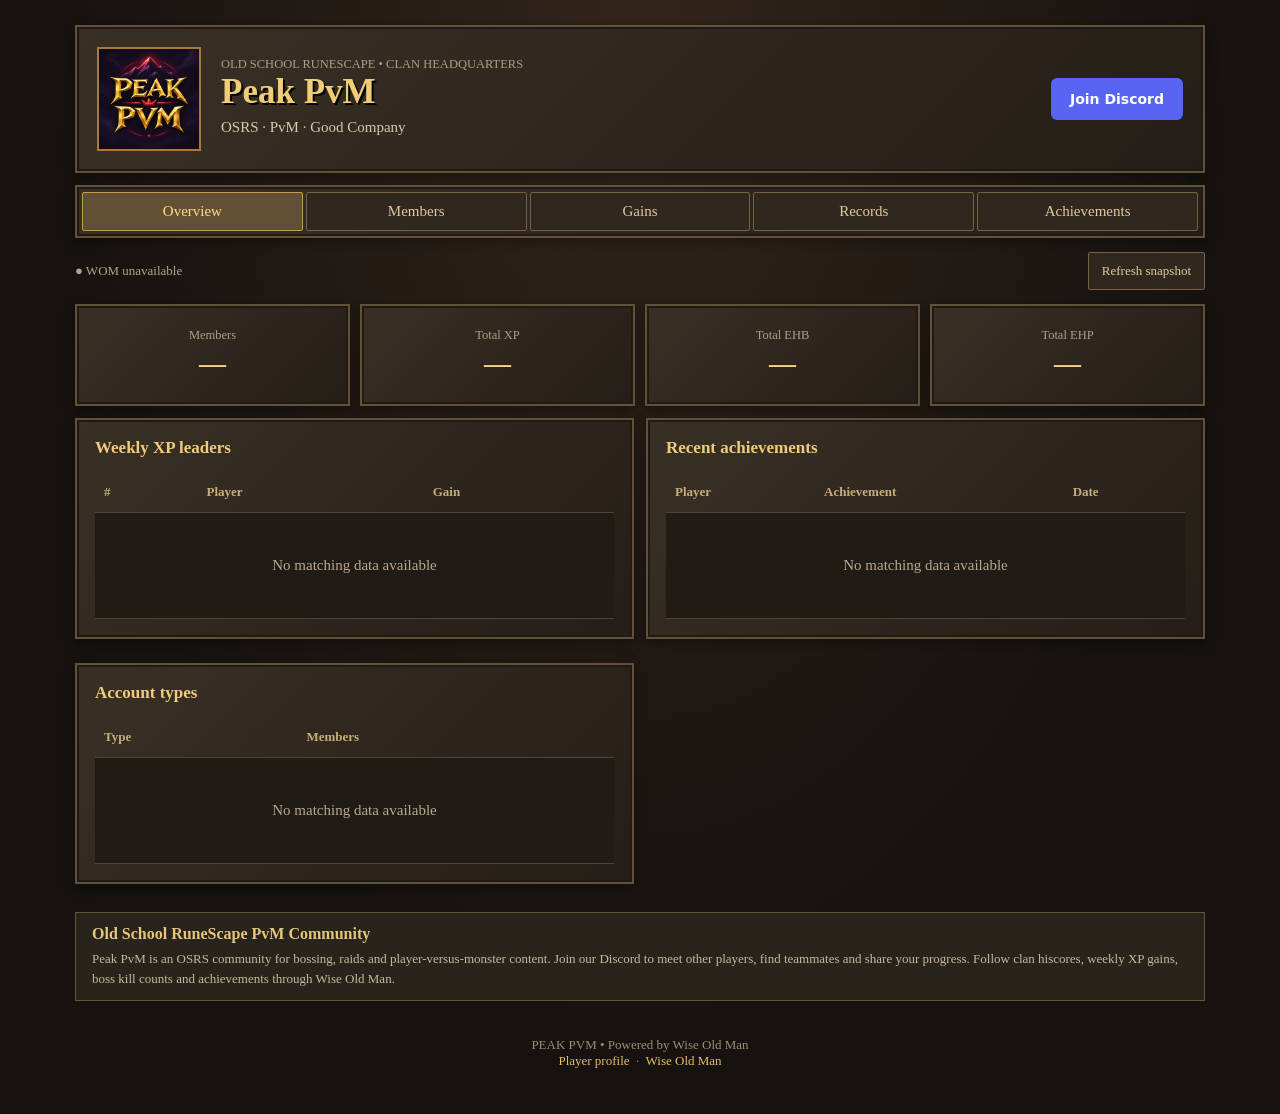
<file: index.html>
<!doctype html><html lang="en"><head><meta charset="utf-8"><meta name="viewport" content="width=device-width,initial-scale=1"><title>Peak PvM | OSRS PvM Clan, Bossing &amp; Raids Community</title><meta name="description" content="Join Peak PvM, an Old School RuneScape (OSRS) community for PvM, bossing and raids. Explore clan hiscores, weekly XP gains, member stats and achievements powered by Wise Old Man."><meta name="robots" content="index,follow"><link rel="canonical" href="https://peakpvm.com/"><meta property="og:type" content="website"><meta property="og:site_name" content="Peak PvM"><meta property="og:title" content="Peak PvM | OSRS PvM Clan, Bossing &amp; Raids Community"><meta property="og:description" content="Join Peak PvM, an Old School RuneScape (OSRS) community for PvM, bossing and raids. Explore clan hiscores, weekly XP gains, member stats and achievements powered by Wise Old Man."><meta property="og:url" content="https://peakpvm.com/"><meta property="og:image" content="https://peakpvm.com/logo2.png"><meta name="twitter:card" content="summary"><meta name="twitter:title" content="Peak PvM | OSRS PvM Clan, Bossing &amp; Raids Community"><meta name="twitter:description" content="Join Peak PvM, an Old School RuneScape (OSRS) community for PvM, bossing and raids. Explore clan hiscores, weekly XP gains, member stats and achievements powered by Wise Old Man."><meta name="twitter:image" content="https://peakpvm.com/logo2.png"><link rel="icon" type="image/png" href="/logo2.png"><script type="application/ld+json">{"@context": "https://schema.org", "@graph": [{"@type": "WebSite", "@id": "https://peakpvm.com/#website", "url": "https://peakpvm.com/", "name": "Peak PvM", "description": "Join Peak PvM, an Old School RuneScape (OSRS) community for PvM, bossing and raids. Explore clan hiscores, weekly XP gains, member stats and achievements powered by Wise Old Man.", "publisher": {"@id": "https://peakpvm.com/#organization"}}, {"@type": "Organization", "@id": "https://peakpvm.com/#organization", "name": "Peak PvM", "url": "https://peakpvm.com/", "description": "Join Peak PvM, an Old School RuneScape (OSRS) community for PvM, bossing and raids. Explore clan hiscores, weekly XP gains, member stats and achievements powered by Wise Old Man.", "logo": "https://peakpvm.com/logo2.png", "sameAs": ["https://discord.gg/GbzsvT7Vfk", "https://wiseoldman.net/groups/26159"]}]}</script><style>
*{box-sizing:border-box}body{margin:0;background:radial-gradient(ellipse at top,#33251b,#15120f 65%);color:#d8c9ae;font:15px Georgia,serif;min-height:100vh}main{max-width:1160px;margin:25px auto;padding:0 15px}header,.panel,nav,.stat{background:linear-gradient(135deg,#393025,#251e18);border:2px solid #635039;box-shadow:inset 0 0 0 2px #201a14,0 4px 12px #0005}header{display:flex;align-items:center;gap:20px;padding:20px}header img{width:104px;border:2px solid #ad7735}h1{font-size:35px;margin:0;color:#f2cd77;text-shadow:2px 2px #000}small,.muted{color:#ad9e86}header p{margin:7px 0}nav{display:flex;flex-wrap:wrap;margin:12px 0;gap:3px;padding:5px}button,select,input,a.btn{font:inherit;color:#e0c99d;background:#30271e;border:1px solid #796044;padding:10px 13px;border-radius:2px}button,a.btn{cursor:pointer}button:hover,button.active{background:#625034;color:#ffdb81;border-color:#c69b50}a{color:#e9bc66;text-decoration:none}nav button{flex:1}h2,h3{color:#efcb7e;margin:0 0 14px}h2{font-size:22px}h3{font-size:17px}.stats{display:grid;grid-template-columns:repeat(4,1fr);gap:10px;margin-bottom:12px}.stat{padding:20px;text-align:center}.stat strong{display:block;font-size:27px;color:#f3d08b;margin:5px}.panel{padding:18px;margin-bottom:12px}.cols{display:grid;grid-template-columns:1fr 1fr;gap:12px}.toolbar{display:flex;gap:8px;flex-wrap:wrap;margin-bottom:16px}.toolbar input{flex:1;min-width:120px}table{width:100%;border-collapse:collapse;text-align:left}th,td{padding:12px 9px;border-bottom:1px solid #514331}th{color:#c8ac7a;font-size:13px;cursor:pointer}td:last-child{color:#9cba73}tbody tr:nth-child(odd){background:#211b16} .empty{text-align:center;padding:32px 10px;color:#b8a88d}.badge{color:#e7b76b;border:1px solid #796044;padding:5px 8px;font-size:12px}.status{display:flex;align-items:center;justify-content:space-between;gap:8px;margin:14px 0;font-size:13px;color:#b4a48c}.dot{color:#e4a953}footer{text-align:center;color:#9d8c73;padding:20px;font-size:13px}.scroll{overflow:auto}.rank{display:flex;justify-content:space-between;border-bottom:1px solid #55432d;padding:13px 0}@media(max-width:650px){.cols{grid-template-columns:1fr}.stats{grid-template-columns:repeat(2,1fr)}header{padding:12px;gap:12px}header img{width:76px}h1{font-size:27px}nav button{flex:1 0 22%;padding:9px 4px}main{margin:10px auto}.panel{padding:12px}td,th{white-space:nowrap}}
.discord{margin-left:auto;background:#5865f2;color:white;padding:13px 19px;border-radius:6px;font:600 14px system-ui;white-space:nowrap}.discord:hover{background:#4752c4}@media(max-width:650px){header{flex-wrap:wrap}.discord{margin-left:0}} dialog{width:min(620px,96vw);max-height:90vh;overflow:auto;background:#222;color:#ddd;border:2px solid #776044;padding:12px;box-shadow:0 10px 50px #000b;font:14px Arial,sans-serif}dialog::backdrop{background:#000b}.profile-head{display:flex;align-items:center;justify-content:space-between;gap:10px;border-bottom:1px solid #514331;padding-bottom:8px}.profile-head h2{margin:0}.profile-close{padding:4px 10px}.profile-grids{display:grid;grid-template-columns:1fr 1fr;gap:12px;margin-top:12px}.profile-grid{display:grid;grid-template-columns:repeat(3,minmax(0,1fr));background:#1e1e1e;padding:5px;gap:2px}.profile-cell{display:flex;align-items:center;gap:4px;min-height:30px;font-size:11px;font-variant-numeric:tabular-nums;white-space:nowrap}.profile-cell img{width:24px;height:24px;object-fit:contain;image-rendering:pixelated}.profile-cell strong{font-weight:normal}.profile-cell .short{font-size:9px;color:#bba47d;max-width:30px;overflow:hidden}.profile-summary{font-size:12px;color:#c4aa79;margin-top:9px}.player-popup{background:none;border:0;padding:0;color:#e9bc66;text-align:left}.player-popup:hover{background:none;text-decoration:underline}.profile-grid-title{font-size:13px;margin:0 0 5px;color:#e9bc66}@media(max-width:520px){.profile-grids{grid-template-columns:1fr}.profile-cell{font-size:12px}}.clan-about{margin:16px 0;padding:12px 16px;border:1px solid #665436;background:#28231b;color:#c7b99c}.clan-about h2{font-size:16px;color:#e6c57d;margin:0 0 6px}.clan-about p{margin:0;line-height:1.5;font-size:13px}</style></head><body><main><header><img alt="Peak PvM logo" src="/logo2.png"><div><small>OLD SCHOOL RUNESCAPE • CLAN HEADQUARTERS</small><h1>Peak PvM</h1><p>OSRS · PvM · Good Company</p></div><a class="discord" href="https://discord.gg/GbzsvT7Vfk" target="_blank" rel="noopener">Join Discord</a></header><nav id="nav"></nav><div class="status"><span id="sync"><span class="dot">●</span> Connecting to WOM group 26159</span><button id="refresh">Refresh snapshot</button></div><section id="content"></section><section class="clan-about" aria-label="About Peak PvM"><h2>Old School RuneScape PvM Community</h2><p>Peak PvM is an OSRS community for bossing, raids and player-versus-monster content. Join our Discord to meet other players, find teammates and share your progress. Follow clan hiscores, weekly XP gains, boss kill counts and achievements through Wise Old Man.</p></section><footer>PEAK PVM • Powered by Wise Old Man<br><a href="https://peakpvm.com/sniffin/">Player profile</a> &nbsp;·&nbsp; <a href="https://wiseoldman.net/groups/26159">Wise Old Man</a></footer></main><dialog id="member-dialog" aria-labelledby="member-title"><div class="profile-head"><h2 id="member-title"></h2><form method="dialog"><button class="profile-close" aria-label="Close profile">✕</button></form></div><div id="member-profile"></div></dialog><script>
const tabs=['Overview','Members','Gains','Records','Achievements'];
const base='https://api.wiseoldman.net/v2/groups/26159';const $=id=>document.getElementById(id), esc=x=>String(x??'—').replace(/[&<>"']/g,c=>({'&':'&amp;','<':'&lt;','>':'&gt;','"':'&quot;',"'":'&#39;'}[c]));const fmt=x=>typeof x==='number'&&x>=0?x.toLocaleString(undefined,{maximumFractionDigits:1}):'—';const label=x=>String(x||'').replaceAll('_',' ').replace(/\b\w/g,c=>c.toUpperCase());const date=x=>x?new Date(x).toLocaleString():'—';const player=p=>p?`<a target="_blank" rel="noopener" href="https://wiseoldman.net/players/${encodeURIComponent(p.username||p.displayName)}">${esc(p.displayName||p.username)}</a>`:'—';
let queue=Promise.resolve(), next=0, cooldown=0, pending=new Map(), cache=new Map(), errors=new Map();let version=0;const sleep=ms=>new Promise(r=>setTimeout(r,ms));
function cached(k){if(cache.has(k))return cache.get(k);try{let v=JSON.parse(localStorage.getItem('peak26159:'+k));if(v&&v.time&&v.data){cache.set(k,v);return v}}catch{}return null}
function load(k,ttl=3600000){let old=cached(k);if(old&&Date.now()-old.time<ttl)return Promise.resolve(old.data);if(pending.has(k))return pending.get(k);let job=queue.then(async()=>{if(Date.now()<cooldown)return old?.data;await sleep(Math.max(0,next-Date.now()));next=Date.now()+4000;try{let r=await fetch(base+k,{signal:AbortSignal.timeout(18000)});if(!r.ok){let retry=r.headers.get('Retry-After');let delay=retry?(Number.isFinite(Number(retry))?Number(retry)*1000:Date.parse(retry)-Date.now()):60000;if(r.status===429)cooldown=Date.now()+Math.max(60000,delay||0);throw Error('HTTP '+r.status)}let d=await r.json();if(k===''?d.id!==26159||!Array.isArray(d.memberships):!Array.isArray(d))throw Error('Unexpected data');let v={time:Date.now(),data:d};cache.set(k,v);try{localStorage.setItem('peak26159:'+k,JSON.stringify(v))}catch{}errors.delete(k);return d}catch(e){errors.set(k,e.message);cooldown=Math.max(cooldown,Date.now()+30000);return old?.data}});queue=job.catch(()=>{});pending.set(k,job);job.finally(()=>pending.delete(k));return job}
const panel=(t,b)=>`<section class="panel"><h3>${t}</h3>${b}</section>`;const empty=t=>`<div class="empty">${esc(t)}</div>`;const table=(heads,rows)=>`<div class="scroll"><table><thead><tr>${heads.map(h=>`<th>${h}</th>`).join('')}</tr></thead><tbody>${rows.length?rows.map(r=>`<tr>${r.map(c=>`<td>${c}</td>`).join('')}</tr>`).join(''):`<tr><td colspan="${heads.length}">${empty('No matching data available')}</td></tr>`}</tbody></table></div>`;
const state={metric:'overall',period:'week',search:'',type:'all',status:'all'};let datasets={};const periods=['day','week','month','year'];const fallback=['overall','attack','defence','strength','hitpoints','ranged','prayer','magic','cooking','woodcutting','fletching','fishing','firemaking','crafting','smithing','mining','herblore','agility','thieving','slayer','farming','runecrafting','hunter','construction','sailing','ehb','ehp','abyssal_sire','corrupted_gauntlet','zulrah','vorkath','chambers_of_xeric','theatre_of_blood','tombs_of_amascut'];
const snap=r=>r?.data?.data||r?.data||{};function metrics(){let m=new Set(fallback);for(let r of datasets.h||[])for(let cat of Object.values(snap(r)))for(let k of Object.keys(cat||{}))m.add(k);for(let r of datasets.g||[])for(let d of r.data||[])m.add(d.metric);return [...m]}
function select(k,opts){return `<select aria-label="${k}" onchange="change('${k}',this.value)">${opts.map(x=>`<option value="${esc(x)}" ${state[k]===x?'selected':''}>${esc(label(x))}</option>`).join('')}</select>`}function search(){return `<input aria-label="Search player" placeholder="Search player…" value="${esc(state.search)}" oninput="state.search=this.value;draw()">`}function change(k,v){state[k]=v;if(k==='period'||(k==='metric'&&active()==='Records'))run();else draw()}function matches(p){return (p?.displayName||p?.username||'').toLowerCase().includes(state.search.toLowerCase())}function active(){return tabs.find(t=>t.toLowerCase()===location.hash.slice(1))||'Overview'}const tool=(...x)=>`<div class="toolbar">${x.join('')}</div>`;const metric=()=>select('metric',metrics());const gain=(data,m)=> (data||[]).map(r=>({p:r.player,v:r.data?.find(d=>d.metric===m)?.gained})).filter(r=>typeof r.v==='number'&&matches(r.p)).sort((a,b)=>b.v-a.v);const compStatus=c=>Date.now()<Date.parse(c.startsAt)?'upcoming':Date.now()<Date.parse(c.endsAt)?'active':'completed';
function draw(){let t=active(), d=datasets, html='';let roster=d.group?.memberships;let lookup=new Map((d.h||[]).map(r=>[r.player.id,r]));let sum=k=>roster&&roster.every(r=>typeof r.player?.[k]==='number'&&r.player[k]>=0)?fmt(roster.reduce((s,r)=>s+r.player[k],0)):'—';let ach=(a)=>table(['Player','Achievement','Date'],(a||[]).filter(r=>matches(r.player)).map(r=>[esc(r.player?.displayName||r.player?.username),esc(r.name),esc(date(r.createdAt))]));let comps=(a)=>table(['Competition','Metric','Status','Ends'],(a||[]).map(c=>[`<a target="_blank" rel="noopener" href="https://wiseoldman.net/competitions/${Number(c.id)}">${esc(c.title)}</a>`,esc(label(c.metric)),compStatus(c),esc(date(c.endsAt))]));let gains=(a,m,n)=>table(['#','Player','Gain'],gain(a,m).slice(0,n).map((r,i)=>[i+1,memberButton(r.p),fmt(r.v)]));
if(t==='Overview'){let types={};for(let r of roster||[])types[r.player.type]=(types[r.player.type]||0)+1;html=`<div class="stats">${[['Members',roster?fmt(roster.length):'—'],['Total XP',sum('exp')],['Total EHB',sum('ehb')],['Total EHP',sum('ehp')]].map(([k,v])=>`<div class="stat"><small>${k}</small><strong>${v}</strong></div>`).join('')}</div><div class="cols">${panel('Weekly XP leaders',gains(d.g,'overall',10))}${panel('Recent achievements',ach(d.a?.slice(0,8)))}${panel('Account types',table(['Type','Members'],Object.entries(types).map(([k,v])=>[esc(label(k)),fmt(v)])))}</div>`}
if(t==='Members')html=panel('Clan roster',tool(search(),select('type',['all',...new Set((roster||[]).map(r=>r.player.type))]))+table(['#','Player','Type','Total level','XP','EHB','EHP','WOM updated'],(roster||[]).filter(r=>matches(r.player)&&(state.type==='all'||state.type===r.player.type)).sort((a,b)=>b.player.exp-a.player.exp).map((r,i)=>[i+1,memberButton(r.player),esc(label(r.player.type)),fmt(snap(lookup.get(r.player.id)).skills?.overall?.level),fmt(r.player.exp),fmt(r.player.ehb),fmt(r.player.ehp),esc(date(r.player.updatedAt))])));
if(t==='Gains')html=panel('Clan gains',tool(select('period',periods),metric(),search())+gains(d.g,state.metric,Infinity));if(t==='Records')html=panel('Clan records',tool(select('period',periods),metric())+table(['Rank','Player','Record','Date'],(d.r||[]).map((r,i)=>[i+1,player(r.player),fmt(r.value),esc(date(r.updatedAt))])));if(t==='Achievements')html=panel('Recent achievements',tool(search())+ach(d.a));let focused=document.activeElement?.getAttribute('aria-label')==='Search player';let pos=focused?document.activeElement.selectionStart:0;$('content').innerHTML=html;if(focused){let el=$('content').querySelector('input');if(el){el.focus();el.setSelectionRange(pos,pos)}}}
async function run(){let v=++version,t=active();$('nav').innerHTML=tabs.map(x=>`<button class="${x===t?'active':''}" onclick="location.hash='${x.toLowerCase()}'">${x}</button>`).join('');$('sync').textContent='● Loading WOM snapshot…';let req=t==='Overview'?[['group','',1800000],['g','/bulk-gained?period=week'],['a','/achievements?limit=50'],['h','/bulk-hiscores']]:t==='Members'?[['group','',1800000],['h','/bulk-hiscores']]:t==='Gains'?[['g','/bulk-gained?period='+state.period],['h','/bulk-hiscores']]:t==='Records'?[['r','/records?metric='+encodeURIComponent(state.metric)+'&period='+state.period+'&limit=50',21600000]]:[['a','/achievements?limit=50']];for(let [name,k] of req)datasets[name]=cached(k)?.data;draw();await Promise.all(req.map(async([name,k,ttl])=>{let data=await load(k,ttl);if(v===version){datasets[name]=data;draw()}}));if(v!==version)return;let good=req.filter(([n])=>datasets[n]!==undefined).length;let stale=req.some(([,k,ttl])=>!cached(k)||Date.now()-cached(k).time>(ttl||3600000));let times=req.map(([,k])=>cached(k)?.time).filter(Boolean);$('sync').textContent='● '+(good===0?'WOM unavailable':good<req.length?'Partial data':stale?'Cached data':'WOM snapshot')+(times.length?' · Oldest retrieved '+date(Math.min(...times)):'');$('sync').title=req.map(([,k])=>(k||'Group')+': '+(cached(k)?date(cached(k).time):'unavailable')+(errors.has(k)?' · '+errors.get(k):'')).join('\n')}
const skillIcons={"attack": "[data-uri]", "hitpoints": "[data-uri]", "mining": "[data-uri]", "strength": "[data-uri]", "agility": "[data-uri]", "smithing": "[data-uri]", "defence": "[data-uri]", "herblore": "[data-uri]", "fishing": "[data-uri]", "ranged": "[data-uri]", "thieving": "[data-uri]", "cooking": "[data-uri]", "prayer": "[data-uri]", "crafting": "[data-uri]", "firemaking": "[data-uri]", "magic": "[data-uri]", "fletching": "[data-uri]", "woodcutting": "[data-uri]", "runecrafting": "[data-uri]", "slayer": "[data-uri]", "farming": "[data-uri]", "construction": "[data-uri]", "hunter": "[data-uri]", "sailing": "[data-uri]"};const skillOrder=Object.keys(skillIcons);function memberButton(p){return `<button class="player-popup" data-member="${esc(p.id)}">${esc(p.displayName||p.username)}</button>`}function profileCell(k,v,skill){let name=label(k), icon=skillIcons[k];let src=icon||('https://raw.githubusercontent.com/wise-old-man/wise-old-man/master/app/public/img/metrics/'+encodeURIComponent(k)+'.png');let short=name.split(' ').map(w=>w[0]).join('').slice(0,4);return `<div class="profile-cell" title="${esc(name)}: ${fmt(v)}"><img src="${esc(src)}" alt="${esc(name)}" onerror="if(!this.dataset.retry){this.dataset.retry=1;this.src='https://wiseoldman.net/img/metrics/'+encodeURIComponent(this.dataset.metric)+'.png'}else{this.hidden=true;this.nextElementSibling.hidden=false}" data-metric="${esc(k)}"><span class="short" hidden>${esc(short)}</span><strong>${fmt(v)}</strong></div>`}async function openMember(id){let r=(datasets.h||[]).find(x=>String(x.player.id)===String(id));if(!r){let dlg=$('member-dialog');$('member-title').textContent='Player profile';$('member-profile').textContent='Loading shared hiscores snapshot…';if(!dlg.open)dlg.showModal();let data=await load('/bulk-hiscores');if(!dlg.open)return;datasets.h=data||datasets.h;r=(datasets.h||[]).find(x=>String(x.player.id)===String(id));if(!r){$('member-profile').textContent='Player snapshot unavailable from Wise Old Man.';return;}}let d=snap(r),p=r.player,skills=d.skills||{},bosses=d.bosses||{};let dlg=$('member-dialog');$('member-title').textContent=p.displayName||p.username;$('member-profile').innerHTML=`<div class="profile-summary">Total level: ${fmt(skills.overall?.level)} · EHB: ${fmt(d.computed?.ehb?.value??p.ehb)} · EHP: ${fmt(d.computed?.ehp?.value??p.ehp)} · ${player(p)}</div><div class="profile-grids"><section><h3 class="profile-grid-title">Skills</h3><div class="profile-grid">${skillOrder.map(k=>profileCell(k,skills[k]?.level,true)).join('')}</div></section><section><h3 class="profile-grid-title">Boss kill counts</h3><div class="profile-grid">${Object.keys(bosses).map(k=>profileCell(k,bosses[k]?.kills,false)).join('')||'No boss snapshot available'}</div></section></div>`;if(!dlg.open)dlg.showModal()}document.addEventListener('click',e=>{let b=e.target.closest('[data-member]');if(b)openMember(b.dataset.member)});$('member-dialog').addEventListener('click',e=>{if(e.target===$('member-dialog'))$('member-dialog').close()});
$('refresh').onclick=run;window.addEventListener('hashchange',()=>{state.search='';run()});run();
</script><script defer src="/analytics.js?v=20261123-1"></script></body></html>
</file>
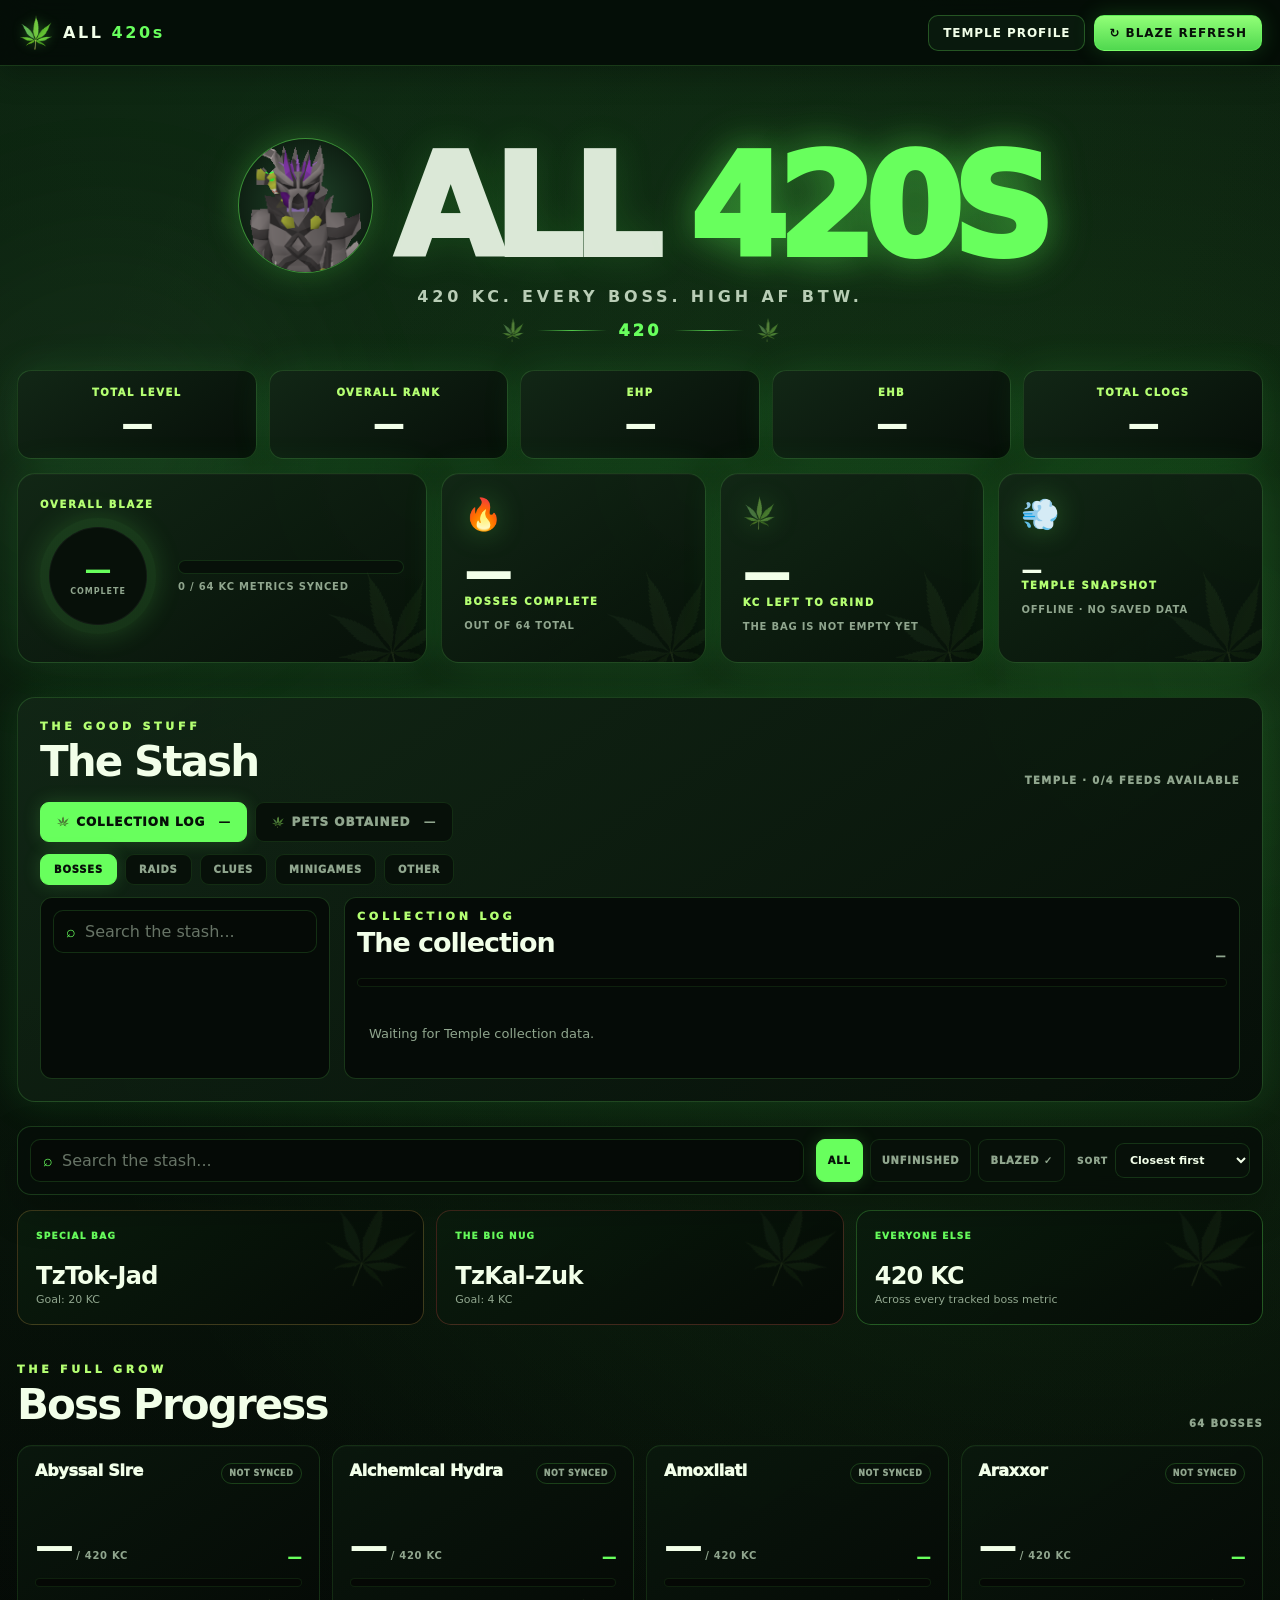
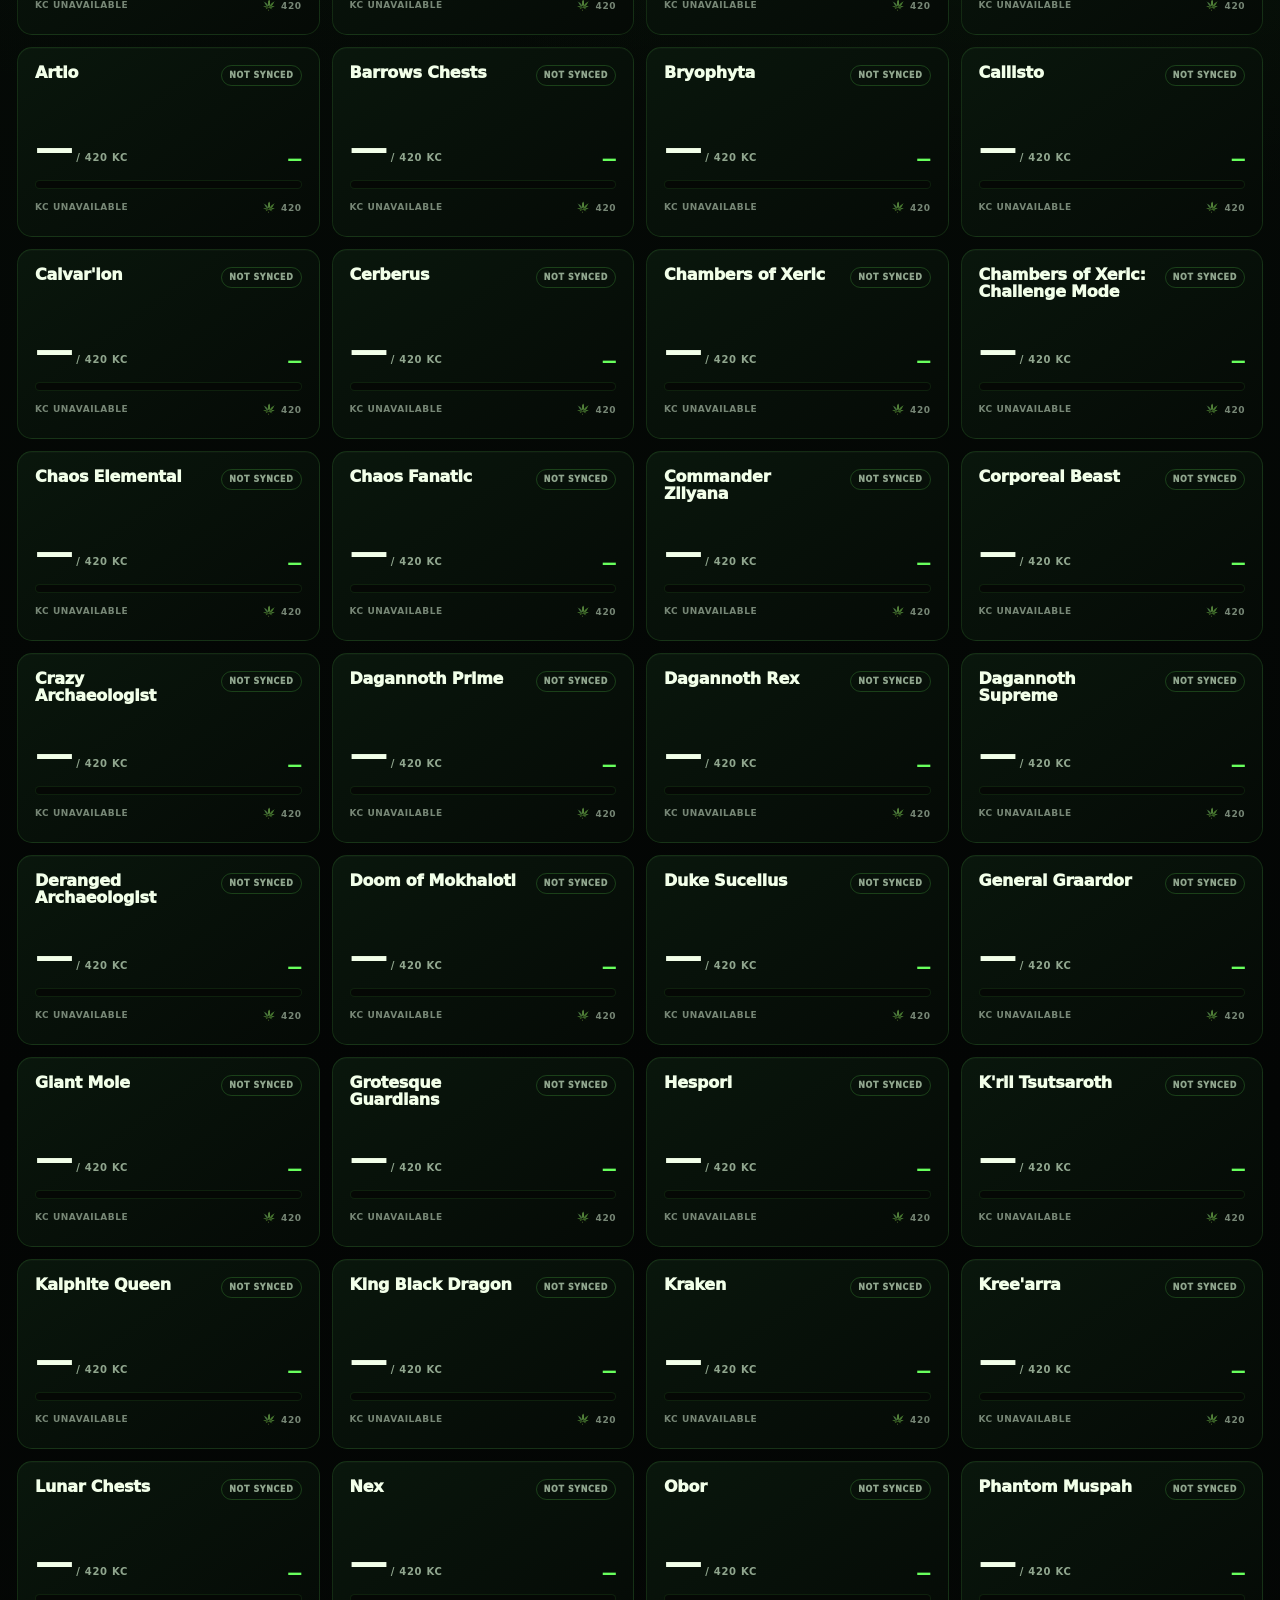
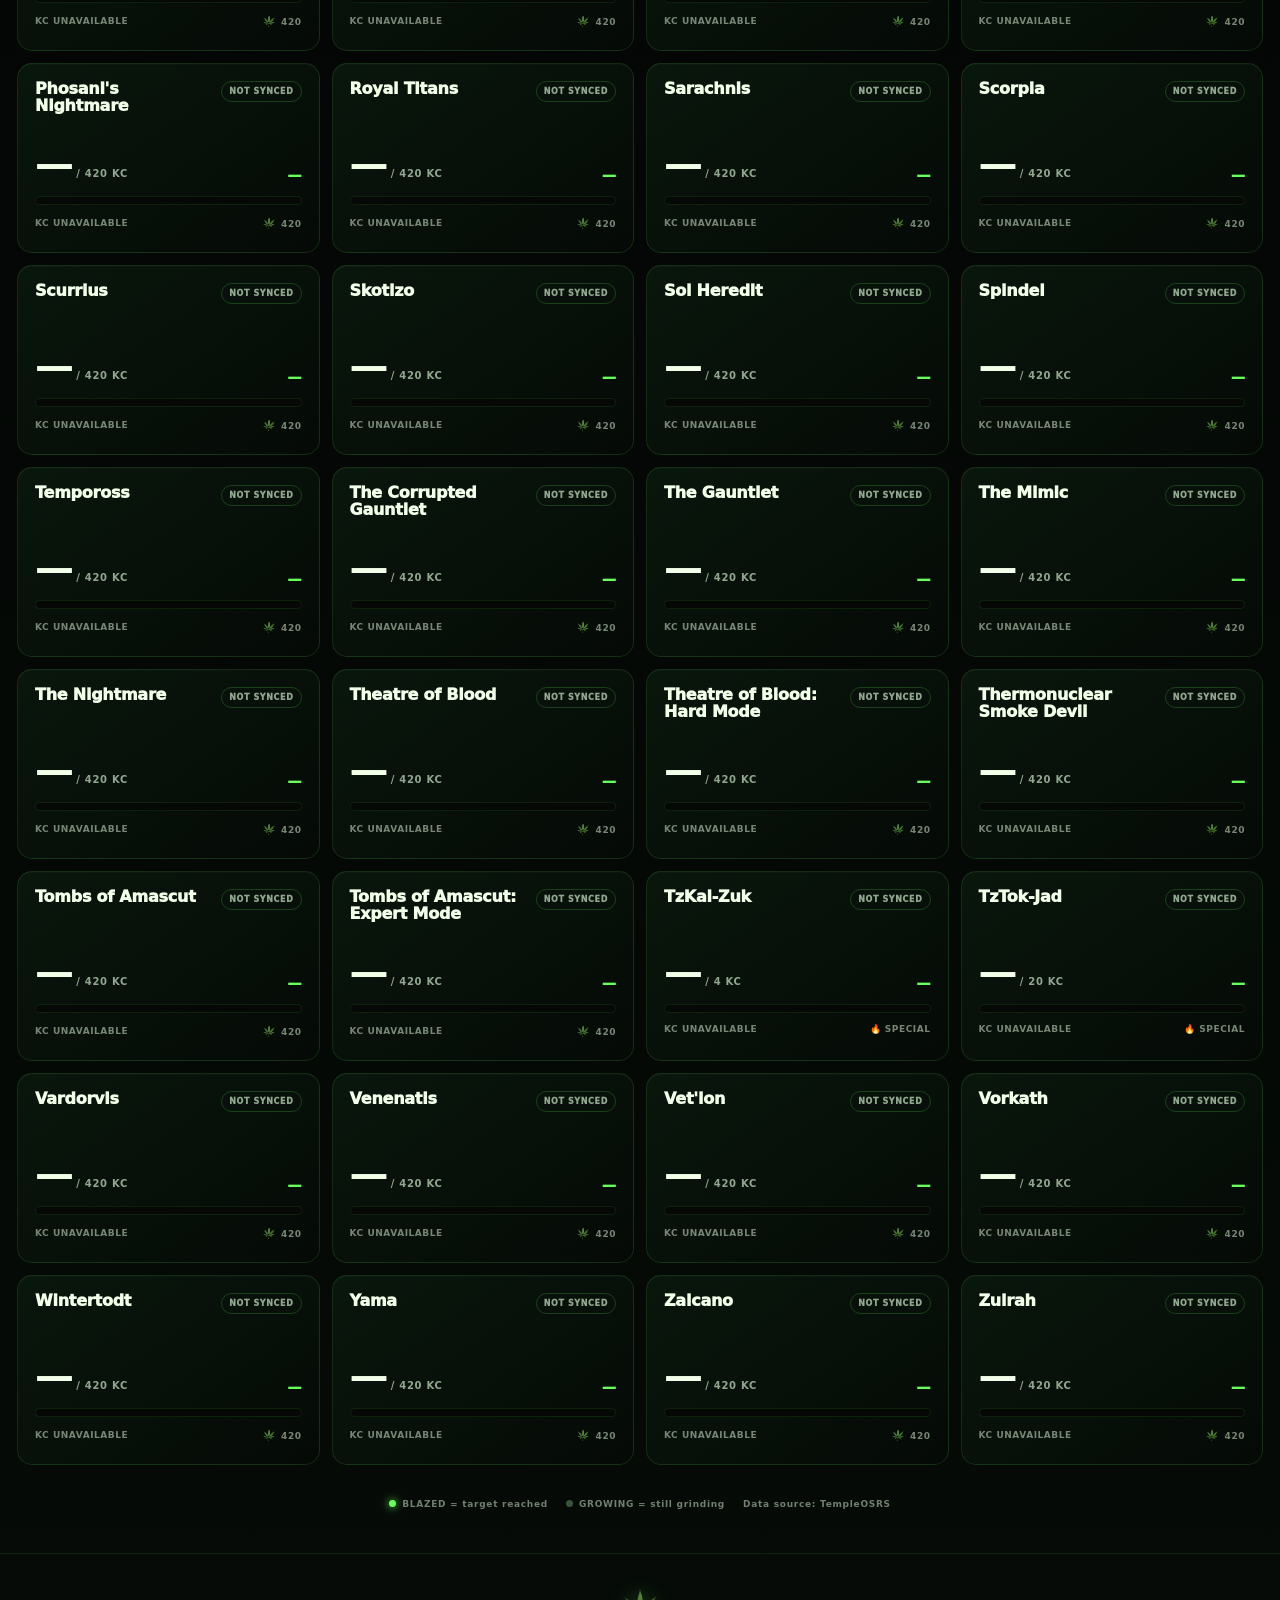
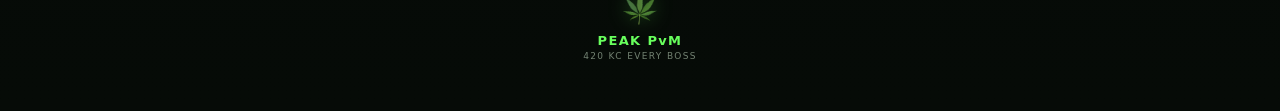
<file: 420s/index.html>
<!doctype html><html lang="en"><head><meta charset="utf-8"><meta name="viewport" content="width=device-width, initial-scale=1"><meta name="theme-color" content="#071009"><title>all 420s | Peak PvM</title><meta name="description" content="all 420s boss KC progress tracker for Peak PvM. 420 KC at every boss, tracked through TempleOSRS."><link rel="icon" href="potleaf.png"><link rel="stylesheet" href="styles.css"></head><body>
<div class="smoke smoke-a"></div><div class="smoke smoke-b"></div><div class="leaf-field" id="leafField" aria-hidden="true"></div>
<header class="topbar"><a class="brand" href="./index.html"><span class="brand-mark pot-leaf"></span><span>ALL <b>420s</b></span></a><div class="top-actions"><a class="ghost-btn" href="https://templeosrs.com/player/overview.php?player=all%20420s" target="_blank" rel="noreferrer">TEMPLE PROFILE</a><button class="refresh-btn" id="refreshBtn">↻ BLAZE REFRESH</button></div></header>
<main class="shell"><section class="hero"><div class="hero-title"><img class="avatar" src="avatar.png" alt="all 420s character"><h1><span>ALL</span> <strong>420s</strong></h1></div><p class="hero-sub">420 KC. EVERY BOSS. HIGH AF BTW.</p><div class="weed-divider"><span class="divider-leaf pot-leaf"></span><i></i><span>420</span><i></i><span class="divider-leaf pot-leaf"></span></div>
<div class="account-grid" id="accountGrid"><div><span>TOTAL LEVEL</span><strong id="level">—</strong></div><div><span>OVERALL RANK</span><strong id="rank">—</strong></div><div><span>EHP</span><strong id="ehp">—</strong></div><div><span>EHB</span><strong id="ehb">—</strong></div><div><span>TOTAL CLOGS</span><strong id="clogs">—</strong></div></div>
<div class="hero-grid"><article class="stat-card main-stat"><div class="stat-label">OVERALL BLAZE</div><div class="ring-wrap"><div class="ring" id="overallRing"><div class="ring-inner"><strong id="overallPercent">—</strong><span>COMPLETE</span></div></div></div><div class="mega-progress"><span id="overallBar"></span></div><div class="stat-foot" id="overallKc">— TARGET KC</div></article><article class="stat-card"><div class="stat-icon">🔥</div><div class="stat-value" id="bossesDone">—</div><div class="stat-label">BOSSES COMPLETE</div><div class="stat-foot" id="bossesTotal">OUT OF — TOTAL</div></article><article class="stat-card"><div class="stat-icon pot-leaf"></div><div class="stat-value" id="remainingKc">—</div><div class="stat-label">KC LEFT TO GRIND</div><div class="stat-foot">THE BAG IS NOT EMPTY YET</div></article><article class="stat-card"><div class="stat-icon">💨</div><div class="stat-value small" id="lastUpdated">—</div><div class="stat-label">TEMPLE SNAPSHOT</div><div class="stat-foot" id="syncStatus" role="status">LOADING THE STASH...</div></article></div></section>
<section class="stash-panel" aria-label="Collection log and pets"><div class="section-title-row"><div><div class="eyebrow">THE GOOD STUFF</div><h2>The Stash</h2></div><span class="results-count" id="stashStatus" role="status">TEMPLE · NOT SYNCED</span></div><div class="stash-tabs" role="group" aria-label="Stash views"><button class="filter active" id="logTab" aria-pressed="true"><i class="mini-pot-leaf pot-leaf"></i> COLLECTION LOG <b id="logTotal">—</b></button><button class="filter" id="petsTab" aria-pressed="false"><i class="mini-pot-leaf pot-leaf"></i> PETS OBTAINED <b id="petTotal">—</b></button></div><div id="logPanel"><div class="stash-categories" id="logCategories"></div><div class="stash-layout"><aside><div class="search-wrap"><span>⌕</span><input id="logSearch" type="search" placeholder="Search the stash..."></div><div id="logEntries" class="log-entries"></div></aside><div class="stash-detail"><div class="section-title-row"><div><div class="eyebrow">COLLECTION LOG</div><h3 id="logName">The collection</h3></div><span id="logCount" class="results-count">—</span></div><div class="progress-track"><span id="logBar" style="width:0%"></span></div><div id="logItems" class="log-items"><p>Waiting for Temple collection data.</p></div></div></div></div><div id="petsPanel" hidden><div class="pet-banner"><i class="pot-leaf"></i><div><div class="eyebrow">THE HIGH SOCIETY</div><h3>Little Buds</h3><p>THE CREW · PETS OBTAINED</p></div><strong id="petBannerCount">—</strong></div><div id="petGrid" class="pet-grid"></div></div></section><section class="controls-panel"><div class="search-wrap"><span>⌕</span><input id="searchInput" type="search" placeholder="Search the stash..." autocomplete="off"></div><div class="filters" role="group" aria-label="Boss filters"><button class="filter active" data-filter="all">ALL</button><button class="filter" data-filter="unfinished">UNFINISHED</button><button class="filter" data-filter="complete">BLAZED ✓</button></div><div class="sort-wrap"><label for="sortSelect">SORT</label><select id="sortSelect"><option value="progress-desc">Closest first</option><option value="progress-asc">Lowest first</option><option value="name">A → Z</option><option value="kc-desc">Highest KC</option></select></div></section>
<section class="specials"><div class="special-card jad"><span class="special-tag">SPECIAL BAG</span><strong>TzTok-Jad</strong><span>Goal: 20 KC</span></div><div class="special-card zuk"><span class="special-tag">THE BIG NUG</span><strong>TzKal-Zuk</strong><span>Goal: 4 KC</span></div><div class="special-card standard"><span class="special-tag">EVERYONE ELSE</span><strong>420 KC</strong><span>Across every tracked boss metric</span></div></section>
<section class="boss-section"><div class="section-title-row"><div><div class="eyebrow">THE FULL GROW</div><h2>Boss Progress</h2></div><div class="results-count" id="resultsCount">0 BOSSES</div></div><div class="boss-grid" id="bossGrid"></div></section><section class="legend"><span><i class="dot complete-dot"></i>BLAZED = target reached</span><span><i class="dot active-dot"></i>GROWING = still grinding</span><span>Data source: TempleOSRS</span></section></main><footer><div class="footer-leaf pot-leaf"></div><strong>PEAK PvM</strong><span>420 KC EVERY BOSS</span></footer><script src="app.js?v=420s-api-394dcdbe"></script><script>if(location.protocol==='https:' && location.hostname==='peakpvm.com'){let s=document.createElement('script');s.src='/analytics.js?v=20261123-1';s.defer=true;document.body.append(s)}</script></body></html>
</file>
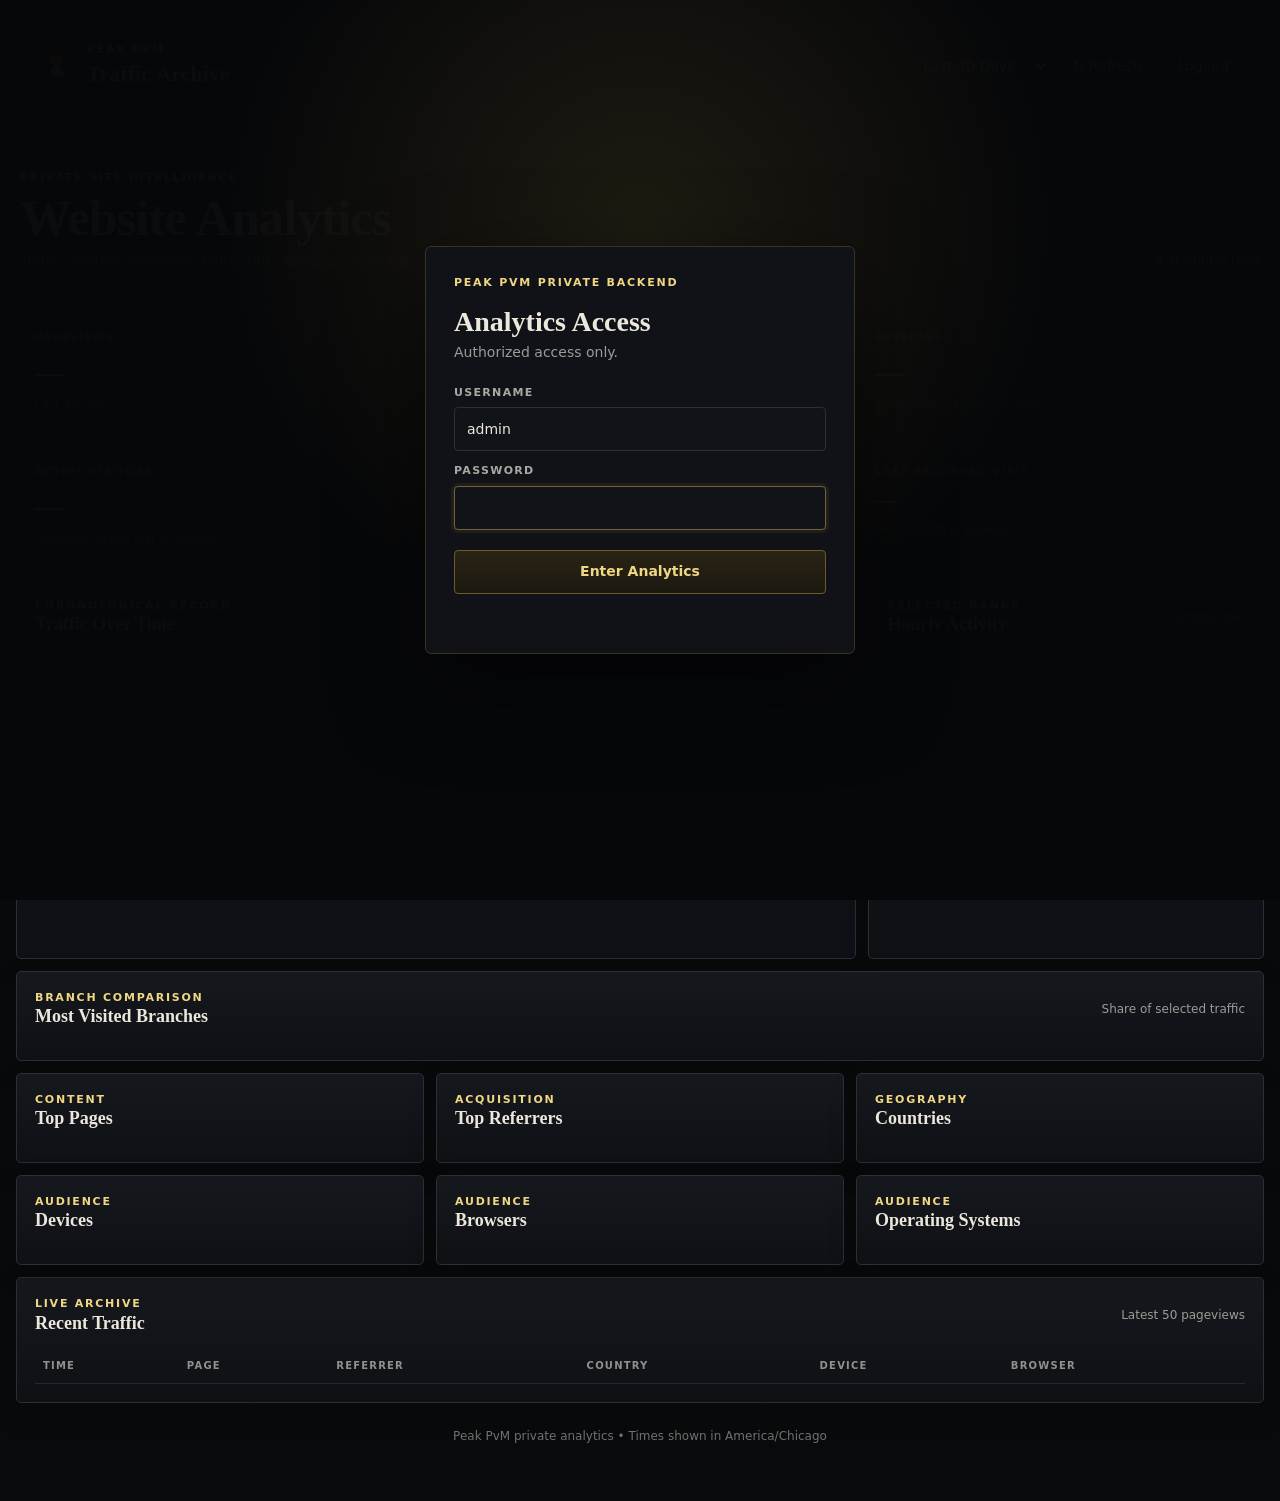
<file: admin/index.html>
<!doctype html>
<html lang="en">
<head>
  <meta charset="utf-8">
  <meta name="viewport" content="width=device-width, initial-scale=1">
  <meta name="robots" content="noindex,nofollow,noarchive">
  <title>Peak PvM | Analytics</title>
  <style>
    :root {
      --bg: #090a0c;
      --bg2: #0f1115;
      --panel: rgba(19, 22, 27, .92);
      --panel2: #15181d;
      --line: #2b3037;
      --line2: #3d3520;
      --text: #ece7dc;
      --muted: #9c9b96;
      --gold: #c9a84c;
      --gold2: #f0d783;
      --green: #7fcf9c;
      --red: #e07a7a;
      --shadow: 0 18px 50px rgba(0,0,0,.32);
    }
    * { box-sizing: border-box; }
    html { color-scheme: dark; }
    body {
      margin: 0;
      min-height: 100vh;
      color: var(--text);
      background:
        radial-gradient(circle at 50% -15%, rgba(201,168,76,.11), transparent 34rem),
        linear-gradient(180deg, #0b0c0f 0%, var(--bg) 100%);
      font: 14px/1.5 Inter, ui-sans-serif, system-ui, -apple-system, BlinkMacSystemFont, "Segoe UI", sans-serif;
    }
    body::before {
      content: "";
      position: fixed;
      inset: 0;
      pointer-events: none;
      opacity: .12;
      background-image:
        linear-gradient(rgba(255,255,255,.025) 1px, transparent 1px),
        linear-gradient(90deg, rgba(255,255,255,.02) 1px, transparent 1px);
      background-size: 32px 32px;
      mask-image: linear-gradient(to bottom, black, transparent 75%);
    }
    button, input, select { font: inherit; }
    a { color: inherit; }
    .shell { width: min(1480px, calc(100% - 32px)); margin: 0 auto; padding: 24px 0 56px; }
    .topbar {
      display: flex; justify-content: space-between; align-items: center; gap: 18px;
      padding: 17px 20px; border: 1px solid var(--line); background: rgba(12,14,17,.88);
      backdrop-filter: blur(14px); box-shadow: var(--shadow); position: sticky; top: 12px; z-index: 5;
    }
    .brand { display:flex; align-items:center; gap:12px; min-width:0; }
    .mark {
      width:38px; height:38px; display:grid; place-items:center; border:1px solid var(--line2);
      background: linear-gradient(145deg, rgba(201,168,76,.18), rgba(201,168,76,.04));
      color:var(--gold2); font-size:20px;
    }
    .eyebrow { color:var(--gold2); letter-spacing:.16em; text-transform:uppercase; font-size:11px; font-weight:800; }
    h1 { font-family: Georgia, "Times New Roman", serif; font-size:21px; margin:0; letter-spacing:.02em; }
    .actions { display:flex; align-items:center; gap:10px; }
    .select, .btn, .input {
      border:1px solid var(--line); color:var(--text); background:#101318; border-radius:4px;
    }
    .select, .btn { min-height:38px; padding:0 12px; }
    .btn { cursor:pointer; transition:.15s ease; }
    .btn:hover { border-color:#5a5134; background:#151920; }
    .btn.primary { border-color:#6b5a2d; background:linear-gradient(180deg,#2a2414,#1b180f); color:var(--gold2); font-weight:800; }
    .hero {
      display:flex; align-items:end; justify-content:space-between; gap:24px;
      padding: 62px 4px 24px;
    }
    .hero h2 { margin:5px 0 7px; font: 700 clamp(32px, 4vw, 52px)/1 Georgia,serif; letter-spacing:-.02em; }
    .hero p { margin:0; color:var(--muted); max-width:760px; }
    .status { display:flex; align-items:center; gap:8px; color:#b8c5bc; white-space:nowrap; }
    .dot { width:8px; height:8px; border-radius:50%; background:var(--green); box-shadow:0 0 18px rgba(127,207,156,.75); }
    .cards { display:grid; grid-template-columns:repeat(3, minmax(0,1fr)); gap:12px; }
    .branch-tabs { display:flex; gap:8px; overflow-x:auto; padding:0 0 4px; margin:0 0 12px; scrollbar-width:thin; }
    .branch-tab { flex:0 0 auto; display:flex; align-items:center; gap:8px; border:1px solid var(--line); background:#101318; color:#b9b8b2; border-radius:4px; min-height:40px; padding:0 12px; cursor:pointer; }
    .branch-tab:hover { border-color:#5a5134; color:var(--text); }
    .branch-tab[aria-selected="true"] { color:var(--gold2); border-color:#6b5a2d; background:linear-gradient(180deg,#2a2414,#1b180f); }
    .branch-count { color:#858985; font-size:12px; font-variant-numeric:tabular-nums; }
    .branch-tab[aria-selected="true"] .branch-count { color:#d9c778; }
    .branch-table { width:100%; }
    .branch-table .bar-row { grid-template-columns:minmax(100px,1fr) minmax(80px,2fr) auto auto; }
    .branch-percent { color:var(--muted); min-width:42px; text-align:right; }
    .card, .panel {
      border:1px solid var(--line); background:linear-gradient(180deg,rgba(22,25,30,.96),rgba(15,17,21,.96));
      box-shadow:0 10px 28px rgba(0,0,0,.18); border-radius:5px;
    }
    .card { padding:18px; min-height:118px; }
    .label { color:var(--muted); text-transform:uppercase; font-size:10px; letter-spacing:.15em; font-weight:800; }
    .metric { font:700 30px/1.1 Georgia,serif; margin-top:10px; }
    .sub { color:#858985; margin-top:8px; font-size:12px; }
    .grid2 { display:grid; grid-template-columns:minmax(0, 1.7fr) minmax(320px, .8fr); gap:12px; margin-top:12px; }
    .grid3 { display:grid; grid-template-columns:repeat(3,minmax(0,1fr)); gap:12px; margin-top:12px; }
    .panel { padding:18px; overflow:hidden; }
    .panel-head { display:flex; justify-content:space-between; gap:16px; align-items:center; margin-bottom:14px; }
    .panel h3 { margin:0; font:700 18px/1.2 Georgia,serif; }
    .panel-note { color:var(--muted); font-size:12px; }
    canvas { width:100%; height:290px; display:block; }
    table { width:100%; border-collapse:collapse; }
    th, td { text-align:left; padding:10px 8px; border-bottom:1px solid #24282f; vertical-align:top; }
    th { color:#8e928d; font-size:10px; text-transform:uppercase; letter-spacing:.12em; font-weight:800; }
    td.num, th.num { text-align:right; white-space:nowrap; }
    tr:last-child td { border-bottom:0; }
    .bar-row { display:grid; grid-template-columns:minmax(90px,1fr) 3fr auto; gap:10px; align-items:center; margin:11px 0; }
    .bar-label { overflow:hidden; text-overflow:ellipsis; white-space:nowrap; color:#c9c8c2; }
    .bar-track { height:7px; background:#20242a; overflow:hidden; border-radius:999px; }
    .bar-fill { height:100%; background:linear-gradient(90deg,#85702f,var(--gold2)); border-radius:inherit; }
    .bar-value { color:#b7b7b2; font-variant-numeric:tabular-nums; }
    .empty { color:var(--muted); padding:34px 8px; text-align:center; }
    .footer { text-align:center; color:#6f736f; padding-top:24px; font-size:12px; }
    .login {
      position:fixed; inset:0; z-index:20; display:grid; place-items:center; padding:20px;
      background:
        radial-gradient(circle at 50% 25%, rgba(201,168,76,.12), transparent 26rem),
        rgba(7,8,10,.98);
    }
    .login.hidden { display:none; }
    .login-box {
      width:min(430px,100%); border:1px solid #393321; background:#101217; box-shadow:0 30px 90px rgba(0,0,0,.5);
      padding:28px; border-radius:6px;
    }
    .login-box h2 { margin:14px 0 4px; font:700 28px Georgia,serif; }
    .login-box p { color:var(--muted); margin:0 0 22px; }
    .field { margin:12px 0; }
    .field label { display:block; color:#a9a9a3; font-size:11px; font-weight:800; text-transform:uppercase; letter-spacing:.12em; margin-bottom:6px; }
    .input { width:100%; min-height:44px; padding:0 12px; outline:none; }
    .input:focus { border-color:#74633a; box-shadow:0 0 0 3px rgba(201,168,76,.08); }
    .login .btn { width:100%; min-height:44px; margin-top:8px; }
    .error { color:#f0a0a0; min-height:21px; margin-top:10px; }
    .loading { opacity:.55; pointer-events:none; }
    .mono { font-family:ui-monospace,SFMono-Regular,Menlo,Consolas,monospace; }
    @media (max-width: 1050px) {
      .cards { grid-template-columns:repeat(2,1fr); }
      .grid2, .grid3 { grid-template-columns:1fr; }
    }
    @media (max-width: 650px) {
      .shell { width:min(100% - 20px,1480px); padding-top:10px; }
      .topbar { top:6px; padding:12px; }
      .brand .eyebrow { display:none; }
      .actions .btn span { display:none; }
      .hero { padding-top:38px; display:block; }
      .status { margin-top:15px; }
      .cards { grid-template-columns:1fr 1fr; }
      .branch-tabs { margin-right:-4px; padding-bottom:8px; }
      .branch-tab { min-height:38px; padding:0 10px; }
      .card { padding:14px; min-height:105px; }
      .metric { font-size:25px; }
      .panel { padding:13px; }
      th:nth-child(3), td:nth-child(3) { display:none; }
    }
  </style>
</head>
<body>
  <div id="login" class="login">
    <form id="loginForm" class="login-box" autocomplete="on">
      <div class="eyebrow">Peak PvM Private Backend</div>
      <h2>Analytics Access</h2>
      <p>Authorized access only.</p>
      <div class="field">
        <label for="username">Username</label>
        <input class="input" id="username" name="username" value="admin" autocomplete="username" required>
      </div>
      <div class="field">
        <label for="password">Password</label>
        <input class="input" id="password" name="password" type="password" autocomplete="current-password" required autofocus>
      </div>
      <button class="btn primary" type="submit">Enter Analytics</button>
      <div id="loginError" class="error" role="alert"></div>
    </form>
  </div>

  <main class="shell">
    <header class="topbar">
      <div class="brand">
        <div class="mark">⏳</div>
        <div>
          <div class="eyebrow">Peak PvM</div>
          <h1>Traffic Archive</h1>
        </div>
      </div>
      <div class="actions">
        <select id="range" class="select" aria-label="Analytics range">
          <option value="24h">Last 24 Hours</option>
          <option value="7">Last 7 Days</option>
          <option value="30" selected>Last 30 Days</option>
          <option value="all">All Time</option>
        </select>
        <button id="refresh" class="btn" type="button">↻ <span>Refresh</span></button>
        <button id="logout" class="btn" type="button">Log out</button>
      </div>
    </header>

    <section class="hero">
      <div>
        <div class="eyebrow">Private Site Intelligence</div>
        <h2>Website Analytics</h2>
        <p>Traffic, visitors, sessions, acquisition, geography, devices and page activity for peakpvm.com.</p>
      </div>
      <div class="status"><span class="dot"></span><span id="online">0 online now</span></div>
    </section>

    <nav id="branchTabs" class="branch-tabs" aria-label="Analytics branches"></nav>

    <section class="cards" aria-label="Selected analytics">
      <article class="card"><div class="label">Pageviews</div><div id="rangeViews" class="metric">—</div><div id="rangeLabel" class="sub">Last 30 days</div></article>
      <article class="card"><div class="label">Unique visitors</div><div id="rangeVisitors" class="metric">—</div><div class="sub">Distinct anonymous browser IDs</div></article>
      <article class="card"><div class="label">Sessions</div><div id="rangeSessions" class="metric">—</div><div class="sub">30-minute activity sessions</div></article>
      <article class="card"><div class="label">Active visitors</div><div id="activeVisitors" class="metric">—</div><div class="sub">Pageview in the last 5 minutes</div></article>
      <article class="card"><div class="label">Avg pageviews / session</div><div id="avgPages" class="metric">—</div><div class="sub">Selected view and date range</div></article>
      <article class="card"><div class="label">Last recorded visit</div><div id="lastSeen" class="metric" style="font-size:21px">—</div><div class="sub">Most recent pageview</div></article>
    </section>

    <section class="grid2">
      <article class="panel">
        <div class="panel-head"><div><div class="eyebrow">Chronological Record</div><h3>Traffic Over Time</h3></div><div class="panel-note">Pageviews and visitors</div></div>
        <canvas id="trafficChart" width="1000" height="320"></canvas>
      </article>
      <article class="panel">
        <div class="panel-head"><div><div class="eyebrow">Selected Range</div><h3>Hourly Activity</h3></div><div class="panel-note">Central time</div></div>
        <canvas id="hourlyChart" width="600" height="320"></canvas>
      </article>
    </section>

    <section class="grid3">
      <article id="branchOverview" class="panel" style="grid-column:1 / -1">
        <div class="panel-head"><div><div class="eyebrow">Branch Comparison</div><h3>Most Visited Branches</h3></div><div class="panel-note">Share of selected traffic</div></div>
        <div id="branchRows"></div>
      </article>
    </section>

    <section class="grid3">
      <article class="panel"><div class="panel-head"><div><div class="eyebrow">Content</div><h3>Top Pages</h3></div></div><div id="topPages"></div></article>
      <article class="panel"><div class="panel-head"><div><div class="eyebrow">Acquisition</div><h3>Top Referrers</h3></div></div><div id="referrers"></div></article>
      <article class="panel"><div class="panel-head"><div><div class="eyebrow">Geography</div><h3>Countries</h3></div></div><div id="countries"></div></article>
    </section>

    <section class="grid3">
      <article class="panel"><div class="panel-head"><div><div class="eyebrow">Audience</div><h3>Devices</h3></div></div><div id="devices"></div></article>
      <article class="panel"><div class="panel-head"><div><div class="eyebrow">Audience</div><h3>Browsers</h3></div></div><div id="browsers"></div></article>
      <article class="panel"><div class="panel-head"><div><div class="eyebrow">Audience</div><h3>Operating Systems</h3></div></div><div id="oses"></div></article>
    </section>

    <section class="panel" style="margin-top:12px">
      <div class="panel-head"><div><div class="eyebrow">Live Archive</div><h3>Recent Traffic</h3></div><div class="panel-note">Latest 50 pageviews</div></div>
      <div style="overflow:auto">
        <table>
          <thead><tr><th>Time</th><th>Page</th><th>Referrer</th><th>Country</th><th>Device</th><th>Browser</th></tr></thead>
          <tbody id="recent"></tbody>
        </table>
      </div>
    </section>

    <div class="footer">Peak PvM private analytics • Times shown in America/Chicago</div>
  </main>

  <script>
    const $ = s => document.querySelector(s);
    const fmt = new Intl.NumberFormat();
    const timeFmt = new Intl.DateTimeFormat("en-US", {
      timeZone: "America/Chicago",
      month:"short", day:"numeric", hour:"numeric", minute:"2-digit"
    });

    let currentData = null;
    let selectedBranch = "all";

    $("#loginForm").addEventListener("submit", async e => {
      e.preventDefault();
      $("#loginError").textContent = "";
      e.currentTarget.classList.add("loading");
      try {
        const res = await fetch("https://peakpvm-analytics.bells-pvm.workers.dev/api/login", {
          method:"POST",
          headers:{"Content-Type":"application/json"},
          credentials: "include",
          body:JSON.stringify({
            username:$("#username").value,
            password:$("#password").value
          })
        });
        const data = await res.json().catch(() => ({}));
        if (!res.ok) throw new Error(data.error || "Login failed");
        $("#password").value = "";
        $("#login").classList.add("hidden");
        await load();
      } catch (err) {
        $("#loginError").textContent = err.message;
      } finally {
        e.currentTarget.classList.remove("loading");
      }
    });

    $("#logout").addEventListener("click", async () => {
      await fetch("https://peakpvm-analytics.bells-pvm.workers.dev/api/logout", { method:"POST", credentials: "include" }).catch(() => {});
      $("#login").classList.remove("hidden");
      $("#password").focus();
    });

    $("#refresh").addEventListener("click", load);
    $("#range").addEventListener("change", load);
    $("#branchTabs").addEventListener("click", e => {
      const tab = e.target.closest("[data-branch]");
      if (!tab || tab.dataset.branch === selectedBranch) return;
      selectedBranch = tab.dataset.branch;
      load();
    });
    addEventListener("resize", () => currentData && drawCharts(currentData));

    async function load() {
      document.body.classList.add("loading");
      try {
        const params = new URLSearchParams({ range: $("#range").value, branch: selectedBranch });
        const res = await fetch("https://peakpvm-analytics.bells-pvm.workers.dev/api/analytics?" + params, {
          credentials: "include",
          cache:"no-store"
        });
        if (res.status === 401) {
          $("#login").classList.remove("hidden");
          return;
        }
        if (!res.ok) throw new Error("Could not load analytics");
        const data = await res.json();
        currentData = data;
        $("#login").classList.add("hidden");
        render(data);
      } catch (err) {
        console.error(err);
      } finally {
        document.body.classList.remove("loading");
      }
    }

    function render(d) {
      renderBranchTabs(d.branches || []);
      $("#online").textContent = `${fmt.format(d.onlineNow || 0)} active now`;
      const pageviews = Number(d.summary?.pageviews || 0);
      const sessions = Number(d.summary?.sessions || 0);
      $("#rangeViews").textContent = fmt.format(pageviews);
      $("#rangeVisitors").textContent = fmt.format(d.summary?.visitors || 0);
      $("#rangeSessions").textContent = fmt.format(sessions);
      $("#activeVisitors").textContent = fmt.format(d.onlineNow || 0);
      $("#avgPages").textContent = sessions ? (pageviews / sessions).toFixed(2) : "—";
      $("#rangeLabel").textContent = rangeLabel(d.range);
      $("#lastSeen").textContent = d.summary?.last_seen ? timeFmt.format(new Date(d.summary.last_seen * 1000)) : "—";

      const overview = selectedBranch === "all";
      $("#branchOverview").hidden = !overview;
      renderBranchRows(d.branches || [], pageviews);
      renderBars("#topPages", d.topPages, "path", "pageviews");
      renderBars("#referrers", d.referrers, "referrer", "pageviews");
      renderBars("#countries", d.countries, "country", "pageviews");
      renderBars("#devices", d.devices, "name", "pageviews");
      renderBars("#browsers", d.browsers, "name", "pageviews");
      renderBars("#oses", d.operatingSystems, "name", "pageviews");
      renderRecent(d.recent);
      drawCharts(d);
    }

    function rangeLabel(value) {
      return ({ "24h":"Last 24 hours", "7":"Last 7 days", "30":"Last 30 days", "all":"All time" })[value] || "Selected range";
    }

    function branchLabel(branch) {
      if (branch === "all") return "Overview";
      if (branch === "other" || branch === "Other Pages") return "Other Pages";
      const name = String(branch).replace(/^\//, "").replace(/\/$/, "");
      return ({ all420s:"All420s", sniffin:"Sniffin", catchup:"Catchup", ge:"GE" })[name] || "/" + name;
    }

    function renderBranchTabs(rows) {
      const known = ["all", "/all420s/", "/sniffin/", "/catchup/", "/ge/", "other"];
      const dynamic = rows.map(row => row.branch).filter(branch =>
        branch && branch !== "Other Pages" && !known.includes(branch)
      );
      const items = [...known, ...dynamic];
      const countFor = key => key === "all"
        ? rows.reduce((sum, row) => sum + Number(row.pageviews || 0), 0)
        : key === "other"
          ? Number(rows.find(row => row.branch === "Other Pages")?.pageviews || 0)
          : Number(rows.find(row => row.branch === key)?.pageviews || 0);
      $("#branchTabs").innerHTML = items.map(key => {
        const label = branchLabel(key);
        return `<button type="button" class="branch-tab" data-branch="${esc(key)}" aria-selected="${key === selectedBranch}"><span>${esc(label)}</span><span class="branch-count">${fmt.format(countFor(key))}</span></button>`;
      }).join("");
    }

    function renderBranchRows(rows, total) {
      const list = rows.filter(row => Number(row.pageviews || 0) > 0).slice().sort((a,b) => Number(b.pageviews||0)-Number(a.pageviews||0));
      if (!list.length) { $("#branchRows").innerHTML = '<div class="empty">No branch traffic recorded in this range.</div>'; return; }
      $("#branchRows").innerHTML = list.map(row => {
        const views = Number(row.pageviews || 0);
        const pct = total ? views / total * 100 : 0;
        return `<div class="bar-row"><div class="bar-label" title="${esc(branchLabel(row.branch))}">${esc(branchLabel(row.branch))}</div><div class="bar-track"><div class="bar-fill" style="width:${Math.max(2,pct)}%"></div></div><div class="bar-value">${fmt.format(views)}</div><div class="branch-percent">${pct.toFixed(1)}%</div></div>`;
      }).join("");
    }

    function renderBars(selector, rows, labelKey, valueKey) {
      const el = $(selector);
      if (!rows?.length) {
        el.innerHTML = '<div class="empty">No data yet.</div>';
        return;
      }
      const max = Math.max(...rows.map(r => Number(r[valueKey] || 0)), 1);
      el.innerHTML = rows.map(r => `
        <div class="bar-row">
          <div class="bar-label" title="${esc(r[labelKey] || "Direct / none")}">${esc(r[labelKey] || "Direct / none")}</div>
          <div class="bar-track"><div class="bar-fill" style="width:${Math.max(2, Number(r[valueKey] || 0)/max*100)}%"></div></div>
          <div class="bar-value">${fmt.format(r[valueKey] || 0)}</div>
        </div>
      `).join("");
    }

    function renderRecent(rows) {
      const el = $("#recent");
      if (!rows?.length) {
        el.innerHTML = '<tr><td colspan="6" class="empty">No traffic recorded yet.</td></tr>';
        return;
      }
      el.innerHTML = rows.map(r => `
        <tr>
          <td class="mono">${esc(timeFmt.format(new Date(r.ts * 1000)))}</td>
          <td>${esc(r.path)}</td>
          <td>${esc(r.referrer || "Direct / none")}</td>
          <td>${esc(r.country)}</td>
          <td>${esc(r.device)}</td>
          <td>${esc(r.browser)}</td>
        </tr>
      `).join("");
    }

    function drawCharts(d) {
      drawLineChart($("#trafficChart"), d.daily || []);
      drawHourlyChart($("#hourlyChart"), d.hourly || []);
    }

    function prepCanvas(canvas) {
      const rect = canvas.getBoundingClientRect();
      const dpr = Math.min(devicePixelRatio || 1, 2);
      canvas.width = Math.max(300, Math.floor(rect.width * dpr));
      canvas.height = Math.max(220, Math.floor(rect.height * dpr));
      const ctx = canvas.getContext("2d");
      ctx.setTransform(dpr,0,0,dpr,0,0);
      return { ctx, w:rect.width, h:rect.height };
    }

    function drawLineChart(canvas, rows) {
      const {ctx,w,h} = prepCanvas(canvas);
      ctx.clearRect(0,0,w,h);
      const pad = {l:38,r:12,t:18,b:31};
      const pw = w-pad.l-pad.r, ph=h-pad.t-pad.b;
      const vals = rows.map(r => Number(r.pageviews||0));
      const vis = rows.map(r => Number(r.visitors||0));
      const max = Math.max(1,...vals,...vis);

      ctx.strokeStyle="#292d33"; ctx.lineWidth=1;
      ctx.fillStyle="#858985"; ctx.font="11px system-ui";
      for(let i=0;i<=4;i++){
        const y=pad.t+ph*i/4;
        ctx.beginPath(); ctx.moveTo(pad.l,y); ctx.lineTo(w-pad.r,y); ctx.stroke();
        const v=Math.round(max*(1-i/4));
        ctx.fillText(String(v),4,y+4);
      }
      if(!rows.length){ emptyChart(ctx,w,h); return; }

      const x = i => pad.l + (rows.length===1 ? pw/2 : i*pw/(rows.length-1));
      const y = v => pad.t + ph - (v/max)*ph;

      line(ctx, vals, x, y, "#e3c86f", 2.3);
      line(ctx, vis, x, y, "#8e9ca8", 1.7);

      ctx.fillStyle="#8f938e";
      const step=Math.max(1,Math.ceil(rows.length/6));
      rows.forEach((r,i)=>{
        if(i%step===0 || i===rows.length-1){
          const label=String(r.day).length > 10 ? String(r.day).slice(11,16) : String(r.day).slice(5);
          ctx.fillText(label, Math.min(w-40,x(i)-14), h-8);
        }
      });

      ctx.fillStyle="#e3c86f"; ctx.fillRect(w-162,9,12,3);
      ctx.fillStyle="#b6b7b2"; ctx.fillText("Pageviews",w-144,14);
      ctx.fillStyle="#8e9ca8"; ctx.fillRect(w-76,9,12,3);
      ctx.fillStyle="#b6b7b2"; ctx.fillText("Visitors",w-58,14);
    }

    function drawHourlyChart(canvas, rows) {
      const {ctx,w,h} = prepCanvas(canvas);
      ctx.clearRect(0,0,w,h);
      const pad={l:32,r:8,t:18,b:30}, pw=w-pad.l-pad.r, ph=h-pad.t-pad.b;
      const map=new Map(rows.map(r=>[Number(r.hour),Number(r.pageviews||0)]));
      const vals=Array.from({length:24},(_,i)=>map.get(i)||0);
      const max=Math.max(1,...vals);
      ctx.strokeStyle="#292d33"; ctx.lineWidth=1;
      for(let i=0;i<=4;i++){ const y=pad.t+ph*i/4; ctx.beginPath();ctx.moveTo(pad.l,y);ctx.lineTo(w-pad.r,y);ctx.stroke(); }
      const slot=pw/24, bw=Math.max(2,slot*.58);
      vals.forEach((v,i)=>{
        const bh=(v/max)*ph, x=pad.l+i*slot+(slot-bw)/2, y=pad.t+ph-bh;
        ctx.fillStyle="#c9a84c"; ctx.fillRect(x,y,bw,bh);
      });
      ctx.fillStyle="#858985"; ctx.font="11px system-ui";
      [0,6,12,18,23].forEach(i=>ctx.fillText(i===0?"12a":i<12?i+"a":i===12?"12p":i-12+"p",pad.l+i*slot-6,h-8));
    }

    function line(ctx, values, x, y, stroke, width) {
      if(!values.length) return;
      ctx.beginPath();
      values.forEach((v,i)=> i ? ctx.lineTo(x(i),y(v)) : ctx.moveTo(x(i),y(v)));
      ctx.strokeStyle=stroke; ctx.lineWidth=width; ctx.stroke();
    }

    function emptyChart(ctx,w,h) {
      ctx.fillStyle="#858985"; ctx.font="13px system-ui"; ctx.textAlign="center";
      ctx.fillText("No data yet.",w/2,h/2); ctx.textAlign="left";
    }

    function esc(v) {
      return String(v ?? "").replace(/[&<>"']/g, c => ({
        "&":"&amp;","<":"&lt;",">":"&gt;",'"':"&quot;","'":"&#039;"
      })[c]);
    }

    load();
  </script>
</body>
</html>
</file>
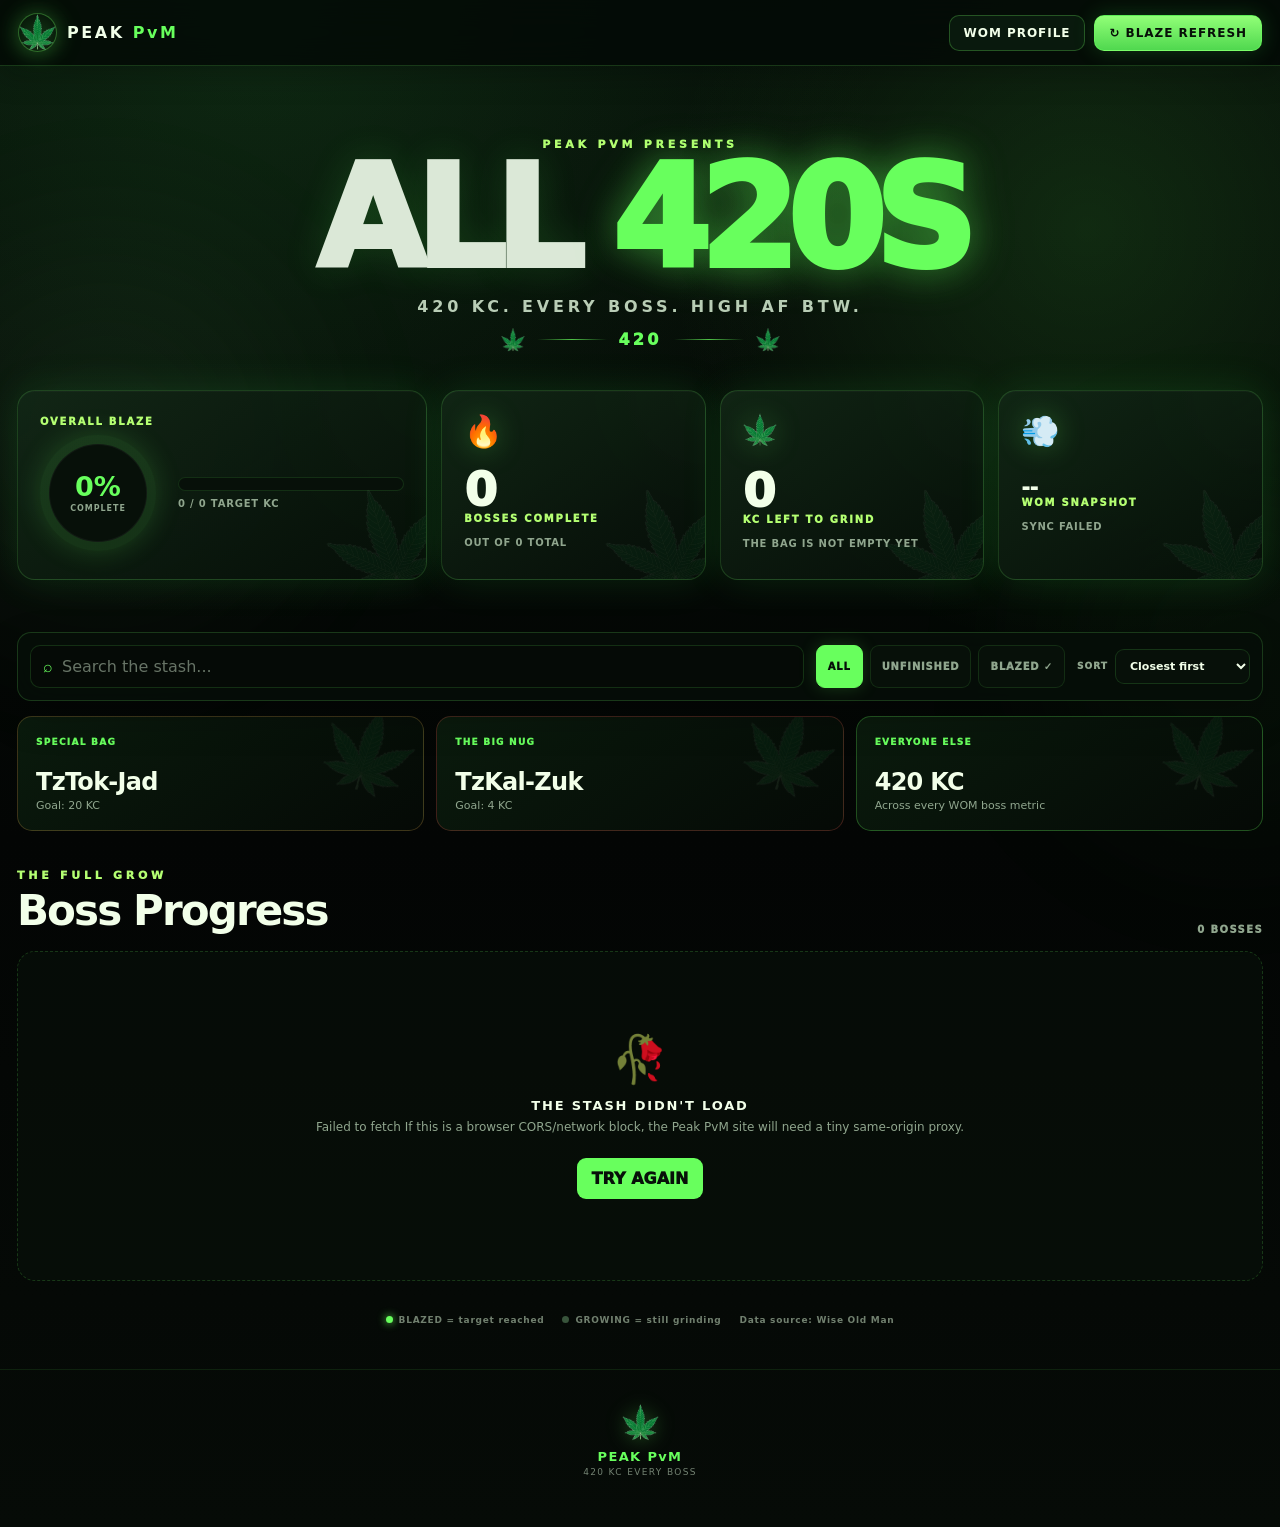
<file: all420s/index.html>
<!doctype html>
<html lang="en">
<head>
  <meta charset="utf-8" />
  <meta name="viewport" content="width=device-width, initial-scale=1" />
  <meta name="theme-color" content="#071009" />
  <title>all 420s | Peak PvM</title>
  <meta name="description" content="all 420s boss KC progress tracker for Peak PvM. 420 KC at every boss, tracked through Wise Old Man." />
  <link rel="stylesheet" href="styles.css" />
</head>
<body>
  <div class="smoke smoke-a"></div>
  <div class="smoke smoke-b"></div>
  <div class="leaf-field" aria-hidden="true" id="leafField"></div>

  <header class="topbar">
    <a class="brand" href="/" aria-label="Peak PvM home">
      <span class="brand-mark pot-leaf" aria-hidden="true"></span>
      <span>PEAK <b>PvM</b></span>
    </a>
    <div class="top-actions">
      <a class="ghost-btn" href="https://wiseoldman.net/players/all%20420s" target="_blank" rel="noreferrer">WOM PROFILE</a>
      <button class="refresh-btn" id="refreshBtn" type="button">↻ BLAZE REFRESH</button>
    </div>
  </header>

  <main class="shell">
    <section class="hero">
      <div class="hero-kicker">PEAK PVM PRESENTS</div>
      <h1><span>ALL</span> <strong>420s</strong></h1>
      <p class="hero-sub">420 KC. EVERY BOSS. HIGH AF BTW.</p>
      <div class="weed-divider"><span class="divider-leaf pot-leaf" aria-hidden="true"></span><i></i><span>420</span><i></i><span class="divider-leaf pot-leaf" aria-hidden="true"></span></div>

      <div class="hero-grid">
        <article class="stat-card main-stat">
          <div class="stat-label">OVERALL BLAZE</div>
          <div class="ring-wrap">
            <div class="ring" id="overallRing" style="--progress: 0deg">
              <div class="ring-inner">
                <strong id="overallPercent">0%</strong>
                <span>COMPLETE</span>
              </div>
            </div>
          </div>
          <div class="mega-progress"><span id="overallBar"></span></div>
          <div class="stat-foot" id="overallKc">0 / 0 TARGET KC</div>
        </article>

        <article class="stat-card">
          <div class="stat-icon">🔥</div>
          <div class="stat-value" id="bossesDone">0</div>
          <div class="stat-label">BOSSES COMPLETE</div>
          <div class="stat-foot" id="bossesTotal">OUT OF 0 TOTAL</div>
        </article>

        <article class="stat-card">
          <div class="stat-icon pot-leaf" aria-hidden="true"></div>
          <div class="stat-value" id="remainingKc">0</div>
          <div class="stat-label">KC LEFT TO GRIND</div>
          <div class="stat-foot">THE BAG IS NOT EMPTY YET</div>
        </article>

        <article class="stat-card">
          <div class="stat-icon">💨</div>
          <div class="stat-value small" id="lastUpdated">--</div>
          <div class="stat-label">WOM SNAPSHOT</div>
          <div class="stat-foot" id="syncStatus">LOADING THE STASH...</div>
        </article>
      </div>
    </section>

    <section class="controls-panel">
      <div class="search-wrap">
        <span>⌕</span>
        <input id="searchInput" type="search" placeholder="Search the stash..." autocomplete="off" />
      </div>
      <div class="filters" role="group" aria-label="Boss filters">
        <button class="filter active" data-filter="all">ALL</button>
        <button class="filter" data-filter="unfinished">UNFINISHED</button>
        <button class="filter" data-filter="complete">BLAZED ✓</button>
      </div>
      <div class="sort-wrap">
        <label for="sortSelect">SORT</label>
        <select id="sortSelect">
          <option value="progress-desc">Closest first</option>
          <option value="progress-asc">Lowest first</option>
          <option value="name">A → Z</option>
          <option value="kc-desc">Highest KC</option>
        </select>
      </div>
    </section>

    <section class="specials">
      <div class="special-card jad">
        <span class="special-tag">SPECIAL BAG</span>
        <strong>TzTok-Jad</strong>
        <span>Goal: 20 KC</span>
      </div>
      <div class="special-card zuk">
        <span class="special-tag">THE BIG NUG</span>
        <strong>TzKal-Zuk</strong>
        <span>Goal: 4 KC</span>
      </div>
      <div class="special-card standard">
        <span class="special-tag">EVERYONE ELSE</span>
        <strong>420 KC</strong>
        <span>Across every WOM boss metric</span>
      </div>
    </section>

    <section class="boss-section">
      <div class="section-title-row">
        <div>
          <div class="eyebrow">THE FULL GROW</div>
          <h2>Boss Progress</h2>
        </div>
        <div class="results-count" id="resultsCount">0 BOSSES</div>
      </div>

      <div class="loading-state" id="loadingState">
        <div class="spinner pot-leaf" aria-hidden="true"></div>
        <strong>ROLLING THE HISCORES...</strong>
        <span>Pulling all 420s from Wise Old Man</span>
      </div>

      <div class="error-state hidden" id="errorState">
        <div class="error-leaf">🥀</div>
        <strong>THE STASH DIDN'T LOAD</strong>
        <p id="errorText">Wise Old Man could not be reached.</p>
        <button type="button" id="retryBtn">TRY AGAIN</button>
      </div>

      <div class="boss-grid hidden" id="bossGrid"></div>
    </section>

    <section class="legend">
      <span><i class="dot complete-dot"></i>BLAZED = target reached</span>
      <span><i class="dot active-dot"></i>GROWING = still grinding</span>
      <span>Data source: Wise Old Man</span>
    </section>
  </main>

  <footer>
    <div class="footer-leaf pot-leaf" aria-hidden="true"></div>
    <strong>PEAK PvM</strong>
    <span>420 KC EVERY BOSS</span>
  </footer>

  <script src="app.js"></script>
<script defer src="/analytics.js?v=20261123-1"></script></body>
</html>
</file>
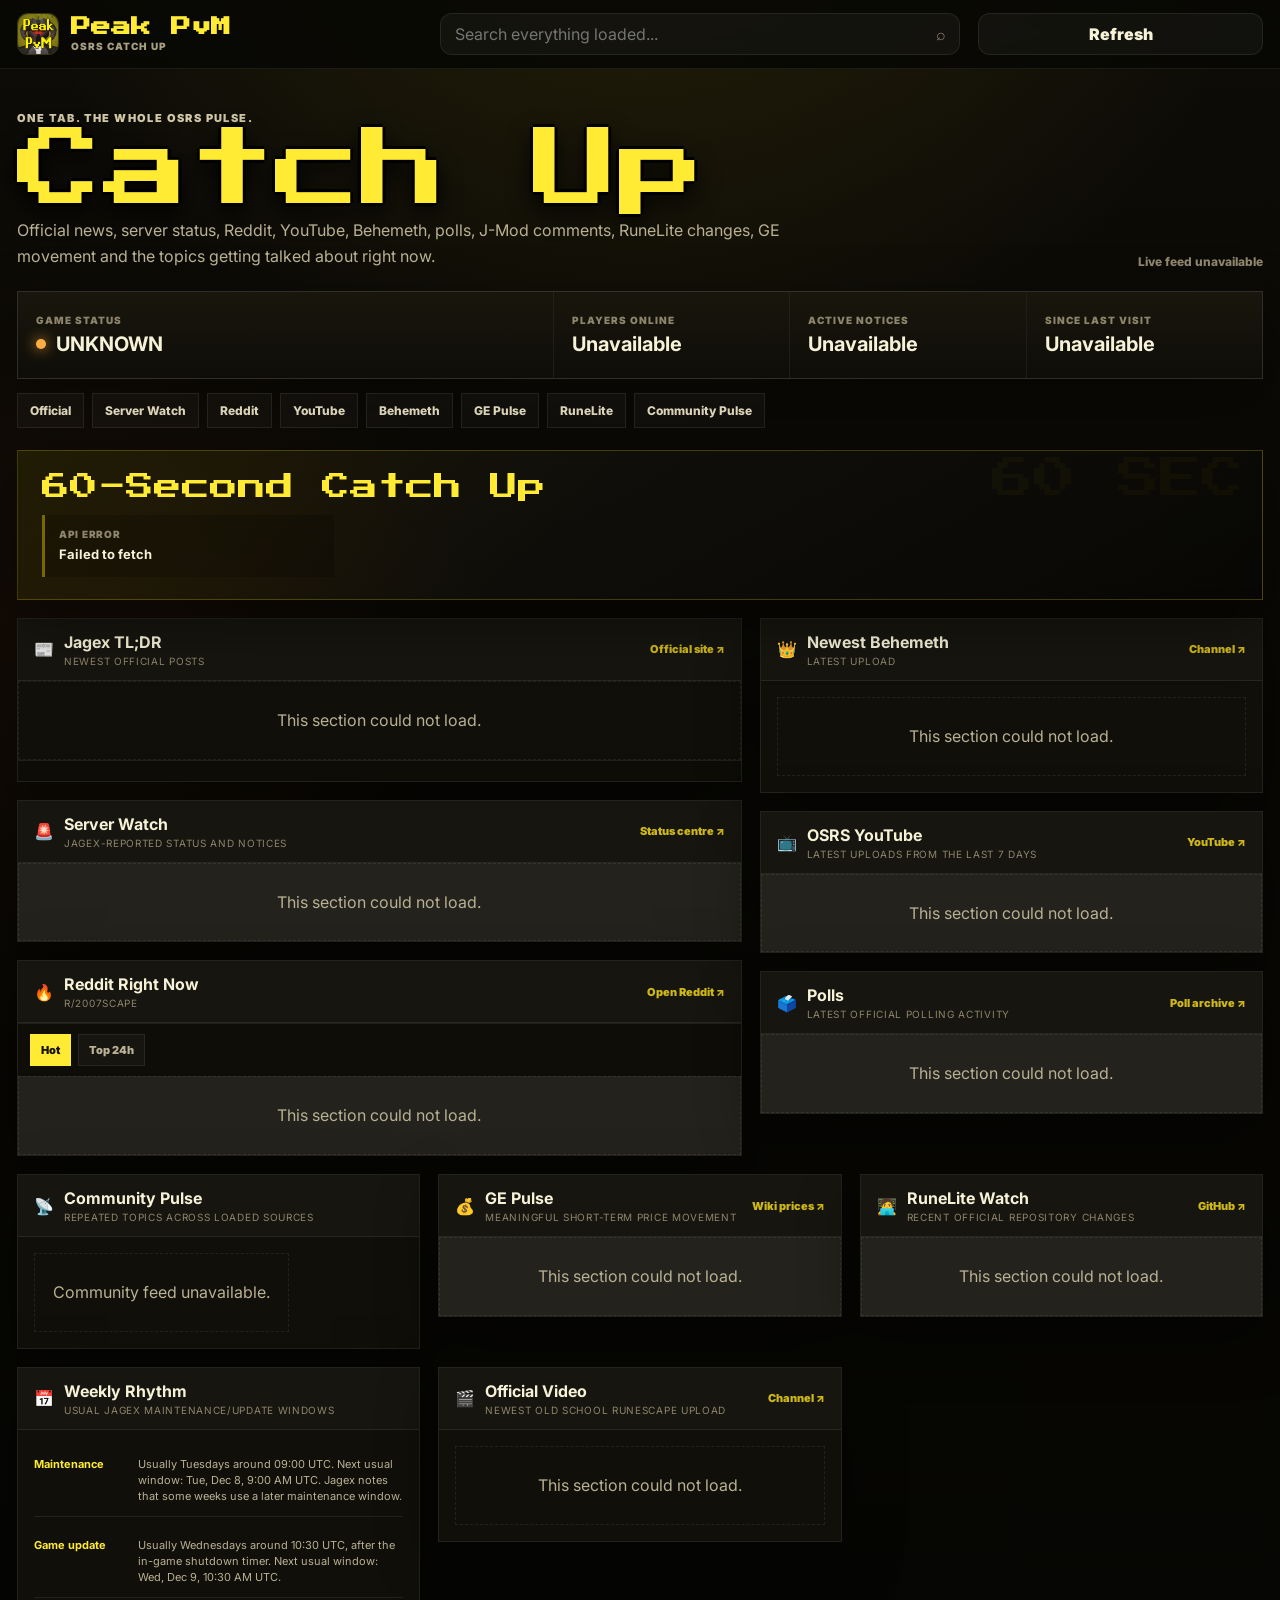
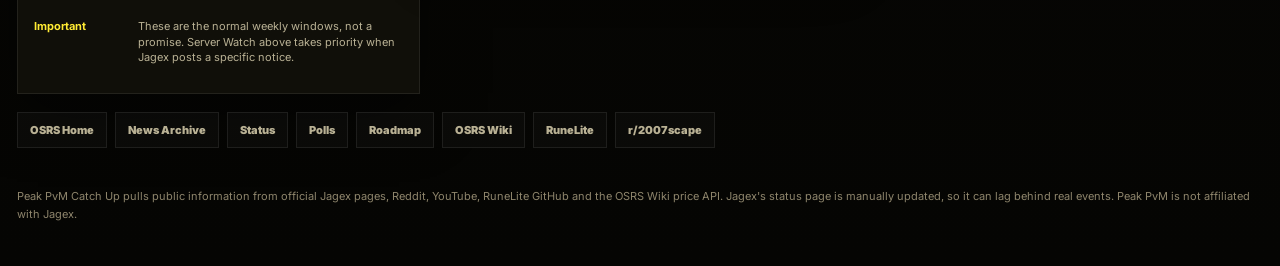
<file: catchup/index.html>
<!doctype html>
<html lang="en">
<head>
  <meta charset="utf-8" />
  <meta name="viewport" content="width=device-width, initial-scale=1" />
  <meta name="theme-color" content="#090806" />
  <meta name="description" content="Peak PvM Catch Up - one dashboard for OSRS news, server status, Reddit, YouTube, polls, RuneLite, GE movement and community chatter." />
  <title>Peak PvM Catch Up</title>
  <link rel="preconnect" href="https://fonts.googleapis.com">
  <link rel="preconnect" href="https://fonts.gstatic.com" crossorigin>
  <link href="https://fonts.googleapis.com/css2?family=Inter:wght@400;500;600;700;800;900&family=Press+Start+2P&display=swap" rel="stylesheet">
  <link href="https://fonts.cdnfonts.com/css/runescape-uf" rel="stylesheet">
  <style>
    :root {
      --bg: #080805;
      --bg-2: #100e08;
      --panel: rgba(18, 16, 10, .94);
      --panel-2: rgba(27, 24, 14, .92);
      --panel-3: rgba(255,255,255,.035);
      --line: rgba(255, 233, 0, .18);
      --line-soft: rgba(255,255,255,.08);
      --gold: #ffeb33;
      --gold-2: #cdb719;
      --text: #f6f2d8;
      --muted: #b9b194;
      --muted-2: #8e856c;
      --green: #57d880;
      --red: #ff5d4d;
      --orange: #ffad42;
      --blue: #6db4ff;
      --purple: #b99cff;
      --shadow: 0 20px 60px rgba(0,0,0,.42);
      --rune: 'RuneScape UF', 'Press Start 2P', serif;
      --body: 'Inter', system-ui, -apple-system, BlinkMacSystemFont, 'Segoe UI', sans-serif;
    }

    * { box-sizing: border-box; }
    html { scroll-behavior: smooth; }
    body {
      margin: 0;
      min-height: 100vh;
      color: var(--text);
      font-family: var(--body);
      background:
        radial-gradient(circle at 50% -12%, rgba(255, 228, 34, .11), transparent 30%),
        radial-gradient(circle at 8% 34%, rgba(106, 45, 0, .12), transparent 22%),
        linear-gradient(180deg, #0e0c07 0%, #080704 42%, #050503 100%);
    }
    body::before {
      content: "";
      position: fixed;
      inset: 0;
      pointer-events: none;
      opacity: .11;
      background-image:
        linear-gradient(rgba(255,255,255,.022) 1px, transparent 1px),
        linear-gradient(90deg, rgba(255,255,255,.022) 1px, transparent 1px);
      background-size: 40px 40px;
      mask-image: linear-gradient(to bottom, black, transparent 82%);
      z-index: -1;
    }
    a { color: inherit; text-decoration: none; }
    button, input { font: inherit; }
    button { color: inherit; }
    img { display: block; max-width: 100%; }
    .wrap { width: min(1440px, calc(100% - 34px)); margin: 0 auto; }
    .rune { font-family: var(--rune); color: var(--gold); text-shadow: -2px 0 #000, 0 2px #000, 2px 0 #000, 0 -2px #000; }

    .topbar {
      position: sticky;
      top: 0;
      z-index: 100;
      border-bottom: 1px solid var(--line-soft);
      background: rgba(8,7,4,.86);
      backdrop-filter: blur(16px);
    }
    .topbar-inner {
      min-height: 68px;
      display: grid;
      grid-template-columns: auto minmax(220px, 520px) auto;
      gap: 18px;
      align-items: center;
    }
    .brand { display: flex; align-items: center; gap: 12px; min-width: 0; }
    .brand img { width: 42px; height: 42px; object-fit: cover; border-radius: 11px; border: 1px solid var(--line); background: #111; }
    .brand-copy { display: flex; flex-direction: column; gap: 4px; line-height: 1; }
    .brand-copy strong { font-family: var(--rune); color: var(--gold); font-size: 20px; }
    .brand-copy span { color: #a99f82; text-transform: uppercase; font-size: 10px; font-weight: 900; letter-spacing: 1px; }
    .searchbox { position: relative; }
    .searchbox input {
      width: 100%; min-height: 42px; padding: 0 42px 0 14px; color: var(--text);
      border: 1px solid var(--line-soft); border-radius: 12px; outline: none;
      background: rgba(255,255,255,.045);
    }
    .searchbox input:focus { border-color: rgba(255,233,0,.34); box-shadow: 0 0 0 3px rgba(255,233,0,.06); }
    .searchbox span { position: absolute; right: 14px; top: 50%; transform: translateY(-50%); color: var(--muted-2); }
    .refresh {
      min-height: 42px; padding: 0 14px; border-radius: 12px; border: 1px solid var(--line-soft);
      background: rgba(255,255,255,.045); cursor: pointer; font-weight: 900;
    }
    .refresh:hover { border-color: var(--line); background: rgba(255,233,0,.06); }

    .masthead { padding: 42px 0 22px; }
    .masthead-row { display: flex; justify-content: space-between; align-items: end; gap: 24px; }
    .eyebrow { color: #d2c9a8; text-transform: uppercase; letter-spacing: 1.4px; font-size: 11px; font-weight: 900; }
    h1 { margin: 7px 0 7px; font: 400 clamp(48px, 7vw, 86px)/.92 var(--rune); color: var(--gold); text-shadow: -3px 0 #000,0 3px #000,3px 0 #000,0 -3px #000,0 10px 24px #000; }
    .masthead p { max-width: 820px; margin: 0; color: var(--muted); line-height: 1.6; }
    .last-updated { color: var(--muted-2); font-size: 12px; font-weight: 800; white-space: nowrap; }

    .statusbar {
      display: grid; grid-template-columns: 1.25fr repeat(3, minmax(130px,.55fr)); gap: 1px;
      overflow: hidden; border: 1px solid var(--line-soft); background: var(--line-soft); box-shadow: var(--shadow);
    }
    .statuscell { min-height: 86px; padding: 16px 18px; background: linear-gradient(180deg, rgba(25,22,12,.96), rgba(14,13,8,.96)); display: flex; flex-direction: column; justify-content: center; }
    .statuscell small { color: var(--muted-2); text-transform: uppercase; letter-spacing: 1px; font-size: 10px; font-weight: 900; }
    .statuscell strong { margin-top: 6px; font-size: 20px; }
    .live-status { display: flex; align-items: center; gap: 10px; }
    .dot { width: 10px; height: 10px; border-radius: 50%; background: var(--muted-2); box-shadow: 0 0 14px currentColor; }
    .dot.online { background: var(--green); color: var(--green); }
    .dot.offline { background: var(--red); color: var(--red); }
    .dot.warn { background: var(--orange); color: var(--orange); }

    .quicknav { display: flex; gap: 8px; padding: 14px 0 22px; overflow-x: auto; scrollbar-width: thin; }
    .quicknav a { flex: 0 0 auto; padding: 9px 12px; border: 1px solid var(--line-soft); background: rgba(255,255,255,.03); color: #dcd5ba; font-size: 12px; font-weight: 800; }
    .quicknav a:hover { color: var(--gold); border-color: var(--line); }

    .summary {
      position: relative; overflow: hidden; margin-bottom: 18px; padding: 22px 24px;
      border: 1px solid rgba(255,233,0,.22); background: linear-gradient(135deg, rgba(255,233,0,.075), rgba(255,255,255,.022) 45%, rgba(0,0,0,.12));
      box-shadow: var(--shadow);
    }
    .summary::after { content: "60 SEC"; position: absolute; right: 18px; top: 7px; font: 400 42px/1 var(--rune); color: rgba(255,233,0,.035); pointer-events: none; }
    .summary-head { display: flex; justify-content: space-between; gap: 18px; align-items: center; margin-bottom: 14px; }
    .summary h2 { margin: 0; font: 400 28px/1 var(--rune); color: var(--gold); }
    .new-count { color: var(--green); font-size: 12px; font-weight: 900; }
    .summary-grid { display: grid; grid-template-columns: repeat(4, 1fr); gap: 10px; }
    .summary-item { padding: 13px 14px; background: rgba(0,0,0,.2); border-left: 3px solid rgba(255,233,0,.4); min-width: 0; }
    .summary-item span { display: block; color: var(--muted-2); text-transform: uppercase; font-size: 10px; font-weight: 900; letter-spacing: .7px; margin-bottom: 5px; }
    .summary-item strong { display: block; font-size: 13px; line-height: 1.42; overflow: hidden; text-overflow: ellipsis; }

    .dashboard { display: grid; grid-template-columns: minmax(0, 1.18fr) minmax(380px,.82fr); gap: 18px; align-items: start; }
    .stack { display: grid; gap: 18px; min-width: 0; }
    .panel { border: 1px solid var(--line-soft); background: var(--panel); box-shadow: var(--shadow); min-width: 0; }
    .panel-head { min-height: 58px; display: flex; justify-content: space-between; align-items: center; gap: 12px; padding: 13px 16px; border-bottom: 1px solid var(--line-soft); background: rgba(255,255,255,.025); }
    .panel-title { display: flex; align-items: center; gap: 10px; min-width: 0; }
    .panel-title h2 { margin: 0; font-size: 16px; }
    .panel-title small { display: block; margin-top: 3px; color: var(--muted-2); font-size: 10px; text-transform: uppercase; letter-spacing: .7px; }
    .source-link { color: var(--gold-2); font-size: 11px; font-weight: 900; white-space: nowrap; }
    .source-link:hover { color: var(--gold); }
    .panel-body { padding: 16px; }
    .empty { padding: 26px 18px; color: var(--muted); text-align: center; border: 1px dashed var(--line-soft); line-height: 1.55; }
    .error { color: #ffb0a8; }
    .new-badge { display: inline-flex; align-items: center; min-height: 18px; padding: 0 6px; margin-left: 7px; color: #07140a; background: var(--green); font-size: 9px; font-weight: 1000; vertical-align: 2px; }

    .news-feature { display: grid; grid-template-columns: minmax(230px,.78fr) 1.22fr; min-height: 330px; }
    .news-image { min-height: 250px; background: #15130d center/cover no-repeat; border-right: 1px solid var(--line-soft); position: relative; }
    .news-image::after { content:""; position:absolute; inset:0; background: linear-gradient(90deg, transparent 55%, rgba(18,16,10,.74)); }
    .news-copy { padding: 23px; min-width: 0; }
    .meta { display: flex; flex-wrap: wrap; gap: 8px 12px; color: var(--muted-2); font-size: 11px; font-weight: 800; text-transform: uppercase; }
    .news-copy h3 { margin: 10px 0 10px; font-size: clamp(24px, 3vw, 36px); line-height: 1.08; }
    .news-copy p { color: var(--muted); line-height: 1.6; }
    .tldr { margin: 16px 0 0; padding: 0; list-style: none; display: grid; gap: 8px; }
    .tldr li { position: relative; padding-left: 17px; color: #e6dfc4; line-height: 1.5; font-size: 13px; }
    .tldr li::before { content:""; position:absolute; left:0; top:.62em; width:7px; height:7px; background: var(--gold-2); transform: rotate(45deg); }
    .read-link { display: inline-flex; margin-top: 17px; color: var(--gold); font-weight: 900; font-size: 12px; }
    .news-tabs, .tabbar { display: flex; gap: 7px; padding: 10px 12px; overflow-x: auto; border-top: 1px solid var(--line-soft); background: rgba(0,0,0,.14); }
    .tabbtn { flex: 0 0 auto; cursor: pointer; border: 1px solid var(--line-soft); background: rgba(255,255,255,.03); color: var(--muted); padding: 8px 10px; font-size: 11px; font-weight: 900; }
    .tabbtn.active, .tabbtn:hover { color: #171400; background: var(--gold); border-color: var(--gold); }

    .notice-list, .poll-list, .reddit-list, .jmod-list, .runelite-list, .market-list { display: grid; gap: 1px; background: var(--line-soft); }
    .notice, .poll, .reddit-post, .jmod, .runelite-item, .market-item { background: var(--panel); }
    .notice, .poll, .jmod, .runelite-item { padding: 14px 16px; }
    .notice { display: grid; grid-template-columns: 92px 1fr auto; gap: 13px; align-items: start; }
    .notice-status { font-size: 10px; font-weight: 1000; text-transform: uppercase; color: var(--orange); }
    .notice-status.resolved { color: var(--green); }
    .notice h3, .poll h3, .jmod h3, .runelite-item h3 { margin: 0 0 5px; font-size: 13px; line-height: 1.35; }
    .notice p, .poll p, .jmod p, .runelite-item p { margin: 0; color: var(--muted); font-size: 12px; line-height: 1.5; }
    .tiny { color: var(--muted-2); font-size: 10px; }

    .reddit-post { display: grid; grid-template-columns: 62px 1fr auto; gap: 13px; padding: 13px 15px; align-items: center; }
    .reddit-score { text-align: center; }
    .reddit-score strong { display: block; color: var(--gold); font-size: 15px; }
    .reddit-score span { color: var(--muted-2); font-size: 9px; text-transform: uppercase; }
    .reddit-post h3 { margin: 0 0 5px; font-size: 13px; line-height: 1.38; }
    .reddit-meta { color: var(--muted-2); font-size: 10px; }
    .reddit-comments { min-width: 54px; text-align: right; color: var(--blue); font-size: 11px; font-weight: 900; }

    .video-list { display: grid; gap: 1px; background: var(--line-soft); }
    .video { display: grid; grid-template-columns: 150px 1fr; gap: 13px; padding: 12px; background: var(--panel); }
    .thumb { aspect-ratio: 16/9; background: #111 center/cover no-repeat; position: relative; overflow: hidden; }
    .rank { position:absolute; left:6px; top:6px; min-width: 26px; height:26px; display:grid; place-items:center; background: rgba(0,0,0,.78); color: var(--gold); font-weight: 1000; font-size: 11px; border: 1px solid rgba(255,233,0,.3); }
    .video h3 { margin: 1px 0 6px; font-size: 13px; line-height: 1.4; }
    .video .creator { color: #d8d0b4; font-size: 11px; font-weight: 800; }
    .stats { display: flex; gap: 10px; flex-wrap: wrap; margin-top: 7px; color: var(--muted-2); font-size: 10px; }

    .behemeth { display: grid; grid-template-columns: minmax(210px,.92fr) 1.08fr; gap: 0; }
    .behemeth-media { aspect-ratio: 16/9; background: #111 center/cover no-repeat; min-height: 210px; }
    .behemeth-copy { padding: 20px; }
    .behemeth-copy h3 { margin: 8px 0; font-size: 21px; line-height: 1.2; }
    .behemeth-copy p { color: var(--muted); font-size: 12px; line-height: 1.55; }

    .lower-grid { margin-top: 18px; display: grid; grid-template-columns: repeat(3, minmax(0,1fr)); gap: 18px; align-items: start; }
    .topic-cloud { display: flex; flex-wrap: wrap; gap: 8px; }
    .topic { padding: 9px 10px; border: 1px solid var(--line-soft); background: var(--panel-3); color: #e6dfc3; font-size: 11px; font-weight: 800; }
    .topic b { color: var(--gold); margin-left: 6px; }
    .jmod p { color: #ddd6bc; }
    .jmod .quote { margin-top: 7px; padding-left: 10px; border-left: 2px solid var(--purple); }
    .market-item { display: grid; grid-template-columns: 1fr auto; gap: 8px; align-items: center; padding: 12px 14px; }
    .market-item strong { font-size: 12px; }
    .market-item small { display:block; color:var(--muted-2); margin-top:3px; }
    .change { font-weight: 1000; font-size: 12px; }
    .change.up { color: var(--green); }
    .change.down { color: var(--red); }
    .schedule { display: grid; gap: 10px; }
    .schedule-row { display:grid; grid-template-columns: 94px 1fr; gap: 10px; padding: 11px 0; border-bottom: 1px solid var(--line-soft); }
    .schedule-row:last-child { border-bottom: 0; }
    .schedule-row strong { color: var(--gold); font-size: 11px; }
    .schedule-row span { color: var(--muted); font-size: 11px; line-height: 1.45; }

    .links-strip { margin: 18px 0 40px; display: flex; flex-wrap: wrap; gap: 8px; }
    .links-strip a { padding: 10px 12px; border: 1px solid var(--line-soft); background: rgba(255,255,255,.025); color: var(--muted); font-size: 11px; font-weight: 900; }
    .links-strip a:hover { color: var(--gold); border-color: var(--line); }
    footer { padding: 0 0 42px; color: var(--muted-2); font-size: 11px; line-height: 1.6; }

    [data-hidden="true"] { display: none !important; }
    .loading-line { height: 12px; width: 72%; margin: 10px 0; background: linear-gradient(90deg, rgba(255,255,255,.03), rgba(255,255,255,.08), rgba(255,255,255,.03)); background-size: 220% 100%; animation: load 1.2s linear infinite; }
    @keyframes load { to { background-position: -220% 0; } }

    @media (max-width: 1100px) {
      .dashboard { grid-template-columns: 1fr; }
      .lower-grid { grid-template-columns: 1fr 1fr; }
      .summary-grid { grid-template-columns: 1fr 1fr; }
    }
    @media (max-width: 780px) {
      .topbar-inner { grid-template-columns: auto 1fr auto; }
      .brand-copy span { display:none; }
      .brand-copy strong { font-size: 17px; }
      .statusbar { grid-template-columns: 1fr 1fr; }
      .news-feature, .behemeth { grid-template-columns: 1fr; }
      .news-image { border-right: 0; border-bottom: 1px solid var(--line-soft); }
      .lower-grid { grid-template-columns: 1fr; }
      .masthead-row { display:block; }
      .last-updated { margin-top: 10px; }
    }
    @media (max-width: 560px) {
      .wrap { width: min(100% - 18px, 1440px); }
      .topbar-inner { min-height: 62px; gap: 8px; }
      .brand img { width: 36px; height: 36px; }
      .brand-copy strong { display:none; }
      .searchbox input { min-height: 38px; }
      .refresh { min-height:38px; padding:0 11px; }
      .masthead { padding-top: 28px; }
      h1 { font-size: 50px; }
      .statusbar { grid-template-columns: 1fr; }
      .summary-grid { grid-template-columns: 1fr; }
      .notice { grid-template-columns: 1fr; }
      .reddit-post { grid-template-columns: 50px 1fr; }
      .reddit-comments { grid-column: 2; text-align:left; }
      .video { grid-template-columns: 120px 1fr; }
      .panel-head { align-items:flex-start; }
    }
  </style>
</head>
<body>
  <header class="topbar">
    <div class="wrap topbar-inner">
      <a class="brand" href="../" aria-label="Peak PvM home">
        <img src="../peakpvm-logo.png" alt="Peak PvM" onerror="this.style.display='none'">
        <div class="brand-copy"><strong>Peak PvM</strong><span>OSRS Catch Up</span></div>
      </a>
      <label class="searchbox">
        <input id="search" type="search" autocomplete="off" placeholder="Search everything loaded..." aria-label="Search dashboard">
        <span>⌕</span>
      </label>
      <button class="refresh" id="refresh" type="button">Refresh</button>
    </div>
  </header>

  <main class="wrap">
    <section class="masthead">
      <div class="masthead-row">
        <div>
          <div class="eyebrow">One tab. The whole OSRS pulse.</div>
          <h1>Catch Up</h1>
          <p>Official news, server status, Reddit, YouTube, Behemeth, polls, J-Mod comments, RuneLite changes, GE movement and the topics getting talked about right now.</p>
        </div>
        <div class="last-updated" id="updated">Loading live data...</div>
      </div>
    </section>

    <section class="statusbar" aria-label="OSRS live overview">
      <div class="statuscell"><small>Game status</small><strong class="live-status"><span class="dot" id="status-dot"></span><span id="game-status">Checking...</span></strong></div>
      <div class="statuscell"><small>Players online</small><strong id="player-count">...</strong></div>
      <div class="statuscell"><small>Active notices</small><strong id="issue-count">...</strong></div>
      <div class="statuscell"><small>Since last visit</small><strong id="since-count">...</strong></div>
    </section>

    <nav class="quicknav" aria-label="Dashboard sections">
      <a href="#official">Official</a><a href="#servers">Server Watch</a><a href="#reddit">Reddit</a><a href="#youtube">YouTube</a><a href="#behemeth">Behemeth</a><a href="#market">GE Pulse</a><a href="#runelite">RuneLite</a><a href="#pulse">Community Pulse</a>
    </nav>

    <section class="summary" id="summary">
      <div class="summary-head"><h2>60-Second Catch Up</h2><div class="new-count" id="new-count"></div></div>
      <div class="summary-grid" id="summary-grid">
        <div class="summary-item"><span>Loading</span><strong>Pulling the newest OSRS activity...</strong></div>
      </div>
    </section>

    <div class="dashboard">
      <div class="stack">
        <section class="panel searchable" id="official" data-search="official jagex news updates blog">
          <div class="panel-head"><div class="panel-title"><div>📰</div><div><h2>Jagex TL;DR</h2><small>Newest official posts</small></div></div><a class="source-link" href="https://oldschool.runescape.com/" target="_blank" rel="noopener">Official site ↗</a></div>
          <div id="news-content"><div class="panel-body"><div class="loading-line"></div><div class="loading-line"></div><div class="loading-line"></div></div></div>
          <div class="news-tabs" id="news-tabs"></div>
        </section>

        <section class="panel searchable" id="servers" data-search="server status maintenance outage issues jagex">
          <div class="panel-head"><div class="panel-title"><div>🚨</div><div><h2>Server Watch</h2><small>Jagex-reported status and notices</small></div></div><a class="source-link" href="https://secure.runescape.com/m=news/game-status-information-centre?oldschool=1" target="_blank" rel="noopener">Status centre ↗</a></div>
          <div class="notice-list" id="notice-list"></div>
        </section>

        <section class="panel searchable" id="reddit" data-search="reddit 2007scape hot rising top community">
          <div class="panel-head"><div class="panel-title"><div>🔥</div><div><h2>Reddit Right Now</h2><small>r/2007scape</small></div></div><a class="source-link" href="https://www.reddit.com/r/2007scape/" target="_blank" rel="noopener">Open Reddit ↗</a></div>
          <div class="tabbar" id="reddit-tabs"><button class="tabbtn active" data-reddit="hot">Hot</button><button class="tabbtn" data-reddit="top">Top 24h</button></div>
          <div class="reddit-list" id="reddit-list"></div>
        </section>
      </div>

      <div class="stack">
        <section class="panel searchable" id="behemeth" data-search="behemeth daily youtube streamer highlights news">
          <div class="panel-head"><div class="panel-title"><div>👑</div><div><h2>Newest Behemeth</h2><small>Latest upload</small></div></div><a class="source-link" href="https://www.youtube.com/@behemethOSRS" target="_blank" rel="noopener">Channel ↗</a></div>
          <div id="behemeth-content" class="panel-body"><div class="loading-line"></div><div class="loading-line"></div></div>
        </section>

        <section class="panel searchable" id="youtube" data-search="youtube videos osrs creators uploads recent">
          <div class="panel-head"><div class="panel-title"><div>📺</div><div><h2>OSRS YouTube</h2><small>Latest uploads from the last 7 days</small></div></div><a class="source-link" href="https://www.youtube.com/results?search_query=osrs" target="_blank" rel="noopener">YouTube ↗</a></div>
          <div class="video-list" id="video-list"></div>
        </section>

        <section class="panel searchable" data-search="polls survey vote osrs">
          <div class="panel-head"><div class="panel-title"><div>🗳️</div><div><h2>Polls</h2><small>Latest official polling activity</small></div></div><a class="source-link" href="https://oldschool.runescape.com/polls/" target="_blank" rel="noopener">Poll archive ↗</a></div>
          <div class="poll-list" id="poll-list"></div>
        </section>
      </div>
    </div>

    <div class="lower-grid">
      <section class="panel searchable" id="pulse" data-search="community pulse trending topics">
        <div class="panel-head"><div class="panel-title"><div>📡</div><div><h2>Community Pulse</h2><small>Repeated topics across loaded sources</small></div></div></div>
        <div class="panel-body"><div class="topic-cloud" id="topic-cloud"></div></div>
      </section>

      <section class="panel searchable" id="market" data-search="ge grand exchange prices market movers items">
        <div class="panel-head"><div class="panel-title"><div>💰</div><div><h2>GE Pulse</h2><small>Meaningful short-term price movement</small></div></div><a class="source-link" href="https://prices.runescape.wiki/osrs/" target="_blank" rel="noopener">Wiki prices ↗</a></div>
        <div class="market-list" id="market-list"></div>
      </section>

      <section class="panel searchable" id="runelite" data-search="runelite client commits releases updates github">
        <div class="panel-head"><div class="panel-title"><div>🧑‍💻</div><div><h2>RuneLite Watch</h2><small>Recent official repository changes</small></div></div><a class="source-link" href="https://github.com/runelite/runelite" target="_blank" rel="noopener">GitHub ↗</a></div>
        <div class="runelite-list" id="runelite-list"></div>
      </section>

      <section class="panel searchable" data-search="weekly update maintenance schedule tuesday wednesday">
        <div class="panel-head"><div class="panel-title"><div>📅</div><div><h2>Weekly Rhythm</h2><small>Usual Jagex maintenance/update windows</small></div></div></div>
        <div class="panel-body"><div class="schedule" id="schedule"></div></div>
      </section>

      <section class="panel searchable" data-search="official youtube old school runescape jagex video">
        <div class="panel-head"><div class="panel-title"><div>🎬</div><div><h2>Official Video</h2><small>Newest Old School RuneScape upload</small></div></div><a class="source-link" href="https://www.youtube.com/@OldSchoolRuneScape" target="_blank" rel="noopener">Channel ↗</a></div>
        <div id="official-video" class="panel-body"></div>
      </section>
    </div>

    <div class="links-strip" aria-label="Useful OSRS links">
      <a href="https://oldschool.runescape.com/" target="_blank" rel="noopener">OSRS Home</a>
      <a href="https://secure.runescape.com/m=news/archive?oldschool=1" target="_blank" rel="noopener">News Archive</a>
      <a href="https://secure.runescape.com/m=news/game-status-information-centre?oldschool=1" target="_blank" rel="noopener">Status</a>
      <a href="https://oldschool.runescape.com/polls/" target="_blank" rel="noopener">Polls</a>
      <a href="https://secure.runescape.com/m=news/roadmap?oldschool=1" target="_blank" rel="noopener">Roadmap</a>
      <a href="https://oldschool.runescape.wiki/" target="_blank" rel="noopener">OSRS Wiki</a>
      <a href="https://runelite.net/" target="_blank" rel="noopener">RuneLite</a>
      <a href="https://www.reddit.com/r/2007scape/" target="_blank" rel="noopener">r/2007scape</a>
    </div>

    <footer>
      Peak PvM Catch Up pulls public information from official Jagex pages, Reddit, YouTube, RuneLite GitHub and the OSRS Wiki price API. Jagex's status page is manually updated, so it can lag behind real events. Peak PvM is not affiliated with Jagex.
    </footer>
  </main>

  <script>
    const API_URL = 'https://peakpvm-catchup.bells-pvm.workers.dev/api/catchup';
    const state = { data: null, newsIndex: 0, redditMode: 'hot', lastVisit: Number(localStorage.getItem('peakCatchupLastVisit') || 0) };

    const $ = id => document.getElementById(id);
    const fmt = new Intl.NumberFormat('en-US');
    const safeUrl = value => {
      try { const u = new URL(value, location.origin); return /^https?:$/.test(u.protocol) ? u.href : '#'; }
      catch { return '#'; }
    };
    const esc = value => String(value ?? '').replace(/[&<>'"]/g, c => ({'&':'&amp;','<':'&lt;','>':'&gt;',"'":'&#39;','"':'&quot;'}[c]));
    const ago = value => {
      if (!value) return 'unknown time';
      const ms = Date.now() - new Date(value).getTime();
      if (!Number.isFinite(ms)) return value;
      const min = Math.max(0, Math.floor(ms / 60000));
      if (min < 1) return 'just now';
      if (min < 60) return `${min}m ago`;
      const hr = Math.floor(min / 60);
      if (hr < 48) return `${hr}h ago`;
      return `${Math.floor(hr / 24)}d ago`;
    };
    const isNew = item => state.lastVisit && item && new Date(item).getTime() > state.lastVisit;
    const badge = date => isNew(date) ? '<span class="new-badge">NEW</span>' : '';
    const empty = text => `<div class="empty">${esc(text)}</div>`;
    const strip = value => String(value || '').replace(/\s+/g, ' ').trim();

    async function load(force = false) {
      $('refresh').disabled = true;
      $('refresh').textContent = 'Loading...';
      try {
        const url = force ? `${API_URL}?refresh=${Date.now()}` : API_URL;
        const res = await fetch(url, { headers: { 'accept': 'application/json' }, cache: force ? 'reload' : 'default', signal: AbortSignal.timeout(30000) });
        if (!res.ok) throw new Error(`Catch Up API returned ${res.status}`);
        state.data = await res.json();
        render();
        localStorage.setItem('peakCatchupLastVisit', String(Date.now()));
      } catch (err) {
        showFatal(err.message || 'Unable to load Catch Up data.');
      } finally {
        $('refresh').disabled = false;
        $('refresh').textContent = 'Refresh';
      }
    }

    function showFatal(message) {
      $('updated').textContent = 'Live feed unavailable';
      $('game-status').textContent = 'UNKNOWN';
      $('status-dot').className = 'dot warn';
      ['player-count','issue-count','since-count'].forEach(id => $(id).textContent = 'Unavailable');
      $('new-count').textContent = '';
      $('topic-cloud').innerHTML = empty('Community feed unavailable.');
      renderSchedule();
      $('summary-grid').innerHTML = `<div class="summary-item"><span>API error</span><strong>${esc(message)}</strong></div>`;
      ['news-content','notice-list','reddit-list','video-list','poll-list','market-list','runelite-list','behemeth-content','official-video'].forEach(id => { if ($(id)) $(id).innerHTML = empty('This section could not load.'); });
    }

    function render() {
      const d = state.data || {};
      renderOverview(d);
      renderSummary(d);
      renderNews(d.jagex?.news || []);
      renderNotices(d.jagex?.status);
      renderReddit(d.reddit);
      renderYouTube(d.youtube);
      renderPolls(d.jagex?.polls || []);
      renderTopics(d);
      renderMarket(d.market);
      renderRuneLite(d.runelite);
      renderSchedule();
      applySearch();
    }

    function renderOverview(d) {
      const status = (d.jagex?.status?.value || 'UNKNOWN').toUpperCase();
      $('game-status').textContent = status;
      $('status-dot').className = `dot ${status === 'ONLINE' ? 'online' : status === 'OFFLINE' ? 'offline' : 'warn'}`;
      $('player-count').textContent = d.jagex?.playerCount ? fmt.format(d.jagex.playerCount) : 'Unavailable';
      const notices = (d.jagex?.status?.notices || []).filter(n => !/resolved/i.test(n.status || ''));
      $('issue-count').textContent = fmt.format(notices.length);
      $('updated').textContent = d.generatedAt ? `Updated ${ago(d.generatedAt)}` : 'Loaded';

      const dates = [];
      (d.jagex?.news || []).forEach(x => dates.push(x.publishedAt));
      (d.reddit?.hot || []).forEach(x => dates.push(x.createdAt));
      (d.youtube?.videos || []).forEach(x => dates.push(x.publishedAt));
      (d.runelite?.items || []).forEach(x => dates.push(x.date));
      const count = state.lastVisit ? dates.filter(isNew).length : 0;
      $('since-count').textContent = state.lastVisit ? fmt.format(count) : 'First visit';
      $('new-count').textContent = state.lastVisit ? `${count} new loaded items since your last visit` : 'Your next visit will track what changed';
    }

    function renderSummary(d) {
      const news = d.jagex?.news?.[0];
      const reddit = d.reddit?.hot?.[0];
      const video = (d.youtube?.videos || [])[0];
      const status = d.jagex?.status;
      const items = [
        ['Jagex', news?.title || 'No official post loaded'],
        ['Reddit', reddit?.title || 'No Reddit post loaded'],
        ['YouTube', video ? `${video.title} · ${video.channel || 'YouTube'}` : 'No recent YouTube uploads loaded'],
        ['Servers', status ? `${status.value || 'Unknown'} · ${(status.notices || []).filter(n => !/resolved/i.test(n.status || '')).length} active notices` : 'Status unavailable']
      ];
      $('summary-grid').innerHTML = items.map(([label,text]) => `<div class="summary-item"><span>${esc(label)}</span><strong>${esc(text)}</strong></div>`).join('');
    }

    function renderNews(news) {
      if (!news.length) {
        $('news-content').innerHTML = empty('No official OSRS posts were returned.');
        $('news-tabs').innerHTML = '';
        return;
      }
      state.newsIndex = Math.min(state.newsIndex, news.length - 1);
      const n = news[state.newsIndex];
      const image = n.image ? `style="background-image:url('${esc(safeUrl(n.image))}')"` : '';
      const bullets = (n.tldr?.length ? n.tldr : [n.description].filter(Boolean)).slice(0,4);
      $('news-content').innerHTML = `
        <article class="news-feature" data-search="${esc([n.title,n.category,n.description,...bullets].join(' '))}">
          <div class="news-image" ${image}></div>
          <div class="news-copy">
            <div class="meta"><span>${esc(n.category || 'Official')}</span><span>${esc(n.publishedAt ? ago(n.publishedAt) : '')}</span></div>
            <h3>${esc(n.title)}${badge(n.publishedAt)}</h3>
            ${n.description ? `<p>${esc(n.description)}</p>` : ''}
            <ul class="tldr">${bullets.map(x => `<li>${esc(x)}</li>`).join('')}</ul>
            <a class="read-link" href="${safeUrl(n.url)}" target="_blank" rel="noopener">Read the full Jagex post ↗</a>
          </div>
        </article>`;
      $('news-tabs').innerHTML = news.slice(0,5).map((x,i) => `<button class="tabbtn ${i === state.newsIndex ? 'active' : ''}" data-news-index="${i}">${i+1}. ${esc(x.title.slice(0,28))}${x.title.length > 28 ? '…' : ''}</button>`).join('');
      $('news-tabs').querySelectorAll('[data-news-index]').forEach(btn => btn.addEventListener('click', () => { state.newsIndex = Number(btn.dataset.newsIndex); renderNews(news); applySearch(); }));
    }

    function renderNotices(status) {
      const list = status?.notices || [];
      if (!list.length) { $('notice-list').innerHTML = empty(status?.value === 'ONLINE' ? 'No active server notices found on the Jagex status page.' : 'No status notices could be parsed.'); return; }
      $('notice-list').innerHTML = list.slice(0,10).map(n => `
        <a class="notice" href="${safeUrl(n.url || 'https://secure.runescape.com/m=news/game-status-information-centre?oldschool=1')}" target="_blank" rel="noopener" data-search="${esc([n.title,n.status,n.body,n.date].join(' '))}">
          <div class="notice-status ${/resolved/i.test(n.status || '') ? 'resolved' : ''}">${esc(n.status || 'Notice')}</div>
          <div><h3>${esc(n.title || 'Jagex notice')}</h3><p>${esc(n.body || '')}</p></div>
          <div class="tiny">${esc(n.date || '')}</div>
        </a>`).join('');
    }

    function renderReddit(reddit) {
      if (!reddit) { $('reddit-list').innerHTML = empty('Reddit feed unavailable.'); return; }
      const posts = reddit[state.redditMode] || [];
      if (!posts.length) { $('reddit-list').innerHTML = empty(reddit.error || 'No Reddit posts returned.'); return; }
      $('reddit-list').innerHTML = posts.slice(0,12).map(p => `
        <a class="reddit-post" href="${safeUrl(p.url)}" target="_blank" rel="noopener" data-search="${esc([p.title,p.flair,p.author].join(' '))}">
          ${p.score != null ? `<div class="reddit-score"><strong>${fmt.format(p.score)}</strong><span>score</span></div>` : ''}
          <div><h3>${esc(p.title)}${badge(p.createdAt)}</h3><div class="reddit-meta">${esc(p.flair || 'r/2007scape')} · u/${esc(p.author || 'unknown')} · ${esc(ago(p.createdAt))}</div></div>
          ${p.comments != null ? `<div class="reddit-comments">${fmt.format(p.comments)} 💬</div>` : ''}
        </a>`).join('');
    }

    function renderYouTube(youtube) {
      const videos = youtube?.videos || [];
      $('video-list').innerHTML = videos.length ? videos.slice(0,10).map((v) => `
        <a class="video" href="${safeUrl(v.url)}" target="_blank" rel="noopener" data-search="${esc([v.title,v.channel].join(' '))}">
          <div class="thumb" style="background-image:url('${esc(safeUrl(v.thumbnail))}')"></div>
          <div><h3>${esc(v.title)}${badge(v.publishedAt)}</h3><div class="creator">${esc(v.channel || '')}</div><div class="stats"><span>${esc(ago(v.publishedAt))}</span></div></div>
        </a>`).join('') : empty('No matching OSRS videos were returned for the last seven days.');
      renderFeaturedVideo('behemeth-content', youtube?.behemeth, true);
      renderFeaturedVideo('official-video', youtube?.official, false);
    }

    function renderFeaturedVideo(id, v, large) {
      if (!v) { $(id).innerHTML = empty('No upload returned.'); return; }
      if (large) {
        $(id).className = '';
        $(id).innerHTML = `<a class="behemeth" href="${safeUrl(v.url)}" target="_blank" rel="noopener" data-search="${esc([v.title,v.channel].join(' '))}"><div class="behemeth-media" style="background-image:url('${esc(safeUrl(v.thumbnail))}')"></div><div class="behemeth-copy"><div class="meta"><span>${esc(v.channel || 'Behemeth')}</span><span>${esc(ago(v.publishedAt))}</span></div><h3>${esc(v.title)}${badge(v.publishedAt)}</h3><span class="read-link">Watch newest upload ↗</span></div></a>`;
      } else {
        $(id).innerHTML = `<a class="video" href="${safeUrl(v.url)}" target="_blank" rel="noopener" data-search="${esc([v.title,v.channel].join(' '))}"><div class="thumb" style="background-image:url('${esc(safeUrl(v.thumbnail))}')"></div><div><h3>${esc(v.title)}${badge(v.publishedAt)}</h3><div class="creator">${esc(v.channel || '')}</div><div class="stats"><span>${esc(ago(v.publishedAt))}</span></div></div></a>`;
      }
    }

    function renderPolls(polls) {
      if (!polls.length) { $('poll-list').innerHTML = empty('No polls were returned.'); return; }
      $('poll-list').innerHTML = polls.slice(0,6).map(p => `<a class="poll" href="${safeUrl(p.url)}" target="_blank" rel="noopener" data-search="${esc([p.title,p.status,p.dates].join(' '))}"><h3>${esc(p.title)}</h3><p>${esc(p.status || 'Latest poll')} · ${esc(p.dates || '')}</p></a>`).join('');
    }

    function renderTopics(d) {
      const titles = [];
      (d.jagex?.news || []).forEach(x => titles.push(x.title));
      (d.reddit?.hot || []).forEach(x => titles.push(x.title));
      (d.youtube?.videos || []).forEach(x => titles.push(x.title));
      const stop = new Set('the and for with from this that your you are was were have has into about new old school runescape osrs update video guide gets got its just more what how why when now week today reddit official game'.split(' '));
      const counts = new Map();
      for (const title of titles) {
        const words = strip(title).toLowerCase().replace(/[^a-z0-9' -]/g,' ').split(/\s+/).filter(w => w.length >= 4 && !stop.has(w) && !/^\d+$/.test(w));
        [...new Set(words)].forEach(w => counts.set(w, (counts.get(w) || 0) + 1));
      }
      const top = [...counts.entries()].filter(([,n]) => n >= 2).sort((a,b) => b[1]-a[1] || a[0].localeCompare(b[0])).slice(0,18);
      $('topic-cloud').innerHTML = top.length ? top.map(([w,n]) => `<span class="topic">${esc(w)} <b>${n}</b></span>`).join('') : '<span class="tiny">Not enough repeated topics in the current feed yet.</span>';
    }

    function renderJmods(items) {
      if (!items.length) { $('jmod-list').innerHTML = empty('No Jagex comments were found in the hot Reddit threads scanned this refresh.'); return; }
      $('jmod-list').innerHTML = items.slice(0,8).map(x => `<a class="jmod" href="${safeUrl(x.url)}" target="_blank" rel="noopener" data-search="${esc([x.author,x.postTitle,x.body].join(' '))}"><h3>${esc(x.author)} on: ${esc(x.postTitle)}</h3><p class="quote">${esc(x.body)}</p><div class="tiny" style="margin-top:7px">${esc(ago(x.createdAt))}</div></a>`).join('');
    }

    function renderMarket(market) {
      const items = market?.movers || [];
      if (!items.length) { $('market-list').innerHTML = empty(market?.error || 'GE movement unavailable.'); return; }
      $('market-list').innerHTML = items.slice(0,10).map(x => `<a class="market-item" href="${safeUrl(x.url)}" target="_blank" rel="noopener" data-search="${esc(x.name)}"><div><strong>${esc(x.name)}</strong><small>${fmt.format(x.price || 0)} gp · ${fmt.format(x.hourVolume || 0)} 1h volume</small></div><div class="change ${x.change >= 0 ? 'up' : 'down'}">${x.change >= 0 ? '+' : ''}${Number(x.change).toFixed(1)}%</div></a>`).join('');
    }

    function renderRuneLite(runelite) {
      const items = runelite?.items || [];
      if (!items.length) { $('runelite-list').innerHTML = empty(runelite?.error || 'RuneLite changes unavailable.'); return; }
      $('runelite-list').innerHTML = items.slice(0,8).map(x => `<a class="runelite-item" href="${safeUrl(x.url)}" target="_blank" rel="noopener" data-search="${esc(x.message)}"><h3>${esc(x.message)}${badge(x.date)}</h3><p>${esc(x.author || 'RuneLite')} · ${esc(ago(x.date))}</p></a>`).join('');
    }

    function nextWeekdayUtc(day, hour, minute = 0) {
      const now = new Date();
      const d = new Date(Date.UTC(now.getUTCFullYear(), now.getUTCMonth(), now.getUTCDate(), hour, minute));
      let delta = (day - d.getUTCDay() + 7) % 7;
      if (delta === 0 && d <= now) delta = 7;
      d.setUTCDate(d.getUTCDate() + delta);
      return d;
    }
    function renderSchedule() {
      const maint = nextWeekdayUtc(2, 9, 0);
      const update = nextWeekdayUtc(3, 10, 30);
      const local = d => new Intl.DateTimeFormat(undefined,{weekday:'short',month:'short',day:'numeric',hour:'numeric',minute:'2-digit',timeZoneName:'short'}).format(d);
      $('schedule').innerHTML = `
        <div class="schedule-row"><strong>Maintenance</strong><span>Usually Tuesdays around 09:00 UTC. Next usual window: ${esc(local(maint))}. Jagex notes that some weeks use a later maintenance window.</span></div>
        <div class="schedule-row"><strong>Game update</strong><span>Usually Wednesdays around 10:30 UTC, after the in-game shutdown timer. Next usual window: ${esc(local(update))}.</span></div>
        <div class="schedule-row"><strong>Important</strong><span>These are the normal weekly windows, not a promise. Server Watch above takes priority when Jagex posts a specific notice.</span></div>`;
    }

    function applySearch() {
      const q = $('search').value.trim().toLowerCase();
      document.querySelectorAll('.searchable').forEach(section => {
        if (!q) { section.dataset.hidden = 'false'; return; }
        const hay = `${section.dataset.search || ''} ${section.textContent}`.toLowerCase();
        section.dataset.hidden = hay.includes(q) ? 'false' : 'true';
      });
    }

    $('reddit-tabs').addEventListener('click', e => {
      const btn = e.target.closest('[data-reddit]'); if (!btn) return;
      state.redditMode = btn.dataset.reddit;
      $('reddit-tabs').querySelectorAll('.tabbtn').forEach(x => x.classList.toggle('active', x === btn));
      renderReddit(state.data?.reddit); applySearch();
    });
    $('search').addEventListener('input', applySearch);
    $('refresh').addEventListener('click', () => load(true));

    load();
  </script>
<script defer src="/analytics.js?v=20261123-1"></script></body>
</html>
</file>
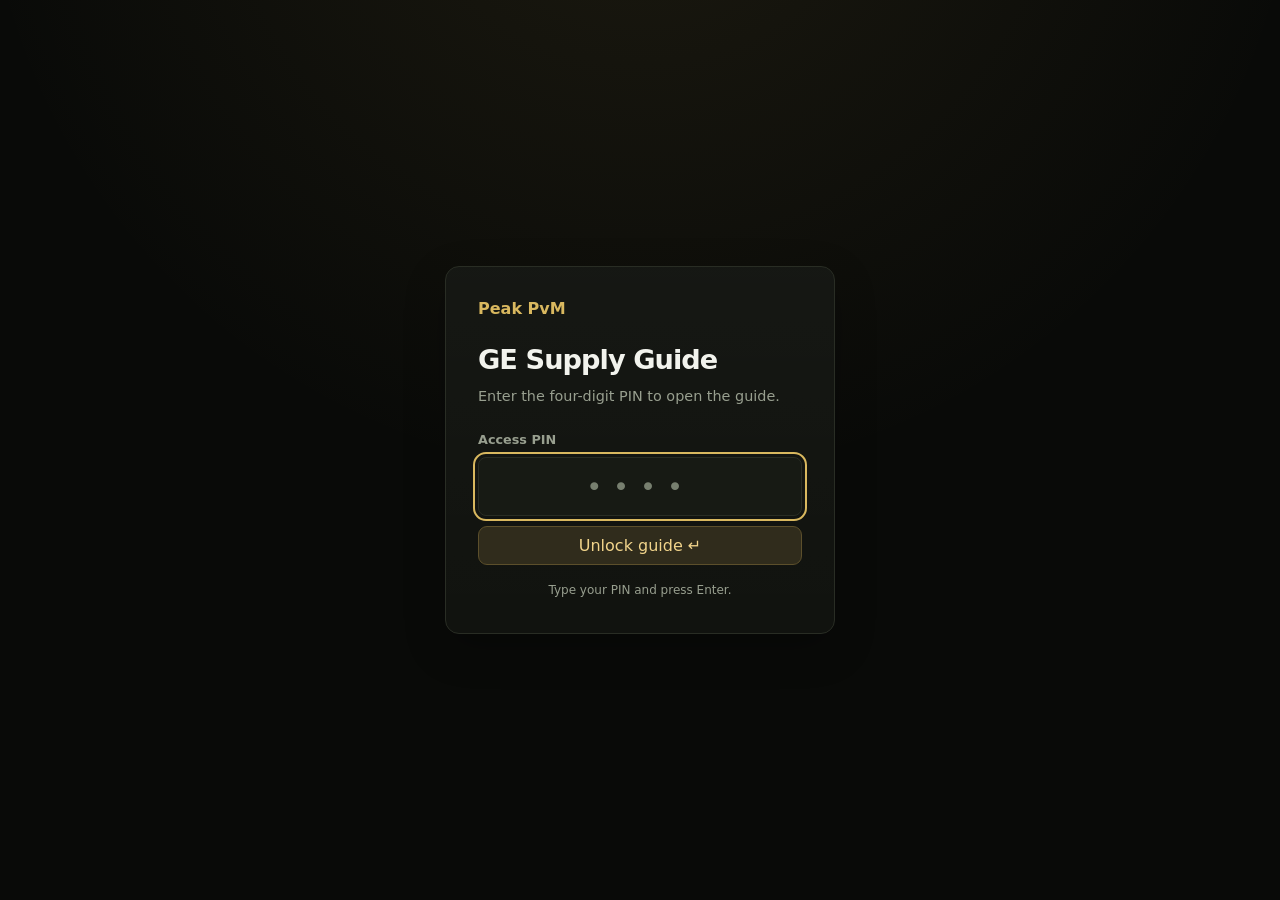
<file: ge/index.html>
<!doctype html>
<html lang="en">
<head>
  <meta charset="utf-8" />
  <meta name="viewport" content="width=device-width, initial-scale=1" />
  <meta name="theme-color" content="#0c0d0b" />
  <title>GE Supply Guide | Peak PvM</title>
  <meta name="description" content="A simple OSRS PvM supply buying guide using live RuneScape Wiki Grand Exchange price data." />
  <link rel="stylesheet" href="./styles.css?v=20261107-3" />
</head>
<body>
  <section id="pinGate" class="pin-gate" aria-labelledby="pinTitle">
    <div class="pin-card panel">
      <a class="brand" href="/">Peak PvM</a>
      <h1 id="pinTitle">GE Supply Guide</h1>
      <p>Enter the four-digit PIN to open the guide.</p>
      <form id="pinForm">
        <label for="pinInput">Access PIN</label>
        <input id="pinInput" type="password" inputmode="numeric" pattern="[0-9]{4}" minlength="4" maxlength="4" autocomplete="off" autofocus required aria-describedby="pinMessage" placeholder="••••">
        <button id="pinSubmit" class="refresh" type="submit">Unlock guide <span aria-hidden="true">↵</span></button>
        <p id="pinMessage" class="pin-message" role="alert"></p>
      </form>
      <p class="pin-hint">Type your PIN and press Enter.</p>
      <noscript><p>Enable JavaScript to enter the PIN and use the guide.</p></noscript>
    </div>
  </section>
  <main id="guide" class="shell" hidden inert>
    <header class="topbar">
      <a class="brand" href="/">Peak PvM</a>
      <div class="title-wrap">
        <h1>GE Supply Guide</h1>
        <p>When should I stock up?</p>
      </div>
      <button id="refreshBtn" class="refresh" type="button">Refresh</button>
    </header>

    <section class="hero panel" aria-live="polite">
      <div class="hero-row">
        <span>Best day to buy</span>
        <strong id="bestDay">Loading…</strong>
      </div>
      <div class="hero-row">
        <span>Best time</span>
        <strong id="bestTime">Loading…</strong>
      </div>
      <div class="hero-row">
        <span>Current status</span>
        <strong id="currentStatus" class="status neutral">Checking prices…</strong>
      </div>
      <div class="hero-row secondary">
        <span>Overall supply prices</span>
        <strong id="overallPrice">Loading…</strong>
      </div>
      <div class="hero-row secondary">
        <span>Best buy right now</span>
        <strong id="bestBuy">Loading…</strong>
      </div>
      <div class="hero-row secondary">
        <span>Worst buy right now</span>
        <strong id="worstBuy">Loading…</strong>
      </div>
    </section>

    <section class="panel table-panel">
      <div class="section-head">
        <div>
          <h2>Supplies</h2>
          <p id="summaryText">Pulling recent Grand Exchange history…</p>
        </div>
      </div>

      <div class="supply-controls">
        <div class="control-row search-row">
          <label class="search-label">Search supplies<input id="supplySearch" type="search" placeholder="Name or alias: ppot, scb, cballs…" autocomplete="off"></label>
          <label>Sort by<select id="sortOrder"><option value="opportunity">Best buying opportunity</option><option value="discount">Biggest discount</option><option value="name">Name A–Z</option><option value="price">Price: low to high</option></select></label>
          <button id="clearFilters" type="button">Clear filters</button>
        </div>
        <div class="control-row filter-row">
          <div id="categoryFilters" class="filter-group" role="group" aria-label="Supply category">
            <button type="button" data-category="All" aria-pressed="true">All</button>
            <button type="button" data-category="Food" aria-pressed="false">Food</button>
            <button type="button" data-category="Potions" aria-pressed="false">Potions</button>
            <button type="button" data-category="Runes" aria-pressed="false">Runes</button>
            <button type="button" data-category="Ammo" aria-pressed="false">Ammo</button>
            <button type="button" data-category="Charges" aria-pressed="false">Charges</button>
          </div>
          <button id="favoritesFilter" type="button" aria-pressed="false">★ Favorites</button>
          <span id="itemCount" role="status"></span>
        </div>
        <p id="priceFreshness" class="control-note"></p>
        <details class="quick-buy" open>
          <summary>Quick Buy List <span class="summary-separator">/</span> <span id="buyTotal" role="status"></span></summary>
          <div class="control-row" id="restockPresets">
            <span>Restock visible items:</span>
            <button type="button" data-quantity-preset="100">100</button>
            <button type="button" data-quantity-preset="500">500</button>
            <button type="button" data-quantity-preset="1000">1,000</button>
            <button id="clearList" type="button">Clear buy list</button>
          </div>
          <p class="control-note">Quantities and targets save automatically on this device. Total includes hidden items and uses available buy quotes; actual GE cost may vary.</p>
        </details>
        <p class="control-note">Buy alerts highlight reached targets when you refresh. Leave a target blank to turn it off.</p>
      </div>

      <div class="table-wrap">
        <table>
          <thead>
            <tr>
              <th>Supply</th>
              <th>Price</th>
              <th>Status</th>
              <th>Usually cheapest</th>
              <th>Buy quantity</th>
              <th>Buy alert (gp)</th>
            </tr>
          </thead>
          <tbody id="supplyRows"></tbody>
        </table>
      </div>
    </section>

    <section class="note panel">
      <strong>How this works</strong>
      <p>It compares live prices with recent hourly trade history and looks for the weekday and time block where the original PvM supply basket has tended to be cheapest. Added supplies do not change the overall market indicators. Individual signals require at least 24 traded hourly samples and a quote from the last hour. It is a historical buying signal, not a prediction of future prices.</p>
      <p class="source">Live market data: RuneScape Wiki real-time prices API.</p>
    </section>

    <div id="errorBox" class="error hidden" role="alert"></div>
  </main>

  <script src="./pin.js?v=20261107-3" defer></script>
<script defer src="/analytics.js?v=20261123-1"></script></body>
</html>
</file>
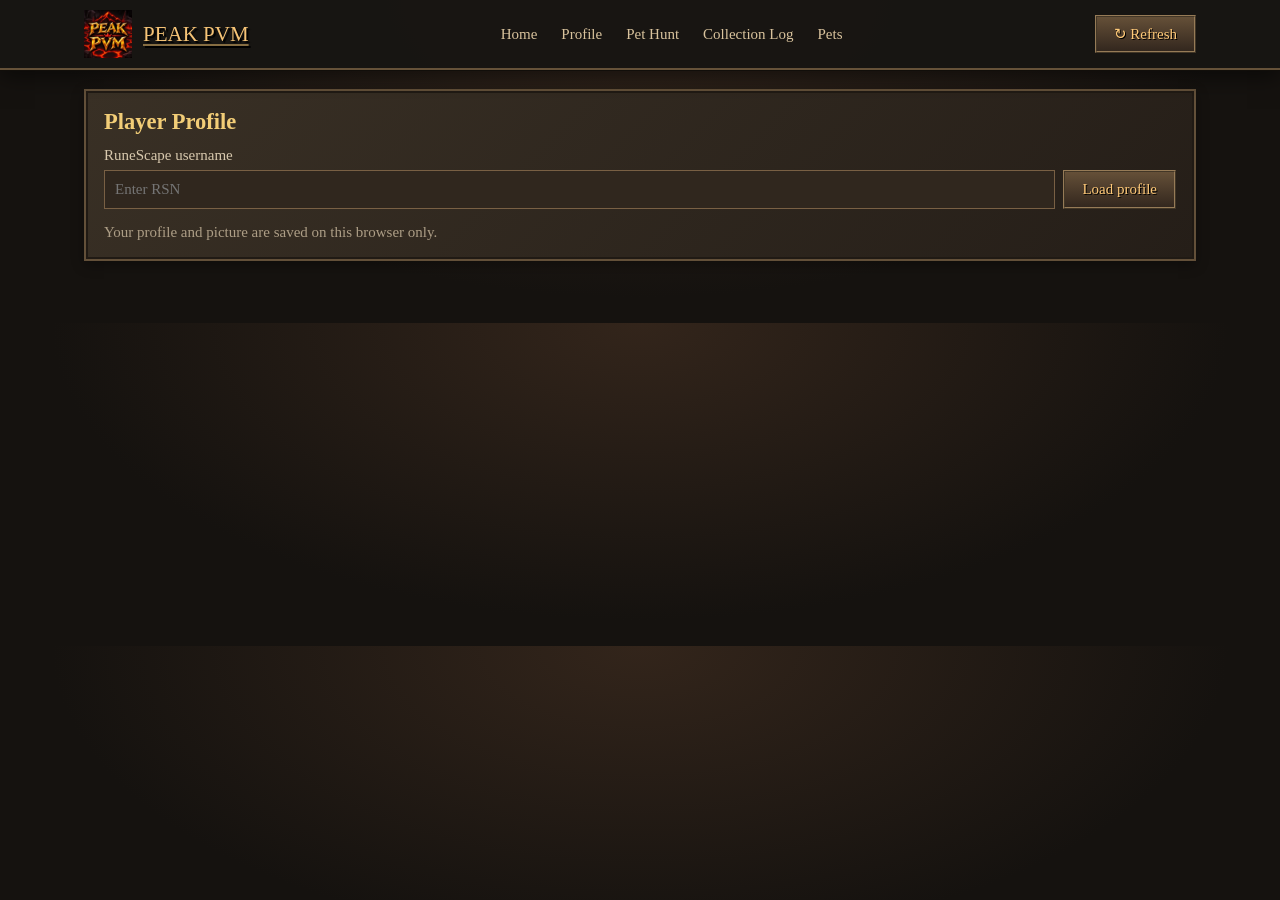
<file: profile/index.html>
<!doctype html><html lang="en"><head><meta charset="UTF-8"><meta name="viewport" content="width=device-width,initial-scale=1"><meta name="theme-color" content="#181714"><meta name="description" content="Look up any OSRS player, track pets and collection log progress with Peak PvM."><title>Player Profile · Peak PvM</title><link rel="stylesheet" href="/sniffin/src/style.css?v=10"><link rel="icon" href="/peak-favicon.png"><style>body{background:radial-gradient(ellipse at top,#33251b,#15120f 65%);font-family:Georgia,serif;font-size:15px;color:#d8c9ae}main{max-width:1160px}.header-inner{max-width:1160px}.brand-logo{width:48px;height:48px;object-fit:contain}.lookup{padding:18px;margin-bottom:16px}.lookup h2{color:#f2cd77;margin:0 0 12px}.lookup label{display:block;margin-bottom:6px}.lookup-row{display:flex;gap:8px;flex-wrap:wrap}.lookup input{min-width:120px;flex:1;background:#30271e;color:#e0c99d;border:1px solid #796044;padding:10px}.lookup p{color:#ad9e86;margin-bottom:0}.universal-avatar{display:flex;flex-direction:column;align-items:center;justify-content:center;padding:16px;gap:12px}.universal-avatar:after{display:none}.universal-avatar img{width:min(100%,250px);height:auto;aspect-ratio:1;object-fit:cover;border:2px solid #ad7735}.avatar-controls{display:flex;gap:6px;flex-wrap:wrap;justify-content:center}.avatar-controls label{cursor:pointer}.hero h1{font-size:clamp(32px,5vw,58px)}.hero-stats strong{font-size:clamp(20px,3vw,31px)}.section-top h2{font-size:30px}.stone{background:linear-gradient(135deg,#393025,#251e18);border:2px solid #635039;box-shadow:inset 0 0 0 2px #201a14,0 4px 12px #0005}.header-inner nav a{font-size:15px}.wordmark{font-size:21px}.hero-intro{font-size:16px}[hidden]{display:none!important}@media(max-width:650px){.hero{grid-template-columns:1fr}.hero-body{padding:16px}.hero-image{min-height:0;border-right:0}.header-inner{flex-wrap:wrap;gap:8px}.header-inner nav{flex-wrap:wrap;gap:10px}.hero-stats{grid-template-columns:repeat(2,minmax(0,1fr))}}</style></head><body>
<header class="site-header"><div class="header-inner"><button type="button" class="wordmark profile-open" aria-haspopup="dialog" aria-controls="profile-dialog" title="Click to view TempleOSRS skills, XP and boss KC"><img class="brand-logo" src="/peak-logo.webp" alt=""><span>PEAK PVM</span></button><nav><a href="/">Home</a><a href="#top">Profile</a><a href="#hunt">Pet Hunt</a><a href="#collection">Collection Log</a><a href="#menagerie">Pets</a></nav><button id="refresh" class="button plain">↻ Refresh</button></div></header>
<main id="top"><section class="lookup stone"><h2>Player Profile</h2><form id="lookup"><label for="rsn">RuneScape username</label><div class="lookup-row"><input id="rsn" maxlength="12" required placeholder="Enter RSN" autocomplete="off"><button class="button" type="submit">Load profile</button></div></form><p id="lookup-note" role="status">Your profile and picture are saved on this browser only.</p></section><div id="player-content" hidden>

<div class="status-line"><span class="lamp" id="lamp"></span><span id="status">Connecting to TempleOSRS…</span><details class="feed-status" id="feed-status"><summary aria-label="Temple feed details" title="Temple source status">i</summary><div class="feed-status-panel" id="feed-status-panel" aria-live="polite"></div></details><span class="time" id="sync-time"></span></div>
<section class="hero stone"><div class="hero-image universal-avatar"><img id="portrait" src="/peak-logo.webp" alt="Player profile picture"><div class="avatar-controls"><label class="button" for="photo">Upload picture</label><input id="photo" type="file" accept="image/png,image/jpeg,image/webp" hidden><button id="reset-photo" class="button" type="button">Reset</button></div></div><div class="hero-body"><div class="eyebrow">OLD SCHOOL RUNESCAPE / PLAYER RECORD</div><h1><button type="button" class="profile-name profile-open" aria-haspopup="dialog" aria-controls="profile-dialog" title="Click to view TempleOSRS skills, XP and boss KC">PLAYER</button></h1><p class="hero-intro">OSRS player record · TempleOSRS</p><div class="hero-stats"><div><span>TOTAL LEVEL</span><strong id="total-level">—</strong></div><div><span>OVERALL RANK</span><strong id="overall-rank">—</strong></div><div><span>EHB</span><strong id="ehb">—</strong></div><div><span>EHP</span><strong id="ehp">—</strong></div><div><span>PETS OWNED</span><strong id="pet-count">—</strong></div></div></div></section>
<section id="hunt" class="hunt-section"><div class="section-top"><div><span class="overline">THE CURRENT GRIND</span><h2>PET HUNT</h2></div><span class="rune-chip">TRACKED BY TEMPLE</span></div><div class="hunt-panel stone"><div class="hunt-head"><div class="target-emblem"><img src="https://static.runelite.net/cache/item/icon/23495.png" alt="" id="hunt-icon" loading="lazy"></div><div><span class="target-overline">CURRENT TARGET</span><h3 id="target-name">Select a pet</h3><p id="target-source">Choose your current grind</p></div><button type="button" id="edit-target" class="button target-edit" aria-haspopup="dialog">✎ Edit target</button></div><div class="hunt-metrics"><div><small>CURRENT KC</small><strong id="target-kc">—</strong></div><div><small>PET RATE</small><strong id="target-rate">—</strong></div><div><small>KC / PET RATE</small><strong id="target-ratio">—</strong></div><div><small>CHANCE BY THIS KC</small><strong id="target-chance">—</strong></div></div><div class="target-storage-note" id="target-storage">Saved in this browser</div><div class="hunt-foot" id="hunt-foot">The drop rate comes from TempleOSRS, not your personal drop history. Probability assumes independent rolls at the listed rate.</div></div></section>
<section id="collection" class="collection-section"><div class="section-top"><div><span class="overline">THE TREASURE RECORD</span><h2>COLLECTION LOG</h2></div><div class="collection-counter"><b id="collection-total">— / —</b><span>COLLECTED ITEMS</span></div></div><div class="log-frame"><div class="log-top"><span class="log-mini">▤</span><span class="log-label">Collection Log – <span id="log-count-title">—/—</span></span><span class="log-tools">Temple Sync <b id="log-sync-dot">●</b></span></div><div class="log-tabs" id="log-tabs" role="tablist"></div><div class="log-layout"><aside class="log-side"><label class="log-search">⌕ <input id="log-search" autocomplete="off" placeholder="Search categories / items…"></label><div id="log-list" class="log-list"><div class="placeholder">Loading entries…</div></div></aside><article class="log-main"><div class="log-entry-top"><div><h3 id="entry-name">Collection log</h3><p id="entry-obtained">Waiting for Temple data</p><p id="entry-kc"></p></div><div class="log-fraction" id="entry-ratio">—</div></div><div id="log-slots" class="log-slots"><div class="placeholder">The full log appears when Temple sync finishes.</div></div></article></div><div class="log-footer"><span id="log-footer-msg">All items and categories are supplied by TempleOSRS.</span><span id="log-finished">— categories complete</span></div></div><p class="source-note">All 5 in-game tabs are built from Temple's current category catalog. An item appears uncollected only when a successful player collection response confirms it is missing. Item counts can lag until a manual Temple sync.</p></section>
<section id="menagerie" class="menagerie-section"><div class="section-top"><div><span class="overline">THE COMPANIONS</span><h2>THE MENAGERIE</h2></div><div class="rune-chip" id="pet-summary">LIVE OWNERSHIP</div></div><div class="pet-grid" id="pet-grid"><div class="placeholder">Checking pet collection…</div></div></section>
<footer>UNOFFICIAL OSRS FAN PROFILE · NOT AFFILIATED WITH JAGEX <span><a href="https://templeosrs.com/" target="_blank" rel="noopener noreferrer">TempleOSRS</a> · <a href="https://oldschool.runescape.wiki/w/Collection_log" target="_blank" rel="noopener noreferrer">OSRS Wiki</a></span></footer></div></main>
<dialog id="target-dialog" class="target-dialog" aria-labelledby="target-dialog-title">
 <div class="edit-title"><h2 id="target-dialog-title">SELECT PET HUNT</h2><button type="button" id="close-target" class="close-target" aria-label="Close">×</button></div>
 
 <form id="target-form">
  <div id="target-edit-step" class="edit-body"><label for="target-search">FIND BOSS</label><input id="target-search" type="search" autocomplete="off" placeholder="Search bosses or pets…"><label for="target-select">SELECT TARGET</label><select id="target-select" size="11" required></select><p id="target-choice-details" class="edit-choice"></p></div>
  <p id="target-error" class="edit-error" role="status" aria-live="polite"></p>
  <div class="edit-actions" id="target-save-actions"><button class="button" type="button" id="cancel-target">Cancel</button><button class="button" type="submit" id="save-target">Save target</button></div>
 </form>
</dialog>

<dialog id="profile-dialog" class="profile-dialog" aria-labelledby="profile-dialog-title">
 <div class="profile-dialog-head"><div><span class="profile-overline">ADVENTURER'S RECORD</span><h2 id="profile-dialog-title">PLAYER <span class="profile-live-dot" aria-hidden="true">●</span></h2><p id="profile-data-status">Latest available TempleOSRS statistics</p></div><button type="button" id="close-profile" class="profile-close" aria-label="Close profile">×</button></div>
 <div class="profile-panels">
  <section class="profile-stat-panel"><div class="profile-panel-title"><h3>SKILLS</h3><small id="profile-skill-summary">TEMPLEOSRS</small></div><div id="profile-skills" class="profile-skills"><div class="profile-empty">Waiting for Temple data</div></div></section>
  <section class="profile-stat-panel"><div class="profile-panel-title"><h3>BOSS KILL COUNTS</h3><small id="profile-boss-summary">TEMPLEOSRS</small></div><label class="profile-boss-search"><span aria-hidden="true">⌕</span><input id="profile-boss-query" type="search" placeholder="Search bosses…" autocomplete="off" aria-label="Search bosses"></label><div id="profile-bosses" class="profile-bosses"><div class="profile-empty">Waiting for Temple data</div></div></section>
 </div><div class="profile-dialog-foot">Hover a skill to see its TempleOSRS XP. Boss KC and levels use the latest available TempleOSRS data. Missing values appear as —.</div>
</dialog>
<script src="./setup.js"></script><script defer src="./app.js"></script><script defer src="/analytics.js?v=20261123-1"></script></body></html>
</file>
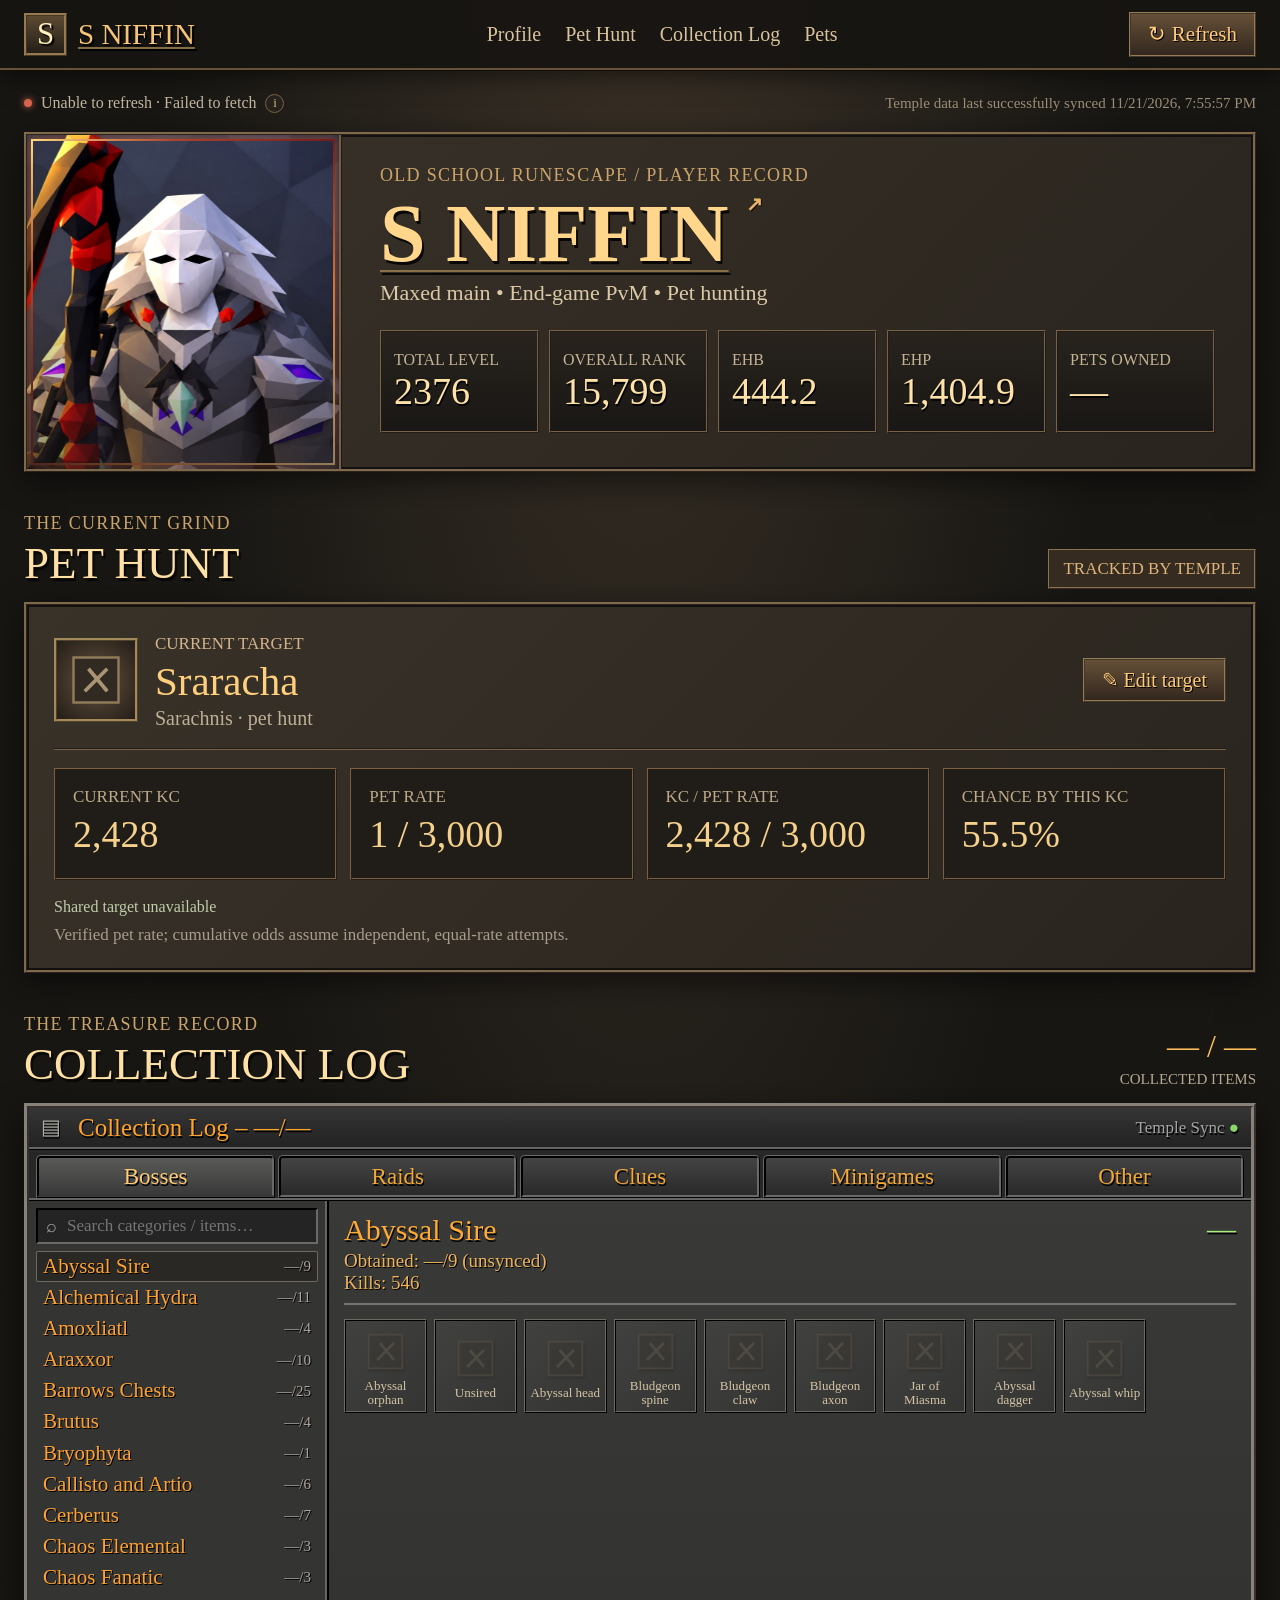
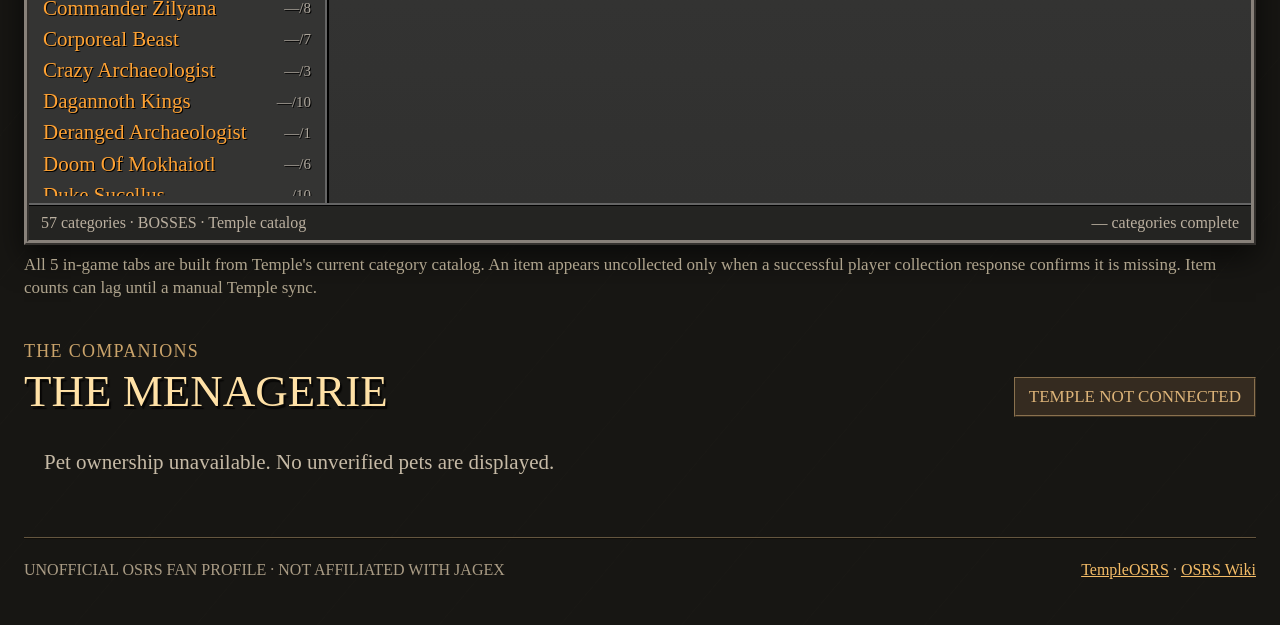
<file: sniffin/index.html>
<!doctype html><html lang="en"><head><meta charset="UTF-8"><meta name="viewport" content="width=device-width,initial-scale=1"><meta name="theme-color" content="#181714"><meta name="description" content="S Niffin OSRS profile, live TempleOSRS statistics, pet hunt and full collection log"><title>S Niffin · OSRS Collection & Pet Hunts</title><link rel="stylesheet" href="./src/style.css?v=10"></head><body>
<header class="site-header"><div class="header-inner"><button type="button" class="wordmark profile-open" aria-haspopup="dialog" aria-controls="profile-dialog" title="Click to view TempleOSRS skills, XP and boss KC"><span class="seal">S</span><span>S NIFFIN</span></button><nav><a href="#top">Profile</a><a href="#hunt">Pet Hunt</a><a href="#collection">Collection Log</a><a href="#menagerie">Pets</a></nav><button id="refresh" class="button plain">↻ Refresh</button></div></header>
<main id="top">

<div class="status-line"><span class="lamp" id="lamp"></span><span id="status">Connecting to TempleOSRS…</span><details class="feed-status" id="feed-status"><summary aria-label="Temple feed details" title="Temple source status">i</summary><div class="feed-status-panel" id="feed-status-panel" aria-live="polite"></div></details><span class="time" id="sync-time"></span></div>
<section class="hero stone"><div class="hero-image avatar-frame" id="profile-avatar" role="button" tabindex="0" aria-label="Play S Niffin final boss animation"><div class="avatar-scene"><img class="avatar-portrait" src="./assets/portrait.png" alt="RuneScape character artwork"><div class="avatar-smoke" aria-hidden="true"></div><div class="avatar-aura" aria-hidden="true"></div><div class="avatar-embers" aria-hidden="true"><span style="--x:3%;--y:84%;--dx:4px;--delay:-1s;--dur:4.5s"></span><span style="--x:97%;--y:78%;--dx:-4px;--delay:-3s;--dur:5.2s"></span><span style="--x:5%;--y:58%;--dx:3px;--delay:-2.2s;--dur:4.8s"></span><span style="--x:95%;--y:52%;--dx:-3px;--delay:-4.1s;--dur:5.5s"></span><span style="--x:3%;--y:31%;--dx:4px;--delay:-.6s;--dur:4.2s"></span><span style="--x:97%;--y:26%;--dx:-4px;--delay:-2.8s;--dur:5s"></span></div><div class="avatar-lightning" aria-hidden="true"></div><div class="avatar-flash" aria-hidden="true"></div><div class="avatar-burst" aria-hidden="true"><span>S NIFFIN</span><strong>FINAL BOSS</strong></div></div></div><div class="hero-body"><div class="eyebrow">OLD SCHOOL RUNESCAPE / PLAYER RECORD</div><h1><button type="button" class="profile-name profile-open" aria-haspopup="dialog" aria-controls="profile-dialog" title="Click to view TempleOSRS skills, XP and boss KC">S NIFFIN</button></h1><p class="hero-intro">Maxed main • End-game PvM • Pet hunting</p><div class="hero-stats"><div><span>TOTAL LEVEL</span><strong id="total-level">—</strong></div><div><span>OVERALL RANK</span><strong id="overall-rank">—</strong></div><div><span>EHB</span><strong id="ehb">—</strong></div><div><span>EHP</span><strong id="ehp">—</strong></div><div><span>PETS OWNED</span><strong id="pet-count">—</strong></div></div></div></section>
<section id="hunt" class="hunt-section"><div class="section-top"><div><span class="overline">THE CURRENT GRIND</span><h2>PET HUNT</h2></div><span class="rune-chip">TRACKED BY TEMPLE</span></div><div class="hunt-panel stone"><div class="hunt-head"><div class="target-emblem"><img src="https://static.runelite.net/cache/item/icon/23495.png" alt="Sraracha" id="hunt-icon" loading="lazy"></div><div><span class="target-overline">CURRENT TARGET</span><h3 id="target-name">Sraracha</h3><p id="target-source">Sarachnis · boss pet</p></div><button type="button" id="edit-target" class="button target-edit" aria-haspopup="dialog">✎ Edit target</button></div><div class="hunt-metrics"><div><small>CURRENT KC</small><strong id="target-kc">—</strong></div><div><small>PET RATE</small><strong id="target-rate">—</strong></div><div><small>KC / PET RATE</small><strong id="target-ratio">—</strong></div><div><small>CHANCE BY THIS KC</small><strong id="target-chance">—</strong></div></div><div class="target-storage-note" id="target-storage">Loading shared target…</div><div class="hunt-foot" id="hunt-foot">The drop rate comes from TempleOSRS, not your personal drop history. Probability assumes independent rolls at the listed rate.</div></div></section>
<section id="collection" class="collection-section"><div class="section-top"><div><span class="overline">THE TREASURE RECORD</span><h2>COLLECTION LOG</h2></div><div class="collection-counter"><b id="collection-total">— / —</b><span>COLLECTED ITEMS</span></div></div><div class="log-frame"><div class="log-top"><span class="log-mini">▤</span><span class="log-label">Collection Log – <span id="log-count-title">—/—</span></span><span class="log-tools">Temple Sync <b id="log-sync-dot">●</b></span></div><div class="log-tabs" id="log-tabs" role="tablist"></div><div class="log-layout"><aside class="log-side"><label class="log-search">⌕ <input id="log-search" autocomplete="off" placeholder="Search categories / items…"></label><div id="log-list" class="log-list"><div class="placeholder">Loading entries…</div></div></aside><article class="log-main"><div class="log-entry-top"><div><h3 id="entry-name">Collection log</h3><p id="entry-obtained">Waiting for Temple data</p><p id="entry-kc"></p></div><div class="log-fraction" id="entry-ratio">—</div></div><div id="log-slots" class="log-slots"><div class="placeholder">The full log appears when Temple sync finishes.</div></div></article></div><div class="log-footer"><span id="log-footer-msg">All items and categories are supplied by TempleOSRS.</span><span id="log-finished">— categories complete</span></div></div><p class="source-note">All 5 in-game tabs are built from Temple's current category catalog. An item appears uncollected only when a successful player collection response confirms it is missing. Item counts can lag until a manual Temple sync.</p></section>
<section id="menagerie" class="menagerie-section"><div class="section-top"><div><span class="overline">THE COMPANIONS</span><h2>THE MENAGERIE</h2></div><div class="rune-chip" id="pet-summary">LIVE OWNERSHIP</div></div><div class="pet-grid" id="pet-grid"><div class="placeholder">Checking pet collection…</div></div></section>
<footer>UNOFFICIAL OSRS FAN PROFILE · NOT AFFILIATED WITH JAGEX <span><a href="https://templeosrs.com/player/overview.php?player=s+niffin" target="_blank" rel="noopener noreferrer">TempleOSRS</a> · <a href="https://oldschool.runescape.wiki/w/Collection_log" target="_blank" rel="noopener noreferrer">OSRS Wiki</a></span></footer></main>
<dialog id="target-dialog" class="target-dialog" aria-labelledby="target-dialog-title">
 <div class="edit-title"><h2 id="target-dialog-title">UNLOCK PET HUNT</h2><button type="button" id="close-target" class="close-target" aria-label="Close">×</button></div>
 <form id="target-unlock-form">
  <div id="target-lock-step" class="edit-body"><label for="target-pin">ENTER EDIT PIN</label><input type="password" id="target-pin" inputmode="numeric" pattern="[0-9]{4}" autocomplete="off" maxlength="4" placeholder="4-digit PIN" required><p>Enter the PIN to access the boss editor.</p><button type="submit" id="unlock-target" class="button">Unlock editor</button></div>
 </form>
 <form id="target-form">
  <div id="target-edit-step" class="edit-body" hidden><label for="target-search">FIND BOSS</label><input id="target-search" type="search" autocomplete="off" placeholder="Search bosses or pets…"><label for="target-select">SELECT TARGET</label><select id="target-select" size="11" required></select><p id="target-choice-details" class="edit-choice"></p></div>
  <p id="target-error" class="edit-error" role="status" aria-live="polite"></p>
  <div class="edit-actions" id="target-save-actions" hidden><button class="button" type="button" id="cancel-target">Cancel</button><button class="button" type="submit" id="save-target">Save target</button></div>
 </form>
</dialog>

<dialog id="profile-dialog" class="profile-dialog" aria-labelledby="profile-dialog-title">
 <div class="profile-dialog-head"><div><span class="profile-overline">ADVENTURER'S RECORD</span><h2 id="profile-dialog-title">S NIFFIN <span class="profile-live-dot" aria-hidden="true">●</span></h2><p id="profile-data-status">Latest available TempleOSRS statistics</p></div><button type="button" id="close-profile" class="profile-close" aria-label="Close profile">×</button></div>
 <div class="profile-panels">
  <section class="profile-stat-panel"><div class="profile-panel-title"><h3>SKILLS</h3><small id="profile-skill-summary">TEMPLEOSRS</small></div><div id="profile-skills" class="profile-skills"><div class="profile-empty">Waiting for Temple data</div></div></section>
  <section class="profile-stat-panel"><div class="profile-panel-title"><h3>BOSS KILL COUNTS</h3><small id="profile-boss-summary">TEMPLEOSRS</small></div><label class="profile-boss-search"><span aria-hidden="true">⌕</span><input id="profile-boss-query" type="search" placeholder="Search bosses…" autocomplete="off" aria-label="Search bosses"></label><div id="profile-bosses" class="profile-bosses"><div class="profile-empty">Waiting for Temple data</div></div></section>
 </div><div class="profile-dialog-foot">Hover a skill to see its TempleOSRS XP. Boss KC and levels use the latest available TempleOSRS data. Missing values appear as —.</div>
</dialog>
<script src="./src/config.js?v=sync-audit-20261126-3"></script><script defer src="./src/app.js?v=pet-rates-20261126-1"></script><script defer src="/analytics.js?v=20261123-1"></script></body></html>
</file>
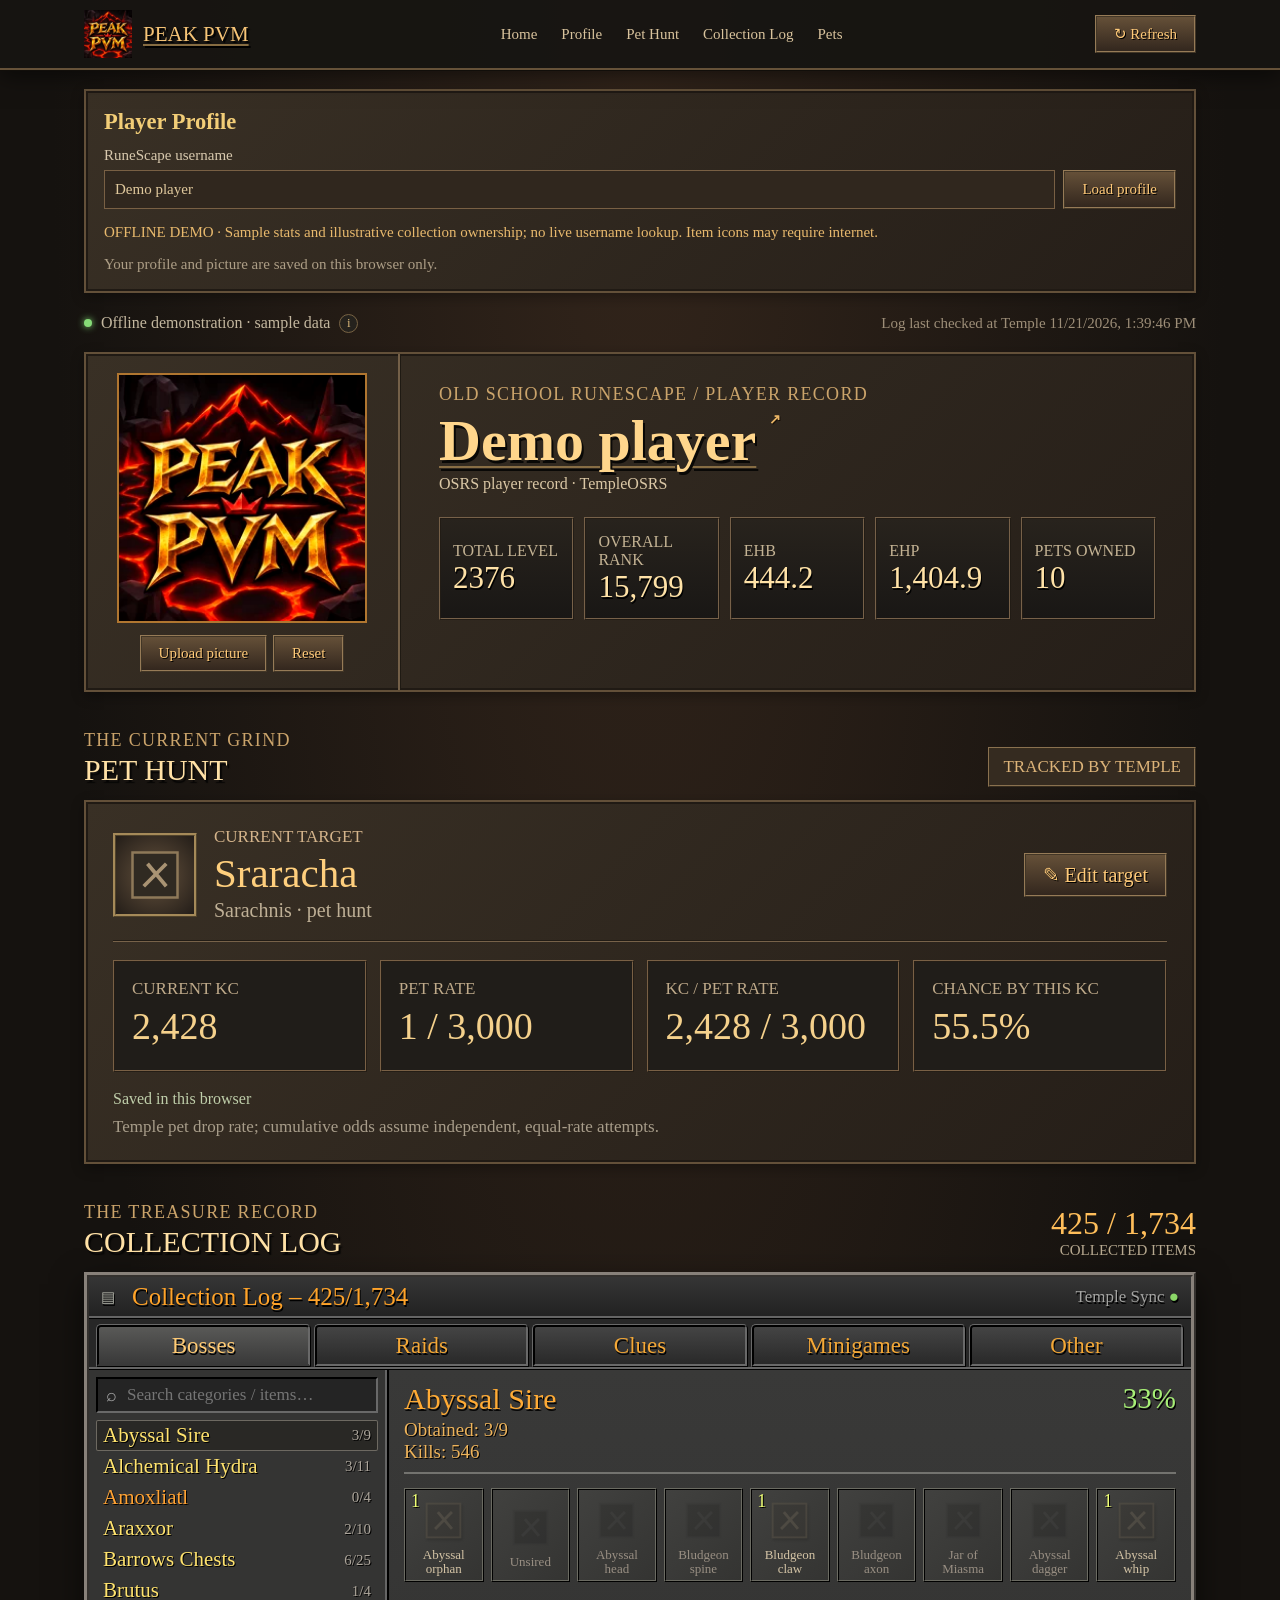
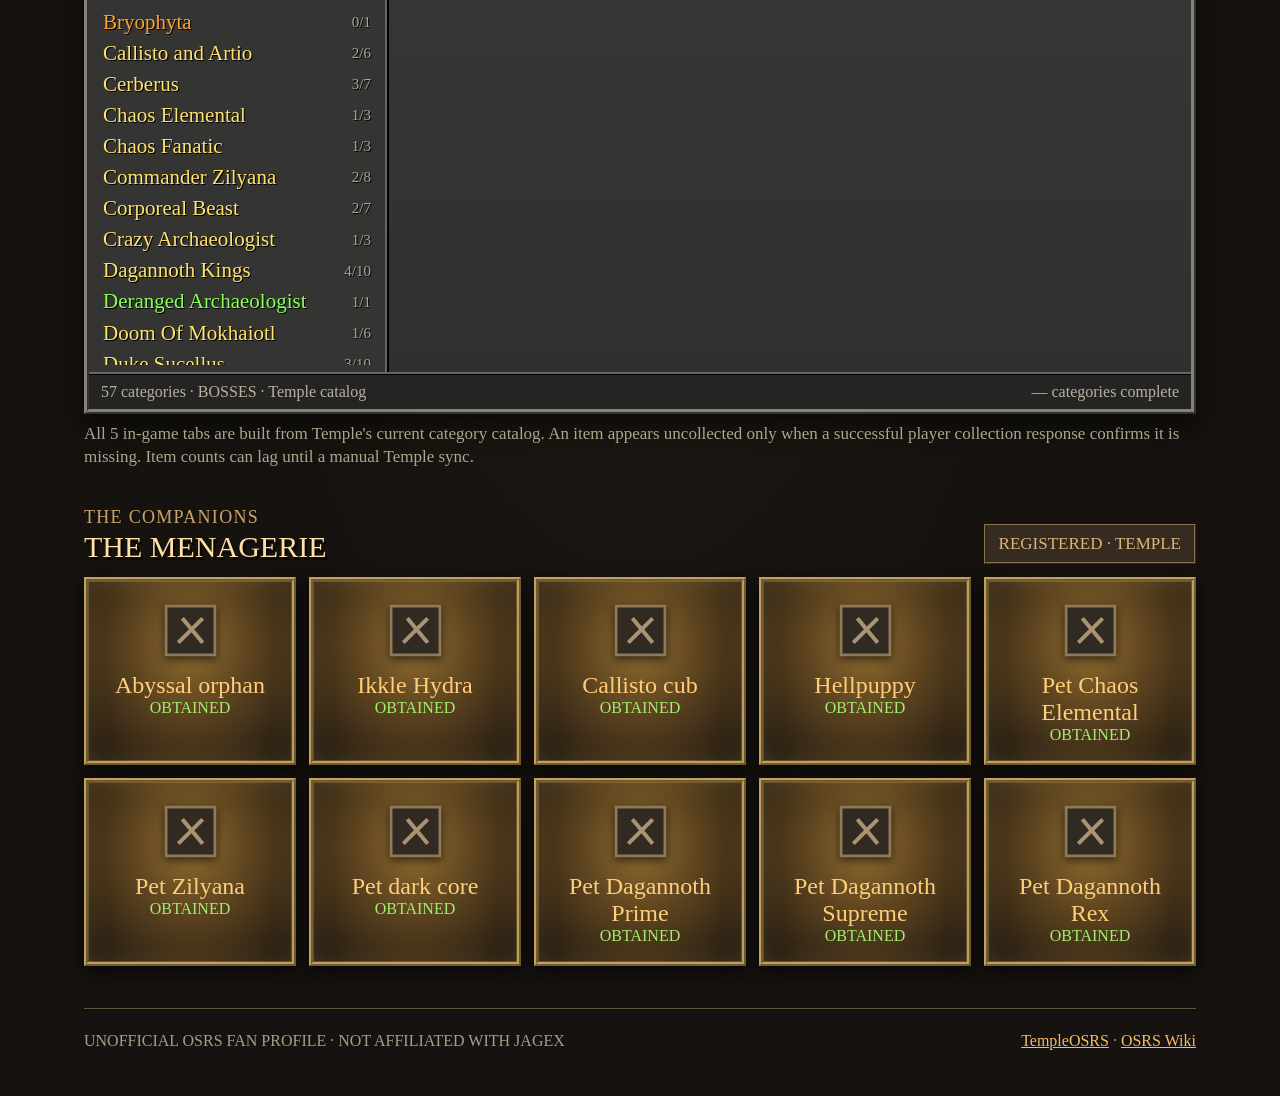
<file: profile/offline-preview.html>
<!doctype html><html lang="en"><head><meta charset="UTF-8"><meta name="viewport" content="width=device-width,initial-scale=1"><meta name="theme-color" content="#181714"><meta name="description" content="Look up any OSRS player, track pets and collection log progress with Peak PvM."><title>Player Profile · Peak PvM</title><style>
:root{--bg:#171613;--panel:#302c25;--wood:#41372c;--edge:#77624a;--ink:#e8d7ad;--gold:#f4bc67;--orange:#ffab34;--green:#95ed64;--muted:#b5a58c;--rim:#10100e}*{box-sizing:border-box}html{scroll-behavior:smooth;scroll-padding-top:90px}body{margin:0;background:radial-gradient(ellipse at 50% -15%,#3d3328 0,transparent 55%),repeating-linear-gradient(130deg,transparent 0 92px,rgba(230,204,143,.006) 92px 93px),#171613;color:var(--ink);font-family:Rune,Georgia,serif;font-size:21px}button,input{font:inherit}button{cursor:pointer}a{color:var(--gold)}.site-header{z-index:9;position:sticky;top:0;background:#171512f5;border-bottom:3px ridge #665239;box-shadow:0 5px 22px #0008}.header-inner{max-width:1440px;margin:auto;min-height:68px;padding:8px 24px;display:flex;align-items:center;gap:24px}.wordmark{display:flex;align-items:center;gap:11px;text-decoration:none;font-size:29px;color:#f6c477;text-shadow:2px 2px 1px #000}.wordmark small{display:block;font-size:13px;letter-spacing:1.6px;color:#c7b69a}.seal{width:43px;height:43px;border:3px ridge #987a50;background:linear-gradient(#5d4a32,#231e18);display:grid;place-items:center;color:#fff0bd;font-size:31px}.header-inner nav{display:flex;gap:24px;flex:1;justify-content:center}.header-inner nav a{color:#d9c39d;text-decoration:none;font-size:20px}.header-inner nav a:hover{color:#fff0b6}.button{padding:8px 17px;border:2px ridge #967b57;background:linear-gradient(#655038,#33271e);color:#ffca79;text-shadow:1px 1px #000}.button:hover{filter:brightness(1.15)}main{max-width:1440px;margin:auto;padding:18px 24px 46px}.test-strip{background:#50371c;color:#ffe0ad;border:2px solid #9b7139;padding:9px 15px;margin-bottom:15px;display:flex;gap:13px;align-items:center}.test-strip[hidden]{display:none}.test-strip code{font-family:monospace;font-size:12px}.status-line{min-height:28px;display:flex;gap:9px;align-items:center;font-size:16px;color:#c3b79f;margin:0 0 15px}.lamp{width:8px;height:8px;border-radius:50%;background:#d1a654;box-shadow:0 0 7px #cba14b}.lamp.ok{background:#86db77;box-shadow:0 0 7px #86db77}.lamp.error{background:#d5654c;box-shadow:0 0 7px #d5654c}.time{margin-left:auto;font-size:15px;color:#9d8e78}.stone{border:3px ridge #7f694d;background:linear-gradient(135deg,#393229,#29241e);box-shadow:inset 0 0 0 2px #13110f,0 9px 28px #0008}.hero{display:grid;grid-template-columns:315px 1fr;min-height:340px}.hero-image{min-height:330px;border-right:3px ridge #746048;overflow:hidden;position:relative}.hero-image:after{content:"";position:absolute;inset:0;background:linear-gradient(0deg,#251e1e85,transparent 55%);pointer-events:none}.hero-image img{display:block;width:100%;height:100%;max-height:360px;object-fit:cover;object-position:50% 35%;filter:contrast(1.07)}.hero-body{padding:30px 38px 25px}.eyebrow,.overline{font-size:18px;color:#cba46b;letter-spacing:1.3px}.hero h1{font-size:82px;line-height:1;margin:7px 0 5px;color:#ffd68c;text-shadow:2px 3px 0 #090806}.hero-intro{color:#dbc8a6;font-size:22px;margin:0 0 24px}.hero-stats{display:grid;grid-template-columns:repeat(5,minmax(0,1fr));gap:10px}.hero-stats>div{background:linear-gradient(180deg,#28231d,#191715);border:2px ridge #776149;min-height:103px;display:flex;flex-direction:column;justify-content:center;padding:12px}.hero-stats span,.hero-stats small{color:#c4b394;font-size:16px}.hero-stats strong{font-size:38px;font-weight:normal;color:#ffe2a7;text-shadow:1px 2px #000;overflow-wrap:anywhere}.section-top{display:flex;align-items:end;justify-content:space-between;gap:20px;margin:38px 0 13px}.section-top h2{font-size:45px;font-weight:normal;margin:2px 0 0;color:#ffe1a6;text-shadow:2px 3px 1px #070605}.rune-chip{border:2px ridge #8a714f;padding:8px 13px;color:#ddb479;background:#352b20;font-size:17px}.hunt-panel{padding:25px 27px}.hunt-head{display:flex;gap:17px;align-items:center;padding:0 0 18px;border-bottom:2px groove #776249}.target-emblem{display:grid;place-items:center;width:84px;height:84px;background:radial-gradient(#65523d,#231d18);border:3px ridge #a58a59}.target-emblem img{width:60px;height:60px;object-fit:contain;image-rendering:pixelated}.target-overline{font-size:17px;color:#d4b48b}.hunt-head h3{font-weight:normal;font-size:41px;color:#ffcf7d;margin:2px 0}.hunt-head p{font-size:20px;color:#bfb096;margin:0}.hunt-mark{margin-left:auto;font-size:45px;color:#c59a58}.hunt-metrics{display:grid;grid-template-columns:repeat(4,minmax(0,1fr));gap:13px;margin:18px 0}.hunt-metrics>div{display:flex;flex-direction:column;justify-content:center;padding:17px;background:#201d19;border:2px ridge #796045}.hunt-metrics small,.hunt-metrics span{display:block;color:#bfaa8a;font-size:17px}.hunt-metrics strong{display:block;font-size:38px;font-weight:normal;color:#f5d18c;margin:5px 0}.hunt-foot{font-size:17px;color:#a89d8a}.collection-counter{text-align:right}.collection-counter b{display:block;font-size:32px;font-weight:normal;color:#ffbe5a}.collection-counter span{font-size:15px;color:#b7a990}.log-frame{border:5px ridge #88817a;background:#333332;box-shadow:0 12px 30px #0009,inset 0 0 0 3px #161616}.log-top{display:flex;align-items:center;min-height:42px;gap:17px;padding:5px 12px;background:linear-gradient(#353535,#222);border-bottom:3px ridge #111;text-shadow:1px 2px #000}.log-mini{color:#aeb0a6}.log-label{color:#ffa329;font-size:25px;flex:1}.log-tools{font-size:17px;color:#a4a4a2}.log-tools b{color:#8bd768}.log-tabs{display:flex;gap:3px;padding:5px 7px 0;background:#272727;border-bottom:3px ridge #111;overflow-x:auto}.log-tabs button{font-size:23px;color:#f4a837;text-shadow:1px 2px #000;background:linear-gradient(#444,#292929);min-width:128px;flex:1;border:3px ridge #151515;border-radius:5px 5px 0 0;padding:6px 12px 5px}.log-tabs button.selected{background:linear-gradient(#595957,#393939);color:#ffcb75;border-bottom-color:#393939}.log-layout{display:grid;grid-template-columns:300px minmax(0,1fr);min-height:570px}.log-side{background:#343433;border-right:4px ridge #111;padding:7px}.log-search{display:flex;align-items:center;gap:8px;background:#242424;border:2px inset #151515;padding:5px 8px;font-size:18px;color:#aaa;margin-bottom:7px}.log-search input{background:none;border:0;outline:0;color:#f1d2a0;min-width:0;width:100%;font-size:17px}.log-list{max-height:545px;overflow-y:auto;scrollbar-color:#62605b #222;scrollbar-width:thin}.log-list button{display:flex;align-items:center;justify-content:space-between;gap:4px;width:100%;text-align:left;color:#ffa233;text-shadow:1px 1px #000;background:transparent;border:0;border-radius:2px;font-size:21px;line-height:1.1;padding:4px 7px}.log-list button:hover{background:#464643}.log-list button.selected{background:#292825;color:#ffa233;box-shadow:inset 0 0 0 1px #6d6961}.log-list button.complete>span:first-child{color:#8aff58}.log-list button.partial>span:first-child{color:#ffe36e}.log-list button small{font-size:15px;color:#aca59b}.log-main{background:linear-gradient(#393938,#30302f);padding:12px 15px}.log-entry-top{display:flex;justify-content:space-between;align-items:start;padding:0 0 9px;border-bottom:2px inset #1f1f1e}.log-entry-top h3{font-size:30px;font-weight:normal;color:#ffab35;text-shadow:1px 2px #070707;margin:0 0 3px}.log-entry-top p{margin:0;font-size:19px;color:#edb35b;text-shadow:1px 1px #000}.log-fraction{font-size:29px;color:#a7ef76;text-shadow:1px 2px #000}.log-slots{display:grid;grid-template-columns:repeat(auto-fill,minmax(79px,1fr));gap:7px;align-content:start;min-height:422px;margin-top:14px}.slot{background:linear-gradient(135deg,#41413f,#343432);border:2px ridge #171715;min-height:94px;position:relative;display:flex;justify-content:center;align-items:center;flex-direction:column;padding:8px 3px 5px;cursor:default}.slot img{width:45px;height:45px;object-fit:contain;image-rendering:pixelated;filter:drop-shadow(1px 2px 1px #000c)}.slot.missing img{filter:grayscale(1) brightness(.38)}.slot .qty{position:absolute;left:5px;top:1px;color:#efff75;text-shadow:1px 1px #000;font-size:18px}.slot .item-label{font-size:13px;line-height:1.05;text-align:center;color:#d4c4a6;margin-top:5px}.slot.missing .item-label{color:#998f83}.slot img.error-icon{opacity:.17}.log-footer{display:flex;justify-content:space-between;gap:15px;align-items:center;padding:8px 12px;background:#242422;border-top:3px ridge #111;font-size:16px;color:#bbb0a0}.source-note{font-size:17px;color:#afa48d;line-height:1.35;margin:9px 0 0}.pet-grid{display:grid;grid-template-columns:repeat(5,minmax(0,1fr));gap:13px}.pet-card{border:4px ridge #9d814f;padding:17px 10px;text-align:center;background:radial-gradient(circle at 50% 40%,#5d4a2f,#2d261c 78%);box-shadow:inset 0 0 25px #d8b06314,0 5px 14px #0009}.pet-card img{width:65px;height:65px;object-fit:contain;display:block;margin:auto;image-rendering:pixelated}.pet-card strong{display:block;font-size:24px;font-weight:normal;color:#ffce7b;margin-top:9px}.pet-card small{font-size:16px;color:#a2ed72}.placeholder{grid-column:1/-1;color:#c6baa6;padding:20px;font-size:21px}footer{border-top:2px ridge #65563f;margin-top:42px;padding-top:22px;font-size:16px;display:flex;justify-content:space-between;color:#aa9c85;flex-wrap:wrap;gap:10px}@media(max-width:1050px){.hero{grid-template-columns:240px 1fr}.hero-body{padding:24px}.hero-stats{grid-template-columns:repeat(2,1fr)}.hunt-metrics{grid-template-columns:repeat(2,1fr)}.pet-grid{grid-template-columns:repeat(3,1fr)}}@media(max-width:700px){.header-inner{flex-wrap:wrap;gap:10px;padding:9px 13px}.header-inner nav{order:3;width:100%;gap:17px;justify-content:flex-start;overflow:auto}.header-inner nav a{white-space:nowrap}.wordmark{font-size:22px}.wordmark small{font-size:11px}main{padding:13px 11px}.hero{grid-template-columns:1fr}.hero-image{height:200px;min-height:0;border-right:0;border-bottom:3px ridge #746048}.hero-image img{max-height:none;object-position:50% 30%}.hero-body{padding:19px}.hero h1{font-size:58px}.hero-stats{grid-template-columns:repeat(2,1fr)}.hero-stats strong{font-size:30px}.section-top h2{font-size:36px}.hunt-panel{padding:15px}.hunt-head h3{font-size:32px}.hunt-metrics{gap:8px}.hunt-metrics>div{padding:11px}.hunt-metrics strong{font-size:29px}.log-layout{grid-template-columns:1fr}.log-side{border-right:0;border-bottom:3px ridge #111}.log-list{max-height:190px}.log-tabs button{min-width:94px;font-size:19px}.log-slots{grid-template-columns:repeat(auto-fill,minmax(68px,1fr))}.log-footer{display:block}.pet-grid{grid-template-columns:repeat(2,minmax(0,1fr))}.collection-counter b{font-size:25px}.source-note{font-size:16px}}

/* Current target editing — standalone block, removable without touching the site theme. */
.target-edit{margin-left:auto;white-space:nowrap;font-size:20px}
.target-dialog{border:4px ridge #aa8858;background:linear-gradient(#40362a,#201b16);color:#f6d59b;font-family:Rune,Georgia,serif;font-size:23px;box-shadow:0 24px 95px #000d;max-width:min(95vw,620px);width:100%;padding:0}
.target-dialog::backdrop{background:#050404b9;backdrop-filter:blur(3px)}
.edit-title{display:flex;align-items:center;justify-content:space-between;border-bottom:3px ridge #816746;padding:12px 19px}
.edit-title h2{font-weight:normal;font-size:33px;margin:0;color:#ffce7b}
.close-target{border:2px ridge #9e7953;background:#26201b;color:#ffcc80;font-size:26px;min-width:38px}
.edit-body{padding:18px 22px;display:flex;flex-direction:column;gap:8px}
.edit-body label{font-size:19px;color:#f7c985;margin-top:6px}
.edit-body input,.edit-body select{background:#1e1d1b;color:#ffcb8c;border:2px inset #7f6140;border-radius:0;padding:9px;font-size:20px;min-width:0;width:100%}
.edit-body select{height:260px;overflow:auto}.edit-body option{padding:7px 5px;font-size:19px}
.edit-body option:checked{background:#735735;color:#ffe8aa}.edit-choice{font-size:18px;line-height:1.4;margin:8px 0 0;color:#cbb99a;min-height:25px}
.edit-error{min-height:22px;color:#ff997d;font-size:19px;margin:0}
.edit-actions{display:flex;justify-content:flex-end;gap:12px;padding:12px 22px 20px}
@media(max-width:700px){.target-edit{font-size:17px}.hunt-head{flex-wrap:wrap}.edit-body select{height:220px}}
.target-storage-note{color:#bfceaa;font-size:16px;margin-bottom:9px}

/* PIN screen is the only visible step until PIN verification succeeds. */
#target-lock-step[hidden],#target-edit-step[hidden],#target-save-actions[hidden]{display:none!important}
#target-lock-step p{font-size:18px;color:#cbb99a;margin:6px 0 13px}
#unlock-target{align-self:flex-start}
#target-error{padding:0 22px}
.pet-card{background:radial-gradient(ellipse at 50% 36%,#8f6b2e 0%,#5c431f 42%,#251c12 90%);border-color:#c4a05c;box-shadow:inset 0 0 0 1px #f3cd6a36,inset 0 0 25px #ffd46d25,0 5px 17px #000a}
.pet-card img{filter:drop-shadow(0 3px 4px #0009)}

/* v4 — compact in-game-style live stats overlay; existing theme unchanged. */
.wordmark.profile-open{border:0;padding:0;background:none;text-align:left;font-family:inherit;cursor:pointer}
.wordmark.profile-open:hover,.profile-name:hover{filter:brightness(1.1)}
.profile-name{padding:0;border:0;background:transparent;color:inherit;font:inherit;text-shadow:inherit;line-height:inherit;cursor:pointer;text-align:left}
.profile-name:focus-visible,.wordmark.profile-open:focus-visible{outline:2px solid #f9c36d;outline-offset:4px}
.profile-dialog{width:min(96vw,1030px);max-width:1030px;max-height:min(92vh,1000px);padding:0;border:4px ridge #947951;background:#292724;color:#e9d9b7;font:21px Rune,Georgia,serif;box-shadow:0 26px 85px #000e}
.profile-dialog::backdrop{background:#000b;backdrop-filter:blur(3px)}
.profile-dialog-head{display:flex;align-items:flex-start;justify-content:space-between;gap:16px;padding:16px 18px 12px;background:linear-gradient(#493d30,#302921);border-bottom:3px ridge #8c7150}
.profile-overline{font-size:15px;color:#bc9e71;letter-spacing:.08em}
.profile-dialog-head h2{font-weight:normal;font-size:43px;color:#ffca78;margin:1px 0;text-shadow:2px 2px #0e0905}
.profile-dialog-head p{font-size:15px;color:#d0b999;margin:0}
.profile-live-dot{font-size:14px;color:#89d978;vertical-align:middle}
.profile-close{width:36px;height:34px;flex:none;border:3px ridge #806c55;color:#ffd29a;background:#29231c;font-size:31px;line-height:22px}
.profile-panels{display:grid;grid-template-columns:minmax(270px,.9fr) minmax(320px,1.25fr);gap:12px;padding:12px}
.profile-stat-panel{min-width:0;border:3px ridge #181818;background:linear-gradient(#333331,#292928);padding:10px}
.profile-panel-title{display:flex;align-items:center;justify-content:space-between;gap:8px;padding:2px 4px 10px;border-bottom:2px ridge #161616}
.profile-panel-title h3{font-size:27px;font-weight:normal;color:#f3b654;margin:0}
.profile-panel-title small{font-size:13px;color:#aaa395}
.profile-skills{display:grid;grid-template-columns:repeat(3,minmax(0,1fr));gap:4px;padding-top:10px;width:100%;min-width:0}
.profile-skill,.profile-boss{display:flex;align-items:center;gap:6px;min-width:0;padding:4px 5px;border:1px solid #171715;background:#262625;color:#f4d8ad;min-height:37px}
.profile-skill img,.profile-boss img{flex:none;width:27px;height:27px;object-fit:contain;image-rendering:pixelated}
.profile-skill .profile-val,.profile-boss .profile-val{margin-left:auto;font-size:20px;line-height:1.05;color:#fff0c0;text-shadow:1px 1px #000}
.profile-skill{justify-content:space-between}
.profile-boss-search{display:flex;gap:8px;align-items:center;background:#211f1d;border:2px inset #171512;margin:10px 0 7px;padding:5px 8px;color:#e8b264}
.profile-boss-search input{color:#e8d9bf;font:19px Rune,Georgia,serif;border:0;outline:0;background:transparent;flex:1;min-width:0}
.profile-bosses{display:grid;grid-template-columns:repeat(3,minmax(0,1fr));align-content:start;gap:4px;max-height:510px;min-height:260px;overflow:auto;scrollbar-color:#73614a #21201e;scrollbar-width:thin}
.profile-boss{justify-content:flex-start}
.profile-boss .profile-val{font-size:19px}
.profile-boss .profile-boss-name{overflow-wrap:anywhere;white-space:normal;text-overflow:clip;font-size:14px;line-height:1.05;min-width:0;flex:1}
.profile-empty{grid-column:1/-1;padding:24px 12px;font-size:18px;color:#bba98f;text-align:center}
.profile-dialog-foot{font-size:14px;color:#b2a18b;padding:8px 16px 13px;border-top:2px ridge #4b3b2d;background:#211c17}
@media(max-width:760px){.profile-panels{grid-template-columns:1fr}.profile-dialog{max-height:90vh;overflow:auto}.profile-bosses{max-height:350px}.profile-dialog-head h2{font-size:35px}}
@media(max-width:425px){.profile-skills{grid-template-columns:repeat(3,minmax(0,1fr))}.profile-bosses{grid-template-columns:repeat(2,minmax(0,1fr))}.profile-skill,.profile-boss{padding:3px}.profile-skill img,.profile-boss img{width:22px;height:22px}.section-top{align-items:flex-start;flex-wrap:wrap;gap:8px}.rune-chip{max-width:100%}}

/* v5 interaction clarity: preserve existing RuneScape typography and colors. */
.profile-name.profile-open{position:relative;display:inline-block;padding-right:.42em;text-decoration:underline;text-decoration-color:rgba(255,204,119,.42);text-decoration-thickness:2px;text-underline-offset:.11em;transition:filter .15s,text-decoration-color .15s}
.profile-name.profile-open::after{content:'↗';position:absolute;right:0;top:.08em;font-size:.24em;color:#ffc56e;text-shadow:1px 1px #120c06;opacity:.9}
.profile-name.profile-open:hover,.profile-name.profile-open:focus-visible{text-decoration-color:#ffca78;filter:brightness(1.17)}
.wordmark.profile-open>span:last-child{position:relative;text-decoration:underline;text-decoration-color:rgba(255,204,119,.48);text-underline-offset:3px}

.wordmark.profile-open:hover>span:last-child{text-decoration-color:#ffca78}
.profile-skill img,.profile-boss img{image-rendering:pixelated;object-fit:contain;object-position:center}.profile-skill img{display:block;max-width:none;overflow:visible}
.profile-skill{overflow:visible;cursor:help}.profile-boss{overflow:hidden;cursor:help}
.profile-skill:hover,.profile-skill:focus-within,.profile-boss:hover{background:#38352d;border-color:#786441}

/* Animated OSRS avatar: restrained edge effects preserve the portrait. */
.hero-image.avatar-frame{perspective:900px;isolation:isolate;cursor:pointer;touch-action:manipulation}
.hero-image.avatar-frame:focus-visible{outline:3px solid #f7c568;outline-offset:3px}
.hero-image.avatar-frame::after{z-index:4}
.avatar-scene{position:absolute;inset:0;z-index:1;transform-style:preserve-3d;transform:perspective(900px) rotateX(var(--avatar-tilt-y,0deg)) rotateY(var(--avatar-tilt-x,0deg));transition:transform .22s cubic-bezier(.2,.7,.25,1);will-change:transform}
.hero-image img.avatar-portrait{position:absolute;inset:0;z-index:1;display:block;width:100%;height:100%;max-height:none;object-fit:cover;object-position:50% 35%;filter:contrast(1.07);transform:translateZ(0)}
.avatar-smoke{position:absolute;z-index:0;inset:2px;border:1px solid transparent;background:transparent;box-shadow:0 0 12px 2px #ff642b5c;filter:blur(2px);opacity:.35;animation:avatar-smoke 6s ease-in-out infinite alternate;pointer-events:none}
.avatar-aura{position:absolute;z-index:2;inset:4px;border:2px solid transparent;border-image:linear-gradient(135deg,#ffd77f 0%,#a9432c 23%,#711f1d 48%,#cf7839 72%,#ffe0a0 100%) 1;box-shadow:0 0 8px 2px #ff682d55,0 0 16px #e5a54c22;animation:avatar-border 3.8s ease-in-out infinite alternate;pointer-events:none}
.avatar-aura::after{content:none}

.avatar-embers{position:absolute;z-index:3;inset:0;overflow:hidden;pointer-events:none}
.avatar-embers span{position:absolute;left:var(--x);top:var(--y);width:5px;height:5px;border-radius:50%;background:#ffe08b;box-shadow:0 0 7px 2px #ff7424e6,0 0 15px 4px #ffb84aad;opacity:0;filter:brightness(1.2);animation:avatar-ember var(--dur) linear var(--delay) infinite}
.avatar-lightning{position:absolute;z-index:4;inset:1px;opacity:0;border:2px solid transparent;border-image:conic-gradient(from 200deg,transparent 0 23%,#e4f8ff 27%,#fff 30%,transparent 34% 72%,#ffbf59 76%,transparent 80%) 1;background:none;pointer-events:none;mix-blend-mode:screen;animation:avatar-lightning 11s linear infinite}
.avatar-flash{position:absolute;z-index:6;inset:3px;opacity:0;border:2px solid #fff0b973;box-shadow:0 0 18px 3px #ffb84a80;background:none;pointer-events:none}
.avatar-burst{position:absolute;z-index:7;inset:auto 0 10px;display:grid;align-content:center;justify-items:center;gap:1px;text-align:center;opacity:0;transform:translateY(6px) scale(.96);transform-origin:bottom center;background:none;pointer-events:none}
.avatar-burst span{font-size:clamp(15px,4.4vw,21px);letter-spacing:.16em;color:#ffd474;text-shadow:0 0 7px #ff7c27,2px 2px #090604}
.avatar-burst strong{font-size:clamp(22px,6.5vw,32px);font-weight:normal;letter-spacing:.06em;color:#fff0b9;text-shadow:0 0 9px #ff602b,2px 2px #080503}
.avatar-bursting .avatar-scene{transition:none}
.avatar-bursting .avatar-aura{animation-duration:.75s;filter:brightness(1.35) drop-shadow(0 0 7px #ff6931)}
.avatar-bursting .avatar-lightning{animation:avatar-bolt .36s steps(1,end) both}
.avatar-bursting .avatar-flash{animation:avatar-flash .48s ease-out both}
.avatar-bursting .avatar-burst{animation:avatar-title 1.55s cubic-bezier(.16,.8,.22,1) both}
@keyframes avatar-border{from{opacity:.72;filter:brightness(.82)}to{opacity:1;filter:brightness(1.16)}}
@keyframes avatar-float{0%,100%{translate:0 0}50%{translate:0 -3px}}
@keyframes avatar-smoke{from{opacity:.2}to{opacity:.45}}
@keyframes avatar-ember{0%{transform:translate3d(0,0,0) scale(.65);opacity:0}20%{opacity:.96}78%{opacity:.8}100%{transform:translate3d(var(--dx),-96px,0) scale(0);opacity:0}}
@keyframes avatar-lightning{0%,43%,44%,100%{opacity:0}43.1%,43.8%{opacity:.85}44.1%{opacity:0}}
@keyframes avatar-bolt{0%,100%{opacity:0}18%,32%{opacity:.95}25%,40%{opacity:.12}}
@keyframes avatar-flash{0%{opacity:.9}100%{opacity:0}}
@keyframes avatar-title{0%{opacity:0;transform:translateY(8px) scale(.94)}16%{opacity:1;transform:translateY(0) scale(1.02)}76%{opacity:1;transform:translateY(0) scale(1)}100%{opacity:0;transform:translateY(-3px) scale(1.02)}}
@media(hover:hover) and (pointer:fine){.avatar-frame:hover .avatar-aura{animation-duration:1.9s;filter:brightness(1.22) drop-shadow(0 0 7px #ff8c3470)}.avatar-frame:hover .avatar-smoke{opacity:.55;box-shadow:0 0 15px 3px #ff682966}.avatar-frame:hover .avatar-embers span{animation-duration:calc(var(--dur)*.8);filter:brightness(1.15)}.avatar-frame:hover .avatar-lightning{animation-duration:6.5s}}
@media(max-width:700px){.avatar-lightning{animation-duration:14s}.avatar-embers span{width:4px;height:4px}}
@media(prefers-reduced-motion:reduce){.avatar-scene,.avatar-aura,.avatar-smoke,.avatar-embers span,.avatar-lightning,.avatar-flash,.avatar-burst{animation:none!important;transition:none!important}.avatar-scene{transform:none!important}.avatar-bursting .avatar-burst{opacity:1;transform:none}.avatar-bursting .avatar-flash{opacity:.2}}

/* Per-feed sync details: compact status disclosure, no layout shift while closed. */
.status-line{position:relative}.feed-status{position:relative;z-index:20;flex:none}.feed-status summary{display:grid;place-items:center;width:19px;height:19px;border:1px solid #786344;border-radius:50%;color:#d6b578;background:#25221d;font:13px Georgia,serif;cursor:pointer;list-style:none}.feed-status summary::-webkit-details-marker{display:none}.feed-status[open] summary,.feed-status summary:hover{color:#ffe2a7;border-color:#b18c54}.feed-status-panel{position:absolute;top:25px;left:0;width:min(350px,calc(100vw - 28px));max-height:min(65vh,440px);overflow:auto;padding:8px 11px;background:#211f1c;border:1px solid #756044;box-shadow:0 8px 24px #000b;color:#d6c5a8}.feed-status-row{display:grid;grid-template-columns:minmax(0,1fr) auto;gap:2px 10px;padding:7px 1px;border-bottom:1px solid #494136}.feed-status-row:last-child{border-bottom:0}.feed-status-name{font-size:14px}.feed-status-value{font-size:12px;text-transform:uppercase}.feed-status-value.current{color:#91dc7e}.feed-status-value.cached{color:#d7b36d}.feed-status-value.stale,.feed-status-value.unavailable{color:#e18b69}.feed-status-row small{grid-column:1/-1;color:#9d927f;font-size:11px;line-height:1.3}

@media(max-width:700px){.status-line{position:relative}.feed-status{position:static}.feed-status-panel{left:50%;transform:translateX(-50%)}}
</style><style>body{background:radial-gradient(ellipse at top,#33251b,#15120f 65%);font-family:Georgia,serif;font-size:15px;color:#d8c9ae}main{max-width:1160px}.header-inner{max-width:1160px}.brand-logo{width:48px;height:48px;object-fit:contain}.lookup{padding:18px;margin-bottom:16px}.lookup h2{color:#f2cd77;margin:0 0 12px}.lookup label{display:block;margin-bottom:6px}.lookup-row{display:flex;gap:8px;flex-wrap:wrap}.lookup input{min-width:120px;flex:1;background:#30271e;color:#e0c99d;border:1px solid #796044;padding:10px}.lookup p{color:#ad9e86;margin-bottom:0}.universal-avatar{display:flex;flex-direction:column;align-items:center;justify-content:center;padding:16px;gap:12px}.universal-avatar:after{display:none}.universal-avatar img{width:min(100%,250px);height:auto;aspect-ratio:1;object-fit:cover;border:2px solid #ad7735}.avatar-controls{display:flex;gap:6px;flex-wrap:wrap;justify-content:center}.avatar-controls label{cursor:pointer}.hero h1{font-size:clamp(32px,5vw,58px)}.hero-stats strong{font-size:clamp(20px,3vw,31px)}.section-top h2{font-size:30px}.stone{background:linear-gradient(135deg,#393025,#251e18);border:2px solid #635039;box-shadow:inset 0 0 0 2px #201a14,0 4px 12px #0005}.header-inner nav a{font-size:15px}.wordmark{font-size:21px}.hero-intro{font-size:16px}[hidden]{display:none!important}@media(max-width:650px){.hero{grid-template-columns:1fr}.hero-body{padding:16px}.hero-image{min-height:0;border-right:0}.header-inner{flex-wrap:wrap;gap:8px}.header-inner nav{flex-wrap:wrap;gap:10px}.hero-stats{grid-template-columns:repeat(2,minmax(0,1fr))}}</style></head><body>
<header class="site-header"><div class="header-inner"><button type="button" class="wordmark profile-open" aria-haspopup="dialog" aria-controls="profile-dialog" title="Click to view TempleOSRS skills, XP and boss KC"><img class="brand-logo" src="[data-uri]" alt=""><span>PEAK PVM</span></button><nav><a href="#top">Home</a><a href="#top">Profile</a><a href="#hunt">Pet Hunt</a><a href="#collection">Collection Log</a><a href="#menagerie">Pets</a></nav><button id="refresh" class="button plain">↻ Refresh</button></div></header>
<main id="top"><section class="lookup stone"><h2>Player Profile</h2><form id="lookup"><label for="rsn">RuneScape username</label><div class="lookup-row"><input id="rsn" maxlength="12" required placeholder="Enter RSN" autocomplete="off"><button class="button" type="submit">Load profile</button></div></form><p style="color:#e8b96d">OFFLINE DEMO · Sample stats and illustrative collection ownership; no live username lookup. Item icons may require internet.</p><p id="lookup-note" role="status">Your profile and picture are saved on this browser only.</p></section><div id="player-content" hidden>

<div class="status-line"><span class="lamp" id="lamp"></span><span id="status">Connecting to TempleOSRS…</span><details class="feed-status" id="feed-status"><summary aria-label="Temple feed details" title="Temple source status">i</summary><div class="feed-status-panel" id="feed-status-panel" aria-live="polite"></div></details><span class="time" id="sync-time"></span></div>
<section class="hero stone"><div class="hero-image universal-avatar"><img id="portrait" src="[data-uri]" alt="Player profile picture"><div class="avatar-controls"><label class="button" for="photo">Upload picture</label><input id="photo" type="file" accept="image/png,image/jpeg,image/webp" hidden><button id="reset-photo" class="button" type="button">Reset</button></div></div><div class="hero-body"><div class="eyebrow">OLD SCHOOL RUNESCAPE / PLAYER RECORD</div><h1><button type="button" class="profile-name profile-open" aria-haspopup="dialog" aria-controls="profile-dialog" title="Click to view TempleOSRS skills, XP and boss KC">PLAYER</button></h1><p class="hero-intro">OSRS player record · TempleOSRS</p><div class="hero-stats"><div><span>TOTAL LEVEL</span><strong id="total-level">—</strong></div><div><span>OVERALL RANK</span><strong id="overall-rank">—</strong></div><div><span>EHB</span><strong id="ehb">—</strong></div><div><span>EHP</span><strong id="ehp">—</strong></div><div><span>PETS OWNED</span><strong id="pet-count">—</strong></div></div></div></section>
<section id="hunt" class="hunt-section"><div class="section-top"><div><span class="overline">THE CURRENT GRIND</span><h2>PET HUNT</h2></div><span class="rune-chip">TRACKED BY TEMPLE</span></div><div class="hunt-panel stone"><div class="hunt-head"><div class="target-emblem"><img src="https://static.runelite.net/cache/item/icon/23495.png" alt="" id="hunt-icon" loading="lazy"></div><div><span class="target-overline">CURRENT TARGET</span><h3 id="target-name">Select a pet</h3><p id="target-source">Choose your current grind</p></div><button type="button" id="edit-target" class="button target-edit" aria-haspopup="dialog">✎ Edit target</button></div><div class="hunt-metrics"><div><small>CURRENT KC</small><strong id="target-kc">—</strong></div><div><small>PET RATE</small><strong id="target-rate">—</strong></div><div><small>KC / PET RATE</small><strong id="target-ratio">—</strong></div><div><small>CHANCE BY THIS KC</small><strong id="target-chance">—</strong></div></div><div class="target-storage-note" id="target-storage">Saved in this browser</div><div class="hunt-foot" id="hunt-foot">The drop rate comes from TempleOSRS, not your personal drop history. Probability assumes independent rolls at the listed rate.</div></div></section>
<section id="collection" class="collection-section"><div class="section-top"><div><span class="overline">THE TREASURE RECORD</span><h2>COLLECTION LOG</h2></div><div class="collection-counter"><b id="collection-total">— / —</b><span>COLLECTED ITEMS</span></div></div><div class="log-frame"><div class="log-top"><span class="log-mini">▤</span><span class="log-label">Collection Log – <span id="log-count-title">—/—</span></span><span class="log-tools">Temple Sync <b id="log-sync-dot">●</b></span></div><div class="log-tabs" id="log-tabs" role="tablist"></div><div class="log-layout"><aside class="log-side"><label class="log-search">⌕ <input id="log-search" autocomplete="off" placeholder="Search categories / items…"></label><div id="log-list" class="log-list"><div class="placeholder">Loading entries…</div></div></aside><article class="log-main"><div class="log-entry-top"><div><h3 id="entry-name">Collection log</h3><p id="entry-obtained">Waiting for Temple data</p><p id="entry-kc"></p></div><div class="log-fraction" id="entry-ratio">—</div></div><div id="log-slots" class="log-slots"><div class="placeholder">The full log appears when Temple sync finishes.</div></div></article></div><div class="log-footer"><span id="log-footer-msg">All items and categories are supplied by TempleOSRS.</span><span id="log-finished">— categories complete</span></div></div><p class="source-note">All 5 in-game tabs are built from Temple's current category catalog. An item appears uncollected only when a successful player collection response confirms it is missing. Item counts can lag until a manual Temple sync.</p></section>
<section id="menagerie" class="menagerie-section"><div class="section-top"><div><span class="overline">THE COMPANIONS</span><h2>THE MENAGERIE</h2></div><div class="rune-chip" id="pet-summary">LIVE OWNERSHIP</div></div><div class="pet-grid" id="pet-grid"><div class="placeholder">Checking pet collection…</div></div></section>
<footer>UNOFFICIAL OSRS FAN PROFILE · NOT AFFILIATED WITH JAGEX <span><a href="https://templeosrs.com/" target="_blank" rel="noopener noreferrer">TempleOSRS</a> · <a href="https://oldschool.runescape.wiki/w/Collection_log" target="_blank" rel="noopener noreferrer">OSRS Wiki</a></span></footer></div></main>
<dialog id="target-dialog" class="target-dialog" aria-labelledby="target-dialog-title">
 <div class="edit-title"><h2 id="target-dialog-title">SELECT PET HUNT</h2><button type="button" id="close-target" class="close-target" aria-label="Close">×</button></div>
 
 <form id="target-form">
  <div id="target-edit-step" class="edit-body"><label for="target-search">FIND BOSS</label><input id="target-search" type="search" autocomplete="off" placeholder="Search bosses or pets…"><label for="target-select">SELECT TARGET</label><select id="target-select" size="11" required></select><p id="target-choice-details" class="edit-choice"></p></div>
  <p id="target-error" class="edit-error" role="status" aria-live="polite"></p>
  <div class="edit-actions" id="target-save-actions"><button class="button" type="button" id="cancel-target">Cancel</button><button class="button" type="submit" id="save-target">Save target</button></div>
 </form>
</dialog>

<dialog id="profile-dialog" class="profile-dialog" aria-labelledby="profile-dialog-title">
 <div class="profile-dialog-head"><div><span class="profile-overline">ADVENTURER'S RECORD</span><h2 id="profile-dialog-title">PLAYER <span class="profile-live-dot" aria-hidden="true">●</span></h2><p id="profile-data-status">Latest available TempleOSRS statistics</p></div><button type="button" id="close-profile" class="profile-close" aria-label="Close profile">×</button></div>
 <div class="profile-panels">
  <section class="profile-stat-panel"><div class="profile-panel-title"><h3>SKILLS</h3><small id="profile-skill-summary">TEMPLEOSRS</small></div><div id="profile-skills" class="profile-skills"><div class="profile-empty">Waiting for Temple data</div></div></section>
  <section class="profile-stat-panel"><div class="profile-panel-title"><h3>BOSS KILL COUNTS</h3><small id="profile-boss-summary">TEMPLEOSRS</small></div><label class="profile-boss-search"><span aria-hidden="true">⌕</span><input id="profile-boss-query" type="search" placeholder="Search bosses…" autocomplete="off" aria-label="Search bosses"></label><div id="profile-bosses" class="profile-bosses"><div class="profile-empty">Waiting for Temple data</div></div></section>
 </div><div class="profile-dialog-foot">Hover a skill to see its TempleOSRS XP. Boss KC and levels use the latest available TempleOSRS data. Missing values appear as —.</div>
</dialog>
<script>window.DEMO_DATA={"stats":{"data":{"info":{"Username":"S Niffin","Country":"-","Game mode":0,"GIM":0,"Cb-3":0,"F2p":0,"Banned":0,"Disqualified":0,"Clan preference":null,"Last checked":"2026-11-21 13:39:46","Last checked unix":1795268386,"Primary_ehp":"Ehp","Primary_ehb":"Ehb","player_name_with_capitalization":"s niffin"},"date":"2026-11-21 13:39:46","Overall":731322376,"Overall_rank":15799,"Overall_level":2376,"Overall_ehp":1404.864665427287,"Attack":16909927,"Attack_rank":191812,"Attack_level":99,"Attack_ehp":35.97856808510639,"Defence":15931155,"Defence_rank":170257,"Defence_level":99,"Defence_ehp":19.232816681536907,"Strength":61872375,"Strength_rank":51692,"Strength_level":99,"Strength_ehp":0,"Hitpoints":59546698,"Hitpoints_rank":76746,"Hitpoints_level":99,"Hitpoints_ehp":0.29773349,"Ranged":45557136,"Ranged_rank":118094,"Ranged_level":99,"Ranged_ehp":34.382744150943395,"Prayer":14601665,"Prayer_rank":15376,"Prayer_level":99,"Prayer_ehp":7.3008325,"Magic":30310163,"Magic_rank":83816,"Magic_level":99,"Magic_ehp":0.151550815,"Cooking":200000000,"Cooking_rank":4240,"Cooking_level":99,"Cooking_ehp":205.37400161949589,"Woodcutting":20771489,"Woodcutting_rank":35524,"Woodcutting_level":99,"Woodcutting_ehp":95.50251478339494,"Fletching":23001641,"Fletching_rank":9618,"Fletching_level":99,"Fletching_ehp":0.115008205,"Fishing":14522003,"Fishing_rank":60192,"Fishing_level":99,"Fishing_ehp":111.1769193877695,"Firemaking":19606396,"Firemaking_rank":28456,"Firemaking_level":99,"Firemaking_ehp":23.05363769098202,"Crafting":15896330,"Crafting_rank":23912,"Crafting_level":99,"Crafting_ehp":34.18565591397849,"Smithing":14426757,"Smithing_rank":30292,"Smithing_level":99,"Smithing_ehp":30.002978373930215,"Mining":14830558,"Mining_rank":60395,"Mining_level":99,"Mining_ehp":129.99397267217827,"Herblore":14436960,"Herblore_rank":33598,"Herblore_level":99,"Herblore_ehp":24.936742513560656,"Agility":14668600,"Agility_rank":20878,"Agility_level":99,"Agility_ehp":168.1798483485407,"Thieving":14425160,"Thieving_rank":80369,"Thieving_level":99,"Thieving_ehp":44.50399905085772,"Slayer":17503146,"Slayer_rank":105145,"Slayer_level":99,"Slayer_ehp":149.2319171999619,"Farming":44687864,"Farming_rank":14788,"Farming_level":99,"Farming_ehp":19.572510132527427,"Runecraft":14437953,"Runecraft_rank":31723,"Runecraft_level":99,"Runecraft_ehp":154.9218191120471,"Hunter":14520118,"Hunter_rank":58257,"Hunter_level":99,"Hunter_ehp":40.2999920487032,"Construction":14419869,"Construction_rank":8770,"Construction_level":99,"Construction_ehp":13.914371363867192,"Sailing":14438413,"Sailing_rank":19542,"Sailing_level":99,"Sailing_ehp":62.55453128790498,"Ehp":1404.8646,"Ehp_rank":23794,"Im_ehp":0,"Lvl3_ehp":0,"F2p_ehp":0,"Uim_ehp":0,"1def_ehp":0,"Gim_ehp":0,"Clue_all":490,"Clue_beginner":104,"Clue_easy":70,"Clue_medium":88,"Clue_hard":144,"Clue_elite":67,"Clue_master":17,"LMS":529,"Abyssal Sire":546,"Abyssal Sire_ehb":10.92,"Alchemical Hydra":286,"Alchemical Hydra_ehb":9.533333333333333,"Barrows Chests":211,"Bryophyta":5,"Callisto":111,"Callisto_ehb":0.7816901408450704,"Cerberus":478,"Cerberus_ehb":7.3538461538461535,"Chambers of Xeric":4,"Chambers of Xeric_ehb":1.1428571428571428,"Chambers of Xeric Challenge Mode":0,"Chambers of Xeric Challenge Mode_ehb":0,"Chaos Elemental":25,"Chaos Elemental_ehb":0.20833333333333334,"Chaos Fanatic":103,"Chaos Fanatic_ehb":1.03,"Commander Zilyana":59,"Commander Zilyana_ehb":0.9833333333333333,"Corporeal Beast":33,"Corporeal Beast_ehb":0.55,"Crazy Archaeologist":150,"Dagannoth Prime":339,"Dagannoth Prime_ehb":3.2285714285714286,"Dagannoth Rex":335,"Dagannoth Rex_ehb":3.1904761904761907,"Dagannoth Supreme":365,"Dagannoth Supreme_ehb":3.4761904761904763,"Deranged Archaeologist":69,"General Graardor":347,"General Graardor_ehb":5.982758620689655,"Giant Mole":2211,"Giant Mole_ehb":17.688,"Grotesque Guardians":331,"Grotesque Guardians_ehb":8.945945945945946,"Hespori":250,"Kalphite Queen":217,"Kalphite Queen_ehb":3.9454545454545453,"King Black Dragon":317,"King Black Dragon_ehb":2.4384615384615387,"Kraken":1783,"Kraken_ehb":17.83,"KreeArra":11,"KreeArra_ehb":0.275,"Kril Tsutsaroth":941,"Kril Tsutsaroth_ehb":14.476923076923077,"Mimic":2,"Obor":5,"Sarachnis":2428,"Sarachnis_ehb":22.072727272727274,"Scorpia":50,"Scorpia_ehb":0.38461538461538464,"Skotizo":47,"Skotizo_ehb":1.0444444444444445,"The Gauntlet":24,"The Gauntlet_ehb":2.4,"The Corrupted Gauntlet":229,"The Corrupted Gauntlet_ehb":31.805555555555554,"Theatre of Blood":0,"Theatre of Blood_ehb":0,"Thermonuclear Smoke Devil":445,"Thermonuclear Smoke Devil_ehb":2.966666666666667,"TzKal-Zuk":1,"TzKal-Zuk_ehb":1,"TzTok-Jad":32,"TzTok-Jad_ehb":12.8,"Venenatis":47,"Venenatis_ehb":0.5875,"Vetion":10,"Vetion_ehb":0.2,"Vorkath":1172,"Vorkath_ehb":34.470588235294116,"Wintertodt":600,"Zalcano":100,"Zulrah":573,"Zulrah_ehb":12.456521739130435,"The Nightmare":8,"The Nightmare_ehb":0.5714285714285714,"Soul Wars Zeal":2101,"Tempoross":383,"Theatre of Blood Challenge Mode":0,"Theatre of Blood Challenge Mode_ehb":0,"Bounty Hunter Hunter":1,"Bounty Hunter Rogue":0,"Phosanis Nightmare":0,"Phosanis Nightmare_ehb":0,"Nex":5,"Nex_ehb":0.38461538461538464,"Rift":243,"PvP Arena":2485,"Tombs of Amascut":73,"Tombs of Amascut_ehb":19.72972972972973,"Tombs of Amascut Expert":136,"Tombs of Amascut Expert_ehb":45.333333333333336,"Phantom Muspah":52,"Phantom Muspah_ehb":1.7333333333333334,"Artio":282,"Artio_ehb":4.7,"Calvarion":1758,"Calvarion_ehb":31.963636363636365,"Spindel":386,"Spindel_ehb":7.0181818181818185,"Duke Sucellus":232,"Duke Sucellus_ehb":5.948717948717949,"The Leviathan":3,"The Leviathan_ehb":0.0967741935483871,"The Whisperer":1,"The Whisperer_ehb":0.045454545454545456,"Vardorvis":51,"Vardorvis_ehb":1.3076923076923077,"Scurrius":163,"Scurrius_ehb":2.3285714285714287,"Colosseum Glory":37860,"Lunar Chests":370,"Lunar Chests_ehb":20.555555555555557,"Sol Heredit":1,"Sol Heredit_ehb":0.37037037037037035,"Araxxor":1161,"Araxxor_ehb":29.025,"Hueycoatl":137,"Hueycoatl_ehb":15.222222222222221,"Amoxliatl":116,"Amoxliatl_ehb":1.3647058823529412,"Collections":601,"The Royal Titans":47,"The Royal Titans_ehb":0.8545454545454545,"Yama":29,"Yama_ehb":1.6111111111111112,"Doom of Mokhaiotl":0,"Doom of Mokhaiotl_ehb":0,"Shellbane Gryphon":303,"Shellbane Gryphon_ehb":3.1894736842105265,"Brutus":2512,"Brutus_ehb":10.048,"Maggot King":0,"Maggot King_ehb":0,"Mad Angel":257,"Mad Angel_ehb":4.672727272727273,"The Fractured Archive":0,"The Fractured Archive_ehb":0,"Ehb":444.2449,"Im_ehb":0,"Uim_ehb":0,"1def_ehb":0}},"categories":{"bosses":{"abyssal_sire":[13262,25624,7979,13274,13275,13276,13277,13265,4151],"alchemical_hydra":[22746,22966,22988,22983,22971,22973,22969,22804,20849,23064,23077],"amoxliatl":[30154,29889,29892,29895],"araxxor":[29836,29784,29782,29799,29790,29792,29794,29788,29786,29781],"barrows_chests":[4732,4708,4716,4724,4745,4753,4736,4712,4720,4728,4749,4757,4738,4714,4722,4730,4751,4759,4734,4710,4718,4726,4747,4755,4740],"brutus":[33124,33101,33091,33093],"bryophyta":[22372],"callisto_and_artio":[13178,12603,11920,7158,27667,27681],"cerberus":[13247,13227,13229,13231,13245,13233,13249],"chaos_elemental":[11995,11920,7158],"chaos_fanatic":[11995,11928,11931],"commander_zilyana":[12651,11785,11814,11838,13256,11818,11820,11822],"corporeal_beast":[12816,12819,12823,12827,12833,12829,25521],"crazy_archaeologist":[11929,11932,11990],"dagannoth_kings":[12644,12643,12645,6737,6733,6731,6735,6739,6724,6562],"deranged_archaeologist":[30895],"doom_of_mokhaiotl":[31130,31088,31115,31109,31099,31111],"duke_sucellus":[28250,28321,26241,26243,26245,28281,28270,28333,28276,28334],"the_fight_caves":[13225,6570],"fortis_colosseum":[28960,28947,28936,28939,28933,28942,28919,28924,6571],"the_gauntlet":[23757,23956,4207,25859,23859],"general_graardor":[12650,11832,11834,11836,11812,11818,11820,11822],"giant_mole":[12646,7418,7416,33382],"grotesque_guardians":[21748,21730,21736,21739,21742,21745,21726],"hespori":[22994,22883,22885,22881],"hueycoatl":[30152,30070,30066,30068,30085,30088],"the_inferno":[21291,21295],"kalphite_queen":[12647,7981,12885,7158,3140,11920],"king_black_dragon":[12653,7980,11920,11286],"kraken":[12655,12004,11905,12007],"kree_arra":[12649,11826,11828,11830,11810,11818,11820,11822],"kril_tsutsaroth":[12652,11791,11824,11787,11816,11818,11820,11822],"the_leviathan":[28252,28325,26241,26243,26245,28283,28274,28332,28276,28334],"the_mad_angel":[34042,34027,34033,21726,34030],"maggot_king":[33642,33631,33634],"moons_of_peril":[29004,29007,29010,29000,29013,29016,29019,28988,29022,29025,29028,28997,28991],"nex":[26348,26370,26372,26235,26376,26378,26380,26231],"the_nightmare":[24491,24417,24419,24420,24421,24422,24514,24511,24517,24495,25837,25838],"obor":[20756],"phantom_muspah":[27590,27614,27627,27643,27622,27616],"royal_titans":[30622,30626,30627,30637,30628,30631,30640],"sarachnis":[23495,23525,23517,23528,33133],"scorpia":[13181,11930,11933,7158],"scurrius":[28801,28798],"shellbane_gryphon":[31285,31245,31235,32921],"skotizo":[21273,19701,21275,19685,6571,19677],"tempoross":[25602,25559,25592,25594,25596,25598,25576,25578,25580,25582,21028,25588],"thermonuclear_smoke_devil":[12648,12002,11998,3140,25524],"vardorvis":[28248,28319,26241,26243,26245,28285,28268,28330,28276,28334],"venenatis_and_spindel":[13177,12605,11920,7158,27670,27687],"vetion_and_calvarion":[13179,12601,11920,7158,27673,27684],"vorkath":[21992,21907,11286,22006,22106,22111],"the_whisperer":[28246,28323,26241,26243,26245,28279,28272,28331,28276,28334],"wintertodt":[20693,20716,20718,20704,20708,20706,20710,20712,20720,6739],"yama":[30888,30775,30750,30753,30756,30759,30765,30806,30763,30805,30795],"zalcano":[23760,23953,23908,6571],"zulrah":[12921,13200,13201,12936,12932,12927,12922,12938,6571,12934]},"raids":{"chambers_of_xeric":[20851,22386,20997,21003,21043,13652,21018,21021,21024,21015,21034,21079,21012,21000,21047,21027,6573,24670,22388,22390,22392,22394,22396],"theatre_of_blood":[22473,22486,22324,22481,22326,22327,22328,22477,22446,22494,22496,22498,22500,22502,25746,25742,25744],"tombs_of_amascut":[27352,27277,25985,27226,27229,27232,25975,26219,27279,27283,27285,27289,30893,27255,27248,27372,27293,27257,27259,27261,27263,27265,27377,27378,27379,27380,27381],"the_fractured_archive":[34646,34717,34681,34727,34719,34679,34675,34677,34673,34671,34669,34722,34659,34661,34663,34665,34667]},"clues":{"beginner_treasure_trails":[23285,23288,23291,23294,23297,23300,23303,23306,23309,23312,23315,23318,23321,23324,23327,12297],"easy_treasure_trails":[20211,20217,20214,23351,20205,20208,20166,2587,2583,2585,3472,2589,2595,2591,2593,3473,2597,7332,7338,7344,7350,7356,10306,10308,10310,10312,10314,23366,23369,23372,23375,23378,20193,20184,20187,20190,20196,20178,20169,20172,20175,20181,12225,12227,12229,12233,12231,12235,12237,12239,12243,12241,12215,12217,12219,12223,12221,12205,12207,12209,12213,12211,7362,7366,7364,7368,23381,23384,7394,7390,7386,7396,7392,7388,12453,12449,12445,12455,12451,12447,20199,20202,10458,10464,10462,10466,10460,10468,12193,12195,12253,12255,12265,12267,10316,10320,10318,10322,10324,2631,2633,2635,2637,12247,10392,12245,12249,12251,10398,10394,10396,12375,23363,10404,10424,10406,10426,10412,10432,10414,10434,10408,10428,10410,10430,10366,23354,12297,23360,23357,10280],"medium_treasure_trails":[2577,2579,12598,23413,23389,2605,2599,2601,3474,2603,2613,2607,2609,3475,2611,7334,7340,7346,7352,7358,10296,10298,10300,10302,10304,23392,23395,23398,23401,23404,12283,12277,12279,12285,12281,12293,12287,12289,12295,12291,7370,7372,7378,7380,10452,10446,10454,10448,10456,10450,12203,12197,12201,12199,12259,12261,12257,12263,12271,12273,12269,12275,7319,7323,7321,7327,7325,12309,12311,12313,2645,2647,2649,12299,12301,12303,12305,12307,12319,20240,20243,12377,20251,20260,20254,20263,20257,20272,20266,20269,12361,12428,12359,20246,23407,23410,10416,10436,10418,10438,10400,10420,10402,10422,12315,12339,12317,12341,12347,12343,12349,12345,20275,10364,10282],"hard_treasure_trails":[2581,22231,23227,23232,23237,2627,2623,2625,3477,2629,2619,2615,2617,3476,2621,2657,2653,2655,3478,2659,2673,2669,2671,3480,2675,2665,2661,2663,3479,2667,12466,12460,12462,12464,12468,12476,12470,12472,12474,12478,12486,12480,12482,12484,12488,7336,7342,7348,7354,7360,10286,10288,10290,10292,10294,23209,23212,23215,23218,23221,10390,10386,10388,10384,19933,23191,10382,10378,10380,10376,19927,23188,10374,10370,10372,10368,19936,23194,12504,12500,12502,12498,19924,23203,12512,12508,12510,12506,19930,23200,12496,12492,12494,12490,19921,23197,12331,12333,12327,12329,7376,7384,7374,7382,7400,7399,7398,10470,10440,10472,10442,10474,10444,19912,19915,2651,12323,12321,12325,2639,2641,2643,12516,12514,23224,12518,12520,12522,12524,19918,23206,12379,10354,10284],"elite_treasure_trails":[12526,12534,12536,12532,12538,20002,12530,12528,19997,19994,12596,23249,12381,12383,12385,12387,12397,12439,12393,12395,12351,12441,12443,19958,19964,19967,19961,19970,19973,19979,19982,19976,19985,19943,19946,19952,19955,19949,12363,12365,12367,12369,23270,23273,12357,12373,12335,19991,19988,12540,12430,12355,12432,12353,12337,23246,23252,23255,20005,12371],"master_treasure_trails":[19730,20068,20071,20074,20077,20065,20062,22246,20143,22239,22236,23348,20128,20131,20137,20134,20140,20035,20038,20044,20047,20041,20095,20098,20101,20107,20104,20080,20092,20086,20089,20083,20125,20116,20113,20122,20119,20020,20023,20026,20032,20029,19724,20110,20056,20050,20053,20008,20059,20017],"gilded":[3486,3481,3483,3485,3488,20146,20149,20152,20155,20158,20161,12389,12391,23258,23261,23264,23267,23276,23279,23282],"third_age":[20014,20011,23336,23339,23342,23345,12426,12422,12437,12424,10334,10330,10332,10336,10342,10338,10340,10344,10350,10348,10346,23242,10352],"mimic":[23185],"shared_treasure_trail_rewards":[3827,3831,3835,12613,12617,12621,3828,3832,3836,12614,12618,12622,3829,3833,3837,12615,12619,12623,3830,3834,3838,12616,12620,12624,20220,20223,20226,20232,20229,20235,12402,12411,12406,12404,12405,12403,12408,12407,12409,12642,12410,21387,7329,7330,7331,10326,10327,20238,10476],"scroll_cases":[30902,30904,30906,30908,30910,30912,30914,30916,30918,30920,30922,30924,30926]},"minigames":{"barbarian_assault":[12703,10548,10550,10549,10547,10551,10555,10552,10553,10589,10564],"barracuda_trials":[31732,31733,31734,31744,31745,31746,31756,31757,31758],"brimhaven_agility_arena":[2996,29482,2997,21061,21067,21070,21073,21076,21064],"castle_wars":[4071,25165,4069,4068,4072,4070,11893,25163,4506,25169,4504,4503,4507,4505,11894,25167,4511,25174,4509,4508,4512,4510,11895,25171,4513,4514,4515,4516,11891,11892,11898,11896,11897,11899,11900,11901,12637,12638,12639],"fishing_trawler":[13258,13259,13260,13261],"giants_foundry":[27023,27025,27027,27029,27021,27012,27014,27017,27019],"gnome_restaurant":[9469,9470,9472,9475],"guardians_of_the_rift":[26901,26792,26798,26813,26807,26809,26811,26850,26852,26854,26856,26815,26822,26820,26908,26912,26910],"hallowed_sepulchre":[24711,24719,24721,24723,24725,24727,24731,24729,24733,24740,24844,24763,24765,24767,24769,24771],"last_man_standing":[24189,24190,24191,24192,24195,24198,24201,24204,24868,24869,24870,24871,24207,24209,24211,24213,24215,24520,12849,24229,12798,21202,12800,12802,12759,12761,12763,12757,12771,12769,24217,24219],"magic_training_arena":[6908,6910,6912,6914,6918,6916,6924,6920,6922,6889,6926],"mahogany_homes":[24884,24872,24874,24876,24878,24880,25629,24885],"pest_control":[8841,8839,8840,8842,11663,11665,11664,11666,13072,13073],"mastering_mixology":[29974,29978,29982,29986,29992,29996,30002],"rogues_den":[5554,5553,5555,5557,5556],"shades_of_mortton":[12851,25630,3470,25442,25445,25448,25451,25454,25438,25434,25436,25440,25474,25476],"soul_wars":[25348,25346,25340],"temple_trekking":[10941,10939,10940,10933],"tithe_farm":[13646,13642,13640,13644,13639,13353,13226],"trouble_brewing":[8952,8959,8991,8953,8960,8992,8954,8961,8993,8955,8962,8994,8956,8963,8995,8957,8964,8996,8958,8965,8997,8966,8967,8968,8969,8970,8971,8988,8940,8941],"vale_totems":[31043,31052,31032,31034],"volcanic_mine":[21697,25615,21541,27695,12013,12014,12015,12016]},"other":{"aerial_fishing":[22840,22846,22844,22842,22838,13258,13259,13260,13261],"all_pets":[13262,22746,13178,13247,11995,12651,12816,12644,12643,12645,13225,12650,12646,21748,21291,12647,12653,12655,12649,12652,13181,21273,12648,13177,13179,21992,20693,12921,20851,22473,19730,12703,13320,13321,13322,13324,20659,20661,20663,20665,21509,13071,23495,23760,23757,24491,25348,25602,26348,26901,27352,27590,28246,28250,28248,28252,28801,28960,28962,29836,30152,30154,30622,30888,31130,31283,31285,33124,33642,34040,34042,34646],"boat_paints":[32087,32090,32093,32096,32099,32102,32104,32106,32108,32110,32113],"camdozaal":[25641,25635,25637,25639,25686,25688,25690,25692,25694,25644],"champions_challenge":[6798,6799,6800,6801,6802,6803,6804,6805,6806,6807,21439],"chaos_druids":[20517,20520,20595],"chompy_bird_hunting":[13071,2978,2979,2980,2981,2982,2983,2984,2985,2986,2987,2988,2989,2990,2991,2992,2993,2994,2995],"colossal_wyrm_agility":[30040,30042,30045,30048,30051,30054,30057,30060],"creature_creation":[25617,25618,25619,25620,25621,25622,25623],"cyclopes":[8844,8845,8846,8847,8848,8849,8850,12954],"forestry":[28626,28663,10941,10939,10940,10933,28173,28169,28171,28175,28630,28138,28140,28146,28166,28613,28177,28620,28622,28618,28616,28655,28674],"fossil_island_notes":[21664,21666,21668,21670,21672,21674,21676,21678,21680,21682],"gloughs_experiments":[19529,19586,19589,19592,19610,19601],"hunter_guild":[28962,29309,29263,29265,29267,29269],"lost_schematics":[32401,32402,32403,32405,32407,32408,32409,32410,32404,32406,33143,33423],"monkey_backpacks":[24862,24866,24864,24867,24865,24863],"motherlode_mine":[25627,25628,12013,12014,12015,12016],"my_notes":[11341,11342,11343,11344,11345,11346,11347,11348,11349,11350,11351,11352,11353,11354,11355,11356,11357,11358,11359,11360,11361,11362,11363,11364,11365,11366],"ocean_encounters":[31770,31773,31776,31779,31782,31785,31788,31791,31794,31797,31800],"random_events":[6654,6655,6656,6180,6181,6182,7592,7593,7594,7595,7596,3057,3058,3059,3060,3061,6183,20590,25129,25131,25133,25135,25137],"revenants":[22542,22547,22552,22557,21817,21804,22305,22302,22299,21813,21810,21807,21802,21820],"rooftop_agility":[11849,11850,11852,11854,11856,11858,11860],"sailing_miscellaneous":[31996,31406,31916,31946,31952,31954,31959,31961,31949,32115,31989,33074],"sea_treasures":[32388,32389,32390,32391,32392,32393,32394,32395,32398,32863,32864,32865,32866,32867,32868,32869,32870],"shayzien_armour":[13357,13358,13359,13360,13361,13362,13363,13364,13365,13366,13367,13368,13369,13370,13371,13372,13373,13374,13375,13376,13377,13378,13379,13380,13381],"shooting_stars":[25539,25547],"skilling_pets":[13320,13321,13322,13324,20659,20661,20663,20665,31283],"slayer":[7975,7976,7977,7978,7979,20724,21270,20736,20730,4151,4153,6665,6666,11037,11902,34401,20727,8901,21646,21643,21637,6809,10589,11286,4119,4121,4123,4125,4127,4129,4131,11840,13265,11908,12004,11235,12002,3140,20849,21028,21009,22804,22963,22960,22957,22988,22971,22973,22969,4109,4111,4113,4115,4117,4099,4101,4103,4105,4107,23047,23050,23053,23056,23059,24268,32876,24288,24291,24294,24777,26225,26221,26223,26227,26229,28583,29084,29455,29806,29889,29892,29895,30957,31081,31084,31086,31996,31243,31235,33663,33661,34404,34410,34416,34422],"tormented_demons":[29580,29574,29684],"tzhaar":[6568,6524,6528,6523,6525,6526,6522,21298,21301,21304],"miscellaneous":[21509,13071,13576,7991,7993,7989,31408,31412,31416,31420,31424,31428,10976,10977,11942,26945,19679,19681,19683,11338,11335,2366,22100,22103,21918,1249,19707,21838,20439,20436,20442,20433,21343,21345,21392,9007,9008,9010,9011,22374,20754,22875,7536,7538,13392,23522,23943,24000,23959,24034,24037,24040,24046,24043,6571,21649,25844,25846,28813,30324,30111,31572,34024]}},"items":{"items":{"1249":"Dragon spear","2366":"Shield left half","2577":"Ranger boots","2579":"Wizard boots","2581":"Robin Hood hat","2583":"Black platebody (t)","2585":"Black platelegs (t)","2587":"Black full helm (t)","2589":"Black kiteshield (t)","2591":"Black platebody (g)","2593":"Black platelegs (g)","2595":"Black full helm (g)","2597":"Black kiteshield (g)","2599":"Adamant platebody (t)","2601":"Adamant platelegs (t)","2603":"Adamant kiteshield (t)","2605":"Adamant full helm (t)","2607":"Adamant platebody (g)","2609":"Adamant platelegs (g)","2611":"Adamant kiteshield (g)","2613":"Adamant full helm (g)","2615":"Rune platebody (g)","2617":"Rune platelegs (g)","2619":"Rune full helm (g)","2621":"Rune kiteshield (g)","2623":"Rune platebody (t)","2625":"Rune platelegs (t)","2627":"Rune full helm (t)","2629":"Rune kiteshield (t)","2631":"Highwayman mask","2633":"Blue beret","2635":"Black beret","2637":"White beret","2639":"Tan cavalier","2641":"Dark cavalier","2643":"Black cavalier","2645":"Red headband","2647":"Black headband","2649":"Brown headband","2651":"Pirate's hat","2653":"Zamorak platebody","2655":"Zamorak platelegs","2657":"Zamorak full helm","2659":"Zamorak kiteshield","2661":"Saradomin platebody","2663":"Saradomin platelegs","2665":"Saradomin full helm","2667":"Saradomin kiteshield","2669":"Guthix platebody","2671":"Guthix platelegs","2673":"Guthix full helm","2675":"Guthix kiteshield","2978":"Chompy bird hat","2979":"Chompy bird hat","2980":"Chompy bird hat","2981":"Chompy bird hat","2982":"Chompy bird hat","2983":"Chompy bird hat","2984":"Chompy bird hat","2985":"Chompy bird hat","2986":"Chompy bird hat","2987":"Chompy bird hat","2988":"Chompy bird hat","2989":"Chompy bird hat","2990":"Chompy bird hat","2991":"Chompy bird hat","2992":"Chompy bird hat","2993":"Chompy bird hat","2994":"Chompy bird hat","2995":"Chompy bird hat","2996":"Agility arena ticket","2997":"Pirate's hook","3057":"Mime mask","3058":"Mime top","3059":"Mime legs","3060":"Mime gloves","3061":"Mime boots","3140":"Dragon chainbody","3470":"Fine cloth","3472":"Black plateskirt (t)","3473":"Black plateskirt (g)","3474":"Adamant plateskirt (t)","3475":"Adamant plateskirt (g)","3476":"Rune plateskirt (g)","3477":"Rune plateskirt (t)","3478":"Zamorak plateskirt","3479":"Saradomin plateskirt","3480":"Guthix plateskirt","3481":"Gilded platebody","3483":"Gilded platelegs","3485":"Gilded plateskirt","3486":"Gilded full helm","3488":"Gilded kiteshield","3827":"Saradomin page 1","3828":"Saradomin page 2","3829":"Saradomin page 3","3830":"Saradomin page 4","3831":"Zamorak page 1","3832":"Zamorak page 2","3833":"Zamorak page 3","3834":"Zamorak page 4","3835":"Guthix page 1","3836":"Guthix page 2","3837":"Guthix page 3","3838":"Guthix page 4","4068":"Decorative sword","4069":"Decorative armour","4070":"Decorative armour","4071":"Decorative helm","4072":"Decorative shield","4099":"Mystic hat (dark)","4101":"Mystic robe top (dark)","4103":"Mystic robe bottom (dark)","4105":"Mystic gloves (dark)","4107":"Mystic boots (dark)","4109":"Mystic hat (light)","4111":"Mystic robe top (light)","4113":"Mystic robe bottom (light)","4115":"Mystic gloves (light)","4117":"Mystic boots (light)","4119":"Bronze boots","4121":"Iron boots","4123":"Steel boots","4125":"Black boots","4127":"Mithril boots","4129":"Adamant boots","4131":"Rune boots","4151":"Abyssal whip","4153":"Granite maul","4207":"Crystal weapon seed","4503":"Decorative sword","4504":"Decorative armour","4505":"Decorative armour","4506":"Decorative helm","4507":"Decorative shield","4508":"Decorative sword","4509":"Decorative armour","4510":"Decorative armour","4511":"Decorative helm","4512":"Decorative shield","4513":"Castlewars hood","4514":"Castlewars cloak","4515":"Castlewars hood","4516":"Castlewars cloak","4708":"Ahrim's hood","4710":"Ahrim's staff","4712":"Ahrim's robetop","4714":"Ahrim's robeskirt","4716":"Dharok's helm","4718":"Dharok's greataxe","4720":"Dharok's platebody","4722":"Dharok's platelegs","4724":"Guthan's helm","4726":"Guthan's warspear","4728":"Guthan's platebody","4730":"Guthan's chainskirt","4732":"Karil's coif","4734":"Karil's crossbow","4736":"Karil's leathertop","4738":"Karil's leatherskirt","4740":"Bolt rack","4745":"Torag's helm","4747":"Torag's hammers","4749":"Torag's platebody","4751":"Torag's platelegs","4753":"Verac's helm","4755":"Verac's flail","4757":"Verac's brassard","4759":"Verac's plateskirt","5553":"Rogue top","5554":"Rogue mask","5555":"Rogue trousers","5556":"Rogue gloves","5557":"Rogue boots","6180":"Lederhosen top","6181":"Lederhosen shorts","6182":"Lederhosen hat","6183":"Frog token","6522":"Toktz-xil-ul","6523":"Toktz-xil-ak","6524":"Toktz-ket-xil","6525":"Toktz-xil-ek","6526":"Toktz-mej-tal","6528":"Tzhaar-ket-om","6562":"Mud battlestaff","6568":"Obsidian cape","6570":"Fire cape","6571":"Uncut onyx","6573":"Onyx","6654":"Camo top","6655":"Camo bottoms","6656":"Camo helmet","6665":"Mudskipper hat","6666":"Flippers","6724":"Seercull","6731":"Seers ring","6733":"Archers ring","6735":"Warrior ring","6737":"Berserker ring","6739":"Dragon axe","6798":"Earth warrior champion scroll","6799":"Ghoul champion scroll","6800":"Giant champion scroll","6801":"Goblin champion scroll","6802":"Hobgoblin champion scroll","6803":"Imp champion scroll","6804":"Jogre champion scroll","6805":"Lesser demon champion scroll","6806":"Skeleton champion scroll","6807":"Zombie champion scroll","6809":"Granite legs","6889":"Mage's book","6908":"Beginner wand","6910":"Apprentice wand","6912":"Teacher wand","6914":"Master wand","6916":"Infinity top","6918":"Infinity hat","6920":"Infinity boots","6922":"Infinity gloves","6924":"Infinity bottoms","6926":"Bones to peaches","7158":"Dragon 2h sword","7319":"Red boater","7321":"Orange boater","7323":"Green boater","7325":"Blue boater","7327":"Black boater","7329":"Red firelighter","7330":"Green firelighter","7331":"Blue firelighter","7332":"Black shield (h1)","7334":"Adamant shield (h1)","7336":"Rune shield (h1)","7338":"Black shield (h2)","7340":"Adamant shield (h2)","7342":"Rune shield (h2)","7344":"Black shield (h3)","7346":"Adamant shield (h3)","7348":"Rune shield (h3)","7350":"Black shield (h4)","7352":"Adamant shield (h4)","7354":"Rune shield (h4)","7356":"Black shield (h5)","7358":"Adamant shield (h5)","7360":"Rune shield (h5)","7362":"Studded body (g)","7364":"Studded body (t)","7366":"Studded chaps (g)","7368":"Studded chaps (t)","7370":"Green d'hide body (g)","7372":"Green d'hide body (t)","7374":"Blue d'hide body (g)","7376":"Blue d'hide body (t)","7378":"Green d'hide chaps (g)","7380":"Green d'hide chaps (t)","7382":"Blue d'hide chaps (g)","7384":"Blue d'hide chaps (t)","7386":"Blue skirt (g)","7388":"Blue skirt (t)","7390":"Blue wizard robe (g)","7392":"Blue wizard robe (t)","7394":"Blue wizard hat (g)","7396":"Blue wizard hat (t)","7398":"Enchanted robe","7399":"Enchanted top","7400":"Enchanted hat","7416":"Mole claw","7418":"Mole skin","7536":"Fresh crab claw","7538":"Fresh crab shell","7592":"Zombie shirt","7593":"Zombie trousers","7594":"Zombie mask","7595":"Zombie gloves","7596":"Zombie boots","7975":"Crawling hand","7976":"Cockatrice head","7977":"Basilisk head","7978":"Kurask head","7979":"Abyssal head","7980":"Kbd heads","7981":"Kq head","7989":"Big bass","7991":"Big swordfish","7993":"Big shark","8839":"Void knight top","8840":"Void knight robe","8841":"Void knight mace","8842":"Void knight gloves","8844":"Bronze defender","8845":"Iron defender","8846":"Steel defender","8847":"Black defender","8848":"Mithril defender","8849":"Adamant defender","8850":"Rune defender","8901":"Black mask (10)","8940":"Rum","8941":"Rum","8952":"Blue naval shirt","8953":"Green naval shirt","8954":"Red naval shirt","8955":"Brown naval shirt","8956":"Black naval shirt","8957":"Purple naval shirt","8958":"Grey naval shirt","8959":"Blue tricorn hat","8960":"Green tricorn hat","8961":"Red tricorn hat","8962":"Brown tricorn hat","8963":"Black tricorn hat","8964":"Purple tricorn hat","8965":"Grey tricorn hat","8966":"Cutthroat flag","8967":"Gilded smile flag","8968":"Bronze fist flag","8969":"Lucky shot flag","8970":"Treasure flag","8971":"Phasmatys flag","8988":"The stuff","8991":"Blue navy slacks","8992":"Green navy slacks","8993":"Red navy slacks","8994":"Brown navy slacks","8995":"Black navy slacks","8996":"Purple navy slacks","8997":"Grey navy slacks","9007":"Right skull half","9008":"Left skull half","9010":"Top of sceptre","9011":"Bottom of sceptre","9469":"Grand seed pod","9470":"Gnome scarf","9472":"Gnome goggles","9475":"Mint cake","10280":"Willow comp bow","10282":"Yew comp bow","10284":"Magic comp bow","10286":"Rune helm (h1)","10288":"Rune helm (h2)","10290":"Rune helm (h3)","10292":"Rune helm (h4)","10294":"Rune helm (h5)","10296":"Adamant helm (h1)","10298":"Adamant helm (h2)","10300":"Adamant helm (h3)","10302":"Adamant helm (h4)","10304":"Adamant helm (h5)","10306":"Black helm (h1)","10308":"Black helm (h2)","10310":"Black helm (h3)","10312":"Black helm (h4)","10314":"Black helm (h5)","10316":"Bob's red shirt","10318":"Bob's blue shirt","10320":"Bob's green shirt","10322":"Bob's black shirt","10324":"Bob's purple shirt","10326":"Purple firelighter","10327":"White firelighter","10330":"3rd Age range top","10332":"3rd Age range legs","10334":"3rd Age range coif","10336":"3rd Age vambraces","10338":"3rd Age robe top","10340":"3rd Age robe","10342":"3rd Age mage hat","10344":"3rd Age amulet","10346":"3rd Age platelegs","10348":"3rd Age platebody","10350":"3rd Age full helmet","10352":"3rd Age kiteshield","10354":"Amulet of glory (t4)","10364":"Strength amulet (t)","10366":"Amulet of magic (t)","10368":"Zamorak bracers","10370":"Zamorak d'hide body","10372":"Zamorak chaps","10374":"Zamorak coif","10376":"Guthix bracers","10378":"Guthix d'hide body","10380":"Guthix chaps","10382":"Guthix coif","10384":"Saradomin bracers","10386":"Saradomin d'hide body","10388":"Saradomin chaps","10390":"Saradomin coif","10392":"A powdered wig","10394":"Flared trousers","10396":"Pantaloons","10398":"Sleeping cap","10400":"Black elegant shirt","10402":"Black elegant legs","10404":"Red elegant shirt","10406":"Red elegant legs","10408":"Blue elegant shirt","10410":"Blue elegant legs","10412":"Green elegant shirt","10414":"Green elegant legs","10416":"Purple elegant shirt","10418":"Purple elegant legs","10420":"White elegant blouse","10422":"White elegant skirt","10424":"Red elegant blouse","10426":"Red elegant skirt","10428":"Blue elegant blouse","10430":"Blue elegant skirt","10432":"Green elegant blouse","10434":"Green elegant skirt","10436":"Purple elegant blouse","10438":"Purple elegant skirt","10440":"Saradomin crozier","10442":"Guthix crozier","10444":"Zamorak crozier","10446":"Saradomin cloak","10448":"Guthix cloak","10450":"Zamorak cloak","10452":"Saradomin mitre","10454":"Guthix mitre","10456":"Zamorak mitre","10458":"Saradomin robe top","10460":"Zamorak robe top","10462":"Guthix robe top","10464":"Saradomin robe legs","10466":"Guthix robe legs","10468":"Zamorak robe legs","10470":"Saradomin stole","10472":"Guthix stole","10474":"Zamorak stole","10476":"Purple sweets","10547":"Healer hat","10548":"Fighter hat","10549":"Runner hat","10550":"Ranger hat","10551":"Fighter torso","10552":"Runner boots","10553":"Penance gloves","10555":"Penance skirt","10564":"Granite body","10589":"Granite helm","10933":"Lumberjack boots","10939":"Lumberjack top","10940":"Lumberjack legs","10941":"Lumberjack hat","10976":"Long bone","10977":"Curved bone","11037":"Brine sabre","11235":"Dark bow","11286":"Draconic visage","11335":"Dragon full helm","11338":"Chewed bones","11341":"Ancient page","11342":"Ancient page","11343":"Ancient page","11344":"Ancient page","11345":"Ancient page","11346":"Ancient page","11347":"Ancient page","11348":"Ancient page","11349":"Ancient page","11350":"Ancient page","11351":"Ancient page","11352":"Ancient page","11353":"Ancient page","11354":"Ancient page","11355":"Ancient page","11356":"Ancient page","11357":"Ancient page","11358":"Ancient page","11359":"Ancient page","11360":"Ancient page","11361":"Ancient page","11362":"Ancient page","11363":"Ancient page","11364":"Ancient page","11365":"Ancient page","11366":"Ancient page","11663":"Void mage helm","11664":"Void ranger helm","11665":"Void melee helm","11666":"Void seal(8)","11785":"Armadyl crossbow","11787":"Steam battlestaff","11791":"Staff of the Dead","11810":"Armadyl hilt","11812":"Bandos hilt","11814":"Saradomin hilt","11816":"Zamorak hilt","11818":"Godsword shard 1","11820":"Godsword shard 2","11822":"Godsword shard 3","11824":"Zamorakian spear","11826":"Armadyl helmet","11828":"Armadyl chestplate","11830":"Armadyl chainskirt","11832":"Bandos chestplate","11834":"Bandos tassets","11836":"Bandos boots","11838":"Saradomin sword","11840":"Dragon boots","11849":"Mark of Grace","11850":"Graceful hood","11852":"Graceful cape","11854":"Graceful top","11856":"Graceful legs","11858":"Graceful gloves","11860":"Graceful boots","11891":"Saradomin banner","11892":"Zamorak banner","11893":"Decorative armour","11894":"Decorative armour","11895":"Decorative armour","11896":"Decorative armour","11897":"Decorative armour","11898":"Decorative armour","11899":"Decorative armour","11900":"Decorative armour","11901":"Decorative armour","11902":"Leaf-bladed sword","11905":"Trident of the Seas (full)","11908":"Uncharged trident","11920":"Dragon pickaxe","11928":"Odium shard 1","11929":"Odium shard 2","11930":"Odium shard 3","11931":"Malediction shard 1","11932":"Malediction shard 2","11933":"Malediction shard 3","11942":"Ecumenical key","11990":"Fedora","11995":"Pet Chaos Elemental","11998":"Smoke battlestaff","12002":"Occult necklace","12004":"Kraken tentacle","12007":"Jar of Dirt","12013":"Prospector helmet","12014":"Prospector jacket","12015":"Prospector legs","12016":"Prospector boots","12193":"Ancient robe top","12195":"Ancient robe legs","12197":"Ancient cloak","12199":"Ancient crozier","12201":"Ancient stole","12203":"Ancient mitre","12205":"Bronze platebody (g)","12207":"Bronze platelegs (g)","12209":"Bronze plateskirt (g)","12211":"Bronze full helm (g)","12213":"Bronze kiteshield (g)","12215":"Bronze platebody (t)","12217":"Bronze platelegs (t)","12219":"Bronze plateskirt (t)","12221":"Bronze full helm (t)","12223":"Bronze kiteshield (t)","12225":"Iron platebody (t)","12227":"Iron platelegs (t)","12229":"Iron plateskirt (t)","12231":"Iron full helm (t)","12233":"Iron kiteshield (t)","12235":"Iron platebody (g)","12237":"Iron platelegs (g)","12239":"Iron plateskirt (g)","12241":"Iron full helm (g)","12243":"Iron kiteshield (g)","12245":"Beanie","12247":"Red beret","12249":"Imp mask","12251":"Goblin mask","12253":"Armadyl robe top","12255":"Armadyl robe legs","12257":"Armadyl stole","12259":"Armadyl mitre","12261":"Armadyl cloak","12263":"Armadyl crozier","12265":"Bandos robe top","12267":"Bandos robe legs","12269":"Bandos stole","12271":"Bandos mitre","12273":"Bandos cloak","12275":"Bandos crozier","12277":"Mithril platebody (g)","12279":"Mithril platelegs (g)","12281":"Mithril kiteshield (g)","12283":"Mithril full helm (g)","12285":"Mithril plateskirt (g)","12287":"Mithril platebody (t)","12289":"Mithril platelegs (t)","12291":"Mithril kiteshield (t)","12293":"Mithril full helm (t)","12295":"Mithril plateskirt (t)","12297":"Black pickaxe","12299":"White headband","12301":"Blue headband","12303":"Gold headband","12305":"Pink headband","12307":"Green headband","12309":"Pink boater","12311":"Purple boater","12313":"White boater","12315":"Pink elegant shirt","12317":"Pink elegant legs","12319":"Crier hat","12321":"White cavalier","12323":"Red cavalier","12325":"Navy cavalier","12327":"Red d'hide body (g)","12329":"Red d'hide chaps (g)","12331":"Red d'hide body (t)","12333":"Red d'hide chaps (t)","12335":"Briefcase","12337":"Sagacious spectacles","12339":"Pink elegant blouse","12341":"Pink elegant skirt","12343":"Gold elegant blouse","12345":"Gold elegant skirt","12347":"Gold elegant shirt","12349":"Gold elegant legs","12351":"Musketeer hat","12353":"Monocle","12355":"Big pirate hat","12357":"Katana","12359":"Leprechaun hat","12361":"Cat mask","12363":"Bronze dragon mask","12365":"Iron dragon mask","12367":"Steel dragon mask","12369":"Mithril dragon mask","12371":"Lava dragon mask","12373":"Dragon cane","12375":"Black cane","12377":"Adamant cane","12379":"Rune cane","12381":"Black d'hide body (g)","12383":"Black d'hide chaps (g)","12385":"Black d'hide body (t)","12387":"Black d'hide chaps (t)","12389":"Gilded scimitar","12391":"Gilded boots","12393":"Royal gown top","12395":"Royal gown bottom","12397":"Royal crown","12402":"Nardah teleport","12403":"Digsite teleport","12404":"Feldip hills teleport","12405":"Lunar isle teleport","12406":"Mort'ton teleport","12407":"Pest control teleport","12408":"Piscatoris teleport","12409":"Tai bwo wannai teleport","12410":"Iorwerth camp teleport","12411":"Mos le'harmless teleport","12422":"3rd Age wand","12424":"3rd Age bow","12426":"3rd Age longsword","12428":"Penguin mask","12430":"Afro","12432":"Top hat","12437":"3rd Age cloak","12439":"Royal sceptre","12441":"Musketeer tabard","12443":"Musketeer pants","12445":"Black skirt (g)","12447":"Black skirt (t)","12449":"Black wizard robe (g)","12451":"Black wizard robe (t)","12453":"Black wizard hat (g)","12455":"Black wizard hat (t)","12460":"Ancient platebody","12462":"Ancient platelegs","12464":"Ancient plateskirt","12466":"Ancient full helm","12468":"Ancient kiteshield","12470":"Armadyl platebody","12472":"Armadyl platelegs","12474":"Armadyl plateskirt","12476":"Armadyl full helm","12478":"Armadyl kiteshield","12480":"Bandos platebody","12482":"Bandos platelegs","12484":"Bandos plateskirt","12486":"Bandos full helm","12488":"Bandos kiteshield","12490":"Ancient bracers","12492":"Ancient d'hide body","12494":"Ancient chaps","12496":"Ancient coif","12498":"Bandos bracers","12500":"Bandos d'hide body","12502":"Bandos chaps","12504":"Bandos coif","12506":"Armadyl bracers","12508":"Armadyl d'hide body","12510":"Armadyl chaps","12512":"Armadyl coif","12514":"Explorer backpack","12516":"Pith helmet","12518":"Green dragon mask","12520":"Blue dragon mask","12522":"Red dragon mask","12524":"Black dragon mask","12526":"Fury ornament kit","12528":"Dark infinity colour kit","12530":"Light infinity colour kit","12532":"Dragon sq shield ornament kit","12534":"Dragon chainbody ornament kit","12536":"Dragon legs/skirt ornament kit","12538":"Dragon full helm ornament kit","12540":"Deerstalker","12596":"Rangers' tunic","12598":"Holy sandals","12601":"Ring of the gods","12603":"Tyrannical ring","12605":"Treasonous ring","12613":"Bandos page 1","12614":"Bandos page 2","12615":"Bandos page 3","12616":"Bandos page 4","12617":"Armadyl page 1","12618":"Armadyl page 2","12619":"Armadyl page 3","12620":"Armadyl page 4","12621":"Ancient page 1","12622":"Ancient page 2","12623":"Ancient page 3","12624":"Ancient page 4","12637":"Saradomin halo","12638":"Zamorak halo","12639":"Guthix halo","12642":"Lumberyard teleport","12643":"Pet Dagannoth Supreme","12644":"Pet Dagannoth Prime","12645":"Pet Dagannoth Rex","12646":"Baby Mole","12647":"Kalphite Princess","12648":"Pet Smoke Devil","12649":"Pet Kree'arra","12650":"Pet general Graardor","12651":"Pet Zilyana","12652":"Pet K'ril Tsutsaroth","12653":"Prince Black Dragon","12655":"Pet Kraken","12703":"Pet Penance Queen","12757":"Blue dark bow paint","12759":"Green dark bow paint","12761":"Yellow dark bow paint","12763":"White dark bow paint","12769":"Frozen whip mix","12771":"Volcanic whip mix","12798":"Steam staff upgrade kit","12800":"Dragon pickaxe upgrade kit","12802":"Ward upgrade kit","12816":"Pet dark core","12819":"Elysian sigil","12823":"Spectral sigil","12827":"Arcane sigil","12829":"Spirit shield","12833":"Holy elixir","12849":"Granite clamp","12851":"Amulet of the Damned (full)","12885":"Jar of Sand","12921":"Pet Snakeling","12922":"Tanzanite fang","12927":"Serpentine visage","12932":"Magic fang","12934":"Zulrah's scales","12936":"Jar of Swamp","12938":"Zul-andra teleport","12954":"Dragon defender","13071":"Chompy chick","13072":"Elite void top","13073":"Elite void robe","13177":"Venenatis spiderling","13178":"Callisto cub","13179":"Vet'ion Jr.","13181":"Scorpia's offspring","13200":"Tanzanite mutagen","13201":"Magma mutagen","13225":"Tzrek-Jad","13226":"Herb sack","13227":"Eternal crystal","13229":"Pegasian crystal","13231":"Primordial crystal","13233":"Smouldering stone","13245":"Jar of Souls","13247":"Hellpuppy","13249":"Key master teleport","13256":"Saradomin's light","13258":"Angler hat","13259":"Angler top","13260":"Angler waders","13261":"Angler boots","13262":"Abyssal orphan","13265":"Abyssal dagger","13274":"Bludgeon spine","13275":"Bludgeon claw","13276":"Bludgeon axon","13277":"Jar of Miasma","13320":"Heron","13321":"Rock golem","13322":"Beaver","13324":"Baby chinchompa","13353":"Gricoller's can","13357":"Shayzien gloves (1)","13358":"Shayzien boots (1)","13359":"Shayzien helm (1)","13360":"Shayzien greaves (1)","13361":"Shayzien platebody (1)","13362":"Shayzien gloves (2)","13363":"Shayzien boots (2)","13364":"Shayzien helm (2)","13365":"Shayzien greaves (2)","13366":"Shayzien platebody (2)","13367":"Shayzien gloves (3)","13368":"Shayzien boots (3)","13369":"Shayzien helm (3)","13370":"Shayzien greaves (3)","13371":"Shayzien platebody (3)","13372":"Shayzien gloves (4)","13373":"Shayzien boots (4)","13374":"Shayzien helm (4)","13375":"Shayzien greaves (4)","13376":"Shayzien platebody (4)","13377":"Shayzien gloves (5)","13378":"Shayzien boots (5)","13379":"Shayzien helm (5)","13380":"Shayzien greaves (5)","13381":"Shayzien body (5)","13392":"Xeric's talisman (inert)","13576":"Dragon warhammer","13639":"Seed box","13640":"Farmer's boro trousers","13642":"Farmer's jacket","13644":"Farmer's boots","13646":"Farmer's strawhat","13652":"Dragon claws","19529":"Zenyte shard","19586":"Light frame","19589":"Heavy frame","19592":"Ballista limbs","19601":"Ballista spring","19610":"Monkey tail","19677":"Ancient shard","19679":"Dark totem base","19681":"Dark totem middle","19683":"Dark totem top","19685":"Dark totem","19701":"Jar of Darkness","19707":"Amulet of eternal glory","19724":"Left eye patch","19730":"Bloodhound","19912":"Zombie head","19915":"Cyclops head","19918":"Nunchaku","19921":"Ancient d'hide boots","19924":"Bandos d'hide boots","19927":"Guthix d'hide boots","19930":"Armadyl d'hide boots","19933":"Saradomin d'hide boots","19936":"Zamorak d'hide boots","19943":"Arceuus scarf","19946":"Hosidius scarf","19949":"Lovakengj scarf","19952":"Piscarilius scarf","19955":"Shayzien scarf","19958":"Dark tuxedo jacket","19961":"Dark tuxedo cuffs","19964":"Dark trousers","19967":"Dark tuxedo shoes","19970":"Dark bow tie","19973":"Light tuxedo jacket","19976":"Light tuxedo cuffs","19979":"Light trousers","19982":"Light tuxedo shoes","19985":"Light bow tie","19988":"Blacksmith's helm","19991":"Bucket helm","19994":"Ranger gloves","19997":"Holy wraps","20002":"Dragon scimitar ornament kit","20005":"Ring of nature","20008":"Fancy tiara","20011":"3rd Age axe","20014":"3rd Age pickaxe","20017":"Ring of coins","20020":"Lesser demon mask","20023":"Greater demon mask","20026":"Black demon mask","20029":"Old demon mask","20032":"Jungle demon mask","20035":"Samurai kasa","20038":"Samurai shirt","20041":"Samurai gloves","20044":"Samurai greaves","20047":"Samurai boots","20050":"Obsidian cape (r)","20053":"Half moon spectacles","20056":"Ale of the gods","20059":"Bucket helm (g)","20062":"Torture ornament kit","20065":"Occult ornament kit","20068":"Armadyl godsword ornament kit","20071":"Bandos godsword ornament kit","20074":"Saradomin godsword ornament kit","20077":"Zamorak godsword ornament kit","20080":"Mummy's head","20083":"Mummy's body","20086":"Mummy's hands","20089":"Mummy's legs","20092":"Mummy's feet","20095":"Ankou mask","20098":"Ankou top","20101":"Ankou gloves","20104":"Ankou's leggings","20107":"Ankou socks","20110":"Bowl wig","20113":"Arceuus hood","20116":"Hosidius hood","20119":"Lovakengj hood","20122":"Piscarilius hood","20125":"Shayzien hood","20128":"Hood of darkness","20131":"Robe top of darkness","20134":"Gloves of darkness","20137":"Robe bottom of darkness","20140":"Boots of darkness","20143":"Dragon defender ornament kit","20146":"Gilded med helm","20149":"Gilded chainbody","20152":"Gilded sq shield","20155":"Gilded 2h sword","20158":"Gilded spear","20161":"Gilded hasta","20166":"Wooden shield (g)","20169":"Steel platebody (g)","20172":"Steel platelegs (g)","20175":"Steel plateskirt (g)","20178":"Steel full helm (g)","20181":"Steel kiteshield (g)","20184":"Steel platebody (t)","20187":"Steel platelegs (t)","20190":"Steel plateskirt (t)","20193":"Steel full helm (t)","20196":"Steel kiteshield (t)","20199":"Monk's robe top (g)","20202":"Monk's robe (g)","20205":"Golden chef's hat","20208":"Golden apron","20211":"Team cape zero","20214":"Team cape x","20217":"Team cape i","20220":"Holy blessing","20223":"Unholy blessing","20226":"Peaceful blessing","20229":"Honourable blessing","20232":"War blessing","20235":"Ancient blessing","20238":"Charge dragonstone jewellery scroll","20240":"Crier coat","20243":"Crier bell","20246":"Black leprechaun hat","20251":"Arceuus banner","20254":"Hosidius banner","20257":"Lovakengj banner","20260":"Piscarilius banner","20263":"Shayzien banner","20266":"Black unicorn mask","20269":"White unicorn mask","20272":"Cabbage round shield","20275":"Gnomish firelighter","20433":"Evil chicken feet","20436":"Evil chicken wings","20439":"Evil chicken head","20442":"Evil chicken legs","20517":"Elder chaos top","20520":"Elder chaos robe","20590":"Stale baguette","20595":"Elder chaos hood","20659":"Giant Squirrel","20661":"Tangleroot","20663":"Rocky","20665":"Rift guardian","20693":"Phoenix","20704":"Pyromancer garb","20706":"Pyromancer robe","20708":"Pyromancer hood","20710":"Pyromancer boots","20712":"Warm gloves","20716":"Tome of Fire (empty)","20718":"Burnt page","20720":"Bruma torch","20724":"Imbued heart","20727":"Leaf-bladed battleaxe","20730":"Mist battlestaff","20736":"Dust battlestaff","20754":"Giant key","20756":"Hill giant club","20849":"Dragon thrownaxe","20851":"Olmlet","20997":"Twisted bow","21000":"Twisted buckler","21003":"Elder maul","21009":"Dragon sword","21012":"Dragon hunter crossbow","21015":"Dinh's bulwark","21018":"Ancestral hat","21021":"Ancestral robe top","21024":"Ancestral robe bottom","21027":"Dark relic","21028":"Dragon harpoon","21034":"Dexterous prayer scroll","21043":"Kodai insignia","21047":"Torn prayer scroll","21061":"Graceful hood","21064":"Graceful cape","21067":"Graceful top","21070":"Graceful legs","21073":"Graceful gloves","21076":"Graceful boots","21079":"Arcane prayer scroll","21202":"Lava staff upgrade kit","21270":"Eternal gem","21273":"Skotos","21275":"Dark claw","21291":"Jal-Nib-Rek","21295":"Infernal cape","21298":"Obsidian helmet","21301":"Obsidian platebody","21304":"Obsidian platelegs","21343":"Mining gloves","21345":"Superior mining gloves","21387":"Master scroll book (empty)","21392":"Expert mining gloves","21439":"Champion's cape","21509":"Herbi","21541":"Volcanic mine teleport","21637":"Wyvern visage","21643":"Granite boots","21646":"Granite longsword","21649":"Merfolk trident","21664":"Scribbled note","21666":"Partial note","21668":"Ancient note","21670":"Ancient writings","21672":"Experimental note","21674":"Paragraph of text","21676":"Musty smelling note","21678":"Hastily scrawled note","21680":"Old writing","21682":"Short note","21697":"Ash covered tome","21726":"Granite dust","21730":"Black tourmaline core","21736":"Granite gloves","21739":"Granite ring","21742":"Granite hammer","21745":"Jar of Stone","21748":"Noon","21802":"Revenant cave teleport","21804":"Ancient crystal","21807":"Ancient emblem","21810":"Ancient totem","21813":"Ancient statuette","21817":"Bracelet of ethereum (uncharged)","21820":"Revenant ether","21838":"Shaman mask","21907":"Vorkath's head","21918":"Dragon limbs","21992":"Vorki","22006":"Skeletal visage","22100":"Dragon metal slice","22103":"Dragon metal lump","22106":"Jar of Decay","22111":"Dragonbone necklace","22231":"Dragon boots ornament kit","22236":"Dragon platebody ornament kit","22239":"Dragon kiteshield ornament kit","22246":"Anguish ornament kit","22299":"Ancient medallion","22302":"Ancient effigy","22305":"Ancient relic","22324":"Ghrazi rapier","22326":"Justiciar faceguard","22327":"Justiciar chestguard","22328":"Justiciar legguards","22372":"Bryophyta's essence","22374":"Mossy key","22386":"Metamorphic dust","22388":"Xeric's guard","22390":"Xeric's warrior","22392":"Xeric's sentinel","22394":"Xeric's general","22396":"Xeric's champion","22446":"Vial of blood","22473":"Lil' Zik","22477":"Avernic defender hilt","22481":"Sanguinesti staff (uncharged)","22486":"Scythe of Vitur (uncharged)","22494":"Sinhaza shroud tier 1","22496":"Sinhaza shroud tier 2","22498":"Sinhaza shroud tier 3","22500":"Sinhaza shroud tier 4","22502":"Sinhaza shroud tier 5","22542":"Viggora's chainmace (u)","22547":"Craw's bow (u)","22552":"Thammaron's sceptre (u)","22557":"Amulet of avarice","22746":"Ikkle Hydra","22804":"Dragon knife","22838":"Fish sack","22840":"Golden tench","22842":"Pearl barbarian rod","22844":"Pearl fly fishing rod","22846":"Pearl fishing rod","22875":"Hespori seed","22881":"Attas seed","22883":"Iasor seed","22885":"Kronos seed","22957":"Drake's claw","22960":"Drake's tooth","22963":"Broken dragon hasta","22966":"Hydra's claw","22969":"Hydra's heart","22971":"Hydra's fang","22973":"Hydra's eye","22983":"Hydra leather","22988":"Hydra tail","22994":"Bottomless compost bucket","23047":"Mystic hat (dusk)","23050":"Mystic robe top (dusk)","23053":"Mystic robe bottom (dusk)","23056":"Mystic gloves (dusk)","23059":"Mystic boots (dusk)","23064":"Jar of Chemicals","23077":"Alchemical hydra heads","23185":"Ring of 3rd Age","23188":"Guthix d'hide shield","23191":"Saradomin d'hide shield","23194":"Zamorak d'hide shield","23197":"Ancient d'hide shield","23200":"Armadyl d'hide shield","23203":"Bandos d'hide shield","23206":"Dual sai","23209":"Rune platebody (h1)","23212":"Rune platebody (h2)","23215":"Rune platebody (h3)","23218":"Rune platebody (h4)","23221":"Rune platebody (h5)","23224":"Thieving bag","23227":"Rune defender ornament kit","23232":"Tzhaar-ket-om ornament kit","23237":"Berserker necklace ornament kit","23242":"3rd Age plateskirt","23246":"Fremennik kilt","23249":"Rangers' tights","23252":"Giant boot","23255":"Uri's hat","23258":"Gilded coif","23261":"Gilded d'hide vambraces","23264":"Gilded d'hide body","23267":"Gilded d'hide chaps","23270":"Adamant dragon mask","23273":"Rune dragon mask","23276":"Gilded pickaxe","23279":"Gilded axe","23282":"Gilded spade","23285":"Mole slippers","23288":"Frog slippers","23291":"Bear feet","23294":"Demon feet","23297":"Jester cape","23300":"Shoulder parrot","23303":"Monk's robe top (t)","23306":"Monk's robe (t)","23309":"Amulet of defence (t)","23312":"Sandwich lady hat","23315":"Sandwich lady top","23318":"Sandwich lady bottom","23321":"Rune scimitar ornament kit (guthix)","23324":"Rune scimitar ornament kit (saradomin)","23327":"Rune scimitar ornament kit (zamorak)","23336":"3rd Age druidic robe top","23339":"3rd Age druidic robe bottoms","23342":"3rd Age druidic staff","23345":"3rd Age druidic cloak","23348":"Tormented ornament kit","23351":"Cape of skulls","23354":"Amulet of power (t)","23357":"Rain bow","23360":"Ham joint","23363":"Staff of Bob the Cat","23366":"Black platebody (h1)","23369":"Black platebody (h2)","23372":"Black platebody (h3)","23375":"Black platebody (h4)","23378":"Black platebody (h5)","23381":"Leather body (g)","23384":"Leather chaps (g)","23389":"Spiked manacles","23392":"Adamant platebody (h1)","23395":"Adamant platebody (h2)","23398":"Adamant platebody (h3)","23401":"Adamant platebody (h4)","23404":"Adamant platebody (h5)","23407":"Wolf mask","23410":"Wolf cloak","23413":"Climbing boots (g)","23495":"Sraracha","23517":"Giant egg sac(full)","23522":"Mask of Ranul","23525":"Jar of Eyes","23528":"Sarachnis cudgel","23757":"Youngllef","23760":"Smolcano","23859":"Gauntlet cape","23908":"Zalcano shard","23943":"Elven signet","23953":"Crystal tool seed","23956":"Crystal armour seed","23959":"Enhanced crystal teleport seed","24000":"Crystal grail","24034":"Dragonstone full helm","24037":"Dragonstone platebody","24040":"Dragonstone platelegs","24043":"Dragonstone boots","24046":"Dragonstone gauntlets","24189":"Deadman's chest","24190":"Deadman's legs","24191":"Deadman's cape","24192":"Armadyl halo","24195":"Bandos halo","24198":"Seren halo","24201":"Ancient halo","24204":"Brassica halo","24207":"Victor's cape (1)","24209":"Victor's cape (10)","24211":"Victor's cape (50)","24213":"Victor's cape (100)","24215":"Victor's cape (500)","24217":"Guthixian icon","24219":"Swift blade","24229":"Ornate maul handle","24268":"Basilisk jaw","24288":"Dagon'hai hat","24291":"Dagon'hai robe top","24294":"Dagon'hai robe bottom","24417":"Inquisitor's mace","24419":"Inquisitor's great helm","24420":"Inquisitor's hauberk","24421":"Inquisitor's plateskirt","24422":"Nightmare staff","24491":"Little Nightmare","24495":"Jar of Dreams","24511":"Harmonised orb","24514":"Volatile orb","24517":"Eldritch orb","24520":"Victor's cape (1000)","24670":"Twisted ancestral colour kit","24711":"Hallowed mark","24719":"Hallowed token","24721":"Hallowed grapple","24723":"Hallowed focus","24725":"Hallowed symbol","24727":"Hallowed hammer","24729":"Dark dye","24731":"Hallowed ring","24733":"Dark acorn","24740":"Strange old lockpick (full)","24763":"Mysterious page","24765":"Mysterious page","24767":"Mysterious page","24769":"Mysterious page","24771":"Mysterious page","24777":"Blood shard","24844":"Ring of endurance (uncharged)","24862":"Karamjan monkey","24863":"Zombie monkey","24864":"Maniacal monkey","24865":"Skeleton monkey","24866":"Kruk jr","24867":"Princely monkey","24868":"Golden armadyl special attack","24869":"Golden bandos special attack","24870":"Golden saradomin special attack","24871":"Golden zamorak special attack","24872":"Carpenter's helmet","24874":"Carpenter's shirt","24876":"Carpenter's trousers","24878":"Carpenter's boots","24880":"Amy's saw","24884":"Supply crate","24885":"Hosidius blueprints","25129":"Beekeeper's hat","25131":"Beekeeper's top","25133":"Beekeeper's legs","25135":"Beekeeper's gloves","25137":"Beekeeper's boots","25163":"Decorative boots","25165":"Decorative full helm","25167":"Decorative boots","25169":"Decorative full helm","25171":"Decorative boots","25174":"Decorative full helm","25340":"Ectoplasmator","25346":"Soul cape","25348":"Lil' Creator","25434":"Zealot's robe top","25436":"Zealot's robe bottom","25438":"Zealot's helm","25440":"Zealot's boots","25442":"Bronze locks","25445":"Steel locks","25448":"Black locks","25451":"Silver locks","25454":"Gold locks","25474":"Tree wizards' journal","25476":"Bloody notes","25521":"Jar of Spirits","25524":"Jar of Smoke","25539":"Celestial ring (uncharged)","25547":"Star fragment","25559":"Big harpoonfish","25576":"Tome of Water (empty)","25578":"Soaked page","25580":"Tackle box","25582":"Fish barrel","25588":"Spirit flakes","25592":"Spirit angler headband","25594":"Spirit angler top","25596":"Spirit angler waders","25598":"Spirit angler boots","25602":"Tiny tempor","25615":"Large water container","25617":"Tea flask","25618":"Plain satchel","25619":"Green satchel","25620":"Red satchel","25621":"Black satchel","25622":"Gold satchel","25623":"Rune satchel","25624":"Unsired","25627":"Coal bag","25628":"Gem bag","25629":"Plank sack","25630":"Flamtaer bag","25635":"Barronite head","25637":"Barronite handle","25639":"Barronite guard","25641":"Barronite mace","25644":"Imcando hammer","25686":"Ancient globe","25688":"Ancient ledger","25690":"Ancient astroscope","25692":"Ancient treatise","25694":"Ancient carcanet","25742":"Holy ornament kit","25744":"Sanguine ornament kit","25746":"Sanguine dust","25837":"Slepey tablet","25838":"Parasitic egg","25844":"Orange egg sac","25846":"Blue egg sac","25859":"Enhanced crystal weapon seed","25975":"Lightbearer","25985":"Elidinis' ward","26219":"Osmumten's fang","26221":"Ancient ceremonial top","26223":"Ancient ceremonial legs","26225":"Ancient ceremonial mask","26227":"Ancient ceremonial gloves","26229":"Ancient ceremonial boots","26231":"Nihil shard","26235":"Zaryte vambraces","26241":"Virtus mask","26243":"Virtus robe top","26245":"Virtus robe bottom","26348":"Nexling","26370":"Ancient hilt","26372":"Nihil horn","26376":"Torva full helm (damaged)","26378":"Torva platebody (damaged)","26380":"Torva platelegs (damaged)","26792":"Abyssal pearls","26798":"Catalytic talisman","26807":"Abyssal green dye","26809":"Abyssal blue dye","26811":"Abyssal red dye","26813":"Abyssal needle","26815":"Ring of the elements","26820":"Guardian's eye","26822":"Abyssal lantern","26850":"Hat of the Eye","26852":"Robe top of the Eye","26854":"Robe bottoms of the Eye","26856":"Boots of the Eye","26901":"Abyssal protector","26908":"Intricate pouch","26910":"Tarnished locket","26912":"Lost bag","26945":"Pharaoh's sceptre (uncharged)","27012":"Double ammo mould","27014":"Kovac's grog","27017":"Smithing catalyst","27019":"Ore pack","27021":"Colossal blade","27023":"Smiths tunic","27025":"Smiths trousers","27027":"Smiths boots","27029":"Smiths gloves","27226":"Masori mask","27229":"Masori body","27232":"Masori chaps","27248":"Cursed phalanx","27255":"Menaphite ornament kit","27257":"Icthlarin's shroud (tier 1)","27259":"Icthlarin's shroud (tier 2)","27261":"Icthlarin's shroud (tier 3)","27263":"Icthlarin's shroud (tier 4)","27265":"Icthlarin's shroud (tier 5)","27277":"Tumeken's shadow (uncharged)","27279":"Thread of Elidinis","27283":"Breach of the Scarab","27285":"Eye of the Corruptor","27289":"Jewel of the Sun","27293":"Cache of runes","27352":"Tumeken's guardian","27372":"Masori crafting kit","27377":"Remnant of Akkha","27378":"Remnant of Ba-Ba","27379":"Remnant of Kephri","27380":"Remnant of Zebak","27381":"Ancient remnant","27590":"Muphin","27614":"Venator shard","27616":"Ancient essence","27622":"Frozen cache","27627":"Ancient icon","27643":"Charged ice","27667":"Claws of Callisto","27670":"Fangs of Venenatis","27673":"Skull of Vet'ion","27681":"Voidwaker hilt","27684":"Voidwaker blade","27687":"Voidwaker gem","27695":"Dragon pickaxe (broken)","28138":"Funky shaped log","28140":"Log basket","28146":"Log brace","28166":"Clothes pouch blueprint","28169":"Forestry top","28171":"Forestry legs","28173":"Forestry hat","28175":"Forestry boots","28177":"Felling axe handle","28246":"Wisp","28248":"Butch","28250":"Baron","28252":"Lil'viathan","28268":"Blood quartz","28270":"Ice quartz","28272":"Shadow quartz","28274":"Smoke quartz","28276":"Chromium ingot","28279":"Bellator vestige","28281":"Magus vestige","28283":"Venator vestige","28285":"Ultor vestige","28319":"Executioner's axe head","28321":"Eye of the Duke","28323":"Siren's staff","28325":"Leviathan's lure","28330":"Strangled tablet","28331":"Sirenic tablet","28332":"Scarred tablet","28333":"Frozen tablet","28334":"Awakener's orb","28583":"Warped sceptre (uncharged)","28613":"Cape pouch","28616":"Pheasant cape","28618":"Pheasant boots","28620":"Pheasant hat","28622":"Pheasant legs","28626":"Fox whistle","28630":"Twitcher's gloves","28655":"Petal garland","28663":"Golden pheasant egg","28674":"Sturdy beehive parts","28798":"Scurrius' spine","28801":"Scurry","28813":"Broken zombie axe","28919":"Tonalztics of Ralos (uncharged)","28924":"Sunfire splinters","28933":"Sunfire fanatic helm","28936":"Sunfire fanatic cuirass","28939":"Sunfire fanatic chausses","28942":"Echo crystal","28947":"Dizana's quiver (uncharged)","28960":"Smol Heredit","28962":"Quetzin","28988":"Blue Moon spear","28991":"Atlatl dart","28997":"Dual macuahuitl","29000":"Eclipse atlatl","29004":"Eclipse Moon chestplate","29007":"Eclipse Moon tassets","29010":"Eclipse Moon helm","29013":"Blue Moon chestplate","29016":"Blue Moon tassets","29019":"Blue Moon helm","29022":"Blood Moon chestplate","29025":"Blood Moon tassets","29028":"Blood Moon helm","29084":"Sulphur blades","29263":"Guild hunter headwear","29265":"Guild hunter top","29267":"Guild hunter legs","29269":"Guild hunter boots","29309":"Huntsman's kit","29455":"Teleport anchoring scroll","29482":"Brimhaven voucher","29574":"Burning claw","29580":"Tormented synapse","29684":"Guthixian temple teleport","29781":"Coagulated venom","29782":"Spider cave teleport","29784":"Araxyte venom sack","29786":"Jar of Venom","29788":"Araxyte head","29790":"Noxious point","29792":"Noxious blade","29794":"Noxious pommel","29799":"Araxyte fang","29806":"Aranea boots","29836":"Nid","29889":"Glacial temotli","29892":"Pendant of Ates (inert)","29895":"Frozen tear","29974":"Prescription goggles","29978":"Alchemist labcoat","29982":"Alchemist pants","29986":"Alchemist gloves","29992":"Alchemist's amulet","29996":"Reagent pouch","30002":"Chugging barrel (disassembled)","30040":"Colossal wyrm teleport scroll","30042":"Calcified acorn","30045":"Graceful hood","30048":"Graceful cape","30051":"Graceful top","30054":"Graceful legs","30057":"Graceful gloves","30060":"Graceful boots","30066":"Tome of Earth (empty)","30068":"Soiled page","30070":"Dragon hunter wand","30085":"Hueycoatl hide","30088":"Huasca seed","30111":"Helmet of the moon","30152":"Huberte","30154":"Moxi","30324":"Broken zombie helmet","30622":"Bran","30626":"Deadeye prayer scroll","30627":"Mystic vigour prayer scroll","30628":"Ice element staff crown","30631":"Fire element staff crown","30637":"Giantsoul amulet (uncharged)","30640":"Desiccated page","30750":"Oathplate helm","30753":"Oathplate chest","30756":"Oathplate legs","30759":"Soulflame horn","30763":"Forgotten lockbox","30765":"Oathplate shards","30775":"Chasm teleport scroll","30795":"Barrel of demonic tallow (full)","30805":"Dossier","30806":"Rite of vile transference","30888":"Yami","30893":"Jewel of Amascut","30895":"Steel ring","30902":"Minor beginner scroll case","30904":"Major beginner scroll case","30906":"Minor easy scroll case","30908":"Major easy scroll case","30910":"Minor medium scroll case","30912":"Major medium scroll case","30914":"Minor hard scroll case","30916":"Major hard scroll case","30918":"Minor elite scroll case","30920":"Major elite scroll case","30922":"Minor master scroll case","30924":"Major master scroll case","30926":"Mimic scroll case","30957":"Earthbound tecpatl","31032":"Ent branch","31034":"Greenman mask","31043":"Fletching knife","31052":"Bow string spool","31081":"Antler guard","31084":"Alchemist's signet","31086":"Broken antler","31088":"Avernic treads","31099":"Mokhaiotl waystone","31109":"Mokhaiotl cloth","31111":"Demon tear","31115":"Eye of Ayak (uncharged)","31130":"Dom","31235":"Gryphon feather","31243":"Horn of Plenty (empty)","31245":"Belle's folly (tarnished)","31283":"Soup","31285":"Gull","31406":"Dragon nails","31408":"Giant blue krill","31412":"Golden haddock","31416":"Orangefin","31420":"Huge halibut","31424":"Purplefin","31428":"Swift marlin","31572":"Squid beak","31732":"Stormy key","31733":"Barrel stand","31734":"Ralph's fabric roll","31744":"Fetid key","31745":"Captured wind mote","31746":"Gurtob's fabric roll","31756":"Serrated key","31757":"Heart of ithell","31758":"Gwyna's fabric roll","31770":"Tiny pearl","31773":"Small pearl","31776":"Shiny pearl","31779":"Bright pearl","31782":"Big pearl","31785":"Huge pearl","31788":"Enormous pearl","31791":"Shimmering pearl","31794":"Glistening pearl","31797":"Brilliant pearl","31800":"Radiant pearl","31916":"Dragon cannonball","31946":"Echo pearl","31949":"Bottled storm","31952":"Swift albatross feather","31954":"Narwhal horn","31959":"Ray barbs","31961":"Broken dragon hook","31989":"Boat bottle (empty)","31996":"Dragon metal sheet","32087":"Barracuda paint","32090":"Shark paint","32093":"Inky paint","32096":"Angler's paint","32099":"Salvor's paint","32102":"Armadylean paint","32104":"Zamorakian paint","32106":"Guthixian paint","32108":"Saradominist paint","32110":"Merchant's paint","32113":"Sandy paint","32115":"Dragon cannon barrel","32388":"Medallion fragment","32389":"Medallion fragment","32390":"Medallion fragment","32391":"Medallion fragment","32392":"Medallion fragment","32393":"Medallion fragment","32394":"Medallion fragment","32395":"Medallion fragment","32398":"Sailors' amulet (inert)","32401":"Salvaging station schematic","32402":"Gale catcher schematic","32403":"Eternal brazier schematic","32404":"Dragon salvaging hook schematic","32405":"Rosewood cargo hold schematic","32406":"Dragon cannon schematic","32407":"Rosewood hull schematic","32408":"Rosewood & cotton sails schematic","32409":"Dragon helm schematic","32410":"Dragon keel schematic","32863":"Rusty locket","32864":"Mouldy block","32865":"Dull knife","32866":"Broken compass","32867":"Rusty coin","32868":"Broken sextant","32869":"Mouldy doll","32870":"Smashed mirror","32876":"Aquanite tendon","32921":"Jar of Feathers","33074":"Facility bottle (empty)","33091":"Bottomless milk bucket (empty)","33093":"Cow slippers","33101":"Mooleta","33124":"Beef","33133":"Pristine spider silk","33143":"Ballistic attractor schematic","33382":"Immaculate mole skin","33423":"Bosun's workbench schematic","33631":"Crimson kisten","33634":"Elder venator fang","33642":"Maggot marquess","33661":"Venator fang","33663":"Venator tooth","34024":"Jeweller's chisel","34027":"Hallowfell","34030":"Jar of Light","34033":"Ardeaglais teleport","34040":"Mr McGroot","34042":"Aggy","34401":"Necklace of Fangs","34404":"Air diamond","34410":"Water sapphire","34416":"Earth emerald","34422":"Fire ruby","34646":"Orion","34659":"Living record (tier 1)","34661":"Living record (tier 2)","34663":"Living record (tier 3)","34665":"Living record (tier 4)","34667":"Living record (tier 5)","34669":"Ascension shards","34671":"Fragment of living earth","34673":"Fragment of deep water","34675":"Fragment of whispering wind","34677":"Fragment of burning fire","34679":"Horn of Bran","34681":"Ascension crossbows","34717":"Obligator (uncharged)","34719":"Rondache","34722":"Archivist's folio (inert)","34727":"Zorya's tome (uncharged)"}},"hours":{"Pet chaos elemental":{"pet_name":"Pet chaos elemental","drop_rate":300,"kills_per_hour":100,"pet_hours":3},"Pet dagannoth supreme":{"pet_name":"Pet dagannoth supreme","drop_rate":5000,"kills_per_hour":88,"pet_hours":57},"Pet dagannoth prime":{"pet_name":"Pet dagannoth prime","drop_rate":5000,"kills_per_hour":88,"pet_hours":57},"Pet dagannoth rex":{"pet_name":"Pet dagannoth rex","drop_rate":5000,"kills_per_hour":88,"pet_hours":57},"Pet penance queen":{"pet_name":"Pet penance queen","drop_rate":1000,"kills_per_hour":4,"pet_hours":250},"Pet kree'arra":{"pet_name":"Pet kree'arra","drop_rate":5000,"kills_per_hour":50,"pet_hours":100},"Pet general graardor":{"pet_name":"Pet general graardor","drop_rate":5000,"kills_per_hour":60,"pet_hours":83},"Pet k'ril tsutsaroth":{"pet_name":"Pet k'ril tsutsaroth","drop_rate":5000,"kills_per_hour":65,"pet_hours":77},"Pet zilyana":{"pet_name":"Pet zilyana","drop_rate":5000,"kills_per_hour":65,"pet_hours":77},"Baby mole":{"pet_name":"Baby mole","drop_rate":3000,"kills_per_hour":125,"pet_hours":24},"Prince black dragon":{"pet_name":"Prince black dragon","drop_rate":3000,"kills_per_hour":150,"pet_hours":20},"Kalphite princess":{"pet_name":"Kalphite princess","drop_rate":3000,"kills_per_hour":60,"pet_hours":50},"Pet smoke devil":{"pet_name":"Pet smoke devil","drop_rate":3000,"kills_per_hour":110,"pet_hours":27},"Pet kraken":{"pet_name":"Pet kraken","drop_rate":3000,"kills_per_hour":100,"pet_hours":30},"Pet dark core":{"pet_name":"Pet dark core","drop_rate":5000,"kills_per_hour":65,"pet_hours":77},"Pet snakeling":{"pet_name":"Pet snakeling","drop_rate":4000,"kills_per_hour":46,"pet_hours":87},"Chompy chick":{"pet_name":"Chompy chick","drop_rate":500,"kills_per_hour":300,"pet_hours":2},"Venenatis spiderling":{"pet_name":"Venenatis spiderling","drop_rate":2800,"kills_per_hour":55,"pet_hours":51},"Callisto cub":{"pet_name":"Callisto cub","drop_rate":2800,"kills_per_hour":65,"pet_hours":43},"Vet'ion jr. ":{"pet_name":"Vet'ion jr. ","drop_rate":2800,"kills_per_hour":55,"pet_hours":51},"Scorpia's offspring":{"pet_name":"Scorpia's offspring","drop_rate":2016,"kills_per_hour":130,"pet_hours":16},"Tzrek-jad":{"pet_name":"Tzrek-jad","drop_rate":67,"kills_per_hour":2.5,"pet_hours":27},"Hellpuppy":{"pet_name":"Hellpuppy","drop_rate":3000,"kills_per_hour":65,"pet_hours":46},"Abyssal orphan":{"pet_name":"Abyssal orphan","drop_rate":2560,"kills_per_hour":50,"pet_hours":51},"Phoenix":{"pet_name":"Phoenix","drop_rate":5000,"kills_per_hour":50,"pet_hours":100},"Olmlet":{"pet_name":"Olmlet","drop_rate":53,"kills_per_hour":0.1008,"pet_hours":526},"Olmlet (CM)":{"pet_name":"Olmlet (CM)","drop_rate":53,"kills_per_hour":0.1314,"pet_hours":403},"Skotos":{"pet_name":"Skotos","drop_rate":65,"kills_per_hour":1,"pet_hours":65},"Jal-nib-rek":{"pet_name":"Jal-nib-rek","drop_rate":43,"kills_per_hour":1,"pet_hours":43},"Noon":{"pet_name":"Noon","drop_rate":3000,"kills_per_hour":37,"pet_hours":81},"Vorki":{"pet_name":"Vorki","drop_rate":3000,"kills_per_hour":34,"pet_hours":88},"Lil' zik (NM)":{"pet_name":"Lil' zik (NM)","drop_rate":650,"kills_per_hour":3.2,"pet_hours":203},"Ikkle hydra":{"pet_name":"Ikkle hydra","drop_rate":3000,"kills_per_hour":30,"pet_hours":100},"Sraracha":{"pet_name":"Sraracha","drop_rate":3000,"kills_per_hour":110,"pet_hours":27},"Youngllef (Regular)":{"pet_name":"Youngllef (Regular)","drop_rate":2000,"kills_per_hour":10,"pet_hours":200},"Youngllef (Corrupted)":{"pet_name":"Youngllef (Corrupted)","drop_rate":800,"kills_per_hour":7.2,"pet_hours":111},"Smolcano":{"pet_name":"Smolcano","drop_rate":2250,"kills_per_hour":40,"pet_hours":56},"Little nightmare":{"pet_name":"Little nightmare","drop_rate":800,"kills_per_hour":3.75,"pet_hours":213},"Lil' creator":{"pet_name":"Lil' creator","drop_rate":12000,"kills_per_hour":430,"pet_hours":28},"Rift guardian":{"pet_name":"Rift guardian","drop_rate":1793283,"kills_per_hour":26363,"pet_hours":68},"Beaver":{"pet_name":"Beaver","drop_rate":261861,"kills_per_hour":2353,"pet_hours":111},"Rock golem":{"pet_name":"Rock golem","drop_rate":209411,"kills_per_hour":1770,"pet_hours":118},"Baby chinchompa":{"pet_name":"Baby chinchompa","drop_rate":80283,"kills_per_hour":809,"pet_hours":99},"Rocky":{"pet_name":"Rocky","drop_rate":34015,"kills_per_hour":1915,"pet_hours":18},"Tangleroot":{"pet_name":"Tangleroot","drop_rate":6525,"kills_per_hour":80,"pet_hours":82},"Heron":{"pet_name":"Heron","drop_rate":76174,"kills_per_hour":1100,"pet_hours":69},"Giant squirrel":{"pet_name":"Giant squirrel","drop_rate":7304,"kills_per_hour":55,"pet_hours":133},"Herbi":{"pet_name":"Herbi","drop_rate":6500,"kills_per_hour":68,"pet_hours":96},"Bloodhound":{"pet_name":"Bloodhound","drop_rate":1000,"kills_per_hour":10,"pet_hours":273},"Tiny tempor":{"pet_name":"Tiny tempor","drop_rate":8000,"kills_per_hour":80,"pet_hours":100},"Lil' zik (HM)":{"pet_name":"Lil' zik (HM)","drop_rate":500,"kills_per_hour":2.8,"pet_hours":179},"Little nightmare (Phosani)":{"pet_name":"Little nightmare (Phosani)","drop_rate":1400,"kills_per_hour":10,"pet_hours":140},"Nexling":{"pet_name":"Nexling","drop_rate":4100,"kills_per_hour":23.5,"pet_hours":174},"Abyssal protector":{"pet_name":"Abyssal protector","drop_rate":4000,"kills_per_hour":39,"pet_hours":103},"Tumeken's guardian":{"pet_name":"Tumeken's guardian","drop_rate":371,"kills_per_hour":2.5,"pet_hours":148},"Muphin":{"pet_name":"Muphin","drop_rate":2500,"kills_per_hour":30,"pet_hours":83},"Wisp":{"pet_name":"Wisp","drop_rate":2000,"kills_per_hour":22,"pet_hours":91},"Butch":{"pet_name":"Butch","drop_rate":3000,"kills_per_hour":39,"pet_hours":77},"Baron":{"pet_name":"Baron","drop_rate":2500,"kills_per_hour":39,"pet_hours":64},"Lil'viathan":{"pet_name":"Lil'viathan","drop_rate":2500,"kills_per_hour":31,"pet_hours":81},"Scurry":{"pet_name":"Scurry","drop_rate":3000,"kills_per_hour":65,"pet_hours":46},"Smol Heredit":{"pet_name":"Smol Heredit","drop_rate":100,"kills_per_hour":2.7,"pet_hours":37},"Quetzin":{"pet_name":"Quetzin","drop_rate":1000,"kills_per_hour":24,"pet_hours":42},"Nid":{"pet_name":"Nid","drop_rate":3000,"kills_per_hour":45,"pet_hours":67},"Nid (Destroy)":{"pet_name":"Nid (Destroy)","drop_rate":1500,"kills_per_hour":45,"pet_hours":33},"Huberte":{"pet_name":"Huberte","drop_rate":400,"kills_per_hour":8.5,"pet_hours":47},"Moxi":{"pet_name":"Moxi","drop_rate":3000,"kills_per_hour":84,"pet_hours":36},"Bran":{"pet_name":"Bran","drop_rate":3000,"kills_per_hour":60,"pet_hours":50},"Bran (Sacrifice)":{"pet_name":"Bran (Sacrifice)","drop_rate":1500,"kills_per_hour":60,"pet_hours":25},"Yami (Contract)":{"pet_name":"Yami (Contract)","drop_rate":100,"kills_per_hour":15,"pet_hours":7},"Yami":{"pet_name":"Yami","drop_rate":2500,"kills_per_hour":20,"pet_hours":125},"Dom":{"pet_name":"Dom","drop_rate":250,"kills_per_hour":32,"pet_hours":10},"Soup":{"pet_name":"Soup","drop_rate":4662,"kills_per_hour":90,"pet_hours":52},"Gull":{"pet_name":"Gull","drop_rate":3000,"kills_per_hour":100,"pet_hours":30},"Beef":{"pet_name":"Beef","drop_rate":1000,"kills_per_hour":250,"pet_hours":4}},"collection":{"items":{"1249":{"id":1249,"name":"Dragon spear","count":0},"2366":{"id":2366,"name":"Shield left half","count":0},"2577":{"id":2577,"name":"Ranger boots","count":0},"2579":{"id":2579,"name":"Wizard boots","count":0},"2581":{"id":2581,"name":"Robin Hood hat","count":1},"2583":{"id":2583,"name":"Black platebody (t)","count":0},"2585":{"id":2585,"name":"Black platelegs (t)","count":1},"2587":{"id":2587,"name":"Black full helm (t)","count":0},"2589":{"id":2589,"name":"Black kiteshield (t)","count":0},"2591":{"id":2591,"name":"Black platebody (g)","count":1},"2593":{"id":2593,"name":"Black platelegs (g)","count":0},"2595":{"id":2595,"name":"Black full helm (g)","count":0},"2597":{"id":2597,"name":"Black kiteshield (g)","count":0},"2599":{"id":2599,"name":"Adamant platebody (t)","count":0},"2601":{"id":2601,"name":"Adamant platelegs (t)","count":1},"2603":{"id":2603,"name":"Adamant kiteshield (t)","count":0},"2605":{"id":2605,"name":"Adamant full helm (t)","count":0},"2607":{"id":2607,"name":"Adamant platebody (g)","count":1},"2609":{"id":2609,"name":"Adamant platelegs (g)","count":0},"2611":{"id":2611,"name":"Adamant kiteshield (g)","count":0},"2613":{"id":2613,"name":"Adamant full helm (g)","count":0},"2615":{"id":2615,"name":"Rune platebody (g)","count":0},"2617":{"id":2617,"name":"Rune platelegs (g)","count":1},"2619":{"id":2619,"name":"Rune full helm (g)","count":0},"2621":{"id":2621,"name":"Rune kiteshield (g)","count":0},"2623":{"id":2623,"name":"Rune platebody (t)","count":0},"2625":{"id":2625,"name":"Rune platelegs (t)","count":0},"2627":{"id":2627,"name":"Rune full helm (t)","count":0},"2629":{"id":2629,"name":"Rune kiteshield (t)","count":0},"2631":{"id":2631,"name":"Highwayman mask","count":0},"2633":{"id":2633,"name":"Blue beret","count":0},"2635":{"id":2635,"name":"Black beret","count":1},"2637":{"id":2637,"name":"White beret","count":0},"2639":{"id":2639,"name":"Tan cavalier","count":0},"2641":{"id":2641,"name":"Dark cavalier","count":1},"2643":{"id":2643,"name":"Black cavalier","count":0},"2645":{"id":2645,"name":"Red headband","count":0},"2647":{"id":2647,"name":"Black headband","count":1},"2649":{"id":2649,"name":"Brown headband","count":0},"2651":{"id":2651,"name":"Pirate's hat","count":0},"2653":{"id":2653,"name":"Zamorak platebody","count":1},"2655":{"id":2655,"name":"Zamorak platelegs","count":0},"2657":{"id":2657,"name":"Zamorak full helm","count":0},"2659":{"id":2659,"name":"Zamorak kiteshield","count":0},"2661":{"id":2661,"name":"Saradomin platebody","count":0},"2663":{"id":2663,"name":"Saradomin platelegs","count":0},"2665":{"id":2665,"name":"Saradomin full helm","count":0},"2667":{"id":2667,"name":"Saradomin kiteshield","count":0},"2669":{"id":2669,"name":"Guthix platebody","count":0},"2671":{"id":2671,"name":"Guthix platelegs","count":0},"2673":{"id":2673,"name":"Guthix full helm","count":1},"2675":{"id":2675,"name":"Guthix kiteshield","count":1},"2978":{"id":2978,"name":"Chompy bird hat","count":1},"2979":{"id":2979,"name":"Chompy bird hat","count":0},"2980":{"id":2980,"name":"Chompy bird hat","count":0},"2981":{"id":2981,"name":"Chompy bird hat","count":0},"2982":{"id":2982,"name":"Chompy bird hat","count":1},"2983":{"id":2983,"name":"Chompy bird hat","count":0},"2984":{"id":2984,"name":"Chompy bird hat","count":0},"2985":{"id":2985,"name":"Chompy bird hat","count":0},"2986":{"id":2986,"name":"Chompy bird hat","count":1},"2987":{"id":2987,"name":"Chompy bird hat","count":0},"2988":{"id":2988,"name":"Chompy bird hat","count":0},"2989":{"id":2989,"name":"Chompy bird hat","count":0},"2990":{"id":2990,"name":"Chompy bird hat","count":1},"2991":{"id":2991,"name":"Chompy bird hat","count":0},"2992":{"id":2992,"name":"Chompy bird hat","count":0},"2993":{"id":2993,"name":"Chompy bird hat","count":0},"2994":{"id":2994,"name":"Chompy bird hat","count":1},"2995":{"id":2995,"name":"Chompy bird hat","count":0},"2996":{"id":2996,"name":"Agility arena ticket","count":0},"2997":{"id":2997,"name":"Pirate's hook","count":1},"3057":{"id":3057,"name":"Mime mask","count":0},"3058":{"id":3058,"name":"Mime top","count":0},"3059":{"id":3059,"name":"Mime legs","count":0},"3060":{"id":3060,"name":"Mime gloves","count":1},"3061":{"id":3061,"name":"Mime boots","count":0},"3140":{"id":3140,"name":"Dragon chainbody","count":1},"3470":{"id":3470,"name":"Fine cloth","count":0},"3472":{"id":3472,"name":"Black plateskirt (t)","count":0},"3473":{"id":3473,"name":"Black plateskirt (g)","count":0},"3474":{"id":3474,"name":"Adamant plateskirt (t)","count":0},"3475":{"id":3475,"name":"Adamant plateskirt (g)","count":0},"3476":{"id":3476,"name":"Rune plateskirt (g)","count":0},"3477":{"id":3477,"name":"Rune plateskirt (t)","count":1},"3478":{"id":3478,"name":"Zamorak plateskirt","count":0},"3479":{"id":3479,"name":"Saradomin plateskirt","count":1},"3480":{"id":3480,"name":"Guthix plateskirt","count":0},"3481":{"id":3481,"name":"Gilded platebody","count":0},"3483":{"id":3483,"name":"Gilded platelegs","count":0},"3485":{"id":3485,"name":"Gilded plateskirt","count":0},"3486":{"id":3486,"name":"Gilded full helm","count":1},"3488":{"id":3488,"name":"Gilded kiteshield","count":1},"3827":{"id":3827,"name":"Saradomin page 1","count":1},"3828":{"id":3828,"name":"Saradomin page 2","count":0},"3829":{"id":3829,"name":"Saradomin page 3","count":1},"3830":{"id":3830,"name":"Saradomin page 4","count":0},"3831":{"id":3831,"name":"Zamorak page 1","count":0},"3832":{"id":3832,"name":"Zamorak page 2","count":0},"3833":{"id":3833,"name":"Zamorak page 3","count":0},"3834":{"id":3834,"name":"Zamorak page 4","count":0},"3835":{"id":3835,"name":"Guthix page 1","count":0},"3836":{"id":3836,"name":"Guthix page 2","count":1},"3837":{"id":3837,"name":"Guthix page 3","count":0},"3838":{"id":3838,"name":"Guthix page 4","count":1},"4068":{"id":4068,"name":"Decorative sword","count":0},"4069":{"id":4069,"name":"Decorative armour","count":0},"4070":{"id":4070,"name":"Decorative armour","count":1},"4071":{"id":4071,"name":"Decorative helm","count":0},"4072":{"id":4072,"name":"Decorative shield","count":0},"4099":{"id":4099,"name":"Mystic hat (dark)","count":0},"4101":{"id":4101,"name":"Mystic robe top (dark)","count":0},"4103":{"id":4103,"name":"Mystic robe bottom (dark)","count":0},"4105":{"id":4105,"name":"Mystic gloves (dark)","count":1},"4107":{"id":4107,"name":"Mystic boots (dark)","count":0},"4109":{"id":4109,"name":"Mystic hat (light)","count":1},"4111":{"id":4111,"name":"Mystic robe top (light)","count":0},"4113":{"id":4113,"name":"Mystic robe bottom (light)","count":0},"4115":{"id":4115,"name":"Mystic gloves (light)","count":0},"4117":{"id":4117,"name":"Mystic boots (light)","count":1},"4119":{"id":4119,"name":"Bronze boots","count":0},"4121":{"id":4121,"name":"Iron boots","count":0},"4123":{"id":4123,"name":"Steel boots","count":1},"4125":{"id":4125,"name":"Black boots","count":0},"4127":{"id":4127,"name":"Mithril boots","count":0},"4129":{"id":4129,"name":"Adamant boots","count":0},"4131":{"id":4131,"name":"Rune boots","count":1},"4151":{"id":4151,"name":"Abyssal whip","count":1},"4153":{"id":4153,"name":"Granite maul","count":0},"4207":{"id":4207,"name":"Crystal weapon seed","count":0},"4503":{"id":4503,"name":"Decorative sword","count":0},"4504":{"id":4504,"name":"Decorative armour","count":0},"4505":{"id":4505,"name":"Decorative armour","count":1},"4506":{"id":4506,"name":"Decorative helm","count":0},"4507":{"id":4507,"name":"Decorative shield","count":0},"4508":{"id":4508,"name":"Decorative sword","count":0},"4509":{"id":4509,"name":"Decorative armour","count":0},"4510":{"id":4510,"name":"Decorative armour","count":1},"4511":{"id":4511,"name":"Decorative helm","count":0},"4512":{"id":4512,"name":"Decorative shield","count":0},"4513":{"id":4513,"name":"Castlewars hood","count":0},"4514":{"id":4514,"name":"Castlewars cloak","count":1},"4515":{"id":4515,"name":"Castlewars hood","count":0},"4516":{"id":4516,"name":"Castlewars cloak","count":0},"4708":{"id":4708,"name":"Ahrim's hood","count":0},"4710":{"id":4710,"name":"Ahrim's staff","count":0},"4712":{"id":4712,"name":"Ahrim's robetop","count":0},"4714":{"id":4714,"name":"Ahrim's robeskirt","count":0},"4716":{"id":4716,"name":"Dharok's helm","count":1},"4718":{"id":4718,"name":"Dharok's greataxe","count":0},"4720":{"id":4720,"name":"Dharok's platebody","count":0},"4722":{"id":4722,"name":"Dharok's platelegs","count":1},"4724":{"id":4724,"name":"Guthan's helm","count":0},"4726":{"id":4726,"name":"Guthan's warspear","count":0},"4728":{"id":4728,"name":"Guthan's platebody","count":0},"4730":{"id":4730,"name":"Guthan's chainskirt","count":0},"4732":{"id":4732,"name":"Karil's coif","count":0},"4734":{"id":4734,"name":"Karil's crossbow","count":1},"4736":{"id":4736,"name":"Karil's leathertop","count":1},"4738":{"id":4738,"name":"Karil's leatherskirt","count":0},"4740":{"id":4740,"name":"Bolt rack","count":0},"4745":{"id":4745,"name":"Torag's helm","count":0},"4747":{"id":4747,"name":"Torag's hammers","count":1},"4749":{"id":4749,"name":"Torag's platebody","count":1},"4751":{"id":4751,"name":"Torag's platelegs","count":0},"4753":{"id":4753,"name":"Verac's helm","count":0},"4755":{"id":4755,"name":"Verac's flail","count":0},"4757":{"id":4757,"name":"Verac's brassard","count":0},"4759":{"id":4759,"name":"Verac's plateskirt","count":0},"5553":{"id":5553,"name":"Rogue top","count":0},"5554":{"id":5554,"name":"Rogue mask","count":1},"5555":{"id":5555,"name":"Rogue trousers","count":0},"5556":{"id":5556,"name":"Rogue gloves","count":1},"5557":{"id":5557,"name":"Rogue boots","count":0},"6180":{"id":6180,"name":"Lederhosen top","count":0},"6181":{"id":6181,"name":"Lederhosen shorts","count":0},"6182":{"id":6182,"name":"Lederhosen hat","count":0},"6183":{"id":6183,"name":"Frog token","count":0},"6522":{"id":6522,"name":"Toktz-xil-ul","count":0},"6523":{"id":6523,"name":"Toktz-xil-ak","count":0},"6524":{"id":6524,"name":"Toktz-ket-xil","count":0},"6525":{"id":6525,"name":"Toktz-xil-ek","count":1},"6526":{"id":6526,"name":"Toktz-mej-tal","count":0},"6528":{"id":6528,"name":"Tzhaar-ket-om","count":0},"6562":{"id":6562,"name":"Mud battlestaff","count":0},"6568":{"id":6568,"name":"Obsidian cape","count":1},"6570":{"id":6570,"name":"Fire cape","count":0},"6571":{"id":6571,"name":"Uncut onyx","count":0},"6573":{"id":6573,"name":"Onyx","count":0},"6654":{"id":6654,"name":"Camo top","count":0},"6655":{"id":6655,"name":"Camo bottoms","count":0},"6656":{"id":6656,"name":"Camo helmet","count":1},"6665":{"id":6665,"name":"Mudskipper hat","count":0},"6666":{"id":6666,"name":"Flippers","count":1},"6724":{"id":6724,"name":"Seercull","count":0},"6731":{"id":6731,"name":"Seers ring","count":0},"6733":{"id":6733,"name":"Archers ring","count":0},"6735":{"id":6735,"name":"Warrior ring","count":1},"6737":{"id":6737,"name":"Berserker ring","count":0},"6739":{"id":6739,"name":"Dragon axe","count":0},"6798":{"id":6798,"name":"Earth warrior champion scroll","count":0},"6799":{"id":6799,"name":"Ghoul champion scroll","count":0},"6800":{"id":6800,"name":"Giant champion scroll","count":1},"6801":{"id":6801,"name":"Goblin champion scroll","count":0},"6802":{"id":6802,"name":"Hobgoblin champion scroll","count":0},"6803":{"id":6803,"name":"Imp champion scroll","count":0},"6804":{"id":6804,"name":"Jogre champion scroll","count":1},"6805":{"id":6805,"name":"Lesser demon champion scroll","count":0},"6806":{"id":6806,"name":"Skeleton champion scroll","count":0},"6807":{"id":6807,"name":"Zombie champion scroll","count":0},"6809":{"id":6809,"name":"Granite legs","count":0},"6889":{"id":6889,"name":"Mage's book","count":0},"6908":{"id":6908,"name":"Beginner wand","count":1},"6910":{"id":6910,"name":"Apprentice wand","count":0},"6912":{"id":6912,"name":"Teacher wand","count":0},"6914":{"id":6914,"name":"Master wand","count":0},"6916":{"id":6916,"name":"Infinity top","count":0},"6918":{"id":6918,"name":"Infinity hat","count":1},"6920":{"id":6920,"name":"Infinity boots","count":0},"6922":{"id":6922,"name":"Infinity gloves","count":1},"6924":{"id":6924,"name":"Infinity bottoms","count":0},"6926":{"id":6926,"name":"Bones to peaches","count":0},"7158":{"id":7158,"name":"Dragon 2h sword","count":0},"7319":{"id":7319,"name":"Red boater","count":0},"7321":{"id":7321,"name":"Orange boater","count":0},"7323":{"id":7323,"name":"Green boater","count":1},"7325":{"id":7325,"name":"Blue boater","count":0},"7327":{"id":7327,"name":"Black boater","count":0},"7329":{"id":7329,"name":"Red firelighter","count":0},"7330":{"id":7330,"name":"Green firelighter","count":0},"7331":{"id":7331,"name":"Blue firelighter","count":1},"7332":{"id":7332,"name":"Black shield (h1)","count":1},"7334":{"id":7334,"name":"Adamant shield (h1)","count":1},"7336":{"id":7336,"name":"Rune shield (h1)","count":0},"7338":{"id":7338,"name":"Black shield (h2)","count":0},"7340":{"id":7340,"name":"Adamant shield (h2)","count":0},"7342":{"id":7342,"name":"Rune shield (h2)","count":0},"7344":{"id":7344,"name":"Black shield (h3)","count":0},"7346":{"id":7346,"name":"Adamant shield (h3)","count":0},"7348":{"id":7348,"name":"Rune shield (h3)","count":0},"7350":{"id":7350,"name":"Black shield (h4)","count":0},"7352":{"id":7352,"name":"Adamant shield (h4)","count":0},"7354":{"id":7354,"name":"Rune shield (h4)","count":1},"7356":{"id":7356,"name":"Black shield (h5)","count":1},"7358":{"id":7358,"name":"Adamant shield (h5)","count":1},"7360":{"id":7360,"name":"Rune shield (h5)","count":0},"7362":{"id":7362,"name":"Studded body (g)","count":0},"7364":{"id":7364,"name":"Studded body (t)","count":0},"7366":{"id":7366,"name":"Studded chaps (g)","count":0},"7368":{"id":7368,"name":"Studded chaps (t)","count":1},"7370":{"id":7370,"name":"Green d'hide body (g)","count":0},"7372":{"id":7372,"name":"Green d'hide body (t)","count":0},"7374":{"id":7374,"name":"Blue d'hide body (g)","count":0},"7376":{"id":7376,"name":"Blue d'hide body (t)","count":1},"7378":{"id":7378,"name":"Green d'hide chaps (g)","count":0},"7380":{"id":7380,"name":"Green d'hide chaps (t)","count":1},"7382":{"id":7382,"name":"Blue d'hide chaps (g)","count":0},"7384":{"id":7384,"name":"Blue d'hide chaps (t)","count":0},"7386":{"id":7386,"name":"Blue skirt (g)","count":0},"7388":{"id":7388,"name":"Blue skirt (t)","count":1},"7390":{"id":7390,"name":"Blue wizard robe (g)","count":1},"7392":{"id":7392,"name":"Blue wizard robe (t)","count":0},"7394":{"id":7394,"name":"Blue wizard hat (g)","count":0},"7396":{"id":7396,"name":"Blue wizard hat (t)","count":0},"7398":{"id":7398,"name":"Enchanted robe","count":0},"7399":{"id":7399,"name":"Enchanted top","count":0},"7400":{"id":7400,"name":"Enchanted hat","count":1},"7416":{"id":7416,"name":"Mole claw","count":1},"7418":{"id":7418,"name":"Mole skin","count":0},"7536":{"id":7536,"name":"Fresh crab claw","count":0},"7538":{"id":7538,"name":"Fresh crab shell","count":0},"7592":{"id":7592,"name":"Zombie shirt","count":1},"7593":{"id":7593,"name":"Zombie trousers","count":0},"7594":{"id":7594,"name":"Zombie mask","count":0},"7595":{"id":7595,"name":"Zombie gloves","count":0},"7596":{"id":7596,"name":"Zombie boots","count":1},"7975":{"id":7975,"name":"Crawling hand","count":0},"7976":{"id":7976,"name":"Cockatrice head","count":0},"7977":{"id":7977,"name":"Basilisk head","count":1},"7978":{"id":7978,"name":"Kurask head","count":0},"7979":{"id":7979,"name":"Abyssal head","count":0},"7980":{"id":7980,"name":"Kbd heads","count":0},"7981":{"id":7981,"name":"Kq head","count":0},"7989":{"id":7989,"name":"Big bass","count":0},"7991":{"id":7991,"name":"Big swordfish","count":0},"7993":{"id":7993,"name":"Big shark","count":1},"8839":{"id":8839,"name":"Void knight top","count":1},"8840":{"id":8840,"name":"Void knight robe","count":0},"8841":{"id":8841,"name":"Void knight mace","count":0},"8842":{"id":8842,"name":"Void knight gloves","count":0},"8844":{"id":8844,"name":"Bronze defender","count":0},"8845":{"id":8845,"name":"Iron defender","count":0},"8846":{"id":8846,"name":"Steel defender","count":0},"8847":{"id":8847,"name":"Black defender","count":1},"8848":{"id":8848,"name":"Mithril defender","count":0},"8849":{"id":8849,"name":"Adamant defender","count":0},"8850":{"id":8850,"name":"Rune defender","count":0},"8901":{"id":8901,"name":"Black mask (10)","count":0},"8940":{"id":8940,"name":"Rum","count":0},"8941":{"id":8941,"name":"Rum","count":0},"8952":{"id":8952,"name":"Blue naval shirt","count":0},"8953":{"id":8953,"name":"Green naval shirt","count":1},"8954":{"id":8954,"name":"Red naval shirt","count":0},"8955":{"id":8955,"name":"Brown naval shirt","count":0},"8956":{"id":8956,"name":"Black naval shirt","count":0},"8957":{"id":8957,"name":"Purple naval shirt","count":1},"8958":{"id":8958,"name":"Grey naval shirt","count":0},"8959":{"id":8959,"name":"Blue tricorn hat","count":0},"8960":{"id":8960,"name":"Green tricorn hat","count":0},"8961":{"id":8961,"name":"Red tricorn hat","count":1},"8962":{"id":8962,"name":"Brown tricorn hat","count":0},"8963":{"id":8963,"name":"Black tricorn hat","count":0},"8964":{"id":8964,"name":"Purple tricorn hat","count":0},"8965":{"id":8965,"name":"Grey tricorn hat","count":1},"8966":{"id":8966,"name":"Cutthroat flag","count":0},"8967":{"id":8967,"name":"Gilded smile flag","count":0},"8968":{"id":8968,"name":"Bronze fist flag","count":1},"8969":{"id":8969,"name":"Lucky shot flag","count":0},"8970":{"id":8970,"name":"Treasure flag","count":0},"8971":{"id":8971,"name":"Phasmatys flag","count":0},"8988":{"id":8988,"name":"The stuff","count":1},"8991":{"id":8991,"name":"Blue navy slacks","count":0},"8992":{"id":8992,"name":"Green navy slacks","count":0},"8993":{"id":8993,"name":"Red navy slacks","count":0},"8994":{"id":8994,"name":"Brown navy slacks","count":1},"8995":{"id":8995,"name":"Black navy slacks","count":0},"8996":{"id":8996,"name":"Purple navy slacks","count":0},"8997":{"id":8997,"name":"Grey navy slacks","count":0},"9007":{"id":9007,"name":"Right skull half","count":0},"9008":{"id":9008,"name":"Left skull half","count":1},"9010":{"id":9010,"name":"Top of sceptre","count":0},"9011":{"id":9011,"name":"Bottom of sceptre","count":0},"9469":{"id":9469,"name":"Grand seed pod","count":0},"9470":{"id":9470,"name":"Gnome scarf","count":1},"9472":{"id":9472,"name":"Gnome goggles","count":0},"9475":{"id":9475,"name":"Mint cake","count":0},"10280":{"id":10280,"name":"Willow comp bow","count":1},"10282":{"id":10282,"name":"Yew comp bow","count":0},"10284":{"id":10284,"name":"Magic comp bow","count":0},"10286":{"id":10286,"name":"Rune helm (h1)","count":0},"10288":{"id":10288,"name":"Rune helm (h2)","count":0},"10290":{"id":10290,"name":"Rune helm (h3)","count":1},"10292":{"id":10292,"name":"Rune helm (h4)","count":0},"10294":{"id":10294,"name":"Rune helm (h5)","count":0},"10296":{"id":10296,"name":"Adamant helm (h1)","count":0},"10298":{"id":10298,"name":"Adamant helm (h2)","count":0},"10300":{"id":10300,"name":"Adamant helm (h3)","count":0},"10302":{"id":10302,"name":"Adamant helm (h4)","count":1},"10304":{"id":10304,"name":"Adamant helm (h5)","count":0},"10306":{"id":10306,"name":"Black helm (h1)","count":0},"10308":{"id":10308,"name":"Black helm (h2)","count":0},"10310":{"id":10310,"name":"Black helm (h3)","count":0},"10312":{"id":10312,"name":"Black helm (h4)","count":1},"10314":{"id":10314,"name":"Black helm (h5)","count":0},"10316":{"id":10316,"name":"Bob's red shirt","count":0},"10318":{"id":10318,"name":"Bob's blue shirt","count":0},"10320":{"id":10320,"name":"Bob's green shirt","count":0},"10322":{"id":10322,"name":"Bob's black shirt","count":1},"10324":{"id":10324,"name":"Bob's purple shirt","count":0},"10326":{"id":10326,"name":"Purple firelighter","count":0},"10327":{"id":10327,"name":"White firelighter","count":0},"10330":{"id":10330,"name":"3rd Age range top","count":0},"10332":{"id":10332,"name":"3rd Age range legs","count":1},"10334":{"id":10334,"name":"3rd Age range coif","count":0},"10336":{"id":10336,"name":"3rd Age vambraces","count":0},"10338":{"id":10338,"name":"3rd Age robe top","count":0},"10340":{"id":10340,"name":"3rd Age robe","count":1},"10342":{"id":10342,"name":"3rd Age mage hat","count":0},"10344":{"id":10344,"name":"3rd Age amulet","count":0},"10346":{"id":10346,"name":"3rd Age platelegs","count":1},"10348":{"id":10348,"name":"3rd Age platebody","count":0},"10350":{"id":10350,"name":"3rd Age full helmet","count":0},"10352":{"id":10352,"name":"3rd Age kiteshield","count":0},"10354":{"id":10354,"name":"Amulet of glory (t4)","count":1},"10364":{"id":10364,"name":"Strength amulet (t)","count":0},"10366":{"id":10366,"name":"Amulet of magic (t)","count":1},"10368":{"id":10368,"name":"Zamorak bracers","count":0},"10370":{"id":10370,"name":"Zamorak d'hide body","count":0},"10372":{"id":10372,"name":"Zamorak chaps","count":0},"10374":{"id":10374,"name":"Zamorak coif","count":1},"10376":{"id":10376,"name":"Guthix bracers","count":0},"10378":{"id":10378,"name":"Guthix d'hide body","count":0},"10380":{"id":10380,"name":"Guthix chaps","count":1},"10382":{"id":10382,"name":"Guthix coif","count":0},"10384":{"id":10384,"name":"Saradomin bracers","count":0},"10386":{"id":10386,"name":"Saradomin d'hide body","count":0},"10388":{"id":10388,"name":"Saradomin chaps","count":0},"10390":{"id":10390,"name":"Saradomin coif","count":1},"10392":{"id":10392,"name":"A powdered wig","count":0},"10394":{"id":10394,"name":"Flared trousers","count":1},"10396":{"id":10396,"name":"Pantaloons","count":0},"10398":{"id":10398,"name":"Sleeping cap","count":0},"10400":{"id":10400,"name":"Black elegant shirt","count":0},"10402":{"id":10402,"name":"Black elegant legs","count":0},"10404":{"id":10404,"name":"Red elegant shirt","count":1},"10406":{"id":10406,"name":"Red elegant legs","count":0},"10408":{"id":10408,"name":"Blue elegant shirt","count":1},"10410":{"id":10410,"name":"Blue elegant legs","count":0},"10412":{"id":10412,"name":"Green elegant shirt","count":1},"10414":{"id":10414,"name":"Green elegant legs","count":0},"10416":{"id":10416,"name":"Purple elegant shirt","count":0},"10418":{"id":10418,"name":"Purple elegant legs","count":0},"10420":{"id":10420,"name":"White elegant blouse","count":0},"10422":{"id":10422,"name":"White elegant skirt","count":1},"10424":{"id":10424,"name":"Red elegant blouse","count":0},"10426":{"id":10426,"name":"Red elegant skirt","count":0},"10428":{"id":10428,"name":"Blue elegant blouse","count":0},"10430":{"id":10430,"name":"Blue elegant skirt","count":0},"10432":{"id":10432,"name":"Green elegant blouse","count":0},"10434":{"id":10434,"name":"Green elegant skirt","count":0},"10436":{"id":10436,"name":"Purple elegant blouse","count":0},"10438":{"id":10438,"name":"Purple elegant skirt","count":1},"10440":{"id":10440,"name":"Saradomin crozier","count":1},"10442":{"id":10442,"name":"Guthix crozier","count":0},"10444":{"id":10444,"name":"Zamorak crozier","count":1},"10446":{"id":10446,"name":"Saradomin cloak","count":0},"10448":{"id":10448,"name":"Guthix cloak","count":1},"10450":{"id":10450,"name":"Zamorak cloak","count":0},"10452":{"id":10452,"name":"Saradomin mitre","count":0},"10454":{"id":10454,"name":"Guthix mitre","count":0},"10456":{"id":10456,"name":"Zamorak mitre","count":0},"10458":{"id":10458,"name":"Saradomin robe top","count":0},"10460":{"id":10460,"name":"Zamorak robe top","count":0},"10462":{"id":10462,"name":"Guthix robe top","count":0},"10464":{"id":10464,"name":"Saradomin robe legs","count":0},"10466":{"id":10466,"name":"Guthix robe legs","count":1},"10468":{"id":10468,"name":"Zamorak robe legs","count":0},"10470":{"id":10470,"name":"Saradomin stole","count":0},"10472":{"id":10472,"name":"Guthix stole","count":0},"10474":{"id":10474,"name":"Zamorak stole","count":0},"10476":{"id":10476,"name":"Purple sweets","count":1},"10547":{"id":10547,"name":"Healer hat","count":0},"10548":{"id":10548,"name":"Fighter hat","count":0},"10549":{"id":10549,"name":"Runner hat","count":0},"10550":{"id":10550,"name":"Ranger hat","count":1},"10551":{"id":10551,"name":"Fighter torso","count":0},"10552":{"id":10552,"name":"Runner boots","count":0},"10553":{"id":10553,"name":"Penance gloves","count":0},"10555":{"id":10555,"name":"Penance skirt","count":1},"10564":{"id":10564,"name":"Granite body","count":1},"10589":{"id":10589,"name":"Granite helm","count":0},"10933":{"id":10933,"name":"Lumberjack boots","count":0},"10939":{"id":10939,"name":"Lumberjack top","count":0},"10940":{"id":10940,"name":"Lumberjack legs","count":1},"10941":{"id":10941,"name":"Lumberjack hat","count":0},"10976":{"id":10976,"name":"Long bone","count":1},"10977":{"id":10977,"name":"Curved bone","count":0},"11037":{"id":11037,"name":"Brine sabre","count":0},"11235":{"id":11235,"name":"Dark bow","count":0},"11286":{"id":11286,"name":"Draconic visage","count":0},"11335":{"id":11335,"name":"Dragon full helm","count":1},"11338":{"id":11338,"name":"Chewed bones","count":0},"11341":{"id":11341,"name":"Ancient page","count":0},"11342":{"id":11342,"name":"Ancient page","count":0},"11343":{"id":11343,"name":"Ancient page","count":0},"11344":{"id":11344,"name":"Ancient page","count":1},"11345":{"id":11345,"name":"Ancient page","count":0},"11346":{"id":11346,"name":"Ancient page","count":0},"11347":{"id":11347,"name":"Ancient page","count":0},"11348":{"id":11348,"name":"Ancient page","count":1},"11349":{"id":11349,"name":"Ancient page","count":0},"11350":{"id":11350,"name":"Ancient page","count":0},"11351":{"id":11351,"name":"Ancient page","count":0},"11352":{"id":11352,"name":"Ancient page","count":1},"11353":{"id":11353,"name":"Ancient page","count":0},"11354":{"id":11354,"name":"Ancient page","count":0},"11355":{"id":11355,"name":"Ancient page","count":0},"11356":{"id":11356,"name":"Ancient page","count":1},"11357":{"id":11357,"name":"Ancient page","count":0},"11358":{"id":11358,"name":"Ancient page","count":0},"11359":{"id":11359,"name":"Ancient page","count":0},"11360":{"id":11360,"name":"Ancient page","count":1},"11361":{"id":11361,"name":"Ancient page","count":0},"11362":{"id":11362,"name":"Ancient page","count":0},"11363":{"id":11363,"name":"Ancient page","count":0},"11364":{"id":11364,"name":"Ancient page","count":1},"11365":{"id":11365,"name":"Ancient page","count":0},"11366":{"id":11366,"name":"Ancient page","count":0},"11663":{"id":11663,"name":"Void mage helm","count":0},"11664":{"id":11664,"name":"Void ranger helm","count":0},"11665":{"id":11665,"name":"Void melee helm","count":1},"11666":{"id":11666,"name":"Void seal(8)","count":0},"11785":{"id":11785,"name":"Armadyl crossbow","count":0},"11787":{"id":11787,"name":"Steam battlestaff","count":1},"11791":{"id":11791,"name":"Staff of the Dead","count":0},"11810":{"id":11810,"name":"Armadyl hilt","count":1},"11812":{"id":11812,"name":"Bandos hilt","count":0},"11814":{"id":11814,"name":"Saradomin hilt","count":0},"11816":{"id":11816,"name":"Zamorak hilt","count":0},"11818":{"id":11818,"name":"Godsword shard 1","count":0},"11820":{"id":11820,"name":"Godsword shard 2","count":0},"11822":{"id":11822,"name":"Godsword shard 3","count":0},"11824":{"id":11824,"name":"Zamorakian spear","count":0},"11826":{"id":11826,"name":"Armadyl helmet","count":0},"11828":{"id":11828,"name":"Armadyl chestplate","count":0},"11830":{"id":11830,"name":"Armadyl chainskirt","count":0},"11832":{"id":11832,"name":"Bandos chestplate","count":0},"11834":{"id":11834,"name":"Bandos tassets","count":0},"11836":{"id":11836,"name":"Bandos boots","count":1},"11838":{"id":11838,"name":"Saradomin sword","count":0},"11840":{"id":11840,"name":"Dragon boots","count":0},"11849":{"id":11849,"name":"Mark of Grace","count":0},"11850":{"id":11850,"name":"Graceful hood","count":1},"11852":{"id":11852,"name":"Graceful cape","count":0},"11854":{"id":11854,"name":"Graceful top","count":0},"11856":{"id":11856,"name":"Graceful legs","count":0},"11858":{"id":11858,"name":"Graceful gloves","count":1},"11860":{"id":11860,"name":"Graceful boots","count":0},"11891":{"id":11891,"name":"Saradomin banner","count":0},"11892":{"id":11892,"name":"Zamorak banner","count":1},"11893":{"id":11893,"name":"Decorative armour","count":0},"11894":{"id":11894,"name":"Decorative armour","count":0},"11895":{"id":11895,"name":"Decorative armour","count":0},"11896":{"id":11896,"name":"Decorative armour","count":0},"11897":{"id":11897,"name":"Decorative armour","count":0},"11898":{"id":11898,"name":"Decorative armour","count":0},"11899":{"id":11899,"name":"Decorative armour","count":1},"11900":{"id":11900,"name":"Decorative armour","count":0},"11901":{"id":11901,"name":"Decorative armour","count":0},"11902":{"id":11902,"name":"Leaf-bladed sword","count":0},"11905":{"id":11905,"name":"Trident of the Seas (full)","count":0},"11908":{"id":11908,"name":"Uncharged trident","count":0},"11920":{"id":11920,"name":"Dragon pickaxe","count":0},"11928":{"id":11928,"name":"Odium shard 1","count":0},"11929":{"id":11929,"name":"Odium shard 2","count":0},"11930":{"id":11930,"name":"Odium shard 3","count":0},"11931":{"id":11931,"name":"Malediction shard 1","count":0},"11932":{"id":11932,"name":"Malediction shard 2","count":1},"11933":{"id":11933,"name":"Malediction shard 3","count":1},"11942":{"id":11942,"name":"Ecumenical key","count":0},"11990":{"id":11990,"name":"Fedora","count":0},"11995":{"id":11995,"name":"Pet Chaos Elemental","count":1},"11998":{"id":11998,"name":"Smoke battlestaff","count":0},"12002":{"id":12002,"name":"Occult necklace","count":0},"12004":{"id":12004,"name":"Kraken tentacle","count":0},"12007":{"id":12007,"name":"Jar of Dirt","count":0},"12013":{"id":12013,"name":"Prospector helmet","count":0},"12014":{"id":12014,"name":"Prospector jacket","count":1},"12015":{"id":12015,"name":"Prospector legs","count":0},"12016":{"id":12016,"name":"Prospector boots","count":0},"12193":{"id":12193,"name":"Ancient robe top","count":0},"12195":{"id":12195,"name":"Ancient robe legs","count":1},"12197":{"id":12197,"name":"Ancient cloak","count":1},"12199":{"id":12199,"name":"Ancient crozier","count":0},"12201":{"id":12201,"name":"Ancient stole","count":0},"12203":{"id":12203,"name":"Ancient mitre","count":0},"12205":{"id":12205,"name":"Bronze platebody (g)","count":1},"12207":{"id":12207,"name":"Bronze platelegs (g)","count":0},"12209":{"id":12209,"name":"Bronze plateskirt (g)","count":0},"12211":{"id":12211,"name":"Bronze full helm (g)","count":1},"12213":{"id":12213,"name":"Bronze kiteshield (g)","count":0},"12215":{"id":12215,"name":"Bronze platebody (t)","count":0},"12217":{"id":12217,"name":"Bronze platelegs (t)","count":1},"12219":{"id":12219,"name":"Bronze plateskirt (t)","count":0},"12221":{"id":12221,"name":"Bronze full helm (t)","count":0},"12223":{"id":12223,"name":"Bronze kiteshield (t)","count":0},"12225":{"id":12225,"name":"Iron platebody (t)","count":0},"12227":{"id":12227,"name":"Iron platelegs (t)","count":0},"12229":{"id":12229,"name":"Iron plateskirt (t)","count":0},"12231":{"id":12231,"name":"Iron full helm (t)","count":0},"12233":{"id":12233,"name":"Iron kiteshield (t)","count":1},"12235":{"id":12235,"name":"Iron platebody (g)","count":0},"12237":{"id":12237,"name":"Iron platelegs (g)","count":0},"12239":{"id":12239,"name":"Iron plateskirt (g)","count":1},"12241":{"id":12241,"name":"Iron full helm (g)","count":0},"12243":{"id":12243,"name":"Iron kiteshield (g)","count":0},"12245":{"id":12245,"name":"Beanie","count":1},"12247":{"id":12247,"name":"Red beret","count":0},"12249":{"id":12249,"name":"Imp mask","count":0},"12251":{"id":12251,"name":"Goblin mask","count":0},"12253":{"id":12253,"name":"Armadyl robe top","count":0},"12255":{"id":12255,"name":"Armadyl robe legs","count":0},"12257":{"id":12257,"name":"Armadyl stole","count":0},"12259":{"id":12259,"name":"Armadyl mitre","count":0},"12261":{"id":12261,"name":"Armadyl cloak","count":1},"12263":{"id":12263,"name":"Armadyl crozier","count":0},"12265":{"id":12265,"name":"Bandos robe top","count":0},"12267":{"id":12267,"name":"Bandos robe legs","count":1},"12269":{"id":12269,"name":"Bandos stole","count":0},"12271":{"id":12271,"name":"Bandos mitre","count":0},"12273":{"id":12273,"name":"Bandos cloak","count":1},"12275":{"id":12275,"name":"Bandos crozier","count":0},"12277":{"id":12277,"name":"Mithril platebody (g)","count":1},"12279":{"id":12279,"name":"Mithril platelegs (g)","count":0},"12281":{"id":12281,"name":"Mithril kiteshield (g)","count":0},"12283":{"id":12283,"name":"Mithril full helm (g)","count":0},"12285":{"id":12285,"name":"Mithril plateskirt (g)","count":0},"12287":{"id":12287,"name":"Mithril platebody (t)","count":0},"12289":{"id":12289,"name":"Mithril platelegs (t)","count":0},"12291":{"id":12291,"name":"Mithril kiteshield (t)","count":1},"12293":{"id":12293,"name":"Mithril full helm (t)","count":1},"12295":{"id":12295,"name":"Mithril plateskirt (t)","count":0},"12297":{"id":12297,"name":"Black pickaxe","count":0},"12299":{"id":12299,"name":"White headband","count":0},"12301":{"id":12301,"name":"Blue headband","count":0},"12303":{"id":12303,"name":"Gold headband","count":1},"12305":{"id":12305,"name":"Pink headband","count":0},"12307":{"id":12307,"name":"Green headband","count":0},"12309":{"id":12309,"name":"Pink boater","count":1},"12311":{"id":12311,"name":"Purple boater","count":0},"12313":{"id":12313,"name":"White boater","count":0},"12315":{"id":12315,"name":"Pink elegant shirt","count":0},"12317":{"id":12317,"name":"Pink elegant legs","count":0},"12319":{"id":12319,"name":"Crier hat","count":0},"12321":{"id":12321,"name":"White cavalier","count":0},"12323":{"id":12323,"name":"Red cavalier","count":1},"12325":{"id":12325,"name":"Navy cavalier","count":0},"12327":{"id":12327,"name":"Red d'hide body (g)","count":0},"12329":{"id":12329,"name":"Red d'hide chaps (g)","count":0},"12331":{"id":12331,"name":"Red d'hide body (t)","count":1},"12333":{"id":12333,"name":"Red d'hide chaps (t)","count":0},"12335":{"id":12335,"name":"Briefcase","count":1},"12337":{"id":12337,"name":"Sagacious spectacles","count":1},"12339":{"id":12339,"name":"Pink elegant blouse","count":0},"12341":{"id":12341,"name":"Pink elegant skirt","count":1},"12343":{"id":12343,"name":"Gold elegant blouse","count":0},"12345":{"id":12345,"name":"Gold elegant skirt","count":1},"12347":{"id":12347,"name":"Gold elegant shirt","count":0},"12349":{"id":12349,"name":"Gold elegant legs","count":0},"12351":{"id":12351,"name":"Musketeer hat","count":0},"12353":{"id":12353,"name":"Monocle","count":0},"12355":{"id":12355,"name":"Big pirate hat","count":0},"12357":{"id":12357,"name":"Katana","count":0},"12359":{"id":12359,"name":"Leprechaun hat","count":0},"12361":{"id":12361,"name":"Cat mask","count":0},"12363":{"id":12363,"name":"Bronze dragon mask","count":1},"12365":{"id":12365,"name":"Iron dragon mask","count":0},"12367":{"id":12367,"name":"Steel dragon mask","count":0},"12369":{"id":12369,"name":"Mithril dragon mask","count":0},"12371":{"id":12371,"name":"Lava dragon mask","count":0},"12373":{"id":12373,"name":"Dragon cane","count":0},"12375":{"id":12375,"name":"Black cane","count":0},"12377":{"id":12377,"name":"Adamant cane","count":0},"12379":{"id":12379,"name":"Rune cane","count":0},"12381":{"id":12381,"name":"Black d'hide body (g)","count":0},"12383":{"id":12383,"name":"Black d'hide chaps (g)","count":0},"12385":{"id":12385,"name":"Black d'hide body (t)","count":1},"12387":{"id":12387,"name":"Black d'hide chaps (t)","count":0},"12389":{"id":12389,"name":"Gilded scimitar","count":0},"12391":{"id":12391,"name":"Gilded boots","count":1},"12393":{"id":12393,"name":"Royal gown top","count":1},"12395":{"id":12395,"name":"Royal gown bottom","count":0},"12397":{"id":12397,"name":"Royal crown","count":0},"12402":{"id":12402,"name":"Nardah teleport","count":0},"12403":{"id":12403,"name":"Digsite teleport","count":0},"12404":{"id":12404,"name":"Feldip hills teleport","count":0},"12405":{"id":12405,"name":"Lunar isle teleport","count":0},"12406":{"id":12406,"name":"Mort'ton teleport","count":1},"12407":{"id":12407,"name":"Pest control teleport","count":0},"12408":{"id":12408,"name":"Piscatoris teleport","count":1},"12409":{"id":12409,"name":"Tai bwo wannai teleport","count":0},"12410":{"id":12410,"name":"Iorwerth camp teleport","count":1},"12411":{"id":12411,"name":"Mos le'harmless teleport","count":0},"12422":{"id":12422,"name":"3rd Age wand","count":0},"12424":{"id":12424,"name":"3rd Age bow","count":0},"12426":{"id":12426,"name":"3rd Age longsword","count":0},"12428":{"id":12428,"name":"Penguin mask","count":1},"12430":{"id":12430,"name":"Afro","count":1},"12432":{"id":12432,"name":"Top hat","count":0},"12437":{"id":12437,"name":"3rd Age cloak","count":1},"12439":{"id":12439,"name":"Royal sceptre","count":0},"12441":{"id":12441,"name":"Musketeer tabard","count":0},"12443":{"id":12443,"name":"Musketeer pants","count":1},"12445":{"id":12445,"name":"Black skirt (g)","count":0},"12447":{"id":12447,"name":"Black skirt (t)","count":0},"12449":{"id":12449,"name":"Black wizard robe (g)","count":0},"12451":{"id":12451,"name":"Black wizard robe (t)","count":0},"12453":{"id":12453,"name":"Black wizard hat (g)","count":0},"12455":{"id":12455,"name":"Black wizard hat (t)","count":1},"12460":{"id":12460,"name":"Ancient platebody","count":0},"12462":{"id":12462,"name":"Ancient platelegs","count":1},"12464":{"id":12464,"name":"Ancient plateskirt","count":0},"12466":{"id":12466,"name":"Ancient full helm","count":0},"12468":{"id":12468,"name":"Ancient kiteshield","count":0},"12470":{"id":12470,"name":"Armadyl platebody","count":1},"12472":{"id":12472,"name":"Armadyl platelegs","count":0},"12474":{"id":12474,"name":"Armadyl plateskirt","count":0},"12476":{"id":12476,"name":"Armadyl full helm","count":0},"12478":{"id":12478,"name":"Armadyl kiteshield","count":0},"12480":{"id":12480,"name":"Bandos platebody","count":0},"12482":{"id":12482,"name":"Bandos platelegs","count":0},"12484":{"id":12484,"name":"Bandos plateskirt","count":0},"12486":{"id":12486,"name":"Bandos full helm","count":1},"12488":{"id":12488,"name":"Bandos kiteshield","count":1},"12490":{"id":12490,"name":"Ancient bracers","count":0},"12492":{"id":12492,"name":"Ancient d'hide body","count":0},"12494":{"id":12494,"name":"Ancient chaps","count":1},"12496":{"id":12496,"name":"Ancient coif","count":0},"12498":{"id":12498,"name":"Bandos bracers","count":0},"12500":{"id":12500,"name":"Bandos d'hide body","count":0},"12502":{"id":12502,"name":"Bandos chaps","count":1},"12504":{"id":12504,"name":"Bandos coif","count":0},"12506":{"id":12506,"name":"Armadyl bracers","count":0},"12508":{"id":12508,"name":"Armadyl d'hide body","count":0},"12510":{"id":12510,"name":"Armadyl chaps","count":0},"12512":{"id":12512,"name":"Armadyl coif","count":1},"12514":{"id":12514,"name":"Explorer backpack","count":0},"12516":{"id":12516,"name":"Pith helmet","count":0},"12518":{"id":12518,"name":"Green dragon mask","count":0},"12520":{"id":12520,"name":"Blue dragon mask","count":0},"12522":{"id":12522,"name":"Red dragon mask","count":0},"12524":{"id":12524,"name":"Black dragon mask","count":1},"12526":{"id":12526,"name":"Fury ornament kit","count":0},"12528":{"id":12528,"name":"Dark infinity colour kit","count":0},"12530":{"id":12530,"name":"Light infinity colour kit","count":1},"12532":{"id":12532,"name":"Dragon sq shield ornament kit","count":0},"12534":{"id":12534,"name":"Dragon chainbody ornament kit","count":0},"12536":{"id":12536,"name":"Dragon legs/skirt ornament kit","count":1},"12538":{"id":12538,"name":"Dragon full helm ornament kit","count":0},"12540":{"id":12540,"name":"Deerstalker","count":0},"12596":{"id":12596,"name":"Rangers' tunic","count":1},"12598":{"id":12598,"name":"Holy sandals","count":0},"12601":{"id":12601,"name":"Ring of the gods","count":0},"12603":{"id":12603,"name":"Tyrannical ring","count":0},"12605":{"id":12605,"name":"Treasonous ring","count":0},"12613":{"id":12613,"name":"Bandos page 1","count":0},"12614":{"id":12614,"name":"Bandos page 2","count":0},"12615":{"id":12615,"name":"Bandos page 3","count":0},"12616":{"id":12616,"name":"Bandos page 4","count":0},"12617":{"id":12617,"name":"Armadyl page 1","count":1},"12618":{"id":12618,"name":"Armadyl page 2","count":0},"12619":{"id":12619,"name":"Armadyl page 3","count":1},"12620":{"id":12620,"name":"Armadyl page 4","count":0},"12621":{"id":12621,"name":"Ancient page 1","count":0},"12622":{"id":12622,"name":"Ancient page 2","count":0},"12623":{"id":12623,"name":"Ancient page 3","count":0},"12624":{"id":12624,"name":"Ancient page 4","count":0},"12637":{"id":12637,"name":"Saradomin halo","count":0},"12638":{"id":12638,"name":"Zamorak halo","count":1},"12639":{"id":12639,"name":"Guthix halo","count":0},"12642":{"id":12642,"name":"Lumberyard teleport","count":0},"12643":{"id":12643,"name":"Pet Dagannoth Supreme","count":1},"12644":{"id":12644,"name":"Pet Dagannoth Prime","count":1},"12645":{"id":12645,"name":"Pet Dagannoth Rex","count":1},"12646":{"id":12646,"name":"Baby Mole","count":0},"12647":{"id":12647,"name":"Kalphite Princess","count":0},"12648":{"id":12648,"name":"Pet Smoke Devil","count":0},"12649":{"id":12649,"name":"Pet Kree'arra","count":0},"12650":{"id":12650,"name":"Pet general Graardor","count":0},"12651":{"id":12651,"name":"Pet Zilyana","count":1},"12652":{"id":12652,"name":"Pet K'ril Tsutsaroth","count":0},"12653":{"id":12653,"name":"Prince Black Dragon","count":0},"12655":{"id":12655,"name":"Pet Kraken","count":0},"12703":{"id":12703,"name":"Pet Penance Queen","count":0},"12757":{"id":12757,"name":"Blue dark bow paint","count":0},"12759":{"id":12759,"name":"Green dark bow paint","count":1},"12761":{"id":12761,"name":"Yellow dark bow paint","count":0},"12763":{"id":12763,"name":"White dark bow paint","count":0},"12769":{"id":12769,"name":"Frozen whip mix","count":0},"12771":{"id":12771,"name":"Volcanic whip mix","count":1},"12798":{"id":12798,"name":"Steam staff upgrade kit","count":1},"12800":{"id":12800,"name":"Dragon pickaxe upgrade kit","count":0},"12802":{"id":12802,"name":"Ward upgrade kit","count":0},"12816":{"id":12816,"name":"Pet dark core","count":1},"12819":{"id":12819,"name":"Elysian sigil","count":0},"12823":{"id":12823,"name":"Spectral sigil","count":0},"12827":{"id":12827,"name":"Arcane sigil","count":0},"12829":{"id":12829,"name":"Spirit shield","count":0},"12833":{"id":12833,"name":"Holy elixir","count":1},"12849":{"id":12849,"name":"Granite clamp","count":0},"12851":{"id":12851,"name":"Amulet of the Damned (full)","count":0},"12885":{"id":12885,"name":"Jar of Sand","count":0},"12921":{"id":12921,"name":"Pet Snakeling","count":0},"12922":{"id":12922,"name":"Tanzanite fang","count":1},"12927":{"id":12927,"name":"Serpentine visage","count":0},"12932":{"id":12932,"name":"Magic fang","count":0},"12934":{"id":12934,"name":"Zulrah's scales","count":0},"12936":{"id":12936,"name":"Jar of Swamp","count":0},"12938":{"id":12938,"name":"Zul-andra teleport","count":0},"12954":{"id":12954,"name":"Dragon defender","count":1},"13071":{"id":13071,"name":"Chompy chick","count":0},"13072":{"id":13072,"name":"Elite void top","count":0},"13073":{"id":13073,"name":"Elite void robe","count":1},"13177":{"id":13177,"name":"Venenatis spiderling","count":0},"13178":{"id":13178,"name":"Callisto cub","count":1},"13179":{"id":13179,"name":"Vet'ion Jr.","count":0},"13181":{"id":13181,"name":"Scorpia's offspring","count":0},"13200":{"id":13200,"name":"Tanzanite mutagen","count":0},"13201":{"id":13201,"name":"Magma mutagen","count":1},"13225":{"id":13225,"name":"Tzrek-Jad","count":0},"13226":{"id":13226,"name":"Herb sack","count":1},"13227":{"id":13227,"name":"Eternal crystal","count":0},"13229":{"id":13229,"name":"Pegasian crystal","count":1},"13231":{"id":13231,"name":"Primordial crystal","count":0},"13233":{"id":13233,"name":"Smouldering stone","count":0},"13245":{"id":13245,"name":"Jar of Souls","count":0},"13247":{"id":13247,"name":"Hellpuppy","count":1},"13249":{"id":13249,"name":"Key master teleport","count":1},"13256":{"id":13256,"name":"Saradomin's light","count":1},"13258":{"id":13258,"name":"Angler hat","count":0},"13259":{"id":13259,"name":"Angler top","count":0},"13260":{"id":13260,"name":"Angler waders","count":1},"13261":{"id":13261,"name":"Angler boots","count":0},"13262":{"id":13262,"name":"Abyssal orphan","count":1},"13265":{"id":13265,"name":"Abyssal dagger","count":0},"13274":{"id":13274,"name":"Bludgeon spine","count":0},"13275":{"id":13275,"name":"Bludgeon claw","count":1},"13276":{"id":13276,"name":"Bludgeon axon","count":0},"13277":{"id":13277,"name":"Jar of Miasma","count":0},"13320":{"id":13320,"name":"Heron","count":0},"13321":{"id":13321,"name":"Rock golem","count":0},"13322":{"id":13322,"name":"Beaver","count":0},"13324":{"id":13324,"name":"Baby chinchompa","count":0},"13353":{"id":13353,"name":"Gricoller's can","count":0},"13357":{"id":13357,"name":"Shayzien gloves (1)","count":0},"13358":{"id":13358,"name":"Shayzien boots (1)","count":1},"13359":{"id":13359,"name":"Shayzien helm (1)","count":0},"13360":{"id":13360,"name":"Shayzien greaves (1)","count":0},"13361":{"id":13361,"name":"Shayzien platebody (1)","count":0},"13362":{"id":13362,"name":"Shayzien gloves (2)","count":1},"13363":{"id":13363,"name":"Shayzien boots (2)","count":0},"13364":{"id":13364,"name":"Shayzien helm (2)","count":0},"13365":{"id":13365,"name":"Shayzien greaves (2)","count":0},"13366":{"id":13366,"name":"Shayzien platebody (2)","count":1},"13367":{"id":13367,"name":"Shayzien gloves (3)","count":0},"13368":{"id":13368,"name":"Shayzien boots (3)","count":0},"13369":{"id":13369,"name":"Shayzien helm (3)","count":0},"13370":{"id":13370,"name":"Shayzien greaves (3)","count":1},"13371":{"id":13371,"name":"Shayzien platebody (3)","count":0},"13372":{"id":13372,"name":"Shayzien gloves (4)","count":0},"13373":{"id":13373,"name":"Shayzien boots (4)","count":0},"13374":{"id":13374,"name":"Shayzien helm (4)","count":1},"13375":{"id":13375,"name":"Shayzien greaves (4)","count":0},"13376":{"id":13376,"name":"Shayzien platebody (4)","count":0},"13377":{"id":13377,"name":"Shayzien gloves (5)","count":0},"13378":{"id":13378,"name":"Shayzien boots (5)","count":1},"13379":{"id":13379,"name":"Shayzien helm (5)","count":0},"13380":{"id":13380,"name":"Shayzien greaves (5)","count":0},"13381":{"id":13381,"name":"Shayzien body (5)","count":0},"13392":{"id":13392,"name":"Xeric's talisman (inert)","count":1},"13576":{"id":13576,"name":"Dragon warhammer","count":0},"13639":{"id":13639,"name":"Seed box","count":0},"13640":{"id":13640,"name":"Farmer's boro trousers","count":1},"13642":{"id":13642,"name":"Farmer's jacket","count":0},"13644":{"id":13644,"name":"Farmer's boots","count":0},"13646":{"id":13646,"name":"Farmer's strawhat","count":0},"13652":{"id":13652,"name":"Dragon claws","count":1},"19529":{"id":19529,"name":"Zenyte shard","count":0},"19586":{"id":19586,"name":"Light frame","count":0},"19589":{"id":19589,"name":"Heavy frame","count":1},"19592":{"id":19592,"name":"Ballista limbs","count":0},"19601":{"id":19601,"name":"Ballista spring","count":0},"19610":{"id":19610,"name":"Monkey tail","count":0},"19677":{"id":19677,"name":"Ancient shard","count":0},"19679":{"id":19679,"name":"Dark totem base","count":1},"19681":{"id":19681,"name":"Dark totem middle","count":0},"19683":{"id":19683,"name":"Dark totem top","count":0},"19685":{"id":19685,"name":"Dark totem","count":0},"19701":{"id":19701,"name":"Jar of Darkness","count":1},"19707":{"id":19707,"name":"Amulet of eternal glory","count":0},"19724":{"id":19724,"name":"Left eye patch","count":1},"19730":{"id":19730,"name":"Bloodhound","count":0},"19912":{"id":19912,"name":"Zombie head","count":0},"19915":{"id":19915,"name":"Cyclops head","count":0},"19918":{"id":19918,"name":"Nunchaku","count":0},"19921":{"id":19921,"name":"Ancient d'hide boots","count":0},"19924":{"id":19924,"name":"Bandos d'hide boots","count":0},"19927":{"id":19927,"name":"Guthix d'hide boots","count":0},"19930":{"id":19930,"name":"Armadyl d'hide boots","count":1},"19933":{"id":19933,"name":"Saradomin d'hide boots","count":1},"19936":{"id":19936,"name":"Zamorak d'hide boots","count":1},"19943":{"id":19943,"name":"Arceuus scarf","count":0},"19946":{"id":19946,"name":"Hosidius scarf","count":1},"19949":{"id":19949,"name":"Lovakengj scarf","count":0},"19952":{"id":19952,"name":"Piscarilius scarf","count":0},"19955":{"id":19955,"name":"Shayzien scarf","count":0},"19958":{"id":19958,"name":"Dark tuxedo jacket","count":0},"19961":{"id":19961,"name":"Dark tuxedo cuffs","count":1},"19964":{"id":19964,"name":"Dark trousers","count":0},"19967":{"id":19967,"name":"Dark tuxedo shoes","count":0},"19970":{"id":19970,"name":"Dark bow tie","count":0},"19973":{"id":19973,"name":"Light tuxedo jacket","count":0},"19976":{"id":19976,"name":"Light tuxedo cuffs","count":0},"19979":{"id":19979,"name":"Light trousers","count":0},"19982":{"id":19982,"name":"Light tuxedo shoes","count":1},"19985":{"id":19985,"name":"Light bow tie","count":0},"19988":{"id":19988,"name":"Blacksmith's helm","count":0},"19991":{"id":19991,"name":"Bucket helm","count":0},"19994":{"id":19994,"name":"Ranger gloves","count":0},"19997":{"id":19997,"name":"Holy wraps","count":0},"20002":{"id":20002,"name":"Dragon scimitar ornament kit","count":0},"20005":{"id":20005,"name":"Ring of nature","count":1},"20008":{"id":20008,"name":"Fancy tiara","count":0},"20011":{"id":20011,"name":"3rd Age axe","count":0},"20014":{"id":20014,"name":"3rd Age pickaxe","count":1},"20017":{"id":20017,"name":"Ring of coins","count":0},"20020":{"id":20020,"name":"Lesser demon mask","count":0},"20023":{"id":20023,"name":"Greater demon mask","count":1},"20026":{"id":20026,"name":"Black demon mask","count":0},"20029":{"id":20029,"name":"Old demon mask","count":0},"20032":{"id":20032,"name":"Jungle demon mask","count":0},"20035":{"id":20035,"name":"Samurai kasa","count":0},"20038":{"id":20038,"name":"Samurai shirt","count":1},"20041":{"id":20041,"name":"Samurai gloves","count":0},"20044":{"id":20044,"name":"Samurai greaves","count":0},"20047":{"id":20047,"name":"Samurai boots","count":0},"20050":{"id":20050,"name":"Obsidian cape (r)","count":0},"20053":{"id":20053,"name":"Half moon spectacles","count":1},"20056":{"id":20056,"name":"Ale of the gods","count":0},"20059":{"id":20059,"name":"Bucket helm (g)","count":0},"20062":{"id":20062,"name":"Torture ornament kit","count":1},"20065":{"id":20065,"name":"Occult ornament kit","count":0},"20068":{"id":20068,"name":"Armadyl godsword ornament kit","count":0},"20071":{"id":20071,"name":"Bandos godsword ornament kit","count":1},"20074":{"id":20074,"name":"Saradomin godsword ornament kit","count":0},"20077":{"id":20077,"name":"Zamorak godsword ornament kit","count":0},"20080":{"id":20080,"name":"Mummy's head","count":0},"20083":{"id":20083,"name":"Mummy's body","count":0},"20086":{"id":20086,"name":"Mummy's hands","count":0},"20089":{"id":20089,"name":"Mummy's legs","count":1},"20092":{"id":20092,"name":"Mummy's feet","count":0},"20095":{"id":20095,"name":"Ankou mask","count":1},"20098":{"id":20098,"name":"Ankou top","count":0},"20101":{"id":20101,"name":"Ankou gloves","count":0},"20104":{"id":20104,"name":"Ankou's leggings","count":1},"20107":{"id":20107,"name":"Ankou socks","count":0},"20110":{"id":20110,"name":"Bowl wig","count":0},"20113":{"id":20113,"name":"Arceuus hood","count":1},"20116":{"id":20116,"name":"Hosidius hood","count":0},"20119":{"id":20119,"name":"Lovakengj hood","count":0},"20122":{"id":20122,"name":"Piscarilius hood","count":0},"20125":{"id":20125,"name":"Shayzien hood","count":0},"20128":{"id":20128,"name":"Hood of darkness","count":0},"20131":{"id":20131,"name":"Robe top of darkness","count":0},"20134":{"id":20134,"name":"Gloves of darkness","count":0},"20137":{"id":20137,"name":"Robe bottom of darkness","count":1},"20140":{"id":20140,"name":"Boots of darkness","count":0},"20143":{"id":20143,"name":"Dragon defender ornament kit","count":0},"20146":{"id":20146,"name":"Gilded med helm","count":0},"20149":{"id":20149,"name":"Gilded chainbody","count":0},"20152":{"id":20152,"name":"Gilded sq shield","count":0},"20155":{"id":20155,"name":"Gilded 2h sword","count":1},"20158":{"id":20158,"name":"Gilded spear","count":0},"20161":{"id":20161,"name":"Gilded hasta","count":0},"20166":{"id":20166,"name":"Wooden shield (g)","count":0},"20169":{"id":20169,"name":"Steel platebody (g)","count":0},"20172":{"id":20172,"name":"Steel platelegs (g)","count":0},"20175":{"id":20175,"name":"Steel plateskirt (g)","count":0},"20178":{"id":20178,"name":"Steel full helm (g)","count":1},"20181":{"id":20181,"name":"Steel kiteshield (g)","count":1},"20184":{"id":20184,"name":"Steel platebody (t)","count":1},"20187":{"id":20187,"name":"Steel platelegs (t)","count":0},"20190":{"id":20190,"name":"Steel plateskirt (t)","count":0},"20193":{"id":20193,"name":"Steel full helm (t)","count":0},"20196":{"id":20196,"name":"Steel kiteshield (t)","count":0},"20199":{"id":20199,"name":"Monk's robe top (g)","count":0},"20202":{"id":20202,"name":"Monk's robe (g)","count":1},"20205":{"id":20205,"name":"Golden chef's hat","count":0},"20208":{"id":20208,"name":"Golden apron","count":1},"20211":{"id":20211,"name":"Team cape zero","count":0},"20214":{"id":20214,"name":"Team cape x","count":0},"20217":{"id":20217,"name":"Team cape i","count":1},"20220":{"id":20220,"name":"Holy blessing","count":1},"20223":{"id":20223,"name":"Unholy blessing","count":0},"20226":{"id":20226,"name":"Peaceful blessing","count":0},"20229":{"id":20229,"name":"Honourable blessing","count":1},"20232":{"id":20232,"name":"War blessing","count":0},"20235":{"id":20235,"name":"Ancient blessing","count":0},"20238":{"id":20238,"name":"Charge dragonstone jewellery scroll","count":0},"20240":{"id":20240,"name":"Crier coat","count":1},"20243":{"id":20243,"name":"Crier bell","count":0},"20246":{"id":20246,"name":"Black leprechaun hat","count":0},"20251":{"id":20251,"name":"Arceuus banner","count":0},"20254":{"id":20254,"name":"Hosidius banner","count":0},"20257":{"id":20257,"name":"Lovakengj banner","count":0},"20260":{"id":20260,"name":"Piscarilius banner","count":1},"20263":{"id":20263,"name":"Shayzien banner","count":0},"20266":{"id":20266,"name":"Black unicorn mask","count":0},"20269":{"id":20269,"name":"White unicorn mask","count":0},"20272":{"id":20272,"name":"Cabbage round shield","count":1},"20275":{"id":20275,"name":"Gnomish firelighter","count":0},"20433":{"id":20433,"name":"Evil chicken feet","count":0},"20436":{"id":20436,"name":"Evil chicken wings","count":0},"20439":{"id":20439,"name":"Evil chicken head","count":1},"20442":{"id":20442,"name":"Evil chicken legs","count":0},"20517":{"id":20517,"name":"Elder chaos top","count":0},"20520":{"id":20520,"name":"Elder chaos robe","count":0},"20590":{"id":20590,"name":"Stale baguette","count":0},"20595":{"id":20595,"name":"Elder chaos hood","count":0},"20659":{"id":20659,"name":"Giant Squirrel","count":0},"20661":{"id":20661,"name":"Tangleroot","count":0},"20663":{"id":20663,"name":"Rocky","count":0},"20665":{"id":20665,"name":"Rift guardian","count":0},"20693":{"id":20693,"name":"Phoenix","count":0},"20704":{"id":20704,"name":"Pyromancer garb","count":0},"20706":{"id":20706,"name":"Pyromancer robe","count":1},"20708":{"id":20708,"name":"Pyromancer hood","count":0},"20710":{"id":20710,"name":"Pyromancer boots","count":0},"20712":{"id":20712,"name":"Warm gloves","count":0},"20716":{"id":20716,"name":"Tome of Fire (empty)","count":1},"20718":{"id":20718,"name":"Burnt page","count":0},"20720":{"id":20720,"name":"Bruma torch","count":0},"20724":{"id":20724,"name":"Imbued heart","count":0},"20727":{"id":20727,"name":"Leaf-bladed battleaxe","count":1},"20730":{"id":20730,"name":"Mist battlestaff","count":0},"20736":{"id":20736,"name":"Dust battlestaff","count":1},"20754":{"id":20754,"name":"Giant key","count":1},"20756":{"id":20756,"name":"Hill giant club","count":0},"20849":{"id":20849,"name":"Dragon thrownaxe","count":0},"20851":{"id":20851,"name":"Olmlet","count":0},"20997":{"id":20997,"name":"Twisted bow","count":0},"21000":{"id":21000,"name":"Twisted buckler","count":1},"21003":{"id":21003,"name":"Elder maul","count":0},"21009":{"id":21009,"name":"Dragon sword","count":1},"21012":{"id":21012,"name":"Dragon hunter crossbow","count":0},"21015":{"id":21015,"name":"Dinh's bulwark","count":1},"21018":{"id":21018,"name":"Ancestral hat","count":0},"21021":{"id":21021,"name":"Ancestral robe top","count":0},"21024":{"id":21024,"name":"Ancestral robe bottom","count":0},"21027":{"id":21027,"name":"Dark relic","count":0},"21028":{"id":21028,"name":"Dragon harpoon","count":0},"21034":{"id":21034,"name":"Dexterous prayer scroll","count":0},"21043":{"id":21043,"name":"Kodai insignia","count":0},"21047":{"id":21047,"name":"Torn prayer scroll","count":0},"21061":{"id":21061,"name":"Graceful hood","count":0},"21064":{"id":21064,"name":"Graceful cape","count":0},"21067":{"id":21067,"name":"Graceful top","count":0},"21070":{"id":21070,"name":"Graceful legs","count":0},"21073":{"id":21073,"name":"Graceful gloves","count":1},"21076":{"id":21076,"name":"Graceful boots","count":0},"21079":{"id":21079,"name":"Arcane prayer scroll","count":0},"21202":{"id":21202,"name":"Lava staff upgrade kit","count":0},"21270":{"id":21270,"name":"Eternal gem","count":0},"21273":{"id":21273,"name":"Skotos","count":0},"21275":{"id":21275,"name":"Dark claw","count":0},"21291":{"id":21291,"name":"Jal-Nib-Rek","count":0},"21295":{"id":21295,"name":"Infernal cape","count":1},"21298":{"id":21298,"name":"Obsidian helmet","count":0},"21301":{"id":21301,"name":"Obsidian platebody","count":1},"21304":{"id":21304,"name":"Obsidian platelegs","count":0},"21343":{"id":21343,"name":"Mining gloves","count":1},"21345":{"id":21345,"name":"Superior mining gloves","count":0},"21387":{"id":21387,"name":"Master scroll book (empty)","count":0},"21392":{"id":21392,"name":"Expert mining gloves","count":0},"21439":{"id":21439,"name":"Champion's cape","count":1},"21509":{"id":21509,"name":"Herbi","count":0},"21541":{"id":21541,"name":"Volcanic mine teleport","count":0},"21637":{"id":21637,"name":"Wyvern visage","count":1},"21643":{"id":21643,"name":"Granite boots","count":0},"21646":{"id":21646,"name":"Granite longsword","count":0},"21649":{"id":21649,"name":"Merfolk trident","count":0},"21664":{"id":21664,"name":"Scribbled note","count":1},"21666":{"id":21666,"name":"Partial note","count":0},"21668":{"id":21668,"name":"Ancient note","count":0},"21670":{"id":21670,"name":"Ancient writings","count":0},"21672":{"id":21672,"name":"Experimental note","count":1},"21674":{"id":21674,"name":"Paragraph of text","count":0},"21676":{"id":21676,"name":"Musty smelling note","count":0},"21678":{"id":21678,"name":"Hastily scrawled note","count":0},"21680":{"id":21680,"name":"Old writing","count":1},"21682":{"id":21682,"name":"Short note","count":0},"21697":{"id":21697,"name":"Ash covered tome","count":0},"21726":{"id":21726,"name":"Granite dust","count":1},"21730":{"id":21730,"name":"Black tourmaline core","count":0},"21736":{"id":21736,"name":"Granite gloves","count":1},"21739":{"id":21739,"name":"Granite ring","count":0},"21742":{"id":21742,"name":"Granite hammer","count":0},"21745":{"id":21745,"name":"Jar of Stone","count":0},"21748":{"id":21748,"name":"Noon","count":0},"21802":{"id":21802,"name":"Revenant cave teleport","count":0},"21804":{"id":21804,"name":"Ancient crystal","count":0},"21807":{"id":21807,"name":"Ancient emblem","count":1},"21810":{"id":21810,"name":"Ancient totem","count":0},"21813":{"id":21813,"name":"Ancient statuette","count":0},"21817":{"id":21817,"name":"Bracelet of ethereum (uncharged)","count":0},"21820":{"id":21820,"name":"Revenant ether","count":0},"21838":{"id":21838,"name":"Shaman mask","count":0},"21907":{"id":21907,"name":"Vorkath's head","count":0},"21918":{"id":21918,"name":"Dragon limbs","count":1},"21992":{"id":21992,"name":"Vorki","count":0},"22006":{"id":22006,"name":"Skeletal visage","count":0},"22100":{"id":22100,"name":"Dragon metal slice","count":0},"22103":{"id":22103,"name":"Dragon metal lump","count":0},"22106":{"id":22106,"name":"Jar of Decay","count":1},"22111":{"id":22111,"name":"Dragonbone necklace","count":0},"22231":{"id":22231,"name":"Dragon boots ornament kit","count":0},"22236":{"id":22236,"name":"Dragon platebody ornament kit","count":1},"22239":{"id":22239,"name":"Dragon kiteshield ornament kit","count":0},"22246":{"id":22246,"name":"Anguish ornament kit","count":0},"22299":{"id":22299,"name":"Ancient medallion","count":0},"22302":{"id":22302,"name":"Ancient effigy","count":1},"22305":{"id":22305,"name":"Ancient relic","count":0},"22324":{"id":22324,"name":"Ghrazi rapier","count":1},"22326":{"id":22326,"name":"Justiciar faceguard","count":0},"22327":{"id":22327,"name":"Justiciar chestguard","count":0},"22328":{"id":22328,"name":"Justiciar legguards","count":1},"22372":{"id":22372,"name":"Bryophyta's essence","count":0},"22374":{"id":22374,"name":"Mossy key","count":0},"22386":{"id":22386,"name":"Metamorphic dust","count":1},"22388":{"id":22388,"name":"Xeric's guard","count":0},"22390":{"id":22390,"name":"Xeric's warrior","count":0},"22392":{"id":22392,"name":"Xeric's sentinel","count":0},"22394":{"id":22394,"name":"Xeric's general","count":1},"22396":{"id":22396,"name":"Xeric's champion","count":0},"22446":{"id":22446,"name":"Vial of blood","count":0},"22473":{"id":22473,"name":"Lil' Zik","count":0},"22477":{"id":22477,"name":"Avernic defender hilt","count":0},"22481":{"id":22481,"name":"Sanguinesti staff (uncharged)","count":0},"22486":{"id":22486,"name":"Scythe of Vitur (uncharged)","count":0},"22494":{"id":22494,"name":"Sinhaza shroud tier 1","count":0},"22496":{"id":22496,"name":"Sinhaza shroud tier 2","count":1},"22498":{"id":22498,"name":"Sinhaza shroud tier 3","count":0},"22500":{"id":22500,"name":"Sinhaza shroud tier 4","count":0},"22502":{"id":22502,"name":"Sinhaza shroud tier 5","count":0},"22542":{"id":22542,"name":"Viggora's chainmace (u)","count":0},"22547":{"id":22547,"name":"Craw's bow (u)","count":0},"22552":{"id":22552,"name":"Thammaron's sceptre (u)","count":0},"22557":{"id":22557,"name":"Amulet of avarice","count":1},"22746":{"id":22746,"name":"Ikkle Hydra","count":1},"22804":{"id":22804,"name":"Dragon knife","count":1},"22838":{"id":22838,"name":"Fish sack","count":0},"22840":{"id":22840,"name":"Golden tench","count":0},"22842":{"id":22842,"name":"Pearl barbarian rod","count":0},"22844":{"id":22844,"name":"Pearl fly fishing rod","count":0},"22846":{"id":22846,"name":"Pearl fishing rod","count":1},"22875":{"id":22875,"name":"Hespori seed","count":0},"22881":{"id":22881,"name":"Attas seed","count":1},"22883":{"id":22883,"name":"Iasor seed","count":0},"22885":{"id":22885,"name":"Kronos seed","count":0},"22957":{"id":22957,"name":"Drake's claw","count":0},"22960":{"id":22960,"name":"Drake's tooth","count":0},"22963":{"id":22963,"name":"Broken dragon hasta","count":0},"22966":{"id":22966,"name":"Hydra's claw","count":0},"22969":{"id":22969,"name":"Hydra's heart","count":0},"22971":{"id":22971,"name":"Hydra's fang","count":0},"22973":{"id":22973,"name":"Hydra's eye","count":0},"22983":{"id":22983,"name":"Hydra leather","count":1},"22988":{"id":22988,"name":"Hydra tail","count":0},"22994":{"id":22994,"name":"Bottomless compost bucket","count":0},"23047":{"id":23047,"name":"Mystic hat (dusk)","count":0},"23050":{"id":23050,"name":"Mystic robe top (dusk)","count":0},"23053":{"id":23053,"name":"Mystic robe bottom (dusk)","count":1},"23056":{"id":23056,"name":"Mystic gloves (dusk)","count":0},"23059":{"id":23059,"name":"Mystic boots (dusk)","count":0},"23064":{"id":23064,"name":"Jar of Chemicals","count":0},"23077":{"id":23077,"name":"Alchemical hydra heads","count":0},"23185":{"id":23185,"name":"Ring of 3rd Age","count":0},"23188":{"id":23188,"name":"Guthix d'hide shield","count":0},"23191":{"id":23191,"name":"Saradomin d'hide shield","count":0},"23194":{"id":23194,"name":"Zamorak d'hide shield","count":0},"23197":{"id":23197,"name":"Ancient d'hide shield","count":0},"23200":{"id":23200,"name":"Armadyl d'hide shield","count":0},"23203":{"id":23203,"name":"Bandos d'hide shield","count":0},"23206":{"id":23206,"name":"Dual sai","count":0},"23209":{"id":23209,"name":"Rune platebody (h1)","count":0},"23212":{"id":23212,"name":"Rune platebody (h2)","count":1},"23215":{"id":23215,"name":"Rune platebody (h3)","count":0},"23218":{"id":23218,"name":"Rune platebody (h4)","count":0},"23221":{"id":23221,"name":"Rune platebody (h5)","count":0},"23224":{"id":23224,"name":"Thieving bag","count":1},"23227":{"id":23227,"name":"Rune defender ornament kit","count":0},"23232":{"id":23232,"name":"Tzhaar-ket-om ornament kit","count":0},"23237":{"id":23237,"name":"Berserker necklace ornament kit","count":1},"23242":{"id":23242,"name":"3rd Age plateskirt","count":0},"23246":{"id":23246,"name":"Fremennik kilt","count":0},"23249":{"id":23249,"name":"Rangers' tights","count":0},"23252":{"id":23252,"name":"Giant boot","count":0},"23255":{"id":23255,"name":"Uri's hat","count":0},"23258":{"id":23258,"name":"Gilded coif","count":0},"23261":{"id":23261,"name":"Gilded d'hide vambraces","count":0},"23264":{"id":23264,"name":"Gilded d'hide body","count":0},"23267":{"id":23267,"name":"Gilded d'hide chaps","count":1},"23270":{"id":23270,"name":"Adamant dragon mask","count":1},"23273":{"id":23273,"name":"Rune dragon mask","count":0},"23276":{"id":23276,"name":"Gilded pickaxe","count":0},"23279":{"id":23279,"name":"Gilded axe","count":0},"23282":{"id":23282,"name":"Gilded spade","count":0},"23285":{"id":23285,"name":"Mole slippers","count":0},"23288":{"id":23288,"name":"Frog slippers","count":1},"23291":{"id":23291,"name":"Bear feet","count":0},"23294":{"id":23294,"name":"Demon feet","count":0},"23297":{"id":23297,"name":"Jester cape","count":0},"23300":{"id":23300,"name":"Shoulder parrot","count":1},"23303":{"id":23303,"name":"Monk's robe top (t)","count":0},"23306":{"id":23306,"name":"Monk's robe (t)","count":0},"23309":{"id":23309,"name":"Amulet of defence (t)","count":0},"23312":{"id":23312,"name":"Sandwich lady hat","count":1},"23315":{"id":23315,"name":"Sandwich lady top","count":0},"23318":{"id":23318,"name":"Sandwich lady bottom","count":0},"23321":{"id":23321,"name":"Rune scimitar ornament kit (guthix)","count":0},"23324":{"id":23324,"name":"Rune scimitar ornament kit (saradomin)","count":1},"23327":{"id":23327,"name":"Rune scimitar ornament kit (zamorak)","count":0},"23336":{"id":23336,"name":"3rd Age druidic robe top","count":0},"23339":{"id":23339,"name":"3rd Age druidic robe bottoms","count":0},"23342":{"id":23342,"name":"3rd Age druidic staff","count":1},"23345":{"id":23345,"name":"3rd Age druidic cloak","count":0},"23348":{"id":23348,"name":"Tormented ornament kit","count":0},"23351":{"id":23351,"name":"Cape of skulls","count":0},"23354":{"id":23354,"name":"Amulet of power (t)","count":0},"23357":{"id":23357,"name":"Rain bow","count":0},"23360":{"id":23360,"name":"Ham joint","count":0},"23363":{"id":23363,"name":"Staff of Bob the Cat","count":0},"23366":{"id":23366,"name":"Black platebody (h1)","count":0},"23369":{"id":23369,"name":"Black platebody (h2)","count":0},"23372":{"id":23372,"name":"Black platebody (h3)","count":1},"23375":{"id":23375,"name":"Black platebody (h4)","count":0},"23378":{"id":23378,"name":"Black platebody (h5)","count":0},"23381":{"id":23381,"name":"Leather body (g)","count":0},"23384":{"id":23384,"name":"Leather chaps (g)","count":0},"23389":{"id":23389,"name":"Spiked manacles","count":0},"23392":{"id":23392,"name":"Adamant platebody (h1)","count":0},"23395":{"id":23395,"name":"Adamant platebody (h2)","count":0},"23398":{"id":23398,"name":"Adamant platebody (h3)","count":1},"23401":{"id":23401,"name":"Adamant platebody (h4)","count":0},"23404":{"id":23404,"name":"Adamant platebody (h5)","count":0},"23407":{"id":23407,"name":"Wolf mask","count":0},"23410":{"id":23410,"name":"Wolf cloak","count":1},"23413":{"id":23413,"name":"Climbing boots (g)","count":1},"23495":{"id":23495,"name":"Sraracha","count":0},"23517":{"id":23517,"name":"Giant egg sac(full)","count":0},"23522":{"id":23522,"name":"Mask of Ranul","count":0},"23525":{"id":23525,"name":"Jar of Eyes","count":0},"23528":{"id":23528,"name":"Sarachnis cudgel","count":1},"23757":{"id":23757,"name":"Youngllef","count":0},"23760":{"id":23760,"name":"Smolcano","count":0},"23859":{"id":23859,"name":"Gauntlet cape","count":1},"23908":{"id":23908,"name":"Zalcano shard","count":0},"23943":{"id":23943,"name":"Elven signet","count":0},"23953":{"id":23953,"name":"Crystal tool seed","count":1},"23956":{"id":23956,"name":"Crystal armour seed","count":0},"23959":{"id":23959,"name":"Enhanced crystal teleport seed","count":1},"24000":{"id":24000,"name":"Crystal grail","count":0},"24034":{"id":24034,"name":"Dragonstone full helm","count":0},"24037":{"id":24037,"name":"Dragonstone platebody","count":0},"24040":{"id":24040,"name":"Dragonstone platelegs","count":0},"24043":{"id":24043,"name":"Dragonstone boots","count":0},"24046":{"id":24046,"name":"Dragonstone gauntlets","count":1},"24189":{"id":24189,"name":"Deadman's chest","count":1},"24190":{"id":24190,"name":"Deadman's legs","count":0},"24191":{"id":24191,"name":"Deadman's cape","count":0},"24192":{"id":24192,"name":"Armadyl halo","count":0},"24195":{"id":24195,"name":"Bandos halo","count":1},"24198":{"id":24198,"name":"Seren halo","count":0},"24201":{"id":24201,"name":"Ancient halo","count":0},"24204":{"id":24204,"name":"Brassica halo","count":0},"24207":{"id":24207,"name":"Victor's cape (1)","count":1},"24209":{"id":24209,"name":"Victor's cape (10)","count":0},"24211":{"id":24211,"name":"Victor's cape (50)","count":0},"24213":{"id":24213,"name":"Victor's cape (100)","count":0},"24215":{"id":24215,"name":"Victor's cape (500)","count":1},"24217":{"id":24217,"name":"Guthixian icon","count":0},"24219":{"id":24219,"name":"Swift blade","count":0},"24229":{"id":24229,"name":"Ornate maul handle","count":0},"24268":{"id":24268,"name":"Basilisk jaw","count":0},"24288":{"id":24288,"name":"Dagon'hai hat","count":0},"24291":{"id":24291,"name":"Dagon'hai robe top","count":0},"24294":{"id":24294,"name":"Dagon'hai robe bottom","count":0},"24417":{"id":24417,"name":"Inquisitor's mace","count":1},"24419":{"id":24419,"name":"Inquisitor's great helm","count":0},"24420":{"id":24420,"name":"Inquisitor's hauberk","count":0},"24421":{"id":24421,"name":"Inquisitor's plateskirt","count":0},"24422":{"id":24422,"name":"Nightmare staff","count":1},"24491":{"id":24491,"name":"Little Nightmare","count":0},"24495":{"id":24495,"name":"Jar of Dreams","count":1},"24511":{"id":24511,"name":"Harmonised orb","count":0},"24514":{"id":24514,"name":"Volatile orb","count":0},"24517":{"id":24517,"name":"Eldritch orb","count":0},"24520":{"id":24520,"name":"Victor's cape (1000)","count":0},"24670":{"id":24670,"name":"Twisted ancestral colour kit","count":1},"24711":{"id":24711,"name":"Hallowed mark","count":1},"24719":{"id":24719,"name":"Hallowed token","count":0},"24721":{"id":24721,"name":"Hallowed grapple","count":0},"24723":{"id":24723,"name":"Hallowed focus","count":0},"24725":{"id":24725,"name":"Hallowed symbol","count":1},"24727":{"id":24727,"name":"Hallowed hammer","count":0},"24729":{"id":24729,"name":"Dark dye","count":0},"24731":{"id":24731,"name":"Hallowed ring","count":0},"24733":{"id":24733,"name":"Dark acorn","count":1},"24740":{"id":24740,"name":"Strange old lockpick (full)","count":0},"24763":{"id":24763,"name":"Mysterious page","count":0},"24765":{"id":24765,"name":"Mysterious page","count":1},"24767":{"id":24767,"name":"Mysterious page","count":0},"24769":{"id":24769,"name":"Mysterious page","count":0},"24771":{"id":24771,"name":"Mysterious page","count":0},"24777":{"id":24777,"name":"Blood shard","count":1},"24844":{"id":24844,"name":"Ring of endurance (uncharged)","count":0},"24862":{"id":24862,"name":"Karamjan monkey","count":0},"24863":{"id":24863,"name":"Zombie monkey","count":0},"24864":{"id":24864,"name":"Maniacal monkey","count":0},"24865":{"id":24865,"name":"Skeleton monkey","count":0},"24866":{"id":24866,"name":"Kruk jr","count":0},"24867":{"id":24867,"name":"Princely monkey","count":1},"24868":{"id":24868,"name":"Golden armadyl special attack","count":1},"24869":{"id":24869,"name":"Golden bandos special attack","count":0},"24870":{"id":24870,"name":"Golden saradomin special attack","count":0},"24871":{"id":24871,"name":"Golden zamorak special attack","count":0},"24872":{"id":24872,"name":"Carpenter's helmet","count":1},"24874":{"id":24874,"name":"Carpenter's shirt","count":0},"24876":{"id":24876,"name":"Carpenter's trousers","count":0},"24878":{"id":24878,"name":"Carpenter's boots","count":0},"24880":{"id":24880,"name":"Amy's saw","count":1},"24884":{"id":24884,"name":"Supply crate","count":0},"24885":{"id":24885,"name":"Hosidius blueprints","count":0},"25129":{"id":25129,"name":"Beekeeper's hat","count":1},"25131":{"id":25131,"name":"Beekeeper's top","count":0},"25133":{"id":25133,"name":"Beekeeper's legs","count":0},"25135":{"id":25135,"name":"Beekeeper's gloves","count":0},"25137":{"id":25137,"name":"Beekeeper's boots","count":1},"25163":{"id":25163,"name":"Decorative boots","count":0},"25165":{"id":25165,"name":"Decorative full helm","count":1},"25167":{"id":25167,"name":"Decorative boots","count":0},"25169":{"id":25169,"name":"Decorative full helm","count":1},"25171":{"id":25171,"name":"Decorative boots","count":0},"25174":{"id":25174,"name":"Decorative full helm","count":1},"25340":{"id":25340,"name":"Ectoplasmator","count":0},"25346":{"id":25346,"name":"Soul cape","count":1},"25348":{"id":25348,"name":"Lil' Creator","count":0},"25434":{"id":25434,"name":"Zealot's robe top","count":0},"25436":{"id":25436,"name":"Zealot's robe bottom","count":0},"25438":{"id":25438,"name":"Zealot's helm","count":0},"25440":{"id":25440,"name":"Zealot's boots","count":1},"25442":{"id":25442,"name":"Bronze locks","count":1},"25445":{"id":25445,"name":"Steel locks","count":0},"25448":{"id":25448,"name":"Black locks","count":0},"25451":{"id":25451,"name":"Silver locks","count":0},"25454":{"id":25454,"name":"Gold locks","count":1},"25474":{"id":25474,"name":"Tree wizards' journal","count":0},"25476":{"id":25476,"name":"Bloody notes","count":0},"25521":{"id":25521,"name":"Jar of Spirits","count":0},"25524":{"id":25524,"name":"Jar of Smoke","count":0},"25539":{"id":25539,"name":"Celestial ring (uncharged)","count":1},"25547":{"id":25547,"name":"Star fragment","count":0},"25559":{"id":25559,"name":"Big harpoonfish","count":0},"25576":{"id":25576,"name":"Tome of Water (empty)","count":0},"25578":{"id":25578,"name":"Soaked page","count":0},"25580":{"id":25580,"name":"Tackle box","count":1},"25582":{"id":25582,"name":"Fish barrel","count":0},"25588":{"id":25588,"name":"Spirit flakes","count":0},"25592":{"id":25592,"name":"Spirit angler headband","count":0},"25594":{"id":25594,"name":"Spirit angler top","count":0},"25596":{"id":25596,"name":"Spirit angler waders","count":1},"25598":{"id":25598,"name":"Spirit angler boots","count":0},"25602":{"id":25602,"name":"Tiny tempor","count":0},"25615":{"id":25615,"name":"Large water container","count":1},"25617":{"id":25617,"name":"Tea flask","count":0},"25618":{"id":25618,"name":"Plain satchel","count":0},"25619":{"id":25619,"name":"Green satchel","count":1},"25620":{"id":25620,"name":"Red satchel","count":0},"25621":{"id":25621,"name":"Black satchel","count":0},"25622":{"id":25622,"name":"Gold satchel","count":0},"25623":{"id":25623,"name":"Rune satchel","count":1},"25624":{"id":25624,"name":"Unsired","count":0},"25627":{"id":25627,"name":"Coal bag","count":0},"25628":{"id":25628,"name":"Gem bag","count":1},"25629":{"id":25629,"name":"Plank sack","count":0},"25630":{"id":25630,"name":"Flamtaer bag","count":0},"25635":{"id":25635,"name":"Barronite head","count":0},"25637":{"id":25637,"name":"Barronite handle","count":0},"25639":{"id":25639,"name":"Barronite guard","count":0},"25641":{"id":25641,"name":"Barronite mace","count":1},"25644":{"id":25644,"name":"Imcando hammer","count":0},"25686":{"id":25686,"name":"Ancient globe","count":1},"25688":{"id":25688,"name":"Ancient ledger","count":0},"25690":{"id":25690,"name":"Ancient astroscope","count":0},"25692":{"id":25692,"name":"Ancient treatise","count":0},"25694":{"id":25694,"name":"Ancient carcanet","count":1},"25742":{"id":25742,"name":"Holy ornament kit","count":0},"25744":{"id":25744,"name":"Sanguine ornament kit","count":0},"25746":{"id":25746,"name":"Sanguine dust","count":1},"25837":{"id":25837,"name":"Slepey tablet","count":0},"25838":{"id":25838,"name":"Parasitic egg","count":0},"25844":{"id":25844,"name":"Orange egg sac","count":0},"25846":{"id":25846,"name":"Blue egg sac","count":1},"25859":{"id":25859,"name":"Enhanced crystal weapon seed","count":0},"25975":{"id":25975,"name":"Lightbearer","count":0},"25985":{"id":25985,"name":"Elidinis' ward","count":0},"26219":{"id":26219,"name":"Osmumten's fang","count":0},"26221":{"id":26221,"name":"Ancient ceremonial top","count":0},"26223":{"id":26223,"name":"Ancient ceremonial legs","count":0},"26225":{"id":26225,"name":"Ancient ceremonial mask","count":0},"26227":{"id":26227,"name":"Ancient ceremonial gloves","count":1},"26229":{"id":26229,"name":"Ancient ceremonial boots","count":0},"26231":{"id":26231,"name":"Nihil shard","count":0},"26235":{"id":26235,"name":"Zaryte vambraces","count":0},"26241":{"id":26241,"name":"Virtus mask","count":0},"26243":{"id":26243,"name":"Virtus robe top","count":0},"26245":{"id":26245,"name":"Virtus robe bottom","count":0},"26348":{"id":26348,"name":"Nexling","count":0},"26370":{"id":26370,"name":"Ancient hilt","count":1},"26372":{"id":26372,"name":"Nihil horn","count":0},"26376":{"id":26376,"name":"Torva full helm (damaged)","count":0},"26378":{"id":26378,"name":"Torva platebody (damaged)","count":1},"26380":{"id":26380,"name":"Torva platelegs (damaged)","count":0},"26792":{"id":26792,"name":"Abyssal pearls","count":1},"26798":{"id":26798,"name":"Catalytic talisman","count":0},"26807":{"id":26807,"name":"Abyssal green dye","count":0},"26809":{"id":26809,"name":"Abyssal blue dye","count":1},"26811":{"id":26811,"name":"Abyssal red dye","count":0},"26813":{"id":26813,"name":"Abyssal needle","count":0},"26815":{"id":26815,"name":"Ring of the elements","count":0},"26820":{"id":26820,"name":"Guardian's eye","count":1},"26822":{"id":26822,"name":"Abyssal lantern","count":0},"26850":{"id":26850,"name":"Hat of the Eye","count":0},"26852":{"id":26852,"name":"Robe top of the Eye","count":0},"26854":{"id":26854,"name":"Robe bottoms of the Eye","count":1},"26856":{"id":26856,"name":"Boots of the Eye","count":0},"26901":{"id":26901,"name":"Abyssal protector","count":0},"26908":{"id":26908,"name":"Intricate pouch","count":0},"26910":{"id":26910,"name":"Tarnished locket","count":0},"26912":{"id":26912,"name":"Lost bag","count":0},"26945":{"id":26945,"name":"Pharaoh's sceptre (uncharged)","count":0},"27012":{"id":27012,"name":"Double ammo mould","count":0},"27014":{"id":27014,"name":"Kovac's grog","count":1},"27017":{"id":27017,"name":"Smithing catalyst","count":0},"27019":{"id":27019,"name":"Ore pack","count":0},"27021":{"id":27021,"name":"Colossal blade","count":0},"27023":{"id":27023,"name":"Smiths tunic","count":0},"27025":{"id":27025,"name":"Smiths trousers","count":0},"27027":{"id":27027,"name":"Smiths boots","count":1},"27029":{"id":27029,"name":"Smiths gloves","count":0},"27226":{"id":27226,"name":"Masori mask","count":0},"27229":{"id":27229,"name":"Masori body","count":0},"27232":{"id":27232,"name":"Masori chaps","count":1},"27248":{"id":27248,"name":"Cursed phalanx","count":0},"27255":{"id":27255,"name":"Menaphite ornament kit","count":1},"27257":{"id":27257,"name":"Icthlarin's shroud (tier 1)","count":1},"27259":{"id":27259,"name":"Icthlarin's shroud (tier 2)","count":0},"27261":{"id":27261,"name":"Icthlarin's shroud (tier 3)","count":0},"27263":{"id":27263,"name":"Icthlarin's shroud (tier 4)","count":0},"27265":{"id":27265,"name":"Icthlarin's shroud (tier 5)","count":1},"27277":{"id":27277,"name":"Tumeken's shadow (uncharged)","count":1},"27279":{"id":27279,"name":"Thread of Elidinis","count":0},"27283":{"id":27283,"name":"Breach of the Scarab","count":1},"27285":{"id":27285,"name":"Eye of the Corruptor","count":0},"27289":{"id":27289,"name":"Jewel of the Sun","count":0},"27293":{"id":27293,"name":"Cache of runes","count":0},"27352":{"id":27352,"name":"Tumeken's guardian","count":0},"27372":{"id":27372,"name":"Masori crafting kit","count":0},"27377":{"id":27377,"name":"Remnant of Akkha","count":0},"27378":{"id":27378,"name":"Remnant of Ba-Ba","count":0},"27379":{"id":27379,"name":"Remnant of Kephri","count":0},"27380":{"id":27380,"name":"Remnant of Zebak","count":1},"27381":{"id":27381,"name":"Ancient remnant","count":0},"27590":{"id":27590,"name":"Muphin","count":0},"27614":{"id":27614,"name":"Venator shard","count":0},"27616":{"id":27616,"name":"Ancient essence","count":0},"27622":{"id":27622,"name":"Frozen cache","count":1},"27627":{"id":27627,"name":"Ancient icon","count":0},"27643":{"id":27643,"name":"Charged ice","count":0},"27667":{"id":27667,"name":"Claws of Callisto","count":1},"27670":{"id":27670,"name":"Fangs of Venenatis","count":0},"27673":{"id":27673,"name":"Skull of Vet'ion","count":0},"27681":{"id":27681,"name":"Voidwaker hilt","count":0},"27684":{"id":27684,"name":"Voidwaker blade","count":1},"27687":{"id":27687,"name":"Voidwaker gem","count":1},"27695":{"id":27695,"name":"Dragon pickaxe (broken)","count":0},"28138":{"id":28138,"name":"Funky shaped log","count":1},"28140":{"id":28140,"name":"Log basket","count":0},"28146":{"id":28146,"name":"Log brace","count":0},"28166":{"id":28166,"name":"Clothes pouch blueprint","count":0},"28169":{"id":28169,"name":"Forestry top","count":1},"28171":{"id":28171,"name":"Forestry legs","count":0},"28173":{"id":28173,"name":"Forestry hat","count":0},"28175":{"id":28175,"name":"Forestry boots","count":0},"28177":{"id":28177,"name":"Felling axe handle","count":0},"28246":{"id":28246,"name":"Wisp","count":0},"28248":{"id":28248,"name":"Butch","count":0},"28250":{"id":28250,"name":"Baron","count":0},"28252":{"id":28252,"name":"Lil'viathan","count":0},"28268":{"id":28268,"name":"Blood quartz","count":0},"28270":{"id":28270,"name":"Ice quartz","count":0},"28272":{"id":28272,"name":"Shadow quartz","count":0},"28274":{"id":28274,"name":"Smoke quartz","count":0},"28276":{"id":28276,"name":"Chromium ingot","count":0},"28279":{"id":28279,"name":"Bellator vestige","count":1},"28281":{"id":28281,"name":"Magus vestige","count":1},"28283":{"id":28283,"name":"Venator vestige","count":1},"28285":{"id":28285,"name":"Ultor vestige","count":0},"28319":{"id":28319,"name":"Executioner's axe head","count":0},"28321":{"id":28321,"name":"Eye of the Duke","count":1},"28323":{"id":28323,"name":"Siren's staff","count":0},"28325":{"id":28325,"name":"Leviathan's lure","count":0},"28330":{"id":28330,"name":"Strangled tablet","count":1},"28331":{"id":28331,"name":"Sirenic tablet","count":0},"28332":{"id":28332,"name":"Scarred tablet","count":0},"28333":{"id":28333,"name":"Frozen tablet","count":0},"28334":{"id":28334,"name":"Awakener's orb","count":1},"28583":{"id":28583,"name":"Warped sceptre (uncharged)","count":0},"28613":{"id":28613,"name":"Cape pouch","count":1},"28616":{"id":28616,"name":"Pheasant cape","count":0},"28618":{"id":28618,"name":"Pheasant boots","count":1},"28620":{"id":28620,"name":"Pheasant hat","count":0},"28622":{"id":28622,"name":"Pheasant legs","count":0},"28626":{"id":28626,"name":"Fox whistle","count":0},"28630":{"id":28630,"name":"Twitcher's gloves","count":0},"28655":{"id":28655,"name":"Petal garland","count":0},"28663":{"id":28663,"name":"Golden pheasant egg","count":0},"28674":{"id":28674,"name":"Sturdy beehive parts","count":0},"28798":{"id":28798,"name":"Scurrius' spine","count":0},"28801":{"id":28801,"name":"Scurry","count":0},"28813":{"id":28813,"name":"Broken zombie axe","count":0},"28919":{"id":28919,"name":"Tonalztics of Ralos (uncharged)","count":0},"28924":{"id":28924,"name":"Sunfire splinters","count":0},"28933":{"id":28933,"name":"Sunfire fanatic helm","count":0},"28936":{"id":28936,"name":"Sunfire fanatic cuirass","count":0},"28939":{"id":28939,"name":"Sunfire fanatic chausses","count":0},"28942":{"id":28942,"name":"Echo crystal","count":1},"28947":{"id":28947,"name":"Dizana's quiver (uncharged)","count":1},"28960":{"id":28960,"name":"Smol Heredit","count":0},"28962":{"id":28962,"name":"Quetzin","count":0},"28988":{"id":28988,"name":"Blue Moon spear","count":0},"28991":{"id":28991,"name":"Atlatl dart","count":0},"28997":{"id":28997,"name":"Dual macuahuitl","count":0},"29000":{"id":29000,"name":"Eclipse atlatl","count":0},"29004":{"id":29004,"name":"Eclipse Moon chestplate","count":0},"29007":{"id":29007,"name":"Eclipse Moon tassets","count":0},"29010":{"id":29010,"name":"Eclipse Moon helm","count":1},"29013":{"id":29013,"name":"Blue Moon chestplate","count":0},"29016":{"id":29016,"name":"Blue Moon tassets","count":0},"29019":{"id":29019,"name":"Blue Moon helm","count":1},"29022":{"id":29022,"name":"Blood Moon chestplate","count":0},"29025":{"id":29025,"name":"Blood Moon tassets","count":0},"29028":{"id":29028,"name":"Blood Moon helm","count":1},"29084":{"id":29084,"name":"Sulphur blades","count":0},"29263":{"id":29263,"name":"Guild hunter headwear","count":0},"29265":{"id":29265,"name":"Guild hunter top","count":0},"29267":{"id":29267,"name":"Guild hunter legs","count":0},"29269":{"id":29269,"name":"Guild hunter boots","count":1},"29309":{"id":29309,"name":"Huntsman's kit","count":1},"29455":{"id":29455,"name":"Teleport anchoring scroll","count":1},"29482":{"id":29482,"name":"Brimhaven voucher","count":0},"29574":{"id":29574,"name":"Burning claw","count":0},"29580":{"id":29580,"name":"Tormented synapse","count":0},"29684":{"id":29684,"name":"Guthixian temple teleport","count":0},"29781":{"id":29781,"name":"Coagulated venom","count":0},"29782":{"id":29782,"name":"Spider cave teleport","count":0},"29784":{"id":29784,"name":"Araxyte venom sack","count":0},"29786":{"id":29786,"name":"Jar of Venom","count":1},"29788":{"id":29788,"name":"Araxyte head","count":0},"29790":{"id":29790,"name":"Noxious point","count":1},"29792":{"id":29792,"name":"Noxious blade","count":0},"29794":{"id":29794,"name":"Noxious pommel","count":0},"29799":{"id":29799,"name":"Araxyte fang","count":0},"29806":{"id":29806,"name":"Aranea boots","count":0},"29836":{"id":29836,"name":"Nid","count":0},"29889":{"id":29889,"name":"Glacial temotli","count":0},"29892":{"id":29892,"name":"Pendant of Ates (inert)","count":0},"29895":{"id":29895,"name":"Frozen tear","count":0},"29974":{"id":29974,"name":"Prescription goggles","count":0},"29978":{"id":29978,"name":"Alchemist labcoat","count":0},"29982":{"id":29982,"name":"Alchemist pants","count":0},"29986":{"id":29986,"name":"Alchemist gloves","count":1},"29992":{"id":29992,"name":"Alchemist's amulet","count":0},"29996":{"id":29996,"name":"Reagent pouch","count":0},"30002":{"id":30002,"name":"Chugging barrel (disassembled)","count":0},"30040":{"id":30040,"name":"Colossal wyrm teleport scroll","count":0},"30042":{"id":30042,"name":"Calcified acorn","count":0},"30045":{"id":30045,"name":"Graceful hood","count":1},"30048":{"id":30048,"name":"Graceful cape","count":0},"30051":{"id":30051,"name":"Graceful top","count":0},"30054":{"id":30054,"name":"Graceful legs","count":0},"30057":{"id":30057,"name":"Graceful gloves","count":1},"30060":{"id":30060,"name":"Graceful boots","count":0},"30066":{"id":30066,"name":"Tome of Earth (empty)","count":0},"30068":{"id":30068,"name":"Soiled page","count":1},"30070":{"id":30070,"name":"Dragon hunter wand","count":0},"30085":{"id":30085,"name":"Hueycoatl hide","count":0},"30088":{"id":30088,"name":"Huasca seed","count":0},"30111":{"id":30111,"name":"Helmet of the moon","count":0},"30152":{"id":30152,"name":"Huberte","count":0},"30154":{"id":30154,"name":"Moxi","count":0},"30324":{"id":30324,"name":"Broken zombie helmet","count":0},"30622":{"id":30622,"name":"Bran","count":0},"30626":{"id":30626,"name":"Deadeye prayer scroll","count":0},"30627":{"id":30627,"name":"Mystic vigour prayer scroll","count":1},"30628":{"id":30628,"name":"Ice element staff crown","count":0},"30631":{"id":30631,"name":"Fire element staff crown","count":0},"30637":{"id":30637,"name":"Giantsoul amulet (uncharged)","count":0},"30640":{"id":30640,"name":"Desiccated page","count":1},"30750":{"id":30750,"name":"Oathplate helm","count":0},"30753":{"id":30753,"name":"Oathplate chest","count":0},"30756":{"id":30756,"name":"Oathplate legs","count":1},"30759":{"id":30759,"name":"Soulflame horn","count":0},"30763":{"id":30763,"name":"Forgotten lockbox","count":1},"30765":{"id":30765,"name":"Oathplate shards","count":0},"30775":{"id":30775,"name":"Chasm teleport scroll","count":0},"30795":{"id":30795,"name":"Barrel of demonic tallow (full)","count":0},"30805":{"id":30805,"name":"Dossier","count":0},"30806":{"id":30806,"name":"Rite of vile transference","count":0},"30888":{"id":30888,"name":"Yami","count":0},"30893":{"id":30893,"name":"Jewel of Amascut","count":0},"30895":{"id":30895,"name":"Steel ring","count":1},"30902":{"id":30902,"name":"Minor beginner scroll case","count":0},"30904":{"id":30904,"name":"Major beginner scroll case","count":0},"30906":{"id":30906,"name":"Minor easy scroll case","count":0},"30908":{"id":30908,"name":"Major easy scroll case","count":1},"30910":{"id":30910,"name":"Minor medium scroll case","count":0},"30912":{"id":30912,"name":"Major medium scroll case","count":0},"30914":{"id":30914,"name":"Minor hard scroll case","count":0},"30916":{"id":30916,"name":"Major hard scroll case","count":1},"30918":{"id":30918,"name":"Minor elite scroll case","count":0},"30920":{"id":30920,"name":"Major elite scroll case","count":0},"30922":{"id":30922,"name":"Minor master scroll case","count":0},"30924":{"id":30924,"name":"Major master scroll case","count":1},"30926":{"id":30926,"name":"Mimic scroll case","count":0},"30957":{"id":30957,"name":"Earthbound tecpatl","count":0},"31032":{"id":31032,"name":"Ent branch","count":0},"31034":{"id":31034,"name":"Greenman mask","count":0},"31043":{"id":31043,"name":"Fletching knife","count":0},"31052":{"id":31052,"name":"Bow string spool","count":1},"31081":{"id":31081,"name":"Antler guard","count":0},"31084":{"id":31084,"name":"Alchemist's signet","count":1},"31086":{"id":31086,"name":"Broken antler","count":0},"31088":{"id":31088,"name":"Avernic treads","count":0},"31099":{"id":31099,"name":"Mokhaiotl waystone","count":0},"31109":{"id":31109,"name":"Mokhaiotl cloth","count":1},"31111":{"id":31111,"name":"Demon tear","count":0},"31115":{"id":31115,"name":"Eye of Ayak (uncharged)","count":0},"31130":{"id":31130,"name":"Dom","count":0},"31235":{"id":31235,"name":"Gryphon feather","count":0},"31243":{"id":31243,"name":"Horn of Plenty (empty)","count":0},"31245":{"id":31245,"name":"Belle's folly (tarnished)","count":1},"31283":{"id":31283,"name":"Soup","count":0},"31285":{"id":31285,"name":"Gull","count":0},"31406":{"id":31406,"name":"Dragon nails","count":0},"31408":{"id":31408,"name":"Giant blue krill","count":0},"31412":{"id":31412,"name":"Golden haddock","count":0},"31416":{"id":31416,"name":"Orangefin","count":1},"31420":{"id":31420,"name":"Huge halibut","count":0},"31424":{"id":31424,"name":"Purplefin","count":0},"31428":{"id":31428,"name":"Swift marlin","count":0},"31572":{"id":31572,"name":"Squid beak","count":1},"31732":{"id":31732,"name":"Stormy key","count":0},"31733":{"id":31733,"name":"Barrel stand","count":0},"31734":{"id":31734,"name":"Ralph's fabric roll","count":0},"31744":{"id":31744,"name":"Fetid key","count":1},"31745":{"id":31745,"name":"Captured wind mote","count":0},"31746":{"id":31746,"name":"Gurtob's fabric roll","count":0},"31756":{"id":31756,"name":"Serrated key","count":0},"31757":{"id":31757,"name":"Heart of ithell","count":1},"31758":{"id":31758,"name":"Gwyna's fabric roll","count":0},"31770":{"id":31770,"name":"Tiny pearl","count":0},"31773":{"id":31773,"name":"Small pearl","count":1},"31776":{"id":31776,"name":"Shiny pearl","count":0},"31779":{"id":31779,"name":"Bright pearl","count":0},"31782":{"id":31782,"name":"Big pearl","count":0},"31785":{"id":31785,"name":"Huge pearl","count":1},"31788":{"id":31788,"name":"Enormous pearl","count":0},"31791":{"id":31791,"name":"Shimmering pearl","count":0},"31794":{"id":31794,"name":"Glistening pearl","count":0},"31797":{"id":31797,"name":"Brilliant pearl","count":1},"31800":{"id":31800,"name":"Radiant pearl","count":0},"31916":{"id":31916,"name":"Dragon cannonball","count":1},"31946":{"id":31946,"name":"Echo pearl","count":0},"31949":{"id":31949,"name":"Bottled storm","count":0},"31952":{"id":31952,"name":"Swift albatross feather","count":0},"31954":{"id":31954,"name":"Narwhal horn","count":0},"31959":{"id":31959,"name":"Ray barbs","count":1},"31961":{"id":31961,"name":"Broken dragon hook","count":0},"31989":{"id":31989,"name":"Boat bottle (empty)","count":1},"31996":{"id":31996,"name":"Dragon metal sheet","count":0},"32087":{"id":32087,"name":"Barracuda paint","count":0},"32090":{"id":32090,"name":"Shark paint","count":0},"32093":{"id":32093,"name":"Inky paint","count":0},"32096":{"id":32096,"name":"Angler's paint","count":1},"32099":{"id":32099,"name":"Salvor's paint","count":0},"32102":{"id":32102,"name":"Armadylean paint","count":0},"32104":{"id":32104,"name":"Zamorakian paint","count":0},"32106":{"id":32106,"name":"Guthixian paint","count":1},"32108":{"id":32108,"name":"Saradominist paint","count":0},"32110":{"id":32110,"name":"Merchant's paint","count":0},"32113":{"id":32113,"name":"Sandy paint","count":0},"32115":{"id":32115,"name":"Dragon cannon barrel","count":0},"32388":{"id":32388,"name":"Medallion fragment","count":0},"32389":{"id":32389,"name":"Medallion fragment","count":0},"32390":{"id":32390,"name":"Medallion fragment","count":1},"32391":{"id":32391,"name":"Medallion fragment","count":0},"32392":{"id":32392,"name":"Medallion fragment","count":0},"32393":{"id":32393,"name":"Medallion fragment","count":0},"32394":{"id":32394,"name":"Medallion fragment","count":1},"32395":{"id":32395,"name":"Medallion fragment","count":0},"32398":{"id":32398,"name":"Sailors' amulet (inert)","count":0},"32401":{"id":32401,"name":"Salvaging station schematic","count":0},"32402":{"id":32402,"name":"Gale catcher schematic","count":0},"32403":{"id":32403,"name":"Eternal brazier schematic","count":0},"32404":{"id":32404,"name":"Dragon salvaging hook schematic","count":0},"32405":{"id":32405,"name":"Rosewood cargo hold schematic","count":1},"32406":{"id":32406,"name":"Dragon cannon schematic","count":0},"32407":{"id":32407,"name":"Rosewood hull schematic","count":0},"32408":{"id":32408,"name":"Rosewood & cotton sails schematic","count":0},"32409":{"id":32409,"name":"Dragon helm schematic","count":0},"32410":{"id":32410,"name":"Dragon keel schematic","count":1},"32863":{"id":32863,"name":"Rusty locket","count":0},"32864":{"id":32864,"name":"Mouldy block","count":1},"32865":{"id":32865,"name":"Dull knife","count":0},"32866":{"id":32866,"name":"Broken compass","count":0},"32867":{"id":32867,"name":"Rusty coin","count":0},"32868":{"id":32868,"name":"Broken sextant","count":1},"32869":{"id":32869,"name":"Mouldy doll","count":0},"32870":{"id":32870,"name":"Smashed mirror","count":0},"32876":{"id":32876,"name":"Aquanite tendon","count":1},"32921":{"id":32921,"name":"Jar of Feathers","count":0},"33074":{"id":33074,"name":"Facility bottle (empty)","count":0},"33091":{"id":33091,"name":"Bottomless milk bucket (empty)","count":0},"33093":{"id":33093,"name":"Cow slippers","count":0},"33101":{"id":33101,"name":"Mooleta","count":1},"33124":{"id":33124,"name":"Beef","count":0},"33133":{"id":33133,"name":"Pristine spider silk","count":0},"33143":{"id":33143,"name":"Ballistic attractor schematic","count":0},"33382":{"id":33382,"name":"Immaculate mole skin","count":0},"33423":{"id":33423,"name":"Bosun's workbench schematic","count":1},"33631":{"id":33631,"name":"Crimson kisten","count":1},"33634":{"id":33634,"name":"Elder venator fang","count":0},"33642":{"id":33642,"name":"Maggot marquess","count":0},"33661":{"id":33661,"name":"Venator fang","count":1},"33663":{"id":33663,"name":"Venator tooth","count":0},"34024":{"id":34024,"name":"Jeweller's chisel","count":0},"34027":{"id":34027,"name":"Hallowfell","count":1},"34030":{"id":34030,"name":"Jar of Light","count":0},"34033":{"id":34033,"name":"Ardeaglais teleport","count":0},"34040":{"id":34040,"name":"Mr McGroot","count":0},"34042":{"id":34042,"name":"Aggy","count":0},"34401":{"id":34401,"name":"Necklace of Fangs","count":0},"34404":{"id":34404,"name":"Air diamond","count":0},"34410":{"id":34410,"name":"Water sapphire","count":0},"34416":{"id":34416,"name":"Earth emerald","count":0},"34422":{"id":34422,"name":"Fire ruby","count":1},"34646":{"id":34646,"name":"Orion","count":0},"34659":{"id":34659,"name":"Living record (tier 1)","count":0},"34661":{"id":34661,"name":"Living record (tier 2)","count":0},"34663":{"id":34663,"name":"Living record (tier 3)","count":1},"34665":{"id":34665,"name":"Living record (tier 4)","count":0},"34667":{"id":34667,"name":"Living record (tier 5)","count":0},"34669":{"id":34669,"name":"Ascension shards","count":1},"34671":{"id":34671,"name":"Fragment of living earth","count":0},"34673":{"id":34673,"name":"Fragment of deep water","count":0},"34675":{"id":34675,"name":"Fragment of whispering wind","count":1},"34677":{"id":34677,"name":"Fragment of burning fire","count":0},"34679":{"id":34679,"name":"Horn of Bran","count":0},"34681":{"id":34681,"name":"Ascension crossbows","count":1},"34717":{"id":34717,"name":"Obligator (uncharged)","count":0},"34719":{"id":34719,"name":"Rondache","count":0},"34722":{"id":34722,"name":"Archivist's folio (inert)","count":0},"34727":{"id":34727,"name":"Zorya's tome (uncharged)","count":0}},"total_collections_available":1734,"total_collections_in_response":425,"total_categories_available":125,"last_checked":1795268386},"pets":{"pet_count":10,"pets":{"Abyssal orphan":1,"Ikkle Hydra":1,"Callisto cub":1,"Hellpuppy":1,"Pet Chaos Elemental":1,"Pet Zilyana":1,"Pet dark core":1,"Pet Dagannoth Prime":1,"Pet Dagannoth Supreme":1,"Pet Dagannoth Rex":1}}};window.SNIFFIN_EMBEDDED_BOSSES=[
  {
    "id": "abyssal-sire",
    "name": "Abyssal Sire",
    "kcKey": "Abyssal Sire",
    "pet": "Abyssal orphan",
    "kcAliases": [],
    "itemId": null,
    "note": "",
    "ambiguousRate": false
  },
  {
    "id": "alchemical-hydra",
    "name": "Alchemical Hydra",
    "kcKey": "Alchemical Hydra",
    "pet": "Ikkle hydra",
    "kcAliases": [],
    "itemId": null,
    "note": "",
    "ambiguousRate": false
  },
  {
    "id": "amoxliatl",
    "name": "Amoxliatl",
    "kcKey": "Amoxliatl",
    "pet": "Moxi",
    "kcAliases": [],
    "itemId": null,
    "note": "",
    "ambiguousRate": false
  },
  {
    "id": "araxxor",
    "name": "Araxxor",
    "kcKey": "Araxxor",
    "pet": "Nid",
    "kcAliases": [],
    "itemId": null,
    "note": "Rate depends on harvest/destroy choice.",
    "ambiguousRate": true
  },
  {
    "id": "artio",
    "name": "Artio",
    "kcKey": "Artio",
    "pet": "Callisto cub",
    "kcAliases": [],
    "itemId": null,
    "note": "",
    "ambiguousRate": true
  },
  {
    "id": "barbarian-assault",
    "name": "Barbarian Assault",
    "kcKey": "Barbarian Assault",
    "pet": "Pet penance queen",
    "kcAliases": [],
    "itemId": null,
    "note": "Chance per high-level gamble, not KC.",
    "ambiguousRate": true
  },
  {
    "id": "brutus",
    "name": "Brutus",
    "kcKey": "Brutus",
    "pet": "Beef",
    "kcAliases": [],
    "itemId": null,
    "note": "",
    "ambiguousRate": false
  },
  {
    "id": "callisto",
    "name": "Callisto",
    "kcKey": "Callisto",
    "pet": "Callisto cub",
    "kcAliases": [],
    "itemId": null,
    "note": "",
    "ambiguousRate": true
  },
  {
    "id": "calvar-ion",
    "name": "Calvar’ion",
    "kcKey": "Calvar'ion",
    "pet": "Vet'ion Jr.",
    "kcAliases": [
      "Calvarion"
    ],
    "itemId": null,
    "note": "",
    "ambiguousRate": false,
    "dropRate": 2800
  },
  {
    "id": "cerberus",
    "name": "Cerberus",
    "kcKey": "Cerberus",
    "pet": "Hellpuppy",
    "kcAliases": [],
    "itemId": null,
    "note": "",
    "ambiguousRate": false
  },
  {
    "id": "chambers-of-xeric",
    "name": "Chambers of Xeric",
    "kcKey": "Chambers of Xeric",
    "pet": "Olmlet",
    "kcAliases": [
      "COX"
    ],
    "itemId": null,
    "note": "Pet roll depends on receiving a unique.",
    "ambiguousRate": true
  },
  {
    "id": "chambers-of-xeric-challenge-mode",
    "name": "Chambers of Xeric: Challenge Mode",
    "kcKey": "Chambers of Xeric: Challenge Mode",
    "pet": "Olmlet",
    "kcAliases": [
      "COX CM"
    ],
    "itemId": null,
    "note": "Pet roll depends on receiving a unique.",
    "ambiguousRate": true
  },
  {
    "id": "chaos-elemental",
    "name": "Chaos Elemental",
    "kcKey": "Chaos Elemental",
    "pet": "Pet chaos elemental",
    "kcAliases": [],
    "itemId": null,
    "note": "",
    "ambiguousRate": false
  },
  {
    "id": "chaos-fanatic",
    "name": "Chaos Fanatic",
    "kcKey": "Chaos Fanatic",
    "pet": "Pet chaos elemental",
    "kcAliases": [],
    "itemId": null,
    "note": "",
    "ambiguousRate": true
  },
  {
    "id": "commander-zilyana",
    "name": "Commander Zilyana",
    "kcKey": "Commander Zilyana",
    "pet": "Pet zilyana",
    "kcAliases": [],
    "itemId": null,
    "note": "",
    "ambiguousRate": false
  },
  {
    "id": "corporeal-beast",
    "name": "Corporeal Beast",
    "kcKey": "Corporeal Beast",
    "pet": "Pet dark core",
    "kcAliases": [],
    "itemId": null,
    "note": "",
    "ambiguousRate": false
  },
  {
    "id": "corrupted-gauntlet",
    "name": "Corrupted Gauntlet",
    "kcKey": "Corrupted Gauntlet",
    "pet": "Youngllef",
    "kcAliases": [
      "Corrupted Hunllef"
    ],
    "itemId": null,
    "note": "",
    "ambiguousRate": false,
    "dropRate": 800
  },
  {
    "id": "dagannoth-prime",
    "name": "Dagannoth Prime",
    "kcKey": "Dagannoth Prime",
    "pet": "Pet dagannoth prime",
    "kcAliases": [],
    "itemId": null,
    "note": "",
    "ambiguousRate": false
  },
  {
    "id": "dagannoth-rex",
    "name": "Dagannoth Rex",
    "kcKey": "Dagannoth Rex",
    "pet": "Pet dagannoth rex",
    "kcAliases": [],
    "itemId": null,
    "note": "",
    "ambiguousRate": false
  },
  {
    "id": "dagannoth-supreme",
    "name": "Dagannoth Supreme",
    "kcKey": "Dagannoth Supreme",
    "pet": "Pet dagannoth supreme",
    "kcAliases": [],
    "itemId": null,
    "note": "",
    "ambiguousRate": false
  },
  {
    "id": "demonic-brutus",
    "name": "Demonic Brutus",
    "kcKey": "Demonic Brutus",
    "pet": "Beef",
    "kcAliases": [],
    "itemId": null,
    "note": "Demonic Brutus has different odds from regular Brutus.",
    "ambiguousRate": true
  },
  {
    "id": "doom-of-mokhaiotl",
    "name": "Doom of Mokhaiotl",
    "kcKey": "Doom of Mokhaiotl",
    "pet": "Dom",
    "kcAliases": [],
    "itemId": null,
    "note": "Rate varies by delve level.",
    "ambiguousRate": true
  },
  {
    "id": "duke-sucellus",
    "name": "Duke Sucellus",
    "kcKey": "Duke Sucellus",
    "pet": "Baron",
    "kcAliases": [],
    "itemId": null,
    "note": "",
    "ambiguousRate": false
  },
  {
    "id": "fight-caves-jad",
    "name": "Fight Caves (Jad)",
    "kcKey": "TzHaar Fight Cave",
    "pet": "TzRek-Jad",
    "kcAliases": [
      "TzHaar Fight Caves",
      "The Fight Caves",
      "Jad"
    ],
    "itemId": null,
    "note": "Rates differ on Slayer task and cape gambles.",
    "ambiguousRate": true
  },
  {
    "id": "general-graardor",
    "name": "General Graardor",
    "kcKey": "General Graardor",
    "pet": "Pet general graardor",
    "kcAliases": [],
    "itemId": null,
    "note": "",
    "ambiguousRate": false
  },
  {
    "id": "giant-mole",
    "name": "Giant Mole",
    "kcKey": "Giant Mole",
    "pet": "Baby mole",
    "kcAliases": [],
    "itemId": null,
    "note": "",
    "ambiguousRate": false
  },
  {
    "id": "grotesque-guardians",
    "name": "Grotesque Guardians",
    "kcKey": "Grotesque Guardians",
    "pet": "Noon",
    "kcAliases": [],
    "itemId": null,
    "note": "",
    "ambiguousRate": false
  },
  {
    "id": "inferno-zuk",
    "name": "Inferno (Zuk)",
    "kcKey": "The Inferno",
    "pet": "Jal-Nib-Rek",
    "kcAliases": [
      "Inferno",
      "TzKal-Zuk"
    ],
    "itemId": null,
    "note": "Rates differ on task and cape gambles.",
    "ambiguousRate": true
  },
  {
    "id": "k-ril-tsutsaroth",
    "name": "K'ril Tsutsaroth",
    "kcKey": "K'ril Tsutsaroth",
    "pet": "Pet k'ril tsutsaroth",
    "kcAliases": [
      "Kril Tsutsaroth"
    ],
    "itemId": null,
    "note": "",
    "ambiguousRate": false
  },
  {
    "id": "kalphite-queen",
    "name": "Kalphite Queen",
    "kcKey": "Kalphite Queen",
    "pet": "Kalphite princess",
    "kcAliases": [],
    "itemId": null,
    "note": "",
    "ambiguousRate": false
  },
  {
    "id": "king-black-dragon",
    "name": "King Black Dragon",
    "kcKey": "King Black Dragon",
    "pet": "Prince black dragon",
    "kcAliases": [],
    "itemId": null,
    "note": "",
    "ambiguousRate": false
  },
  {
    "id": "kraken",
    "name": "Kraken",
    "kcKey": "Kraken",
    "pet": "Pet kraken",
    "kcAliases": [],
    "itemId": null,
    "note": "",
    "ambiguousRate": false
  },
  {
    "id": "kree-arra",
    "name": "Kree'arra",
    "kcKey": "Kree'arra",
    "pet": "Pet kree'arra",
    "kcAliases": [
      "Kree arra"
    ],
    "itemId": null,
    "note": "",
    "ambiguousRate": false
  },
  {
    "id": "leviathan",
    "name": "Leviathan",
    "kcKey": "The Leviathan",
    "pet": "Lil'viathan",
    "kcAliases": [
      "Leviathan"
    ],
    "itemId": null,
    "note": "",
    "ambiguousRate": false
  },
  {
    "id": "mad-angel",
    "name": "Mad Angel",
    "kcKey": "Mad Angel",
    "pet": "Aggy",
    "kcAliases": [],
    "itemId": null,
    "note": "",
    "ambiguousRate": false
  },
  {
    "id": "maggot-king",
    "name": "Maggot King",
    "kcKey": "Maggot King",
    "pet": "Maggot marquess",
    "kcAliases": [],
    "itemId": null,
    "note": "",
    "ambiguousRate": false
  },
  {
    "id": "nex",
    "name": "Nex",
    "kcKey": "Nex",
    "pet": "Nexling",
    "kcAliases": [],
    "itemId": null,
    "note": "",
    "ambiguousRate": false
  },
  {
    "id": "nightmare",
    "name": "Nightmare",
    "kcKey": "The Nightmare",
    "pet": "Little nightmare",
    "kcAliases": [
      "Nightmare"
    ],
    "itemId": null,
    "note": "Team size changes rate.",
    "ambiguousRate": true
  },
  {
    "id": "phantom-muspah",
    "name": "Phantom Muspah",
    "kcKey": "Phantom Muspah",
    "pet": "Muphin",
    "kcAliases": [],
    "itemId": null,
    "note": "",
    "ambiguousRate": false
  },
  {
    "id": "phosani-s-nightmare",
    "name": "Phosani's Nightmare",
    "kcKey": "Phosani's Nightmare",
    "pet": "Little nightmare",
    "kcAliases": [],
    "itemId": null,
    "note": "",
    "ambiguousRate": false
  },
  {
    "id": "royal-titans",
    "name": "Royal Titans",
    "kcKey": "Royal Titans",
    "pet": "Bran",
    "kcAliases": [],
    "itemId": null,
    "note": "Rate changes when loot is sacrificed.",
    "ambiguousRate": true
  },
  {
    "id": "sarachnis",
    "name": "Sarachnis",
    "kcKey": "Sarachnis",
    "pet": "Sraracha",
    "kcAliases": [],
    "itemId": 23495,
    "note": "",
    "ambiguousRate": false
  },
  {
    "id": "scorpia",
    "name": "Scorpia",
    "kcKey": "Scorpia",
    "pet": "Scorpia's offspring",
    "kcAliases": [
      "Scorpia"
    ],
    "itemId": null,
    "note": "",
    "ambiguousRate": false
  },
  {
    "id": "scurrius",
    "name": "Scurrius",
    "kcKey": "Scurrius",
    "pet": "Scurry",
    "kcAliases": [],
    "itemId": null,
    "note": "MVP-only drop roll.",
    "ambiguousRate": true
  },
  {
    "id": "shellbane-gryphon",
    "name": "Shellbane Gryphon",
    "kcKey": "Shellbane Gryphon",
    "pet": "Gull",
    "kcAliases": [],
    "itemId": null,
    "note": "",
    "ambiguousRate": false
  },
  {
    "id": "skotizo",
    "name": "Skotizo",
    "kcKey": "Skotizo",
    "pet": "Skotos",
    "kcAliases": [],
    "itemId": null,
    "note": "",
    "ambiguousRate": false
  },
  {
    "id": "sol-heredit",
    "name": "Sol Heredit",
    "kcKey": "Sol Heredit",
    "pet": "Smol Heredit",
    "kcAliases": [
      "Fortis Colosseum"
    ],
    "itemId": null,
    "note": "Gambles add rolls beyond KC.",
    "ambiguousRate": true
  },
  {
    "id": "spindel",
    "name": "Spindel",
    "kcKey": "Spindel",
    "pet": "Venenatis spiderling",
    "kcAliases": [],
    "itemId": null,
    "note": "",
    "ambiguousRate": false,
    "dropRate": 2800
  },
  {
    "id": "tempoross",
    "name": "Tempoross",
    "kcKey": "Tempoross",
    "pet": "Tiny tempor",
    "kcAliases": [],
    "itemId": null,
    "note": "Chance per reward pool roll, not per KC.",
    "ambiguousRate": true
  },
  {
    "id": "the-fractured-archive",
    "name": "The Fractured Archive",
    "kcKey": "The Fractured Archive",
    "pet": "Orion",
    "kcAliases": [
      "TFA"
    ],
    "itemId": null,
    "note": "Raid pet drop rate may depend on rewards or participation.",
    "ambiguousRate": true
  },
  {
    "id": "the-gauntlet",
    "name": "The Gauntlet",
    "kcKey": "The Gauntlet",
    "pet": "Youngllef",
    "kcAliases": [
      "Crystalline Hunllef",
      "Gauntlet"
    ],
    "itemId": null,
    "note": "",
    "ambiguousRate": false,
    "dropRate": 2000
  },
  {
    "id": "the-hueycoatl",
    "name": "The Hueycoatl",
    "kcKey": "The Hueycoatl",
    "pet": "Huberte",
    "kcAliases": [
      "Hueycoatl"
    ],
    "itemId": null,
    "note": "",
    "ambiguousRate": false
  },
  {
    "id": "the-whisperer",
    "name": "The Whisperer",
    "kcKey": "The Whisperer",
    "pet": "Wisp",
    "kcAliases": [
      "Whisperer"
    ],
    "itemId": null,
    "note": "",
    "ambiguousRate": false
  },
  {
    "id": "theatre-of-blood",
    "name": "Theatre of Blood",
    "kcKey": "Theatre of Blood",
    "pet": "Lil' Zik",
    "kcAliases": [
      "TOB"
    ],
    "itemId": null,
    "note": "Rates vary by performance and mode.",
    "ambiguousRate": true
  },
  {
    "id": "theatre-of-blood-hard-mode",
    "name": "Theatre of Blood: Hard Mode",
    "kcKey": "Theatre of Blood: Hard Mode",
    "pet": "Lil' Zik",
    "kcAliases": [
      "TOB Hard Mode"
    ],
    "itemId": null,
    "note": "Rates vary by performance and mode.",
    "ambiguousRate": true
  },
  {
    "id": "thermonuclear-smoke-devil",
    "name": "Thermonuclear smoke devil",
    "kcKey": "Thermonuclear Smoke Devil",
    "pet": "Pet smoke devil",
    "kcAliases": [
      "Thermy"
    ],
    "itemId": null,
    "note": "",
    "ambiguousRate": false
  },
  {
    "id": "tombs-of-amascut",
    "name": "Tombs of Amascut",
    "kcKey": "Tombs of Amascut",
    "pet": "Tumeken's guardian",
    "kcAliases": [
      "TOA"
    ],
    "itemId": null,
    "note": "Raid pet odds depend on raid points and level.",
    "ambiguousRate": true
  },
  {
    "id": "vardorvis",
    "name": "Vardorvis",
    "kcKey": "Vardorvis",
    "pet": "Butch",
    "kcAliases": [],
    "itemId": null,
    "note": "",
    "ambiguousRate": false
  },
  {
    "id": "venenatis",
    "name": "Venenatis",
    "kcKey": "Venenatis",
    "pet": "Venenatis spiderling",
    "kcAliases": [],
    "itemId": null,
    "note": "",
    "ambiguousRate": false,
    "dropRate": 1500
  },
  {
    "id": "vet-ion",
    "name": "Vet'ion",
    "kcKey": "Vet'ion",
    "pet": "Vet'ion Jr.",
    "kcAliases": [
      "Vetion"
    ],
    "itemId": null,
    "note": "",
    "ambiguousRate": false,
    "dropRate": 1500
  },
  {
    "id": "vorkath",
    "name": "Vorkath",
    "kcKey": "Vorkath",
    "pet": "Vorki",
    "kcAliases": [],
    "itemId": null,
    "note": "",
    "ambiguousRate": false
  },
  {
    "id": "wintertodt",
    "name": "Wintertodt",
    "kcKey": "Wintertodt",
    "pet": "Phoenix",
    "kcAliases": [],
    "itemId": null,
    "note": "Reward-roll based, not per KC.",
    "ambiguousRate": true
  },
  {
    "id": "yama",
    "name": "Yama",
    "kcKey": "Yama",
    "pet": "Yami",
    "kcAliases": [],
    "itemId": null,
    "note": "Contracts change the rate.",
    "ambiguousRate": true
  },
  {
    "id": "zalcano",
    "name": "Zalcano",
    "kcKey": "Zalcano",
    "pet": "Smolcano",
    "kcAliases": [],
    "itemId": null,
    "note": "",
    "ambiguousRate": false
  },
  {
    "id": "zulrah",
    "name": "Zulrah",
    "kcKey": "Zulrah",
    "pet": "Pet snakeling",
    "kcAliases": [],
    "itemId": null,
    "note": "",
    "ambiguousRate": false
  }
]
;window.SNIFFIN_EMBEDDED_ICON_MAP={};</script><script>'use strict';
const storage={get(k){try{return localStorage.getItem(k)}catch{return null}},put(k,v){try{localStorage.setItem(k,v);return true}catch{return false}},remove(k){try{localStorage.removeItem(k)}catch{}}};
const clean=s=>String(s||'').trim().replace(/[_-]/g,' ').replace(/ +/g,' ');
const valid=s=>/^[a-zA-Z0-9 ]{1,12}$/.test(s);
const fromUrl=clean(new URLSearchParams(location.search).get('player'));
const saved=clean(storage.get('peak.profile.last'));
const player=valid(fromUrl)?fromUrl:valid(saved)?saved:'Demo player';
const profileKey='peak.profile.v1.'+player.toLowerCase()+'.';
window.SNIFFIN_CONFIG={PLAYER:player,DEFAULT_TARGET:'sarachnis',TEST_MODE:false,REFRESH_MS:15*60*1000};
document.getElementById('rsn').value=player;
document.getElementById('lookup').onsubmit=e=>{e.preventDefault();const n=clean(document.getElementById('rsn').value);if(!valid(n)){document.getElementById('lookup-note').textContent='Enter a valid OSRS username (1–12 characters).';return;}storage.put('peak.profile.last',n);location.href='?player='+encodeURIComponent(n)};
if(player){document.getElementById('player-content').hidden=false;document.querySelector('.profile-name').textContent=player;document.getElementById('profile-dialog-title').textContent=player;document.title=player+' · Peak PvM Player Profile';const portrait=document.getElementById('portrait'),note=document.getElementById('lookup-note');const pic=storage.get(profileKey+'photo');if(pic&&/^data:image\/(jpeg|png|webp);base64,/.test(pic))portrait.src=pic;
document.getElementById('photo').onchange=async e=>{const f=e.target.files[0];if(!f)return;if(!['image/png','image/jpeg','image/webp'].includes(f.type)||f.size>10000000){note.textContent='Choose a PNG, JPEG or WebP under 10 MB.';return;}let url=URL.createObjectURL(f);try{const im=new Image();im.src=url;await im.decode();const c=document.createElement('canvas');c.width=c.height=320;const side=Math.min(im.width,im.height);c.getContext('2d').drawImage(im,(im.width-side)/2,(im.height-side)/2,side,side,0,0,320,320);const data=c.toDataURL('image/jpeg',.86);portrait.src=data;note.textContent=storage.put(profileKey+'photo',data)?'Picture saved on this browser.':'Picture loaded, but browser storage is unavailable.';}catch{note.textContent='Could not read that image.'}finally{URL.revokeObjectURL(url);e.target.value=''}};
document.getElementById('reset-photo').onclick=()=>{storage.remove(profileKey+'photo');portrait.src='[data-uri]';note.textContent='Picture reset.'};}
</script><script>'use strict';
if(window.SNIFFIN_CONFIG.PLAYER){
const CFG = window.SNIFFIN_CONFIG || {};
const $ = id => document.getElementById(id);
const live = { stats:null, pets:null, collection:null, categories:null, items:null, hours:null, meta:null };
const feedTimes = {};
const feedSourceTimes = {};
let snapshotTime = null;
let currentFeedState = 'unavailable';
let feedDiagnostics = { stale:[], unavailable:[], errors:{} };
const FEED_KEYS = ['stats','pets','collection','categories','items','hours'];
const MISSING_SPRITE = 'data:image/svg+xml,'+encodeURIComponent('<svg xmlns="http://www.w3.org/2000/svg" width="48" height="48" viewBox="0 0 48 48"><rect x="6" y="6" width="36" height="36" fill="#302a22" stroke="#8e7959" stroke-width="2"/><path d="M15 33L33 15M18 15l15 18" stroke="#a99373" stroke-width="3"/></svg>');
const categories = ['bosses','raids','clues','minigames','other'];
const titleCase = text => String(text||'').replaceAll('_',' ').replace(/\b[a-z]/g, m=>m.toUpperCase()).replace(/\bAnd\b/g,'and');
const niceName = str => ({the_fight_caves:'The Fight Caves',kril_tsutsaroth:"K'ril Tsutsaroth",kree_arra:"Kree'arra",the_gauntlet:'The Gauntlet',the_fractured_archive:'The Fractured Archive',thermonuclear_smoke_devil:'Thermonuclear smoke devil'})[str]||titleCase(str);
const norm = text => String(text||'').toLowerCase().replace(/[^a-z0-9]/g,'');
const value = v => {const n=Number(v);return v!==null && v!==undefined && v!=='' && Number.isFinite(n)?n:null};
const format = n => n == null?'—':Number(n).toLocaleString('en-US',{maximumFractionDigits:1});
const data = raw => raw?.data ?? raw ?? {};
const validResponse = (key,raw) => { const obj=data(raw); if(!isObj(obj)||raw?.error||raw?.success===false)return false; if(key==='stats'){const info=isObj(obj.info)?obj.info:{};const name=info.player_name_with_capitalization||info.Username||obj.player_name_with_capitalization||obj.player;const skills=['Attack','Hitpoints','Mining','Strength','Agility','Smithing','Defence','Herblore','Fishing','Ranged','Thieving','Cooking','Prayer','Crafting','Firemaking','Magic','Fletching','Woodcutting','Runecraft','Slayer','Farming','Construction','Hunter','Sailing'];const xp=skills.filter(k=>value(findKey(obj,[k,k+'_xp',k+'_experience']))!==null).length;return (!name||norm(name)===norm(CFG.PLAYER))&&value(findKey(obj,['Overall_level','total_level']))!==null&&xp>=1} if(key==='pets')return value(findKey(obj,['pet_count','Pet Count']))===0||normalizePetOwnership(raw).size>0||isObj(obj.pets)||Array.isArray(obj.pets); if(key==='collection')return collectionComplete(raw); if(key==='categories')return categoriesComplete(raw); if(key==='items')return Object.keys(itemNameMap(raw)).length>=1000; if(key==='hours')return Object.keys(obj).length>0; return false; };
function noteFeed(key,raw,stamp,source){ if(!validResponse(key,raw))return false; const parsed=Date.parse(stamp),ts=Number.isFinite(parsed)?parsed:null; if(ts&&feedTimes[key]&&ts<feedTimes[key])return false; live[key]=raw;if(ts)feedTimes[key]=ts;if(key==='stats')statsFeedSource=source;return true; }
const findKey = (obj, names) => {if(!obj || typeof obj!=='object')return null;for(const n of names){if(obj[n]!==undefined&&obj[n]!==null)return obj[n]}const target=names.map(norm);for(const [key,val] of Object.entries(obj)){if(target.includes(norm(key)) && val!==null)return val}return null};
const esc = s => String(s??'').replace(/[&<>"']/g, v=>({'&':'&amp;','<':'&lt;','>':'&gt;','"':'&quot;',"'":'&#39;'}[v]));
const isObj = x => x && typeof x==='object' && !Array.isArray(x);
const ENDPOINTS = {
 stats:`player_stats.php?player=${encodeURIComponent(CFG.PLAYER)}&bosses=1`,
 pets:`pets/pet_count.php?player=${encodeURIComponent(CFG.PLAYER)}`,
 collection:`collection-log/player_collection_log.php?player=${encodeURIComponent(CFG.PLAYER)}&includenames=1&includemissingitems=1`,
 categories:'collection-log/categories.php',items:'collection-log/items.php',hours:'pets/hours.php'
};
function set(id,v){if($(id))$(id).textContent=v}
function setStatus(message,kind='loading'){set('status',message);$('lamp').className='lamp '+(kind==='ok'?'ok':kind==='error'?'error':'')}
function feedAge(key){const ts=feedSourceTimes[key]||feedTimes[key];return ts?Date.now()-ts:Infinity}
function renderFeedStatus(){const box=$('feed-status-panel');if(!box)return;const labels={stats:'Stats, rank, EHB/EHP & boss KC',pets:'Temple pet-count feed',collection:'Collection log ownership',categories:'Collection log categories',items:'Collection log item catalog',hours:'Pet hours'};const stale=new Set(feedDiagnostics.stale||[]),unavailable=new Set(feedDiagnostics.unavailable||[]);box.innerHTML=FEED_KEYS.map(key=>{const ts=feedTimes[key],sourceTs=feedSourceTimes[key],age=feedAge(key);const state=!live[key]||unavailable.has(key)?'Unavailable':stale.has(key)||age>24*3600*1000?'Stale':age<=30*60*1000?'Current':'Cached';const stamp=unavailable.has(key)?(ts?'Last successful fetch '+new Date(ts).toLocaleString():'No successful update'):ts?(sourceTs?'Fetched '+new Date(ts).toLocaleString()+' · Temple checked '+new Date(sourceTs).toLocaleString():'Fetched '+new Date(ts).toLocaleString()):'No successful update';const error=feedDiagnostics.errors?.[key];return `<div class="feed-status-row"><span class="feed-status-name">${esc(labels[key])}</span><span class="feed-status-value ${state.toLowerCase()}">${state}</span><small>${esc(stamp)}${error?' · '+esc(error):''}</small></div>`}).join('')}
function cacheBust(){return `&_=${Date.now()}`}
async function getJSON(url){const response=await fetch(url,{cache:'no-store',signal:AbortSignal.timeout(16000),headers:{Accept:'application/json'}});if(!response.ok)throw Error(`${response.status} ${response.statusText}`);const json=await response.json();if(json?.error || json?.success === false)throw Error('Temple returned an API error');return json}
async function loadSnapshot(){return 0} async function loadRemote(){const sample=JSON.parse(JSON.stringify(window.DEMO_DATA));sample.stats.data.info.Username=CFG.PLAYER;sample.stats.data.info.player_name_with_capitalization=CFG.PLAYER;for(const key of FEED_KEYS){noteFeed(key,sample[key],new Date().toISOString(),'snapshot')}return {success:0,updated:[],stale:false}} let iconCache={};
async function loadIconMap(){if(window.SNIFFIN_EMBEDDED_ICON_MAP){iconCache=window.SNIFFIN_EMBEDDED_ICON_MAP;return}try{iconCache=Object.fromEntries(Object.entries(await getJSON('/sniffin/data/local-icon-map.json')).map(([k,v])=>[k,v.replace(/^\.\//,'/sniffin/')]))}catch{iconCache={}}}
function wikiFile(name){return 'https://oldschool.runescape.wiki/Special:FilePath/'+encodeURIComponent(String(name||'').replaceAll(' ','_')+'.png')}
function iconCandidates(id,name){const options=[];const key=id==null?null:String(id);if(key&&iconCache[key])options.push(iconCache[key]);if(key)options.push('https://static.runelite.net/cache/item/icon/'+encodeURIComponent(key)+'.png');const namedIcon=name&&iconCache[name];if(namedIcon&&!/\/legacy-\d+\.png(?:[?#]|$)/i.test(namedIcon))options.push(namedIcon);if(name)options.push(wikiFile(name));return [...new Set(options)]}
function iconUrl(id,name){return iconCandidates(id,name)[0]||''}
function createIcon(id,name,cls=''){const img=document.createElement('img');img.className=cls;img.alt='';img.setAttribute('aria-label',name+' icon');img.loading='lazy';img.decoding='async';const urls=iconCandidates(id,name);let ix=0;img.addEventListener('error',()=>{if(++ix<urls.length){img.src=urls[ix];return;}img.src=MISSING_SPRITE;img.classList.add('error-icon');img.alt='';img.setAttribute('aria-label',name+' (image unavailable)')});if(urls.length)img.src=urls[0];else{img.classList.add('error-icon');img.src=MISSING_SPRITE}return img}
function extractStats(){const root=data(live.stats);const info=isObj(root.info)?root.info:root;const overall=isObj(root.Overall)?root.Overall:isObj(root.overall)?root.overall:{};
 const total=value(findKey(root,['Overall_level','Overall level','total_level','totalLevel']))??value(findKey(info,['Overall_level','total_level']))??value(findKey(overall,['level']));
 const rank=value(findKey(root,['Overall_rank','Overall rank','overallRank']))??value(findKey(info,['Overall_rank','overall_rank']))??value(findKey(overall,['rank']));
 set('total-level',total===null?'—':String(Math.trunc(total)));set('overall-rank',format(rank));
 const ehbKey=findKey(root,['Primary_ehb'])??findKey(info,['Primary_ehb']);let ehb=value(findKey(root,[String(ehbKey||'Ehb'),'Ehb','Main-EHB','Primary_EHB']))??value(findKey(info,[String(ehbKey||'Ehb'),'Ehb','Main-EHB']));if(isObj(ehbKey))ehb=value(findKey(ehbKey,['value','ehb']));set('ehb',format(ehb));
 const ehpKey=findKey(root,['Primary_ehp'])??findKey(info,['Primary_ehp']);let ehp=value(findKey(root,[String(ehpKey||'Ehp'),'Ehp','Main-EHP','Primary_EHP']))??value(findKey(info,[String(ehpKey||'Ehp'),'Ehp','Main-EHP']));if(isObj(ehpKey))ehp=value(findKey(ehpKey,['value','ehp']));set('ehp',format(ehp));
 const pets=data(live.pets);const actualPets=value(findKey(pets,['pet_count','Pet Count']))??(live.pets?normalizePetOwnership(live.pets).size:null);set('pet-count',format(actualPets));
 const collection=data(live.collection);const got=value(findKey(collection,['total_collections_in_response','total_collections_finished']));const totalItems=value(findKey(collection,['total_collections_available']));set('collection-total',`${format(got)} / ${format(totalItems)}`);set('log-count-title',`${format(got)}/${format(totalItems)}`);
 set('log-finished',format(value(findKey(collection,['total_categories_finished'])))+' categories complete');
 const logTime=value(findKey(collection,['last_checked']));if(snapshotTime){const d=new Date(snapshotTime);if(Number.isFinite(d.getTime()))set('sync-time','Temple data last successfully synced '+d.toLocaleString())}else if(logTime){const d=new Date(logTime<1e12?logTime*1000:logTime);if(Number.isFinite(d.getTime()))set('sync-time','Log last checked at Temple '+d.toLocaleString())}
}
// Target editing is gated by PIN verification BEFORE any editable controls are shown.
// Static GitHub Pages mode: PIN is a UI convenience, not a security boundary.
// Shared backend mode: PIN is verified on the Worker and save requires a short-lived token.
let bossOptions = [], target = null, targetScope='browser', pendingTarget = null, editToken=null;
function selectedBoss(){return target || bossOptions.find(x=>x.id===(CFG.DEFAULT_TARGET||'sarachnis')) || bossOptions[0] || null}
async function loadBosses(){try{if(Array.isArray(window.SNIFFIN_EMBEDDED_BOSSES)){bossOptions=window.SNIFFIN_EMBEDDED_BOSSES}else{const response=await fetch('/sniffin/data/pet-bosses.json',{cache:'no-store'});if(!response.ok)throw Error('Boss list not available');bossOptions=await response.json()}if(!Array.isArray(bossOptions)||!bossOptions.length)throw Error('Empty boss list')}catch(ex){setStatus('Boss options unavailable: '+ex.message,'error');return}
 target=bossOptions.find(x=>x.id===storage.get(profileKey+'target'))||bossOptions.find(x=>x.id===CFG.DEFAULT_TARGET)||bossOptions[0]||null;targetScope='browser';
 hunt();if($('profile-dialog')?.open)renderProfile();}
function bossKC(boss){if(!boss||!live.stats)return null;const root=data(live.stats);const info=isObj(root.info)?root.info:root;const source=[root, info,root.bosses,root.Bosses,root.boss_kc,root.bossKC,root.stats,root.data].filter(isObj);
 const keys=[boss.kcKey,boss.name,...(boss.kcAliases||[])].filter(Boolean);
 for(const obj of source){for(const k of keys){const candidate=findKey(obj,[k,k.replaceAll(' ','_'),k+' kc',k+'_kc',k+'_kills']);if(isObj(candidate)){const n=value(findKey(candidate,['kc','count','kills','value']));if(n!==null)return n}else{const n=value(candidate);if(n!==null)return n}}}return null}
function parsedPetRate(raw){if(isObj(raw))return parsedPetRate(findKey(raw,['drop_rate','rate']));if(typeof raw==='number')return raw>=1?raw:raw>0?1/raw:null;const str=String(raw??'').replaceAll(',','').trim();const fract=str.match(/1\s*\/\s*(\d+(?:\.\d+)?)/);if(fract)return Number(fract[1]);const n=Number(str);return Number.isFinite(n)&&n>0?(n>=1?n:1/n):null}
function petRate(boss){if(!boss)return null;const explicit=parsedPetRate(boss.dropRate??boss.rate);if(explicit>1)return explicit;if(boss.ambiguousRate)return null;const matches=bossOptions.filter(option=>norm(option.pet)===norm(boss.pet));if(matches.length>1)return null;const root=data(live.hours);const entries=Array.isArray(root)?root:Object.entries(root);const targetKey=norm(boss.pet);for(const entry of entries){let key,r;if(Array.isArray(root)){key=entry?.pet_name||'';r=entry}else{key=entry[0];r=entry[1]}if(norm(key)===targetKey||norm(r?.pet_name)===targetKey){return parsedPetRate(findKey(r,['drop_rate','rate']))}}return null}
function petIcon(boss){const holder=$('hunt-icon');if(!boss)return;holder.style.visibility='visible';holder.alt=boss.pet;const urls=iconCandidates(boss.itemId??petItemId(boss.pet),boss.pet);let attempt=0;holder.onerror=()=>{if(++attempt<urls.length){holder.src=urls[attempt]}else{holder.src=MISSING_SPRITE;holder.classList.add('error-icon')}};holder.classList.remove('error-icon');if(urls.length)holder.src=urls[0]}
function hunt(){const boss=selectedBoss();if(!boss)return;const kc=bossKC(boss),rate=petRate(boss);set('target-name',boss.pet);set('target-source',boss.name+' · pet hunt');set('target-kc',format(kc));
 const usable=rate>1&&!boss.ambiguousRate;
 set('target-rate',usable?`1 / ${format(rate)}`:'—');set('target-ratio',kc!=null&&usable?`${format(kc)} / ${format(rate)}`:'—');
 set('ratio-detail',kc!=null&&usable?"Temple KC / the selected pet’s drop-rate denominator":boss.ambiguousRate?'Rate differs by mode, roll, or variant':'Live KC / target pet drop rate');
 set('target-chance',kc!=null&&usable?`${(-Math.expm1(kc*Math.log1p(-1/rate))*100).toFixed(1)}%`:'—');
 set('hunt-foot',boss.note||(usable?'Temple pet drop rate; cumulative odds assume independent, equal-rate attempts.':'No verified single rate for this variant.'));
 set('target-storage','Saved in this browser');petIcon(boss)}
function renderBossOptions(){const select=$('target-select'),filter=norm($('target-search').value),active=pendingTarget||selectedBoss()?.id;select.replaceChildren();for(const boss of bossOptions){if(filter&&!norm(boss.name+' '+boss.pet).includes(filter))continue;const option=document.createElement('option');option.value=boss.id;option.textContent=`${boss.name} — ${boss.pet}`;option.selected=boss.id===active;select.append(option)}if(select.options.length&&!select.value)select.selectedIndex=0;describeBossOption()}
function describeBossOption(){const boss=bossOptions.find(x=>x.id===$('target-select').value);set('target-choice-details',boss?`${boss.pet} • ${boss.name}${boss.note?' • '+boss.note:''}`:'No matching pet bosses.')}
function closeEditor(){const d=$('target-dialog');if(d.open)d.close();pendingTarget=null;set('target-error','')}
function openEditor(){if(!bossOptions.length){setStatus('Boss list unavailable; refresh the page','error');return}pendingTarget=selectedBoss()?.id;$('target-search').value='';renderBossOptions();$('target-dialog').showModal();$('target-search').focus()}
function setupEditor(){$('edit-target').onclick=openEditor;$('close-target').onclick=closeEditor;$('cancel-target').onclick=closeEditor;$('target-select').onchange=()=>{pendingTarget=$('target-select').value;describeBossOption()};$('target-search').oninput=renderBossOptions;$('target-form').onsubmit=e=>{e.preventDefault();const choice=bossOptions.find(x=>x.id===$('target-select').value);if(!choice)return;if(!storage.put(profileKey+'target',choice.id)){set('target-error','Browser storage unavailable.');return}target=choice;hunt();closeEditor()}}
function itemIds(v){if(Array.isArray(v))return v.flatMap(x=>isObj(x)?itemIds(x):(/^\d+$/.test(String(x))?[String(x)]:[]));if(isObj(v)){if(v.id!=null||v.item_id!=null)return[String(v.id??v.item_id)];if(Array.isArray(v.items)||isObj(v.items))return itemIds(v.items);return Object.entries(v).flatMap(([k,item])=>{if(/^\d+$/.test(k))return[k];if(isObj(item)||Array.isArray(item))return itemIds(item);return []})}return []}
function categoriesComplete(raw){let root=data(raw);if(isObj(root.categories))root=root.categories;const groups={bosses:['bosses','boss'],raids:['raids','raid'],clues:['clues','clue_scrolls','clue'],minigames:['minigames','minigame'],other:['other','others']};return Object.values(groups).every(aliases=>{const entry=Object.entries(root).find(([k])=>aliases.includes(norm(k).replace(/(scrolls)?$/,'')));return !!entry&&isObj(entry[1])&&Object.keys(entry[1]).length>0})}
function collectionComplete(raw){const root=data(raw),items=root.items,total=value(findKey(root,['total_collections_available'])),returned=value(findKey(root,['total_collections_in_response'])),categoryTotal=value(findKey(root,['total_categories_available'])),checked=findKey(root,['last_checked']);if(!(isObj(items)||Array.isArray(items))||!total||!Number.isInteger(returned)||returned<0||!categoryTotal||checked==null)return false;const ids=new Set();const walk=node=>{if(Array.isArray(node)){for(const child of node)walk(child);return}if(!isObj(node))return;const direct=node.id??node.item_id;if(direct!=null)ids.add(String(direct));for(const [key,child] of Object.entries(node)){if(/^\d+$/.test(key))ids.add(key);if(isObj(child)||Array.isArray(child))walk(child)}};walk(items);return ids.size>=total}
function normalizePetOwnership(raw){const root=data(raw),source=root?.pets??root?.Pets??root?.pet_count??root?.Pet_Count??null,out=new Map();const add=(name,rawCount)=>{if(!name)return;let count;if(typeof rawCount==='boolean')count=rawCount?1:0;else if(typeof rawCount==='number'||typeof rawCount==='string'){count=Number(rawCount)}else if(isObj(rawCount)){const field=findKey(rawCount,['count','quantity','owned','pet_count','amount']);if(typeof field==='boolean')count=field?1:0;else count=Number(field)}else return;if(Number.isFinite(count)&&count>0){const key=String(name).trim();if(key)out.set(key,Math.max(count,out.get(key)||0))}};const walk=(node,fallback='')=>{if(Array.isArray(node)){for(const rec of node){if(isObj(rec)){const name=findKey(rec,['pet_name','name','pet','item_name']);const count=findKey(rec,['count','quantity','owned','pet_count','amount']);if(name!=null&&count!=null)add(name,count);else walk(rec)}else if(typeof rec==='string')add(rec,1)}return}if(!isObj(node))return;const ownName=findKey(node,['pet_name','item_name']);const ownCount=findKey(node,['count','quantity','owned','pet_count','amount']);if(ownName!=null&&ownCount!=null){add(ownName,ownCount);return}for(const [key,val] of Object.entries(node)){if(['total','total_pets','last_checked','updated_at','player','player_name','username'].includes(norm(key)))continue;if(isObj(val)||Array.isArray(val))walk(val,key);else add(key,val)}};if(isObj(source)||Array.isArray(source))walk(source);return out}
function itemNameMap(raw){let root=data(raw);if(isObj(root.items))root=root.items;const out={};const walk=node=>{if(Array.isArray(node)){for(const child of node)walk(child);return}if(!isObj(node))return;const id=node.id??node.item_id,name=node.name??node.item_name;if(id!=null&&name)out[String(id)]=String(name);for(const [key,val] of Object.entries(node)){if(/^\d+$/.test(key)&&typeof val==='string')out[key]=val;else if(isObj(val)||Array.isArray(val))walk(val)}};walk(root);return out}
function mapItems(){let root=data(live.items);if(isObj(root.items))root=root.items;const map={};const walk=(obj)=>{if(Array.isArray(obj)){for(const v of obj)walk(v);return}if(!isObj(obj))return;const directId=obj.id??obj.item_id, directName=obj.name??obj.item_name;if(directId!=null&&directName)map[String(directId)]=String(directName);for(const [k,v] of Object.entries(obj)){if(typeof v==='string'&&/^\d+$/.test(k))map[k]=v;else if(isObj(v)){const id=findKey(v,['id','item_id']),name=findKey(v,['name','item_name']);if(id!=null&&name)map[String(id)]=String(name);else if(name&&/^\d+$/.test(k))map[k]=String(name);else walk(v)}}};walk(root);return map}
function categoryCatalog(){let root=data(live.categories);if(isObj(root.categories))root=root.categories;const out=Object.fromEntries(categories.map(c=>[c,{}]));
 const aliases={bosses:['bosses','boss'],raids:['raids','raid'],clues:['clues','clue_scrolls','clue'],minigames:['minigames','minigame'],other:['other','others']};
 for(const cat of categories){const match=Object.entries(root).find(([k])=>aliases[cat].includes(norm(k).replace(/(scrolls)?$/,'')))||Object.entries(root).find(([k])=>norm(k)===norm(cat));const rows=match?.[1]||{};const records=Array.isArray(rows)?rows.map((v,i)=>[v?.slug??v?.name??String(i),v]):Object.entries(rows);
 for(const [slug,v] of records){const ids=itemIds(v);if(ids.length)out[cat][slug]=[...new Set(ids)]}}
 return out}
function parseOwned(){const root=data(live.collection),entries=root.items||{},byId=new Map(),byName=new Map();const add=(key,v)=>{const rec=isObj(v)?v:{count:v};const id=rec.id??rec.item_id??(/^\d+$/.test(String(key))?key:null);const name=rec.name||rec.item_name||(!/^\d+$/.test(String(key))?key:null);const rawCount=rec.count??rec.quantity??((typeof v==='number'||typeof v==='boolean')?Number(v):null);const count=value(rawCount);if(id!=null&&count!==null)byId.set(String(id),Math.max(count,byId.get(String(id))||0));if(name&&count!==null)byName.set(norm(name),Math.max(count,byName.get(norm(name))||0))};const walk=obj=>{if(Array.isArray(obj)){for(const item of obj){if(isObj(item)&&(item.id!=null||item.item_id!=null||item.count!=null||item.quantity!=null))add(item.id??item.item_id,item);else walk(item)}return}if(!isObj(obj))return;for(const [key,v] of Object.entries(obj)){if(isObj(v)&&('id'in v||'item_id'in v||'count'in v||'quantity'in v))add(key,v);else if(isObj(v)||Array.isArray(v))walk(v);else if(typeof v==='number'||typeof v==='boolean')add(key,v)}};walk(entries);return {byId,byName,valid:collectionComplete(live.collection)};}
let catalog={},names={},owned={},tab='bosses',selected=null,query='';
function makeModel(){catalog=categoryCatalog();names=mapItems();owned=parseOwned(); if(!catalog[tab]||!Object.keys(catalog[tab]).length){tab=categories.find(c=>Object.keys(catalog[c]||{}).length)||'bosses'}if(!selected||!catalog[tab]?.[selected]) selected=Object.keys(catalog[tab]||{})[0]||null;renderTabs();renderEntries();renderDetail();}
function visible(){return Object.keys(catalog[tab]||{}).filter(slug=>{const matchesName=norm(niceName(slug)).includes(norm(query));const matchItems=(catalog[tab][slug]||[]).some(id=>norm(names[id]||'').includes(norm(query)));return !query||matchesName||matchItems})}
function obtained(ids){return ids.filter(id=>{const v=owned.byId.get(String(id))??owned.byName.get(norm(names[String(id)]));return v!=null&&v>0}).length}
function renderTabs(){const node=$('log-tabs');node.replaceChildren();for(const cat of categories){const button=document.createElement('button');button.type='button';button.textContent=titleCase(cat);button.className=tab===cat?'selected':'';button.setAttribute('role','tab');button.setAttribute('aria-selected',String(tab===cat));button.onclick=()=>{tab=cat;selected=visible()[0]||Object.keys(catalog[tab]||{})[0]||null;renderTabs();renderEntries();renderDetail()};node.append(button)}}
function renderEntries(){const node=$('log-list');node.replaceChildren();const rows=visible();for(const slug of rows){const ids=catalog[tab][slug];const button=document.createElement('button');const obtainedCount=obtained(ids);button.className=[selected===slug?'selected':'',owned.valid&&obtainedCount===ids.length?'complete':'',owned.valid&&obtainedCount>0&&obtainedCount<ids.length?'partial':''].filter(Boolean).join(' ');const span=document.createElement('span');span.textContent=niceName(slug);const small=document.createElement('small');small.textContent=owned.valid?`${obtained(ids)}/${ids.length}`:'—/'+ids.length;button.append(span,small);button.onclick=()=>{selected=slug;renderEntries();renderDetail()};node.append(button)}if(!rows.length)node.innerHTML='<div class="placeholder">No matching categories</div>'}
function renderDetail(){const ids=catalog[tab]?.[selected];const box=$('log-slots');box.replaceChildren();if(!ids){set('entry-name','No collection available');set('entry-obtained','Temple categories have not loaded');set('entry-kc','');set('entry-ratio','—');box.innerHTML='<div class="placeholder">No verified category data loaded. Use Refresh to retry.</div>';return}
 set('entry-name',niceName(selected));set('entry-obtained',owned.valid?`Obtained: ${obtained(ids)}/${ids.length}`:`Obtained: —/${ids.length} (unsynced)`);set('entry-ratio',owned.valid?`${Math.round(obtained(ids)/Math.max(ids.length,1)*100)}%`:'—');const bossStats=data(live.stats);const kc= bossKC({name:niceName(selected),kcKey:selected,kcAliases:[selected.replaceAll('_',' ')]});set('entry-kc',kc===null?'':`Kills: ${format(kc)}`);
 for(const id of ids){const itemName=names[String(id)] || `Item ${id}`;const count=owned.byId.get(String(id))??owned.byName.get(norm(itemName));const slot=document.createElement('div');const confirmedMissing=owned.valid && !count;slot.className='slot'+(confirmedMissing?' missing':'');slot.title=itemName+(owned.valid?` · ${format(count||0)} recorded`:' · Not synced');const img=createIcon(id,itemName);slot.append(img);if(count>0){const qty=document.createElement('span');qty.className='qty';qty.textContent=format(count);slot.append(qty)}const label=document.createElement('span');label.className='item-label';label.textContent=itemName;slot.append(label);box.append(slot)}set('log-footer-msg',`${Object.values(catalog[tab]||{}).length} categories · ${tab.toUpperCase()} · Temple catalog`)}
function petItemId(name){const alias={scorpia:'scorpiasoffspring',zulrah:'petsnakeling',snakeling:'petsnakeling',chaoselemental:'petchaoselemental',brutus:'brutus',araxxor:'nid'};const key=alias[norm(name)]||norm(name);const ids=catalog.other?.all_pets||[];for(const id of ids){const nm=norm(names[id]);if(nm===key||nm==='pet'+key||key==='pet'+nm)return id}return null}
function canonicalPetName(name){const key=norm(name).replace(/^pet/,'');for(const id of catalog.other?.all_pets||[]){const canonical=names[String(id)];if(canonical&&norm(canonical).replace(/^pet/,'')===key)return canonical}return titleCase(name)}
function renderPets(){const box=$('pet-grid');box.replaceChildren();if(!live.pets&&!owned.valid){box.innerHTML='<div class="placeholder">Pet ownership unavailable. No unverified pets are displayed.</div>';set('pet-summary','TEMPLE NOT CONNECTED');return}const found=new Map();for(const [name,count] of normalizePetOwnership(live.pets)){const canonical=canonicalPetName(name);found.set(canonical,Math.max(count,found.get(canonical)||0))}if(owned.valid){for(const id of catalog.other?.all_pets||[]){const count=owned.byId.get(String(id))??owned.byName.get(norm(names[String(id)]||''));const name=names[String(id)];if(name&&count>0)found.set(name,Math.max(count,found.get(name)||0))}}const list=[...found.entries()];set('pet-summary',live.pets?'REGISTERED · TEMPLE':list.length?'COLLECTION LOG':'TEMPLE PETS UNAVAILABLE');if(!list.length){box.innerHTML=live.pets?'<div class="placeholder">No owned pets returned by Temple.</div>':'<div class="placeholder">Temple pet ownership unavailable. Collection log data is also checked when synced.</div>';return}for(const [name,count] of list){const card=document.createElement('article');card.className='pet-card';const img=createIcon(petItemId(name),name);card.append(img);const title=document.createElement('strong');title.textContent=name;const badge=document.createElement('small');badge.textContent=count>1?'OBTAINED ×'+format(count):'OBTAINED';card.append(title,badge);box.append(card)}}

// Live condensed account viewer. This reads the same verified Temple snapshot/live feeds as the rest of the profile.
const SKILL_ORDER=['Attack','Hitpoints','Mining','Strength','Agility','Smithing','Defence','Herblore','Fishing','Ranged','Thieving','Cooking','Prayer','Crafting','Firemaking','Magic','Fletching','Woodcutting','Runecraft','Slayer','Farming','Construction','Hunter','Sailing'];
let profileSearch='';
let statsFeedSource='unavailable';
function virtualLevel(xp){
 if(xp==null||xp<0)return null;
 let points=0,threshold=0,level=1;
 for(let n=1;n<=125;n++){
  points+=Math.floor(n+300*Math.pow(2,n/7));threshold=Math.floor(points/4);
  if(xp>=threshold)level=n+1;else break;
 }
 return level;
}
function readSkillRecord(skill){
 if(!live.stats)return {level:null,xp:null};
 const root=data(live.stats);
 const sources=[root,root.skills,root.Skills,root.info?.skills,root.info,root.player?.skills].filter(isObj);
 let level=null,xp=null;
 for(const source of sources){
   const record=findKey(source,[skill]);
   if(isObj(record)){
     level??=value(findKey(record,['level','lvl','virtual_level']));
     xp??=value(findKey(record,['xp','experience','exp']));
   }else if(record!==null && record!==undefined){
     const n=value(record);
     // Temple's flat skill fields usually contain XP, not levels.
     if(n!==null)xp??=n;
   }
   level??=value(findKey(source,[skill+'_level',skill+' level',skill+'_lvl']));
   xp??=value(findKey(source,[skill+'_xp',skill+'_experience',skill+' xp',skill+' experience']));
 }
 const virtual=xp!==null?virtualLevel(xp):null;
 const displayLevel=virtual!==null?virtual:(level===null?null:Math.min(Math.floor(level),99));
 return {level:displayLevel,xp};
}
function skillLevel(skill){return readSkillRecord(skill).level}
function wikiIcon(name){return 'https://oldschool.runescape.wiki/Special:FilePath/'+encodeURIComponent(name.replaceAll(' ','_')+' icon.png')}
function statsIcon(name,kind){
 const img=document.createElement('img');img.alt='';img.loading='lazy';img.decoding='async';
 if(kind==='skill'){
   img.src=window.SNIFFIN_SKILL_ICONS?.[norm(name)] || 'https://peakpvm.com/sniffin/assets/skill-icons/'+name.toLowerCase()+'.png';
   img.onerror=()=>{img.onerror=null;img.src=MISSING_SPRITE;img.classList.add('error-icon')};
 }else{
   const boss=bossOptions.find(b=>norm(b.name)===norm(name));
   // Prefer actual game item sprites where a reliable item ID exists.
   const itemId=boss?.itemId ?? petItemId(boss?.pet||name);
   return createIcon(itemId,boss?.pet||name);
 }
 return img;
}
function collectBossKC(){
 const result=new Map();
 // Include all configured pet bosses plus any extra boss KC entries supplied by Temple.
 for(const boss of bossOptions){const kc=bossKC(boss);if(kc!==null){const name=boss.name;const key=norm(name);if(!result.has(key))result.set(key,{name,kc});}}
 const root=data(live.stats);
 const sub=[root.bosses,root.Bosses,root.boss_kc,root.bossKC,root.info?.bosses,root.info?.Bosses].filter(isObj);
 for(const container of sub){for(const [key,raw] of Object.entries(container)){
  const kc=isObj(raw)?value(findKey(raw,['kc','kills','count','value','score'])):value(raw);
  if(kc===null||kc<0)continue;
  const name=niceName(key),normalized=norm(name);
  if(!result.has(normalized))result.set(normalized,{name,kc});
 }}
 // Temple player_stats commonly exposes boss KC directly as top-level values.
 const skip=new Set([...SKILL_ORDER.map(norm),'overall','ehp','ehb','date','info']);
 for(const [key,raw] of Object.entries(root)){
  if(skip.has(norm(key))||/_rank$|_level$|_ehp$|_ehb$|_xp$|_experience$/i.test(key))continue;
  const known=bossOptions.find(b=>[b.kcKey,b.name,...(b.kcAliases||[])].filter(Boolean).some(k=>norm(k)===norm(key)));
  if(!known && !(root[key+'_rank']!==undefined || root[key+' rank']!==undefined))continue;
  const kc=isObj(raw)?value(findKey(raw,['kc','kills','count','value'])):value(raw);
  if(kc!==null){const nm=known?.name||niceName(key);if(!result.has(norm(nm)))result.set(norm(nm),{name:nm,kc});}
 }
 return [...result.values()].sort((a,b)=>a.name.localeCompare(b.name));
}
function renderProfile(){
 const skillRoot=$('profile-skills'),bossRoot=$('profile-bosses');if(!skillRoot||!bossRoot)return;
 skillRoot.replaceChildren();bossRoot.replaceChildren();
 const skills=SKILL_ORDER.map(name=>({name,...readSkillRecord(name)}));
 for(const skill of skills){const cell=document.createElement('div');cell.className='profile-skill';cell.title=skill.name+' — '+(skill.xp===null?'XP unavailable from Temple':Math.trunc(skill.xp).toLocaleString('en-US')+' XP');cell.setAttribute('aria-label',cell.title);cell.append(statsIcon(skill.name,'skill'));const lev=document.createElement('span');lev.className='profile-val';lev.textContent=skill.level===null?'—':String(skill.level);cell.append(lev);skillRoot.append(cell)}
 $('profile-skill-summary').textContent=skills.filter(s=>s.level!==null).length+'/'+skills.length+' LIVE';
 const list=collectBossKC().filter(b=>norm(b.name).includes(norm(profileSearch)));
 $('profile-boss-summary').textContent=list.length+' KC RECORDS';
 if(!list.length){const msg=document.createElement('div');msg.className='profile-empty';msg.textContent=live.stats?(profileSearch?'No matching bosses':'No boss KC supplied by Temple'):'Temple statistics unavailable';bossRoot.append(msg)}
 else for(const boss of list){const cell=document.createElement('div');cell.className='profile-boss';cell.title=boss.name+' · '+format(boss.kc)+' KC';cell.append(statsIcon(boss.name,'boss'));const label=document.createElement('span');label.className='profile-boss-name';label.textContent=boss.name;const amount=document.createElement('span');amount.className='profile-val';amount.textContent=format(boss.kc);cell.append(label,amount);bossRoot.append(cell)}
 $('profile-data-status').textContent=!live.stats?'TempleOSRS has not returned player statistics':statsFeedSource==='live'?'Live TempleOSRS player statistics':statsFeedSource==='snapshot'?'Latest saved TempleOSRS snapshot (may be delayed)':'Latest available TempleOSRS records';
}
function setupProfile(){
 for(const button of document.querySelectorAll('.profile-open'))button.addEventListener('click',()=>{profileSearch='';$('profile-boss-query').value='';renderProfile();$('profile-dialog').showModal()});
 $('close-profile').addEventListener('click',()=>$('profile-dialog').close());
 $('profile-boss-query').addEventListener('input',e=>{profileSearch=e.target.value;renderProfile()});
 $('profile-dialog').addEventListener('click',e=>{if(e.target===$('profile-dialog'))$('profile-dialog').close()});
}

let loading=false;
async function refresh(force=false){
 if(loading)return;loading=true;$('refresh').disabled=true;setStatus('Checking TempleOSRS…');
 try{
   const count=await loadSnapshot();
   extractStats();makeModel();hunt();renderPets();
   const result=await loadRemote(force);
   extractStats();makeModel();hunt();renderPets();if($('profile-dialog')?.open)renderProfile();
   const loaded=FEED_KEYS.filter(k=>live[k]).length;
   const timestamp=Math.max(0,...Object.values(feedTimes));
   const age=timestamp?Date.now()-timestamp:Infinity;
   const unavailableSet=new Set(feedDiagnostics.unavailable||[]);
   const unavailable=FEED_KEYS.filter(k=>!live[k]||unavailableSet.has(k)).length;
   const freshFeeds=FEED_KEYS.filter(k=>live[k]&&!unavailableSet.has(k)&&feedAge(k)<=30*60*1000).length;
   const staleFeeds=FEED_KEYS.filter(k=>live[k]&&!unavailableSet.has(k)&&(feedDiagnostics.stale.includes(k)||feedAge(k)>24*3600*1000)).length;
   const cachedFeeds=Math.max(0,loaded-freshFeeds-staleFeeds-unavailable);
   if(result.success===FEED_KEYS.length&&!result.stale)setStatus('TempleOSRS live · 6/6 feeds refreshed','ok');
   else if(result.success>0)setStatus(`Temple partial · ${freshFeeds} current · ${cachedFeeds} cached · ${staleFeeds} stale · ${unavailable} unavailable`,staleFeeds||result.stale?'error':'ok');
   else if(loaded)setStatus('Offline demonstration · sample data','ok');
   else setStatus('Temple unavailable · no valid saved data','error');
   if(snapshotTime&&!$('sync-time').textContent)set('sync-time','Snapshot '+new Date(snapshotTime).toLocaleString());
 }catch(err){setStatus('Unable to refresh · '+String(err.message||err),'error');}
 finally{renderFeedStatus();$('refresh').disabled=false;loading=false;}
}
if(CFG.TEST_MODE){$('test-strip').hidden=false}
$('log-search').addEventListener('input',event=>{query=event.target.value.trim();selected=visible()[0]||null;renderEntries();renderDetail()});$('refresh').addEventListener('click',()=>refresh(true));
setupEditor();setupProfile();Promise.allSettled([loadBosses(),loadIconMap()]).then(()=>refresh(false));if(CFG.REFRESH_MS>0)setInterval(()=>{if(!document.hidden)refresh()},CFG.REFRESH_MS);


function setupAvatar(){
 const avatar=$('profile-avatar');if(!avatar)return;
 const reduceMotion=window.matchMedia('(prefers-reduced-motion: reduce)');let pointer=null,frame=0,burstTimer=0;
 const updateTilt=()=>{frame=0;if(!pointer||reduceMotion.matches)return;const r=avatar.getBoundingClientRect(),x=(pointer.x-r.left)/r.width,y=(pointer.y-r.top)/r.height;avatar.style.setProperty('--avatar-tilt-x',((x-.5)*8).toFixed(2)+'deg');avatar.style.setProperty('--avatar-tilt-y',((.5-y)*7).toFixed(2)+'deg')};
 avatar.addEventListener('pointermove',e=>{if(reduceMotion.matches||e.pointerType!=='mouse')return;pointer={x:e.clientX,y:e.clientY};if(!frame)frame=requestAnimationFrame(updateTilt)});
 avatar.addEventListener('pointerleave',()=>{pointer=null;avatar.style.removeProperty('--avatar-tilt-x');avatar.style.removeProperty('--avatar-tilt-y')});
 const activate=()=>{avatar.classList.remove('avatar-bursting');void avatar.offsetWidth;avatar.classList.add('avatar-bursting');clearTimeout(burstTimer);burstTimer=window.setTimeout(()=>avatar.classList.remove('avatar-bursting'),1700)};
 avatar.addEventListener('click',activate);
 avatar.addEventListener('keydown',e=>{if(e.target!==avatar)return;if(e.key==='Enter'||e.key===' '){e.preventDefault();activate()}});
}
}

</script></body></html>
</file>
<file: 420s/styles.css>
:root{--bg:#040806;--panel:rgba(9,20,12,.88);--panel2:rgba(14,31,18,.86);--line:rgba(119,255,105,.18);--green:#68ff5d;--green2:#b4ff72;--deep:#1d7d2c;--lime:#d9ff76;--text:#f2ffe9;--muted:#90a68e;--gold:#d8c17a;--danger:#ff7474;--shadow:0 0 40px rgba(66,255,89,.12)}*{box-sizing:border-box}html{scroll-behavior:smooth}body{margin:0;min-height:100vh;color:var(--text);background:radial-gradient(circle at 20% 0%,rgba(39,126,51,.24),transparent 34%),radial-gradient(circle at 85% 15%,rgba(93,255,85,.12),transparent 25%),linear-gradient(180deg,#071009 0%,#030504 55%,#060b07 100%);font-family:Inter,ui-sans-serif,system-ui,-apple-system,BlinkMacSystemFont,"Segoe UI",sans-serif;overflow-x:hidden}body::before{content:"";position:fixed;inset:0;pointer-events:none;opacity:.12;background-image:linear-gradient(rgba(255,255,255,.025) 1px,transparent 1px),linear-gradient(90deg,rgba(255,255,255,.018) 1px,transparent 1px);background-size:34px 34px;mask-image:linear-gradient(to bottom,black,transparent 85%);z-index:-1}
.topbar{position:sticky;top:0;z-index:50;min-height:66px;display:flex;align-items:center;justify-content:space-between;gap:18px;padding:10px max(18px,calc((100vw - 1320px)/2));border-bottom:1px solid var(--line);background:rgba(3,9,5,.82);backdrop-filter:blur(18px);box-shadow:0 8px 30px rgba(0,0,0,.25)}.brand{color:var(--text);text-decoration:none;letter-spacing:.16em;font-weight:900;display:inline-flex;align-items:center;gap:10px}.brand b{color:var(--green)}.brand-mark{width:39px;height:39px;border-radius:50%;border:1px solid rgba(115,255,101,.34);box-shadow:0 0 25px rgba(104,255,93,.2)}.top-actions{display:flex;gap:9px;align-items:center}button,.ghost-btn,select,input{font:inherit}button,.ghost-btn{cursor:pointer}.ghost-btn,.refresh-btn{color:var(--text);border:1px solid rgba(115,255,101,.26);background:rgba(12,31,16,.75);border-radius:10px;padding:10px 14px;font-size:12px;letter-spacing:.08em;font-weight:900;text-decoration:none;transition:.18s ease}.refresh-btn{border-color:rgba(104,255,93,.5);color:#071008;background:linear-gradient(180deg,#91ff77,#50d84f);box-shadow:0 0 22px rgba(77,255,88,.18)}.ghost-btn:hover,.refresh-btn:hover{transform:translateY(-1px);filter:brightness(1.08)}.refresh-btn:disabled{opacity:.7}
.shell{width:min(1320px,calc(100% - 34px));margin:0 auto;position:relative;z-index:2}.hero{padding:72px 0 34px;text-align:center}.hero-kicker,.eyebrow{color:var(--green2);font-size:11px;font-weight:950;letter-spacing:.34em;text-transform:uppercase}.hero h1{margin:5px 0 0;font-size:clamp(68px,11vw,142px);line-height:.9;letter-spacing:-.075em;text-transform:uppercase;text-shadow:0 0 38px rgba(81,255,79,.15)}.hero h1 span{color:#dbe8d7;font-weight:950}.hero h1 strong{color:var(--green);font-weight:1000;filter:drop-shadow(0 0 20px rgba(104,255,93,.35))}.hero-sub{margin:14px 0 12px;color:#b9cdb6;letter-spacing:.24em;font-weight:900;font-size:clamp(11px,1.5vw,16px)}.weed-divider{display:flex;align-items:center;justify-content:center;gap:12px;color:var(--green);font-weight:1000;letter-spacing:.2em}.weed-divider i{display:block;width:70px;height:1px;background:linear-gradient(90deg,transparent,rgba(104,255,93,.75),transparent)}
.hero-grid{margin-top:38px;display:grid;grid-template-columns:1.55fr repeat(3,1fr);gap:14px;text-align:left}.stat-card{min-height:190px;position:relative;overflow:hidden;padding:22px;border:1px solid var(--line);border-radius:18px;background:linear-gradient(145deg,rgba(18,39,22,.92),rgba(6,14,8,.9)),radial-gradient(circle at 100% 0%,rgba(92,255,90,.15),transparent 40%);box-shadow:var(--shadow),inset 0 1px rgba(255,255,255,.025)}.stat-card::after,.special-card::after,.boss-card.complete::after{content:"";position:absolute;right:-18px;bottom:-24px;width:118px;height:118px;background:url('potleaf.png') center/contain no-repeat;opacity:.10;transform:rotate(-18deg);pointer-events:none}.stat-label{color:var(--green2);font-size:10px;font-weight:950;letter-spacing:.18em;position:relative;z-index:2}.stat-value{margin-top:16px;font-size:47px;line-height:1;font-weight:1000;letter-spacing:-.04em;color:var(--text);position:relative;z-index:2}.stat-value.small{font-size:20px;letter-spacing:0;margin-top:27px}.stat-foot{color:var(--muted);font-size:10px;font-weight:800;letter-spacing:.08em;margin-top:13px;position:relative;z-index:2}.stat-icon{font-size:31px;filter:drop-shadow(0 0 14px rgba(104,255,93,.28))}.main-stat{display:grid;grid-template-columns:auto 1fr;grid-template-rows:auto auto auto;column-gap:22px;align-items:center}.main-stat>.stat-label{grid-column:1/-1}.ring-wrap{grid-row:2/4}.ring{--progress:0deg;width:116px;aspect-ratio:1;border-radius:50%;padding:9px;background:conic-gradient(var(--green) var(--progress),rgba(104,255,93,.11) 0);box-shadow:0 0 28px rgba(104,255,93,.18)}.ring-inner{height:100%;border-radius:50%;display:grid;place-content:center;text-align:center;background:#071009;border:1px solid rgba(255,255,255,.04)}.ring-inner strong{font-size:27px;line-height:1;color:var(--green)}.ring-inner span{margin-top:4px;font-size:8px;color:var(--muted);font-weight:900;letter-spacing:.12em}.mega-progress{align-self:end;height:14px;border-radius:999px;background:#071009;border:1px solid rgba(104,255,93,.13);overflow:hidden}.mega-progress span{display:block;width:0;height:100%;background:linear-gradient(90deg,#2b9d39,#7dff64,#d5ff83);box-shadow:0 0 16px rgba(104,255,93,.5);transition:width .5s ease}.main-stat .stat-foot{align-self:start;margin-top:7px}
.controls-panel{position:sticky;top:76px;z-index:35;display:grid;grid-template-columns:minmax(220px,1fr) auto auto;gap:12px;padding:12px;margin:18px 0 15px;border:1px solid var(--line);border-radius:14px;background:rgba(6,14,8,.88);backdrop-filter:blur(16px);box-shadow:0 16px 38px rgba(0,0,0,.22)}.search-wrap{display:flex;align-items:center;gap:9px;min-width:0;padding:0 12px;border:1px solid rgba(104,255,93,.15);border-radius:10px;background:#050a06;color:var(--green)}.search-wrap input{width:100%;border:0;outline:0;background:transparent;color:var(--text);padding:11px 0}.search-wrap input::placeholder{color:#677466}.filters{display:flex;gap:7px}.filter{border:1px solid rgba(104,255,93,.12);color:#90a68e;background:#071009;border-radius:9px;padding:8px 11px;font-size:10px;letter-spacing:.08em;font-weight:950}.filter.active{color:#071009;background:var(--green);border-color:var(--green);box-shadow:0 0 18px rgba(104,255,93,.18)}.sort-wrap{display:flex;align-items:center;gap:7px}.sort-wrap label{color:var(--muted);font-size:9px;font-weight:950;letter-spacing:.12em}.sort-wrap select{color:var(--text);border:1px solid rgba(104,255,93,.15);border-radius:9px;background:#071009;padding:9px 28px 9px 10px;font-size:11px;font-weight:800;outline:none}
.specials{display:grid;grid-template-columns:repeat(3,1fr);gap:12px;margin:14px 0 38px}.special-card{position:relative;overflow:hidden;min-height:115px;display:flex;flex-direction:column;justify-content:end;gap:3px;padding:18px;border-radius:15px;border:1px solid var(--line);background:linear-gradient(145deg,rgba(11,29,14,.92),rgba(5,10,6,.94))}.special-card::after{top:-13px;right:8px;width:92px;height:92px;opacity:.11;transform:rotate(18deg)}.special-card strong{font-size:24px;letter-spacing:-.03em}.special-card>span:last-child{color:var(--muted);font-size:11px}.special-tag{align-self:flex-start;margin-bottom:18px;color:var(--green);font-weight:950;letter-spacing:.14em;font-size:9px}.jad{border-color:rgba(255,190,88,.22)}.zuk{border-color:rgba(255,100,87,.23)}.standard{border-color:rgba(104,255,93,.28)}
.section-title-row{display:flex;align-items:end;justify-content:space-between;gap:20px;margin:0 0 16px}.section-title-row h2{margin:4px 0 0;font-size:42px;letter-spacing:-.045em}.results-count{color:var(--muted);font-size:10px;font-weight:950;letter-spacing:.14em}.boss-grid{display:grid;grid-template-columns:repeat(4,minmax(0,1fr));gap:12px}.boss-card{position:relative;overflow:hidden;min-height:190px;padding:17px;border:1px solid rgba(115,255,101,.13);border-radius:15px;background:linear-gradient(145deg,rgba(10,24,13,.94),rgba(5,10,6,.97));box-shadow:inset 0 1px rgba(255,255,255,.02);transition:transform .16s ease,border-color .16s ease,box-shadow .16s ease}.boss-card:hover{transform:translateY(-2px);border-color:rgba(115,255,101,.34);box-shadow:0 12px 28px rgba(0,0,0,.26),0 0 22px rgba(80,255,74,.07)}.boss-card.complete{border-color:rgba(111,255,90,.42);background:linear-gradient(145deg,rgba(20,62,25,.94),rgba(6,16,8,.98));box-shadow:inset 0 0 25px rgba(87,255,73,.05),0 0 20px rgba(79,255,83,.05)}.boss-card.complete::after{right:-8px;top:27px;width:96px;height:96px;transform:rotate(12deg)}.card-top{display:flex;justify-content:space-between;gap:12px;align-items:flex-start;min-height:44px}.boss-name{font-size:16px;font-weight:950;line-height:1.05;letter-spacing:-.015em}.badge{flex:0 0 auto;border:1px solid rgba(104,255,93,.2);color:var(--muted);border-radius:999px;padding:5px 7px;font-size:8px;font-weight:950;letter-spacing:.08em}.complete .badge{color:#071009;background:var(--green);border-color:var(--green)}.kc-row{display:flex;align-items:end;justify-content:space-between;gap:10px;margin-top:19px}.kc-main strong{font-size:39px;letter-spacing:-.045em;line-height:1}.kc-main span{color:var(--muted);font-size:10px;font-weight:900;letter-spacing:.07em;margin-left:4px}.percent{color:var(--green);font-size:14px;font-weight:1000}.progress-track{margin-top:13px;height:9px;border-radius:999px;background:#050805;border:1px solid rgba(104,255,93,.1);overflow:hidden}.progress-track span{display:block;height:100%;background:linear-gradient(90deg,#247d31,#67ff5c);box-shadow:0 0 12px rgba(104,255,93,.35)}.card-foot{display:flex;align-items:center;justify-content:space-between;gap:10px;margin-top:11px;color:#778776;font-size:9px;font-weight:850;letter-spacing:.06em}.card-foot .left{white-space:nowrap}.complete .card-foot .left{color:var(--green2)}
.legend{display:flex;flex-wrap:wrap;gap:18px;justify-content:center;margin:34px 0 44px;color:#71806f;font-size:9px;font-weight:900;letter-spacing:.08em}.dot{width:7px;height:7px;display:inline-block;border-radius:50%;margin-right:6px}.complete-dot{background:var(--green);box-shadow:0 0 8px var(--green)}.active-dot{background:#38543b}footer{position:relative;z-index:2;text-align:center;padding:34px 18px 50px;border-top:1px solid rgba(104,255,93,.1);color:#738272;display:flex;flex-direction:column;align-items:center;gap:3px;font-size:9px;letter-spacing:.15em}footer strong{color:var(--green);font-size:13px}.footer-leaf{margin-bottom:5px;filter:drop-shadow(0 0 10px rgba(104,255,93,.3))}.smoke{pointer-events:none;position:fixed;z-index:0;width:650px;height:650px;border-radius:50%;filter:blur(75px);opacity:.15;animation:drift 18s ease-in-out infinite alternate}.smoke-a{left:-220px;top:12%;background:radial-gradient(circle,rgba(181,255,179,.4),transparent 66%)}.smoke-b{right:-280px;top:36%;background:radial-gradient(circle,rgba(93,255,95,.34),transparent 66%);animation-delay:-7s}.leaf-field{position:fixed;inset:0;z-index:1;pointer-events:none;overflow:hidden;opacity:.30}.floating-leaf{position:absolute;top:-60px;filter:drop-shadow(0 0 9px rgba(104,255,93,.28));animation:fall linear infinite}@keyframes drift{0%{transform:translate(-2%,0) scale(.95)}100%{transform:translate(12%,9%) scale(1.12)}}@keyframes fall{from{transform:translate3d(0,-80px,0) rotate(0deg)}to{transform:translate3d(80px,calc(100vh + 100px),0) rotate(420deg)}}.pot-leaf{display:inline-block;background:url('potleaf.png') center/contain no-repeat}.divider-leaf{width:24px;height:24px}.stat-icon.pot-leaf{width:34px;height:34px}.footer-leaf{width:37px;height:37px}.mini-pot-leaf{width:13px;height:13px;margin-right:2px;vertical-align:-2px}
.hero-title{display:flex;align-items:center;justify-content:center;gap:20px}.avatar{width:135px;height:135px;flex-shrink:0;object-fit:contain;border-radius:50%;border:1px solid rgba(104,255,93,.5);background:radial-gradient(circle,#21462b,#071009);filter:drop-shadow(0 0 16px rgba(104,255,93,.25))}.account-grid{display:grid;grid-template-columns:repeat(5,minmax(0,1fr));gap:12px;margin-top:28px}.account-grid>div{border:1px solid var(--line);border-radius:14px;padding:16px 8px;background:linear-gradient(145deg,#122716,#060e08);box-shadow:var(--shadow);display:grid;gap:8px}.account-grid span{font-size:10px;letter-spacing:.15em;color:var(--green2);font-weight:950}.account-grid strong{font-size:clamp(18px,2.4vw,32px);font-weight:950;font-variant-numeric:tabular-nums}.hero-grid{margin-top:14px}
@media(max-width:1080px){.hero-grid{grid-template-columns:repeat(2,1fr)}.boss-grid{grid-template-columns:repeat(3,1fr)}.controls-panel{grid-template-columns:1fr;position:relative;top:auto}.filters{flex-wrap:wrap}}@media(max-width:760px){.topbar{align-items:flex-start}.ghost-btn{display:none}.shell{width:min(100% - 20px,1320px)}.hero{padding-top:48px}.hero-grid,.specials{grid-template-columns:1fr}.boss-grid{grid-template-columns:repeat(2,minmax(0,1fr))}.section-title-row h2{font-size:34px}.account-grid{grid-template-columns:repeat(3,minmax(0,1fr))}.avatar{width:92px;height:92px}.hero-title{gap:10px}}@media(max-width:510px){.topbar{min-height:58px;padding:9px 12px}.brand{font-size:12px}.brand-mark{width:34px;height:34px}.refresh-btn{padding:9px 10px;font-size:9px}.hero-sub{letter-spacing:.12em}.boss-grid{grid-template-columns:1fr}.filter{flex:1}.main-stat{display:block;text-align:center}.ring-wrap{margin:15px auto;width:max-content}.hero h1{font-size:clamp(42px,12vw,68px)}.avatar{width:76px;height:76px}.account-grid{grid-template-columns:repeat(2,minmax(0,1fr))}}@media(prefers-reduced-motion:reduce){.smoke,.floating-leaf{animation:none}.floating-leaf{display:none}}

.brand-mark.pot-leaf{border:none;box-shadow:none;border-radius:0;width:35px;height:35px;flex:none;filter:brightness(1.55) saturate(1.25) drop-shadow(0 0 6px #68ff5d55)}.stash-panel{padding:22px;border:1px solid var(--line);border-radius:18px;background:linear-gradient(145deg,#122716e8,#060e08ed);box-shadow:var(--shadow);margin:0 0 24px}.stash-tabs,.stash-categories{display:flex;gap:8px;flex-wrap:wrap;margin-bottom:12px}.stash-tabs .filter{font-size:12px;padding:12px 15px}.stash-tabs b{margin-left:8px}.stash-categories .filter{padding:9px 13px}.stash-layout{display:grid;grid-template-columns:minmax(190px,290px) minmax(0,1fr);gap:14px}.stash-layout aside,.stash-detail{background:#050b07;border:1px solid var(--line);border-radius:12px;padding:12px;min-width:0}.log-entries{max-height:350px;overflow:auto;display:grid;gap:4px;margin-top:8px}.log-entry{display:flex;justify-content:space-between;gap:8px;text-align:left;color:var(--text);background:#0c190f;border:1px solid transparent;border-radius:7px;padding:9px;font-size:12px}.log-entry.active{border-color:var(--green);background:#19371e}.log-entry.done{color:var(--green)}.stash-detail h3,.pet-banner h3{margin:4px 0;font-size:27px;letter-spacing:-.04em}.log-items{display:grid;grid-template-columns:repeat(auto-fill,minmax(84px,1fr));gap:8px;margin-top:14px;max-height:400px;overflow:auto}.log-slot{min-height:90px;position:relative;display:flex;flex-direction:column;align-items:center;justify-content:center;gap:5px;padding:8px 4px;text-align:center;border:1px solid #234129;border-radius:8px;background:#101e13;font-size:10px;overflow-wrap:anywhere}.log-slot img{width:36px;height:36px;object-fit:contain;image-rendering:pixelated}.log-slot.missing img{opacity:.28;filter:grayscale(1)}.log-slot.owned{border-color:#68ff5d65;background:#18371c}.log-slot small{color:var(--green);font-weight:900}.log-slot.unknown{border-style:dashed}.pet-banner{display:flex;align-items:center;gap:18px;padding:18px;border:1px solid var(--line);border-radius:12px;background:radial-gradient(ellipse at 0 50%,#244b25,#08110a 75%);margin-bottom:14px}.pet-banner>.pot-leaf{width:70px;height:70px;filter:drop-shadow(0 0 12px #68ff5d66);flex:none}.pet-banner p{font-size:10px;letter-spacing:.14em;color:var(--muted);margin:0}.pet-banner>strong{margin-left:auto;font-size:38px;color:var(--green)}.pet-grid{display:grid;grid-template-columns:repeat(auto-fill,minmax(135px,1fr));gap:10px}.pet-card{position:relative;display:grid;justify-items:center;align-content:center;gap:7px;min-height:145px;padding:13px;text-align:center;border:1px solid #68ff5d55;border-radius:13px;background:radial-gradient(circle at 50% 25%,#26522a,#0a160c 70%);overflow:hidden}.pet-card:before{content:'';position:absolute;inset:12px;background:url('potleaf.png') center/80px no-repeat;opacity:.12;pointer-events:none}.pet-card>*{z-index:1}.pet-card img{width:48px;height:48px;object-fit:contain;image-rendering:pixelated;filter:drop-shadow(0 0 8px #68ff5d55)}.pet-card strong{font-size:13px}.pet-card small{font-size:9px;color:var(--green);letter-spacing:.1em;font-weight:900}.stash-message{grid-column:1/-1;color:var(--muted);font-size:13px;padding:12px}.stash-panel [hidden]{display:none!important}@media(max-width:650px){.stash-layout{grid-template-columns:1fr}.log-entries{max-height:180px}.stash-panel{padding:12px}.stash-tabs .filter{flex:1;font-size:10px}.pet-grid{grid-template-columns:repeat(auto-fill,minmax(110px,1fr))}.pet-banner>strong{font-size:25px}.pet-banner>.pot-leaf{width:45px;height:45px}}
</file>
<file: all420s/styles.css>
:root {
  --bg: #040806;
  --panel: rgba(9, 20, 12, 0.88);
  --panel2: rgba(14, 31, 18, 0.86);
  --line: rgba(119, 255, 105, 0.18);
  --green: #68ff5d;
  --green2: #b4ff72;
  --deep: #1d7d2c;
  --lime: #d9ff76;
  --text: #f2ffe9;
  --muted: #90a68e;
  --gold: #d8c17a;
  --danger: #ff7474;
  --shadow: 0 0 40px rgba(66, 255, 89, .12);
}

* { box-sizing: border-box; }
html { scroll-behavior: smooth; }
body {
  margin: 0;
  min-height: 100vh;
  color: var(--text);
  background:
    radial-gradient(circle at 20% 0%, rgba(39, 126, 51, .24), transparent 34%),
    radial-gradient(circle at 85% 15%, rgba(93, 255, 85, .12), transparent 25%),
    linear-gradient(180deg, #071009 0%, #030504 55%, #060b07 100%);
  font-family: Inter, ui-sans-serif, system-ui, -apple-system, BlinkMacSystemFont, "Segoe UI", sans-serif;
  overflow-x: hidden;
}
body::before {
  content: "";
  position: fixed;
  inset: 0;
  pointer-events: none;
  opacity: .12;
  background-image:
    linear-gradient(rgba(255,255,255,.025) 1px, transparent 1px),
    linear-gradient(90deg, rgba(255,255,255,.018) 1px, transparent 1px);
  background-size: 34px 34px;
  mask-image: linear-gradient(to bottom, black, transparent 85%);
  z-index: -1;
}

.topbar {
  position: sticky;
  top: 0;
  z-index: 50;
  min-height: 66px;
  display: flex;
  align-items: center;
  justify-content: space-between;
  gap: 18px;
  padding: 10px max(18px, calc((100vw - 1320px)/2));
  border-bottom: 1px solid var(--line);
  background: rgba(3, 9, 5, .82);
  backdrop-filter: blur(18px);
  box-shadow: 0 8px 30px rgba(0,0,0,.25);
}
.brand {
  color: var(--text);
  text-decoration: none;
  letter-spacing: .16em;
  font-weight: 900;
  display: inline-flex;
  align-items: center;
  gap: 10px;
}
.brand b { color: var(--green); }
.brand-mark {
  width: 39px; height: 39px;
  display: grid; place-items: center;
  border-radius: 50%;
  background: radial-gradient(circle, rgba(115,255,101,.22), rgba(23,80,30,.5));
  border: 1px solid rgba(115,255,101,.34);
  box-shadow: 0 0 25px rgba(104,255,93,.2);
  font-size: 21px;
}
.top-actions { display: flex; gap: 9px; align-items: center; }
button, .ghost-btn, select, input { font: inherit; }
button, .ghost-btn { cursor: pointer; }
.ghost-btn, .refresh-btn {
  color: var(--text);
  border: 1px solid rgba(115,255,101,.26);
  background: rgba(12,31,16,.75);
  border-radius: 10px;
  padding: 10px 14px;
  font-size: 12px;
  letter-spacing: .08em;
  font-weight: 900;
  text-decoration: none;
  transition: .18s ease;
}
.refresh-btn {
  border-color: rgba(104,255,93,.5);
  color: #071008;
  background: linear-gradient(180deg, #91ff77, #50d84f);
  box-shadow: 0 0 22px rgba(77,255,88,.18);
}
.ghost-btn:hover, .refresh-btn:hover { transform: translateY(-1px); filter: brightness(1.08); }
.refresh-btn.spinning { pointer-events: none; opacity: .7; }

.shell { width: min(1320px, calc(100% - 34px)); margin: 0 auto; position: relative; z-index: 2; }
.hero { padding: 72px 0 34px; text-align: center; }
.hero-kicker, .eyebrow {
  color: var(--green2);
  font-size: 11px;
  font-weight: 950;
  letter-spacing: .34em;
  text-transform: uppercase;
}
.hero h1 {
  margin: 5px 0 0;
  font-size: clamp(68px, 11vw, 142px);
  line-height: .9;
  letter-spacing: -.075em;
  text-transform: uppercase;
  text-shadow: 0 0 38px rgba(81,255,79,.15);
}
.hero h1 span { color: #dbe8d7; font-weight: 950; }
.hero h1 strong {
  color: var(--green);
  font-weight: 1000;
  filter: drop-shadow(0 0 20px rgba(104,255,93,.35));
}
.hero-sub {
  margin: 14px 0 12px;
  color: #b9cdb6;
  letter-spacing: .24em;
  font-weight: 900;
  font-size: clamp(11px, 1.5vw, 16px);
}
.weed-divider { display:flex; align-items:center; justify-content:center; gap:12px; color:var(--green); font-weight:1000; letter-spacing:.2em; }
.weed-divider i { display:block; width:70px; height:1px; background:linear-gradient(90deg, transparent, rgba(104,255,93,.75), transparent); }

.hero-grid {
  margin-top: 38px;
  display: grid;
  grid-template-columns: 1.55fr repeat(3, 1fr);
  gap: 14px;
  text-align: left;
}
.stat-card {
  min-height: 190px;
  position: relative;
  overflow: hidden;
  padding: 22px;
  border: 1px solid var(--line);
  border-radius: 18px;
  background:
    linear-gradient(145deg, rgba(18,39,22,.92), rgba(6,14,8,.9)),
    radial-gradient(circle at 100% 0%, rgba(92,255,90,.15), transparent 40%);
  box-shadow: var(--shadow), inset 0 1px rgba(255,255,255,.025);
}
.stat-card::after {
  content:"";
  position:absolute;
  right:-18px; bottom:-24px;
  width:118px; height:118px;
  background:url("potleaf.png") center / contain no-repeat;
  opacity:.10;
  transform:rotate(-18deg);
}
.stat-label { color:var(--green2); font-size:10px; font-weight:950; letter-spacing:.18em; position:relative; z-index:2; }
.stat-value { margin-top:16px; font-size:47px; line-height:1; font-weight:1000; letter-spacing:-.04em; color:var(--text); position:relative; z-index:2; }
.stat-value.small { font-size:20px; letter-spacing:0; margin-top:27px; }
.stat-foot { color:var(--muted); font-size:10px; font-weight:800; letter-spacing:.08em; margin-top:13px; position:relative; z-index:2; }
.stat-icon { font-size:31px; filter: drop-shadow(0 0 14px rgba(104,255,93,.28)); }
.main-stat { display:grid; grid-template-columns:auto 1fr; grid-template-rows:auto auto auto; column-gap:22px; align-items:center; }
.main-stat > .stat-label { grid-column:1/-1; }
.ring-wrap { grid-row:2/4; }
.ring {
  --progress: 0deg;
  width:116px; aspect-ratio:1; border-radius:50%; padding:9px;
  background: conic-gradient(var(--green) var(--progress), rgba(104,255,93,.11) 0);
  box-shadow:0 0 28px rgba(104,255,93,.18);
}
.ring-inner { height:100%; border-radius:50%; display:grid; place-content:center; text-align:center; background:#071009; border:1px solid rgba(255,255,255,.04); }
.ring-inner strong { font-size:27px; line-height:1; color:var(--green); }
.ring-inner span { margin-top:4px; font-size:8px; color:var(--muted); font-weight:900; letter-spacing:.12em; }
.mega-progress { align-self:end; height:14px; border-radius:999px; background:#071009; border:1px solid rgba(104,255,93,.13); overflow:hidden; }
.mega-progress span { display:block; width:0; height:100%; background:linear-gradient(90deg, #2b9d39, #7dff64, #d5ff83); box-shadow:0 0 16px rgba(104,255,93,.5); transition:width .5s ease; }
.main-stat .stat-foot { align-self:start; margin-top:7px; }

.controls-panel {
  position: sticky;
  top: 76px;
  z-index: 35;
  display:grid;
  grid-template-columns:minmax(220px,1fr) auto auto;
  gap:12px;
  padding:12px;
  margin:18px 0 15px;
  border:1px solid var(--line);
  border-radius:14px;
  background:rgba(6,14,8,.88);
  backdrop-filter:blur(16px);
  box-shadow:0 16px 38px rgba(0,0,0,.22);
}
.search-wrap { display:flex; align-items:center; gap:9px; min-width:0; padding:0 12px; border:1px solid rgba(104,255,93,.15); border-radius:10px; background:#050a06; color:var(--green); }
.search-wrap input { width:100%; border:0; outline:0; background:transparent; color:var(--text); padding:11px 0; }
.search-wrap input::placeholder { color:#677466; }
.filters { display:flex; gap:7px; }
.filter { border:1px solid rgba(104,255,93,.12); color:#90a68e; background:#071009; border-radius:9px; padding:8px 11px; font-size:10px; letter-spacing:.08em; font-weight:950; }
.filter.active { color:#071009; background:var(--green); border-color:var(--green); box-shadow:0 0 18px rgba(104,255,93,.18); }
.sort-wrap { display:flex; align-items:center; gap:7px; }
.sort-wrap label { color:var(--muted); font-size:9px; font-weight:950; letter-spacing:.12em; }
.sort-wrap select { color:var(--text); border:1px solid rgba(104,255,93,.15); border-radius:9px; background:#071009; padding:9px 28px 9px 10px; font-size:11px; font-weight:800; outline:none; }

.specials { display:grid; grid-template-columns:repeat(3,1fr); gap:12px; margin:14px 0 38px; }
.special-card { position:relative; overflow:hidden; min-height:115px; display:flex; flex-direction:column; justify-content:end; gap:3px; padding:18px; border-radius:15px; border:1px solid var(--line); background:linear-gradient(145deg, rgba(11,29,14,.92), rgba(5,10,6,.94)); }
.special-card::after { content:""; position:absolute; top:-13px; right:8px; width:92px; height:92px; background:url("potleaf.png") center / contain no-repeat; opacity:.11; transform:rotate(18deg); }
.special-card strong { font-size:24px; letter-spacing:-.03em; }
.special-card > span:last-child { color:var(--muted); font-size:11px; }
.special-tag { align-self:flex-start; margin-bottom:18px; color:var(--green); font-weight:950; letter-spacing:.14em; font-size:9px; }
.jad { border-color:rgba(255,190,88,.22); }
.zuk { border-color:rgba(255,100,87,.23); }
.standard { border-color:rgba(104,255,93,.28); }

.section-title-row { display:flex; align-items:end; justify-content:space-between; gap:20px; margin:0 0 16px; }
.section-title-row h2 { margin:4px 0 0; font-size:42px; letter-spacing:-.045em; }
.results-count { color:var(--muted); font-size:10px; font-weight:950; letter-spacing:.14em; }
.boss-grid { display:grid; grid-template-columns:repeat(4,minmax(0,1fr)); gap:12px; }
.boss-card {
  position:relative;
  overflow:hidden;
  min-height:190px;
  padding:17px;
  border:1px solid rgba(115,255,101,.13);
  border-radius:15px;
  background:linear-gradient(145deg, rgba(10,24,13,.94), rgba(5,10,6,.97));
  box-shadow:inset 0 1px rgba(255,255,255,.02);
  transition:transform .16s ease, border-color .16s ease, box-shadow .16s ease;
}
.boss-card:hover { transform:translateY(-2px); border-color:rgba(115,255,101,.34); box-shadow:0 12px 28px rgba(0,0,0,.26), 0 0 22px rgba(80,255,74,.07); }
.boss-card.complete { border-color:rgba(111,255,90,.42); background:linear-gradient(145deg, rgba(20,62,25,.94), rgba(6,16,8,.98)); box-shadow:inset 0 0 25px rgba(87,255,73,.05), 0 0 20px rgba(79,255,83,.05); }
.boss-card.complete::after { content:""; position:absolute; right:-8px; top:27px; width:96px; height:96px; background:url("potleaf.png") center / contain no-repeat; opacity:.10; transform:rotate(12deg); }
.card-top { display:flex; justify-content:space-between; gap:12px; align-items:flex-start; min-height:44px; }
.boss-name { font-size:16px; font-weight:950; line-height:1.05; letter-spacing:-.015em; }
.badge { flex:0 0 auto; border:1px solid rgba(104,255,93,.2); color:var(--muted); border-radius:999px; padding:5px 7px; font-size:8px; font-weight:950; letter-spacing:.08em; }
.complete .badge { color:#071009; background:var(--green); border-color:var(--green); }
.kc-row { display:flex; align-items:end; justify-content:space-between; gap:10px; margin-top:19px; }
.kc-main strong { font-size:39px; letter-spacing:-.045em; line-height:1; }
.kc-main span { color:var(--muted); font-size:10px; font-weight:900; letter-spacing:.07em; margin-left:4px; }
.percent { color:var(--green); font-size:14px; font-weight:1000; }
.progress-track { margin-top:13px; height:9px; border-radius:999px; background:#050805; border:1px solid rgba(104,255,93,.1); overflow:hidden; }
.progress-track span { display:block; height:100%; background:linear-gradient(90deg,#247d31,#67ff5c); box-shadow:0 0 12px rgba(104,255,93,.35); }
.card-foot { display:flex; align-items:center; justify-content:space-between; gap:10px; margin-top:11px; color:#778776; font-size:9px; font-weight:850; letter-spacing:.06em; }
.card-foot .left { white-space:nowrap; }
.complete .card-foot .left { color:var(--green2); }

.loading-state, .error-state { min-height:330px; display:grid; place-content:center; justify-items:center; text-align:center; border:1px dashed rgba(104,255,93,.18); border-radius:18px; background:rgba(8,18,10,.5); }
.loading-state strong, .error-state strong { margin-top:12px; letter-spacing:.14em; font-size:13px; }
.loading-state span, .error-state p { color:var(--muted); margin-top:7px; font-size:12px; }
.spinner { font-size:50px; color:var(--green); animation:spin 1.7s linear infinite; filter:drop-shadow(0 0 18px rgba(104,255,93,.4)); }
.error-leaf { font-size:46px; }
.error-state button { margin-top:12px; border:1px solid rgba(104,255,93,.4); border-radius:9px; padding:10px 14px; background:var(--green); color:#071009; font-weight:950; }
.hidden { display:none !important; }

.legend { display:flex; flex-wrap:wrap; gap:18px; justify-content:center; margin:34px 0 44px; color:#71806f; font-size:9px; font-weight:900; letter-spacing:.08em; }
.dot { width:7px; height:7px; display:inline-block; border-radius:50%; margin-right:6px; }
.complete-dot { background:var(--green); box-shadow:0 0 8px var(--green); }
.active-dot { background:#38543b; }
footer { position:relative; z-index:2; text-align:center; padding:34px 18px 50px; border-top:1px solid rgba(104,255,93,.1); color:#738272; display:flex; flex-direction:column; align-items:center; gap:3px; font-size:9px; letter-spacing:.15em; }
footer strong { color:var(--green); font-size:13px; }
.footer-leaf { font-size:31px; margin-bottom:5px; filter:drop-shadow(0 0 10px rgba(104,255,93,.3)); }

.smoke { pointer-events:none; position:fixed; z-index:0; width:650px; height:650px; border-radius:50%; filter:blur(75px); opacity:.15; animation:drift 18s ease-in-out infinite alternate; }
.smoke-a { left:-220px; top:12%; background:radial-gradient(circle, rgba(181,255,179,.4), transparent 66%); }
.smoke-b { right:-280px; top:36%; background:radial-gradient(circle, rgba(93,255,95,.34), transparent 66%); animation-delay:-7s; }
.leaf-field { position:fixed; inset:0; z-index:1; pointer-events:none; overflow:hidden; opacity:.30; }
.floating-leaf { position:absolute; top:-60px; filter:drop-shadow(0 0 9px rgba(104,255,93,.28)); animation:fall linear infinite; }

@keyframes spin { to { transform:rotate(360deg); } }
@keyframes drift { 0%{transform:translate(-2%,0) scale(.95)} 100%{transform:translate(12%,9%) scale(1.12)} }
@keyframes fall { from{transform:translate3d(0,-80px,0) rotate(0deg)} to{transform:translate3d(80px,calc(100vh + 100px),0) rotate(420deg)} }

@media (max-width: 1080px) {
  .hero-grid { grid-template-columns:repeat(2,1fr); }
  .boss-grid { grid-template-columns:repeat(3,1fr); }
  .controls-panel { grid-template-columns:1fr; position:relative; top:auto; }
  .filters { flex-wrap:wrap; }
  .sort-wrap { justify-content:flex-start; }
}
@media (max-width: 760px) {
  .topbar { align-items:flex-start; }
  .ghost-btn { display:none; }
  .shell { width:min(100% - 20px,1320px); }
  .hero { padding-top:48px; }
  .hero-grid { grid-template-columns:1fr; }
  .main-stat { grid-template-columns:auto 1fr; }
  .specials { grid-template-columns:1fr; }
  .boss-grid { grid-template-columns:repeat(2,minmax(0,1fr)); }
  .section-title-row h2 { font-size:34px; }
}
@media (max-width: 510px) {
  .topbar { min-height:58px; padding:9px 12px; }
  .brand { font-size:12px; }
  .brand-mark { width:34px;height:34px; }
  .refresh-btn { padding:9px 10px; font-size:9px; }
  .hero-sub { letter-spacing:.12em; }
  .boss-grid { grid-template-columns:1fr; }
  .filter { flex:1; }
  .main-stat { display:block; text-align:center; }
  .ring-wrap { margin:15px auto; width:max-content; }
  .main-stat .stat-foot { text-align:center; }
}

/* Cannabis-leaf artwork, derived from the supplied potleaf.jpg so it works in every browser without CSS masking. */
.pot-leaf {
  display:inline-block;
  background:url("potleaf.png") center / contain no-repeat;
}
.brand-mark.pot-leaf { width:39px; height:39px; filter:drop-shadow(0 0 12px rgba(104,255,93,.35)); }
.divider-leaf { width:24px; height:24px; }
.stat-icon.pot-leaf { width:34px; height:34px; }
.spinner.pot-leaf { width:52px; height:52px; }
.footer-leaf.pot-leaf { width:37px; height:37px; }
.mini-pot-leaf { width:13px; height:13px; margin-right:2px; vertical-align:-2px; }
</file>
<file: ge/styles.css>
:root {
  color-scheme: dark;
  --bg: #090a08;
  --panel: #11130f;
  --panel-2: #171a14;
  --line: #292d24;
  --text: #f2f3ed;
  --muted: #989f8f;
  --gold: #d9b85f;
  --green: #6fd17a;
  --green2: #a6e36c;
  --yellow: #e2c769;
  --orange: #e49a55;
  --red: #e16e63;
}

* { box-sizing: border-box; }
html { background: var(--bg); }
body {
  margin: 0;
  min-width: 320px;
  background:
    radial-gradient(circle at 50% -20%, rgba(217,184,95,.09), transparent 42rem),
    var(--bg);
  color: var(--text);
  font-family: Inter, ui-sans-serif, system-ui, -apple-system, BlinkMacSystemFont, "Segoe UI", sans-serif;
}

button, a { font: inherit; }
.shell { width: min(980px, calc(100% - 28px)); margin: 0 auto; padding: 28px 0 50px; }
.topbar { display: grid; grid-template-columns: 1fr auto 1fr; align-items: center; gap: 18px; margin-bottom: 20px; }
.brand { color: var(--gold); text-decoration: none; font-weight: 800; justify-self: start; }
.title-wrap { text-align: center; }
h1, h2, p { margin-top: 0; }
h1 { margin-bottom: 3px; font-size: clamp(1.65rem, 4vw, 2.35rem); letter-spacing: -.035em; }
.title-wrap p, .section-head p { margin-bottom: 0; color: var(--muted); }
.refresh {
  justify-self: end;
  border: 1px solid var(--line);
  background: var(--panel-2);
  color: var(--text);
  border-radius: 9px;
  padding: 9px 13px;
  cursor: pointer;
}
.refresh:hover { border-color: #434a3b; }
.refresh:disabled { opacity: .55; cursor: wait; }

.panel {
  background: linear-gradient(180deg, rgba(255,255,255,.018), transparent), var(--panel);
  border: 1px solid var(--line);
  border-radius: 14px;
  box-shadow: 0 14px 42px rgba(0,0,0,.22);
}

.hero { padding: 8px 22px; margin-bottom: 16px; }
.hero-row {
  min-height: 62px;
  display: flex;
  align-items: center;
  justify-content: space-between;
  gap: 18px;
  border-bottom: 1px solid var(--line);
}
.hero-row:last-child { border-bottom: 0; }
.hero-row span { color: var(--muted); font-weight: 650; }
.hero-row strong { font-size: 1.06rem; text-align: right; }
.hero-row:nth-child(-n+3) strong { font-size: clamp(1.12rem, 3vw, 1.34rem); }
.hero-row.secondary { min-height: 50px; }
.status { white-space: nowrap; }
.status.great { color: var(--green2); }
.status.good { color: var(--green); }
.status.average, .status.neutral { color: var(--yellow); }
.status.wait { color: var(--orange); }
.status.expensive { color: var(--red); }

.table-panel { overflow: hidden; margin-bottom: 16px; }
.section-head { padding: 20px 22px 15px; }
.section-head h2 { margin-bottom: 4px; font-size: 1.22rem; }
.table-wrap { overflow-x: auto; }
table { width: 100%; border-collapse: collapse; min-width: 690px; }
th, td { padding: 14px 22px; text-align: left; border-top: 1px solid var(--line); }
th { color: var(--muted); font-size: .79rem; text-transform: uppercase; letter-spacing: .055em; font-weight: 800; }
td { font-size: .95rem; }
td:nth-child(2) { font-variant-numeric: tabular-nums; }
.item-name { font-weight: 760; }
.item-sub { display: block; margin-top: 3px; color: var(--muted); font-size: .78rem; }
.pill {
  display: inline-block;
  padding: 5px 9px;
  border-radius: 999px;
  background: var(--panel-2);
  font-weight: 800;
  font-size: .82rem;
  white-space: nowrap;
}
.pill.great { color: var(--green2); }
.pill.good { color: var(--green); }
.pill.average { color: var(--yellow); }
.pill.wait { color: var(--orange); }
.pill.expensive { color: var(--red); }

.note { padding: 18px 22px; color: var(--muted); line-height: 1.55; }
.note strong { color: var(--text); }
.note p { margin: 7px 0 0; }
.note .source { font-size: .82rem; }
.error { margin-top: 16px; padding: 14px 16px; border: 1px solid rgba(225,110,99,.5); background: rgba(225,110,99,.08); color: #ffb2aa; border-radius: 10px; }
.hidden { display: none; }

@media (max-width: 650px) {
  .shell { width: min(100% - 18px, 980px); padding-top: 18px; }
  .topbar { grid-template-columns: 1fr auto; }
  .title-wrap { grid-column: 1 / -1; grid-row: 1; text-align: left; }
  .brand { grid-column: 1; grid-row: 2; }
  .refresh { grid-column: 2; grid-row: 2; }
  .hero { padding: 4px 15px; }
  .hero-row { min-height: 58px; }
  .hero-row strong { max-width: 56%; }
  th, td { padding-left: 15px; padding-right: 15px; }
}

/* Supply controls follow the guide's dark olive and gold palette. */
input, select, button { font: inherit; }
.supply-controls { padding: 0 22px 20px; }
.control-row, .filter-group { display: flex; align-items: center; flex-wrap: wrap; gap: 8px; }
.control-row { margin: 12px 0; }
.search-row { align-items: end; gap: 12px; }
.control-row label { display: grid; gap: 7px; color: var(--muted); font-size: .75rem; font-weight: 650; }
.search-label { flex: 1 1 240px; }
.supply-controls button, input, select { border: 1px solid var(--line); border-radius: 8px; background: var(--panel-2); color: var(--text); padding: 10px 12px; }
input, select { min-height: 40px; min-width: 0; }
input::placeholder { color: #777f6f; }
.supply-controls button { cursor: pointer; font-size: .8rem; font-weight: 600; transition: background .15s, border-color .15s; }
.supply-controls button:hover { background: #22271c; border-color: #586046; }
.filter-row { gap: 10px; margin-top: 18px; }
.filter-group { padding: 4px; gap: 3px; border: 1px solid var(--line); border-radius: 10px; background: #0d0f0b; }
.filter-group button { border: 1px solid transparent; background: transparent; padding: 7px 12px; border-radius: 6px; }
.filter-group button[aria-pressed="true"] { background: #302c1c; color: #f1d48b; border-color: #5c4f2b; }
#favoritesFilter { background: transparent; color: var(--muted); }
#favoritesFilter[aria-pressed="true"] { background: #302c1c; color: var(--gold); border-color: #5c4f2b; }
#clearFilters, #clearList { background: transparent; color: var(--muted); }
#itemCount { margin-left: auto; white-space: nowrap; }
:focus-visible { outline: 2px solid var(--gold); outline-offset: 3px; }
.control-note, #itemCount { color: var(--muted); font-size: .75rem; line-height: 1.6; }
.control-note { margin: 10px 0 0; }
.quick-buy { border: 1px solid var(--line); background: rgba(217,184,95,.025); border-radius: 10px; padding: 12px 14px; margin-top: 16px; }
.quick-buy summary { cursor: pointer; font-size: .85rem; font-weight: 650; line-height: 1.7; }
.summary-separator { color: #505743; padding: 0 5px; }
#buyTotal { color: var(--gold); font-weight: 500; }
#restockPresets { font-size: .75rem; color: var(--muted); }
#restockPresets button { padding: 6px 11px; }
.supply-cell { display: flex; align-items: center; gap: 9px; min-height: 88px; }
.star { display: grid; place-items: center; flex: 0 0 32px; width: 32px; height: 32px; background: transparent; border: 1px solid transparent; border-radius: 7px; color: #7d8572; font-size: 1.35rem; padding: 0; cursor: pointer; }
.star:hover { color: var(--gold); background: #24271e; }
.star[aria-pressed="true"] { color: var(--gold); }
.target-hit { background: rgba(111,209,122,.07); }
.target-hit .target-label { color: var(--green); }
td input { width: 92px; font-size: .85rem; padding: 8px; font-variant-numeric: tabular-nums; }
th, td { padding: 12px; }
th:first-child, td:first-child { padding-left: 22px; }
th:last-child, td:last-child { padding-right: 22px; }
table { min-width: 900px; }
.pill.neutral { color: var(--muted); }
@media (max-width: 650px) {
  .status { white-space: normal; }
  .supply-controls { padding: 0 15px 16px; }
  .search-row { display: grid; grid-template-columns: minmax(0,1fr) auto; }
  .search-label { grid-column: 1 / -1; }
  .search-row select { width: 100%; }
  .filter-group { flex: 1 1 100%; display: grid; grid-template-columns: repeat(6, minmax(0, 1fr)); }
  .filter-group button { padding: 8px 2px; font-size: .7rem; }
  .quick-buy summary { font-size: .8rem; }
  #buyTotal { display: block; padding-left: 15px; }
  .summary-separator { display: none; }
  .table-wrap { overflow: visible; }
  table, tbody { display: block; min-width: 0; }
  thead { display: none; }
  tbody tr { display: grid; grid-template-columns: 1fr 1fr; padding: 14px 15px; gap: 14px 12px; border-top: 1px solid var(--line); }
  td { display: block; border: 0; padding: 0 !important; font-size: .85rem; }
  td::before { content: attr(data-label); display: block; color: var(--muted); font-size: .68rem; margin-bottom: 6px; text-transform: uppercase; letter-spacing: .04em; }
  td.supply-cell { display: flex; grid-column: 1 / -1; min-height: 0; }
  td.supply-cell::before { display: none; }
  td[data-label="Usually cheapest"] { grid-column: 1 / -1; }
  td input { width: 100%; }
}

/* Browser-side PIN screen; the guide stays hidden until validation. */
.pin-gate[hidden], #guide[hidden] { display: none !important; }
.pin-gate { min-height: 100dvh; display: grid; place-items: center; padding: 24px 18px; }
.pin-card { width: min(100%, 390px); padding: 32px; }
.pin-card h1 { margin: 26px 0 10px; font-size: 1.7rem; }
.pin-card p { color: var(--muted); font-size: .9rem; line-height: 1.6; }
#pinForm { display: grid; gap: 10px; margin-top: 24px; }
#pinForm label { color: var(--muted); font-size: .8rem; font-weight: 650; }
#pinInput { width: 100%; text-align: center; font-size: 1.7rem; letter-spacing: .4em; padding: 13px; }
#pinSubmit { justify-self: stretch; background: #302c1c; border-color: #5c4f2b; color: #f1d48b; }
#pinSubmit:hover { background: #3d3520; }
#pinMessage { margin: 0; color: var(--red); font-size: .8rem; }
#pinMessage:empty { display: none; }
.pin-card .pin-hint { font-size: .75rem; margin: 16px 0 0; text-align: center; }
</file>
<file: sniffin/src/style.css>
@font-face{font-family:Rune;src:url('../assets/runescape_uf.ttf') format('truetype');font-display:swap}
:root{--bg:#171613;--panel:#302c25;--wood:#41372c;--edge:#77624a;--ink:#e8d7ad;--gold:#f4bc67;--orange:#ffab34;--green:#95ed64;--muted:#b5a58c;--rim:#10100e}*{box-sizing:border-box}html{scroll-behavior:smooth;scroll-padding-top:90px}body{margin:0;background:radial-gradient(ellipse at 50% -15%,#3d3328 0,transparent 55%),repeating-linear-gradient(130deg,transparent 0 92px,rgba(230,204,143,.006) 92px 93px),#171613;color:var(--ink);font-family:Rune,Georgia,serif;font-size:21px}button,input{font:inherit}button{cursor:pointer}a{color:var(--gold)}.site-header{z-index:9;position:sticky;top:0;background:#171512f5;border-bottom:3px ridge #665239;box-shadow:0 5px 22px #0008}.header-inner{max-width:1440px;margin:auto;min-height:68px;padding:8px 24px;display:flex;align-items:center;gap:24px}.wordmark{display:flex;align-items:center;gap:11px;text-decoration:none;font-size:29px;color:#f6c477;text-shadow:2px 2px 1px #000}.wordmark small{display:block;font-size:13px;letter-spacing:1.6px;color:#c7b69a}.seal{width:43px;height:43px;border:3px ridge #987a50;background:linear-gradient(#5d4a32,#231e18);display:grid;place-items:center;color:#fff0bd;font-size:31px}.header-inner nav{display:flex;gap:24px;flex:1;justify-content:center}.header-inner nav a{color:#d9c39d;text-decoration:none;font-size:20px}.header-inner nav a:hover{color:#fff0b6}.button{padding:8px 17px;border:2px ridge #967b57;background:linear-gradient(#655038,#33271e);color:#ffca79;text-shadow:1px 1px #000}.button:hover{filter:brightness(1.15)}main{max-width:1440px;margin:auto;padding:18px 24px 46px}.test-strip{background:#50371c;color:#ffe0ad;border:2px solid #9b7139;padding:9px 15px;margin-bottom:15px;display:flex;gap:13px;align-items:center}.test-strip[hidden]{display:none}.test-strip code{font-family:monospace;font-size:12px}.status-line{min-height:28px;display:flex;gap:9px;align-items:center;font-size:16px;color:#c3b79f;margin:0 0 15px}.lamp{width:8px;height:8px;border-radius:50%;background:#d1a654;box-shadow:0 0 7px #cba14b}.lamp.ok{background:#86db77;box-shadow:0 0 7px #86db77}.lamp.error{background:#d5654c;box-shadow:0 0 7px #d5654c}.time{margin-left:auto;font-size:15px;color:#9d8e78}.stone{border:3px ridge #7f694d;background:linear-gradient(135deg,#393229,#29241e);box-shadow:inset 0 0 0 2px #13110f,0 9px 28px #0008}.hero{display:grid;grid-template-columns:315px 1fr;min-height:340px}.hero-image{min-height:330px;border-right:3px ridge #746048;overflow:hidden;position:relative}.hero-image:after{content:"";position:absolute;inset:0;background:linear-gradient(0deg,#251e1e85,transparent 55%);pointer-events:none}.hero-image img{display:block;width:100%;height:100%;max-height:360px;object-fit:cover;object-position:50% 35%;filter:contrast(1.07)}.hero-body{padding:30px 38px 25px}.eyebrow,.overline{font-size:18px;color:#cba46b;letter-spacing:1.3px}.hero h1{font-size:82px;line-height:1;margin:7px 0 5px;color:#ffd68c;text-shadow:2px 3px 0 #090806}.hero-intro{color:#dbc8a6;font-size:22px;margin:0 0 24px}.hero-stats{display:grid;grid-template-columns:repeat(5,minmax(0,1fr));gap:10px}.hero-stats>div{background:linear-gradient(180deg,#28231d,#191715);border:2px ridge #776149;min-height:103px;display:flex;flex-direction:column;justify-content:center;padding:12px}.hero-stats span,.hero-stats small{color:#c4b394;font-size:16px}.hero-stats strong{font-size:38px;font-weight:normal;color:#ffe2a7;text-shadow:1px 2px #000;overflow-wrap:anywhere}.section-top{display:flex;align-items:end;justify-content:space-between;gap:20px;margin:38px 0 13px}.section-top h2{font-size:45px;font-weight:normal;margin:2px 0 0;color:#ffe1a6;text-shadow:2px 3px 1px #070605}.rune-chip{border:2px ridge #8a714f;padding:8px 13px;color:#ddb479;background:#352b20;font-size:17px}.hunt-panel{padding:25px 27px}.hunt-head{display:flex;gap:17px;align-items:center;padding:0 0 18px;border-bottom:2px groove #776249}.target-emblem{display:grid;place-items:center;width:84px;height:84px;background:radial-gradient(#65523d,#231d18);border:3px ridge #a58a59}.target-emblem img{width:60px;height:60px;object-fit:contain;image-rendering:pixelated}.target-overline{font-size:17px;color:#d4b48b}.hunt-head h3{font-weight:normal;font-size:41px;color:#ffcf7d;margin:2px 0}.hunt-head p{font-size:20px;color:#bfb096;margin:0}.hunt-mark{margin-left:auto;font-size:45px;color:#c59a58}.hunt-metrics{display:grid;grid-template-columns:repeat(4,minmax(0,1fr));gap:13px;margin:18px 0}.hunt-metrics>div{display:flex;flex-direction:column;justify-content:center;padding:17px;background:#201d19;border:2px ridge #796045}.hunt-metrics small,.hunt-metrics span{display:block;color:#bfaa8a;font-size:17px}.hunt-metrics strong{display:block;font-size:38px;font-weight:normal;color:#f5d18c;margin:5px 0}.hunt-foot{font-size:17px;color:#a89d8a}.collection-counter{text-align:right}.collection-counter b{display:block;font-size:32px;font-weight:normal;color:#ffbe5a}.collection-counter span{font-size:15px;color:#b7a990}.log-frame{border:5px ridge #88817a;background:#333332;box-shadow:0 12px 30px #0009,inset 0 0 0 3px #161616}.log-top{display:flex;align-items:center;min-height:42px;gap:17px;padding:5px 12px;background:linear-gradient(#353535,#222);border-bottom:3px ridge #111;text-shadow:1px 2px #000}.log-mini{color:#aeb0a6}.log-label{color:#ffa329;font-size:25px;flex:1}.log-tools{font-size:17px;color:#a4a4a2}.log-tools b{color:#8bd768}.log-tabs{display:flex;gap:3px;padding:5px 7px 0;background:#272727;border-bottom:3px ridge #111;overflow-x:auto}.log-tabs button{font-size:23px;color:#f4a837;text-shadow:1px 2px #000;background:linear-gradient(#444,#292929);min-width:128px;flex:1;border:3px ridge #151515;border-radius:5px 5px 0 0;padding:6px 12px 5px}.log-tabs button.selected{background:linear-gradient(#595957,#393939);color:#ffcb75;border-bottom-color:#393939}.log-layout{display:grid;grid-template-columns:300px minmax(0,1fr);min-height:570px}.log-side{background:#343433;border-right:4px ridge #111;padding:7px}.log-search{display:flex;align-items:center;gap:8px;background:#242424;border:2px inset #151515;padding:5px 8px;font-size:18px;color:#aaa;margin-bottom:7px}.log-search input{background:none;border:0;outline:0;color:#f1d2a0;min-width:0;width:100%;font-size:17px}.log-list{max-height:545px;overflow-y:auto;scrollbar-color:#62605b #222;scrollbar-width:thin}.log-list button{display:flex;align-items:center;justify-content:space-between;gap:4px;width:100%;text-align:left;color:#ffa233;text-shadow:1px 1px #000;background:transparent;border:0;border-radius:2px;font-size:21px;line-height:1.1;padding:4px 7px}.log-list button:hover{background:#464643}.log-list button.selected{background:#292825;color:#ffa233;box-shadow:inset 0 0 0 1px #6d6961}.log-list button.complete>span:first-child{color:#8aff58}.log-list button.partial>span:first-child{color:#ffe36e}.log-list button small{font-size:15px;color:#aca59b}.log-main{background:linear-gradient(#393938,#30302f);padding:12px 15px}.log-entry-top{display:flex;justify-content:space-between;align-items:start;padding:0 0 9px;border-bottom:2px inset #1f1f1e}.log-entry-top h3{font-size:30px;font-weight:normal;color:#ffab35;text-shadow:1px 2px #070707;margin:0 0 3px}.log-entry-top p{margin:0;font-size:19px;color:#edb35b;text-shadow:1px 1px #000}.log-fraction{font-size:29px;color:#a7ef76;text-shadow:1px 2px #000}.log-slots{display:grid;grid-template-columns:repeat(auto-fill,minmax(79px,1fr));gap:7px;align-content:start;min-height:422px;margin-top:14px}.slot{background:linear-gradient(135deg,#41413f,#343432);border:2px ridge #171715;min-height:94px;position:relative;display:flex;justify-content:center;align-items:center;flex-direction:column;padding:8px 3px 5px;cursor:default}.slot img{width:45px;height:45px;object-fit:contain;image-rendering:pixelated;filter:drop-shadow(1px 2px 1px #000c)}.slot.missing img{filter:grayscale(1) brightness(.38)}.slot .qty{position:absolute;left:5px;top:1px;color:#efff75;text-shadow:1px 1px #000;font-size:18px}.slot .item-label{font-size:13px;line-height:1.05;text-align:center;color:#d4c4a6;margin-top:5px}.slot.missing .item-label{color:#998f83}.slot img.error-icon{opacity:.17}.log-footer{display:flex;justify-content:space-between;gap:15px;align-items:center;padding:8px 12px;background:#242422;border-top:3px ridge #111;font-size:16px;color:#bbb0a0}.source-note{font-size:17px;color:#afa48d;line-height:1.35;margin:9px 0 0}.pet-grid{display:grid;grid-template-columns:repeat(5,minmax(0,1fr));gap:13px}.pet-card{border:4px ridge #9d814f;padding:17px 10px;text-align:center;background:radial-gradient(circle at 50% 40%,#5d4a2f,#2d261c 78%);box-shadow:inset 0 0 25px #d8b06314,0 5px 14px #0009}.pet-card img{width:65px;height:65px;object-fit:contain;display:block;margin:auto;image-rendering:pixelated}.pet-card strong{display:block;font-size:24px;font-weight:normal;color:#ffce7b;margin-top:9px}.pet-card small{font-size:16px;color:#a2ed72}.placeholder{grid-column:1/-1;color:#c6baa6;padding:20px;font-size:21px}footer{border-top:2px ridge #65563f;margin-top:42px;padding-top:22px;font-size:16px;display:flex;justify-content:space-between;color:#aa9c85;flex-wrap:wrap;gap:10px}@media(max-width:1050px){.hero{grid-template-columns:240px 1fr}.hero-body{padding:24px}.hero-stats{grid-template-columns:repeat(2,1fr)}.hunt-metrics{grid-template-columns:repeat(2,1fr)}.pet-grid{grid-template-columns:repeat(3,1fr)}}@media(max-width:700px){.header-inner{flex-wrap:wrap;gap:10px;padding:9px 13px}.header-inner nav{order:3;width:100%;gap:17px;justify-content:flex-start;overflow:auto}.header-inner nav a{white-space:nowrap}.wordmark{font-size:22px}.wordmark small{font-size:11px}main{padding:13px 11px}.hero{grid-template-columns:1fr}.hero-image{height:200px;min-height:0;border-right:0;border-bottom:3px ridge #746048}.hero-image img{max-height:none;object-position:50% 30%}.hero-body{padding:19px}.hero h1{font-size:58px}.hero-stats{grid-template-columns:repeat(2,1fr)}.hero-stats strong{font-size:30px}.section-top h2{font-size:36px}.hunt-panel{padding:15px}.hunt-head h3{font-size:32px}.hunt-metrics{gap:8px}.hunt-metrics>div{padding:11px}.hunt-metrics strong{font-size:29px}.log-layout{grid-template-columns:1fr}.log-side{border-right:0;border-bottom:3px ridge #111}.log-list{max-height:190px}.log-tabs button{min-width:94px;font-size:19px}.log-slots{grid-template-columns:repeat(auto-fill,minmax(68px,1fr))}.log-footer{display:block}.pet-grid{grid-template-columns:repeat(2,minmax(0,1fr))}.collection-counter b{font-size:25px}.source-note{font-size:16px}}

/* Current target editing — standalone block, removable without touching the site theme. */
.target-edit{margin-left:auto;white-space:nowrap;font-size:20px}
.target-dialog{border:4px ridge #aa8858;background:linear-gradient(#40362a,#201b16);color:#f6d59b;font-family:Rune,Georgia,serif;font-size:23px;box-shadow:0 24px 95px #000d;max-width:min(95vw,620px);width:100%;padding:0}
.target-dialog::backdrop{background:#050404b9;backdrop-filter:blur(3px)}
.edit-title{display:flex;align-items:center;justify-content:space-between;border-bottom:3px ridge #816746;padding:12px 19px}
.edit-title h2{font-weight:normal;font-size:33px;margin:0;color:#ffce7b}
.close-target{border:2px ridge #9e7953;background:#26201b;color:#ffcc80;font-size:26px;min-width:38px}
.edit-body{padding:18px 22px;display:flex;flex-direction:column;gap:8px}
.edit-body label{font-size:19px;color:#f7c985;margin-top:6px}
.edit-body input,.edit-body select{background:#1e1d1b;color:#ffcb8c;border:2px inset #7f6140;border-radius:0;padding:9px;font-size:20px;min-width:0;width:100%}
.edit-body select{height:260px;overflow:auto}.edit-body option{padding:7px 5px;font-size:19px}
.edit-body option:checked{background:#735735;color:#ffe8aa}.edit-choice{font-size:18px;line-height:1.4;margin:8px 0 0;color:#cbb99a;min-height:25px}
.edit-error{min-height:22px;color:#ff997d;font-size:19px;margin:0}
.edit-actions{display:flex;justify-content:flex-end;gap:12px;padding:12px 22px 20px}
@media(max-width:700px){.target-edit{font-size:17px}.hunt-head{flex-wrap:wrap}.edit-body select{height:220px}}
.target-storage-note{color:#bfceaa;font-size:16px;margin-bottom:9px}

/* PIN screen is the only visible step until PIN verification succeeds. */
#target-lock-step[hidden],#target-edit-step[hidden],#target-save-actions[hidden]{display:none!important}
#target-lock-step p{font-size:18px;color:#cbb99a;margin:6px 0 13px}
#unlock-target{align-self:flex-start}
#target-error{padding:0 22px}
.pet-card{background:radial-gradient(ellipse at 50% 36%,#8f6b2e 0%,#5c431f 42%,#251c12 90%);border-color:#c4a05c;box-shadow:inset 0 0 0 1px #f3cd6a36,inset 0 0 25px #ffd46d25,0 5px 17px #000a}
.pet-card img{filter:drop-shadow(0 3px 4px #0009)}

/* v4 — compact in-game-style live stats overlay; existing theme unchanged. */
.wordmark.profile-open{border:0;padding:0;background:none;text-align:left;font-family:inherit;cursor:pointer}
.wordmark.profile-open:hover,.profile-name:hover{filter:brightness(1.1)}
.profile-name{padding:0;border:0;background:transparent;color:inherit;font:inherit;text-shadow:inherit;line-height:inherit;cursor:pointer;text-align:left}
.profile-name:focus-visible,.wordmark.profile-open:focus-visible{outline:2px solid #f9c36d;outline-offset:4px}
.profile-dialog{width:min(96vw,1030px);max-width:1030px;max-height:min(92vh,1000px);padding:0;border:4px ridge #947951;background:#292724;color:#e9d9b7;font:21px Rune,Georgia,serif;box-shadow:0 26px 85px #000e}
.profile-dialog::backdrop{background:#000b;backdrop-filter:blur(3px)}
.profile-dialog-head{display:flex;align-items:flex-start;justify-content:space-between;gap:16px;padding:16px 18px 12px;background:linear-gradient(#493d30,#302921);border-bottom:3px ridge #8c7150}
.profile-overline{font-size:15px;color:#bc9e71;letter-spacing:.08em}
.profile-dialog-head h2{font-weight:normal;font-size:43px;color:#ffca78;margin:1px 0;text-shadow:2px 2px #0e0905}
.profile-dialog-head p{font-size:15px;color:#d0b999;margin:0}
.profile-live-dot{font-size:14px;color:#89d978;vertical-align:middle}
.profile-close{width:36px;height:34px;flex:none;border:3px ridge #806c55;color:#ffd29a;background:#29231c;font-size:31px;line-height:22px}
.profile-panels{display:grid;grid-template-columns:minmax(270px,.9fr) minmax(320px,1.25fr);gap:12px;padding:12px}
.profile-stat-panel{min-width:0;border:3px ridge #181818;background:linear-gradient(#333331,#292928);padding:10px}
.profile-panel-title{display:flex;align-items:center;justify-content:space-between;gap:8px;padding:2px 4px 10px;border-bottom:2px ridge #161616}
.profile-panel-title h3{font-size:27px;font-weight:normal;color:#f3b654;margin:0}
.profile-panel-title small{font-size:13px;color:#aaa395}
.profile-skills{display:grid;grid-template-columns:repeat(3,minmax(0,1fr));gap:4px;padding-top:10px;width:100%;min-width:0}
.profile-skill,.profile-boss{display:flex;align-items:center;gap:6px;min-width:0;padding:4px 5px;border:1px solid #171715;background:#262625;color:#f4d8ad;min-height:37px}
.profile-skill img,.profile-boss img{flex:none;width:27px;height:27px;object-fit:contain;image-rendering:pixelated}
.profile-skill .profile-val,.profile-boss .profile-val{margin-left:auto;font-size:20px;line-height:1.05;color:#fff0c0;text-shadow:1px 1px #000}
.profile-skill{justify-content:space-between}
.profile-boss-search{display:flex;gap:8px;align-items:center;background:#211f1d;border:2px inset #171512;margin:10px 0 7px;padding:5px 8px;color:#e8b264}
.profile-boss-search input{color:#e8d9bf;font:19px Rune,Georgia,serif;border:0;outline:0;background:transparent;flex:1;min-width:0}
.profile-bosses{display:grid;grid-template-columns:repeat(3,minmax(0,1fr));align-content:start;gap:4px;max-height:510px;min-height:260px;overflow:auto;scrollbar-color:#73614a #21201e;scrollbar-width:thin}
.profile-boss{justify-content:flex-start}
.profile-boss .profile-val{font-size:19px}
.profile-boss .profile-boss-name{overflow-wrap:anywhere;white-space:normal;text-overflow:clip;font-size:14px;line-height:1.05;min-width:0;flex:1}
.profile-empty{grid-column:1/-1;padding:24px 12px;font-size:18px;color:#bba98f;text-align:center}
.profile-dialog-foot{font-size:14px;color:#b2a18b;padding:8px 16px 13px;border-top:2px ridge #4b3b2d;background:#211c17}
@media(max-width:760px){.profile-panels{grid-template-columns:1fr}.profile-dialog{max-height:90vh;overflow:auto}.profile-bosses{max-height:350px}.profile-dialog-head h2{font-size:35px}}
@media(max-width:425px){.profile-skills{grid-template-columns:repeat(3,minmax(0,1fr))}.profile-bosses{grid-template-columns:repeat(2,minmax(0,1fr))}.profile-skill,.profile-boss{padding:3px}.profile-skill img,.profile-boss img{width:22px;height:22px}.section-top{align-items:flex-start;flex-wrap:wrap;gap:8px}.rune-chip{max-width:100%}}

/* v5 interaction clarity: preserve existing RuneScape typography and colors. */
.profile-name.profile-open{position:relative;display:inline-block;padding-right:.42em;text-decoration:underline;text-decoration-color:rgba(255,204,119,.42);text-decoration-thickness:2px;text-underline-offset:.11em;transition:filter .15s,text-decoration-color .15s}
.profile-name.profile-open::after{content:'↗';position:absolute;right:0;top:.08em;font-size:.24em;color:#ffc56e;text-shadow:1px 1px #120c06;opacity:.9}
.profile-name.profile-open:hover,.profile-name.profile-open:focus-visible{text-decoration-color:#ffca78;filter:brightness(1.17)}
.wordmark.profile-open>span:last-child{position:relative;text-decoration:underline;text-decoration-color:rgba(255,204,119,.48);text-underline-offset:3px}

.wordmark.profile-open:hover>span:last-child{text-decoration-color:#ffca78}
.profile-skill img,.profile-boss img{image-rendering:pixelated;object-fit:contain;object-position:center}.profile-skill img{display:block;max-width:none;overflow:visible}
.profile-skill{overflow:visible;cursor:help}.profile-boss{overflow:hidden;cursor:help}
.profile-skill:hover,.profile-skill:focus-within,.profile-boss:hover{background:#38352d;border-color:#786441}

/* Animated OSRS avatar: restrained edge effects preserve the portrait. */
.hero-image.avatar-frame{perspective:900px;isolation:isolate;cursor:pointer;touch-action:manipulation}
.hero-image.avatar-frame:focus-visible{outline:3px solid #f7c568;outline-offset:3px}
.hero-image.avatar-frame::after{z-index:4}
.avatar-scene{position:absolute;inset:0;z-index:1;transform-style:preserve-3d;transform:perspective(900px) rotateX(var(--avatar-tilt-y,0deg)) rotateY(var(--avatar-tilt-x,0deg));transition:transform .22s cubic-bezier(.2,.7,.25,1);will-change:transform}
.hero-image img.avatar-portrait{position:absolute;inset:0;z-index:1;display:block;width:100%;height:100%;max-height:none;object-fit:cover;object-position:50% 35%;filter:contrast(1.07);transform:translateZ(0)}
.avatar-smoke{position:absolute;z-index:0;inset:2px;border:1px solid transparent;background:transparent;box-shadow:0 0 12px 2px #ff642b5c;filter:blur(2px);opacity:.35;animation:avatar-smoke 6s ease-in-out infinite alternate;pointer-events:none}
.avatar-aura{position:absolute;z-index:2;inset:4px;border:2px solid transparent;border-image:linear-gradient(135deg,#ffd77f 0%,#a9432c 23%,#711f1d 48%,#cf7839 72%,#ffe0a0 100%) 1;box-shadow:0 0 8px 2px #ff682d55,0 0 16px #e5a54c22;animation:avatar-border 3.8s ease-in-out infinite alternate;pointer-events:none}
.avatar-aura::after{content:none}

.avatar-embers{position:absolute;z-index:3;inset:0;overflow:hidden;pointer-events:none}
.avatar-embers span{position:absolute;left:var(--x);top:var(--y);width:5px;height:5px;border-radius:50%;background:#ffe08b;box-shadow:0 0 7px 2px #ff7424e6,0 0 15px 4px #ffb84aad;opacity:0;filter:brightness(1.2);animation:avatar-ember var(--dur) linear var(--delay) infinite}
.avatar-lightning{position:absolute;z-index:4;inset:1px;opacity:0;border:2px solid transparent;border-image:conic-gradient(from 200deg,transparent 0 23%,#e4f8ff 27%,#fff 30%,transparent 34% 72%,#ffbf59 76%,transparent 80%) 1;background:none;pointer-events:none;mix-blend-mode:screen;animation:avatar-lightning 11s linear infinite}
.avatar-flash{position:absolute;z-index:6;inset:3px;opacity:0;border:2px solid #fff0b973;box-shadow:0 0 18px 3px #ffb84a80;background:none;pointer-events:none}
.avatar-burst{position:absolute;z-index:7;inset:auto 0 10px;display:grid;align-content:center;justify-items:center;gap:1px;text-align:center;opacity:0;transform:translateY(6px) scale(.96);transform-origin:bottom center;background:none;pointer-events:none}
.avatar-burst span{font-size:clamp(15px,4.4vw,21px);letter-spacing:.16em;color:#ffd474;text-shadow:0 0 7px #ff7c27,2px 2px #090604}
.avatar-burst strong{font-size:clamp(22px,6.5vw,32px);font-weight:normal;letter-spacing:.06em;color:#fff0b9;text-shadow:0 0 9px #ff602b,2px 2px #080503}
.avatar-bursting .avatar-scene{transition:none}
.avatar-bursting .avatar-aura{animation-duration:.75s;filter:brightness(1.35) drop-shadow(0 0 7px #ff6931)}
.avatar-bursting .avatar-lightning{animation:avatar-bolt .36s steps(1,end) both}
.avatar-bursting .avatar-flash{animation:avatar-flash .48s ease-out both}
.avatar-bursting .avatar-burst{animation:avatar-title 1.55s cubic-bezier(.16,.8,.22,1) both}
@keyframes avatar-border{from{opacity:.72;filter:brightness(.82)}to{opacity:1;filter:brightness(1.16)}}
@keyframes avatar-float{0%,100%{translate:0 0}50%{translate:0 -3px}}
@keyframes avatar-smoke{from{opacity:.2}to{opacity:.45}}
@keyframes avatar-ember{0%{transform:translate3d(0,0,0) scale(.65);opacity:0}20%{opacity:.96}78%{opacity:.8}100%{transform:translate3d(var(--dx),-96px,0) scale(0);opacity:0}}
@keyframes avatar-lightning{0%,43%,44%,100%{opacity:0}43.1%,43.8%{opacity:.85}44.1%{opacity:0}}
@keyframes avatar-bolt{0%,100%{opacity:0}18%,32%{opacity:.95}25%,40%{opacity:.12}}
@keyframes avatar-flash{0%{opacity:.9}100%{opacity:0}}
@keyframes avatar-title{0%{opacity:0;transform:translateY(8px) scale(.94)}16%{opacity:1;transform:translateY(0) scale(1.02)}76%{opacity:1;transform:translateY(0) scale(1)}100%{opacity:0;transform:translateY(-3px) scale(1.02)}}
@media(hover:hover) and (pointer:fine){.avatar-frame:hover .avatar-aura{animation-duration:1.9s;filter:brightness(1.22) drop-shadow(0 0 7px #ff8c3470)}.avatar-frame:hover .avatar-smoke{opacity:.55;box-shadow:0 0 15px 3px #ff682966}.avatar-frame:hover .avatar-embers span{animation-duration:calc(var(--dur)*.8);filter:brightness(1.15)}.avatar-frame:hover .avatar-lightning{animation-duration:6.5s}}
@media(max-width:700px){.avatar-lightning{animation-duration:14s}.avatar-embers span{width:4px;height:4px}}
@media(prefers-reduced-motion:reduce){.avatar-scene,.avatar-aura,.avatar-smoke,.avatar-embers span,.avatar-lightning,.avatar-flash,.avatar-burst{animation:none!important;transition:none!important}.avatar-scene{transform:none!important}.avatar-bursting .avatar-burst{opacity:1;transform:none}.avatar-bursting .avatar-flash{opacity:.2}}

/* Per-feed sync details: compact status disclosure, no layout shift while closed. */
.status-line{position:relative}.feed-status{position:relative;z-index:20;flex:none}.feed-status summary{display:grid;place-items:center;width:19px;height:19px;border:1px solid #786344;border-radius:50%;color:#d6b578;background:#25221d;font:13px Georgia,serif;cursor:pointer;list-style:none}.feed-status summary::-webkit-details-marker{display:none}.feed-status[open] summary,.feed-status summary:hover{color:#ffe2a7;border-color:#b18c54}.feed-status-panel{position:absolute;top:25px;left:0;width:min(350px,calc(100vw - 28px));max-height:min(65vh,440px);overflow:auto;padding:8px 11px;background:#211f1c;border:1px solid #756044;box-shadow:0 8px 24px #000b;color:#d6c5a8}.feed-status-row{display:grid;grid-template-columns:minmax(0,1fr) auto;gap:2px 10px;padding:7px 1px;border-bottom:1px solid #494136}.feed-status-row:last-child{border-bottom:0}.feed-status-name{font-size:14px}.feed-status-value{font-size:12px;text-transform:uppercase}.feed-status-value.current{color:#91dc7e}.feed-status-value.cached{color:#d7b36d}.feed-status-value.stale,.feed-status-value.unavailable{color:#e18b69}.feed-status-row small{grid-column:1/-1;color:#9d927f;font-size:11px;line-height:1.3}

@media(max-width:700px){.status-line{position:relative}.feed-status{position:static}.feed-status-panel{left:50%;transform:translateX(-50%)}}
</file>
